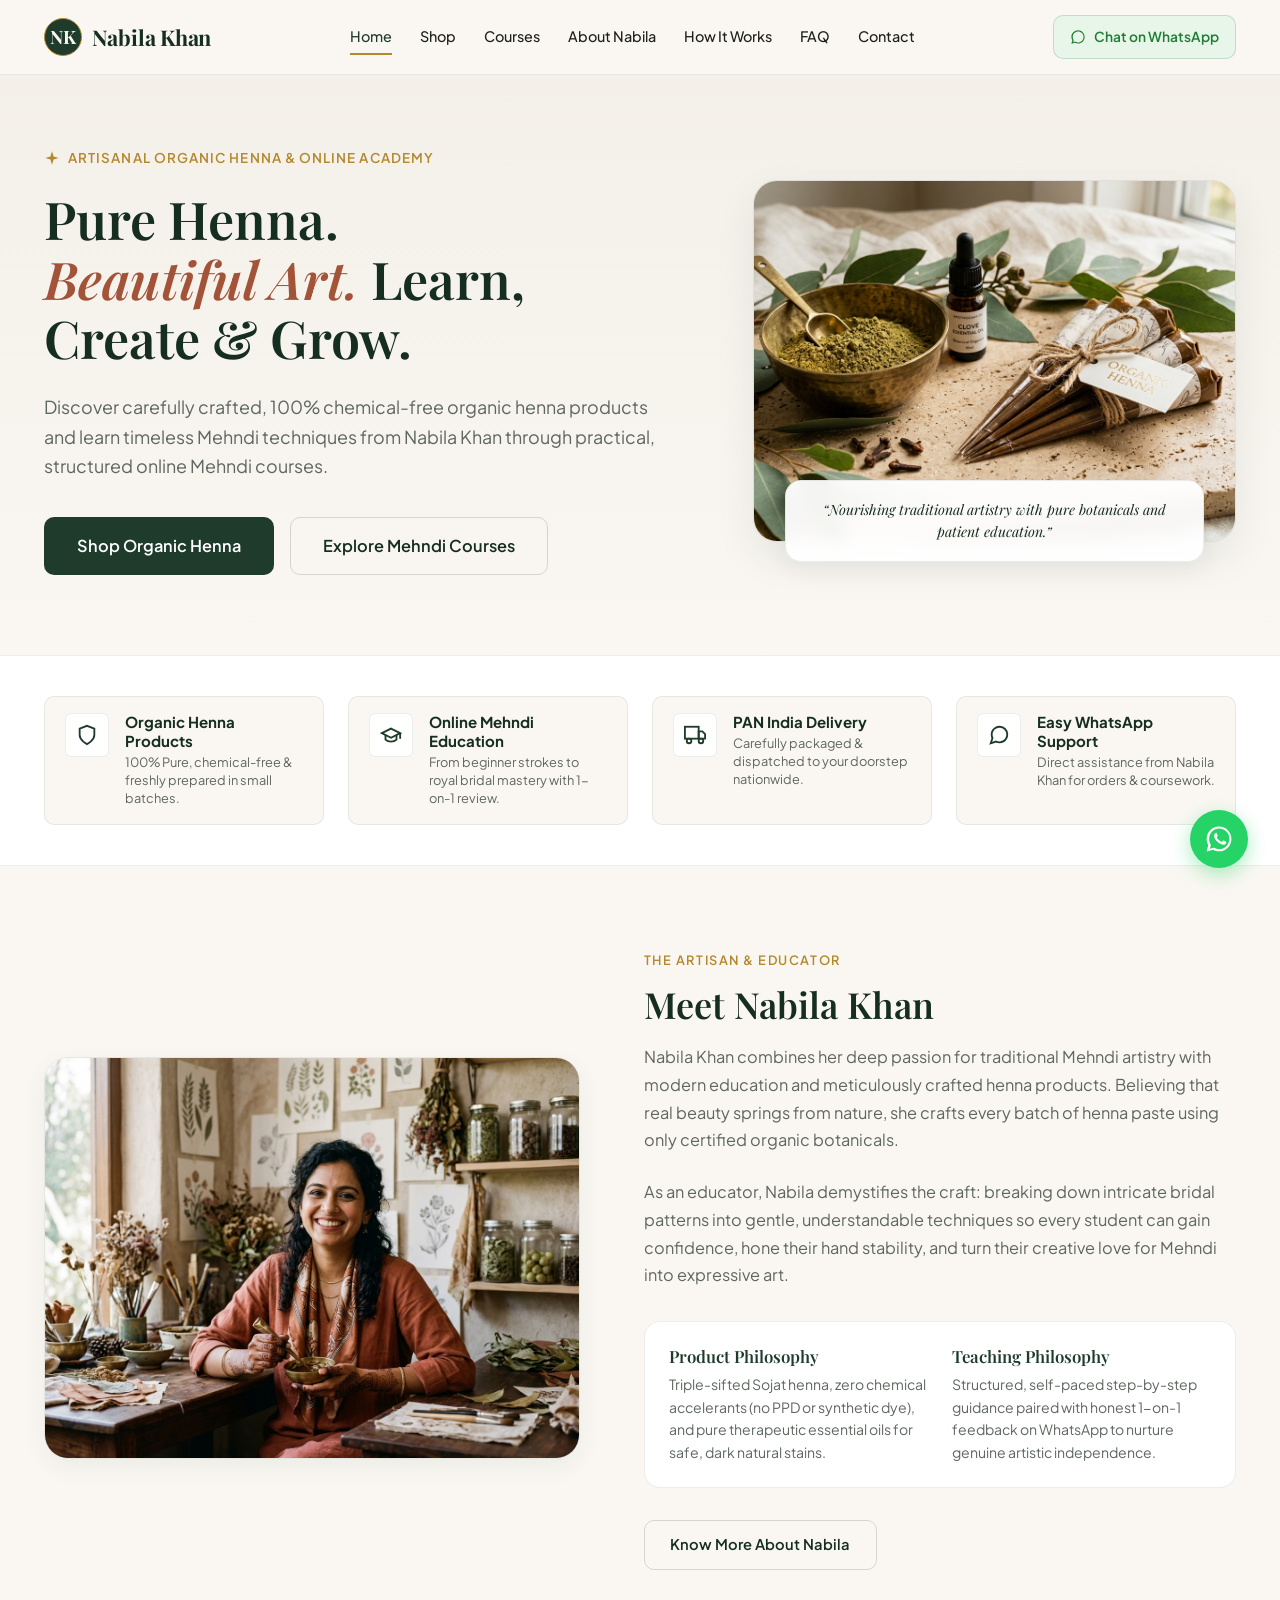
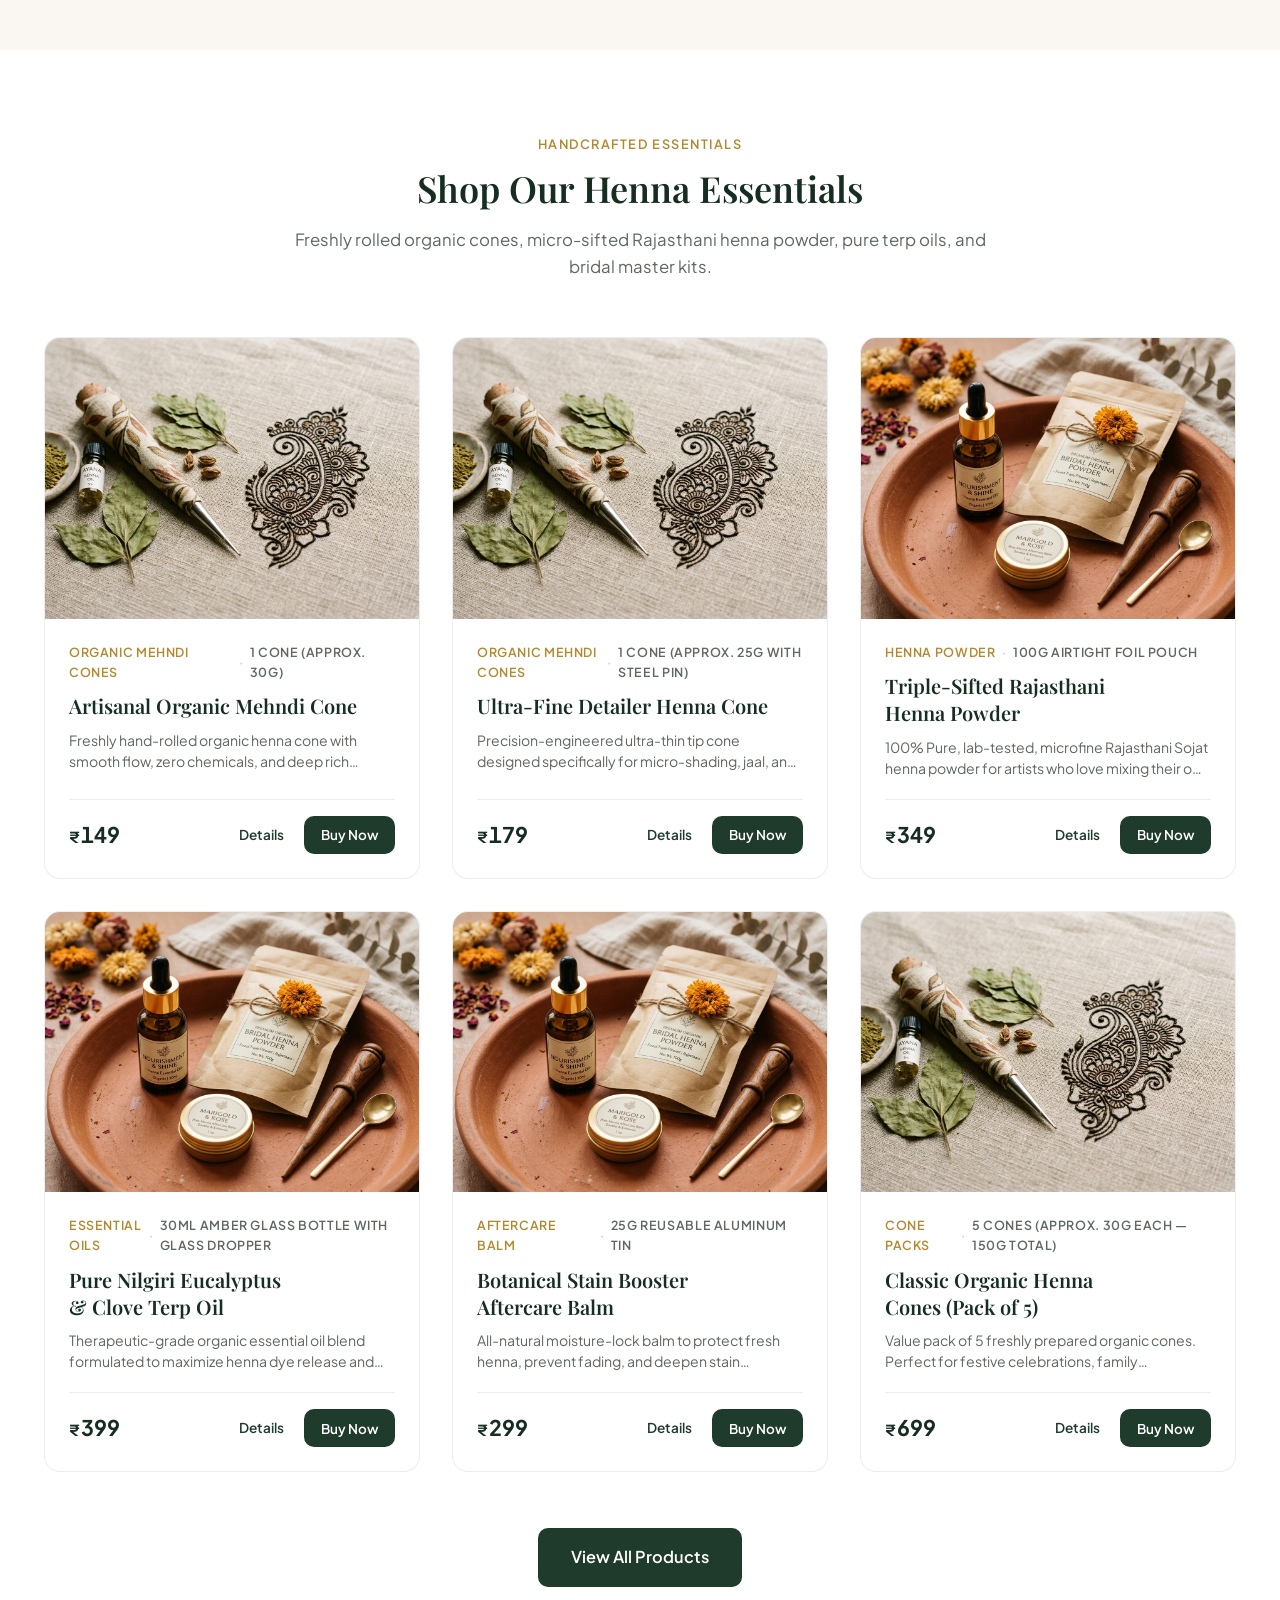
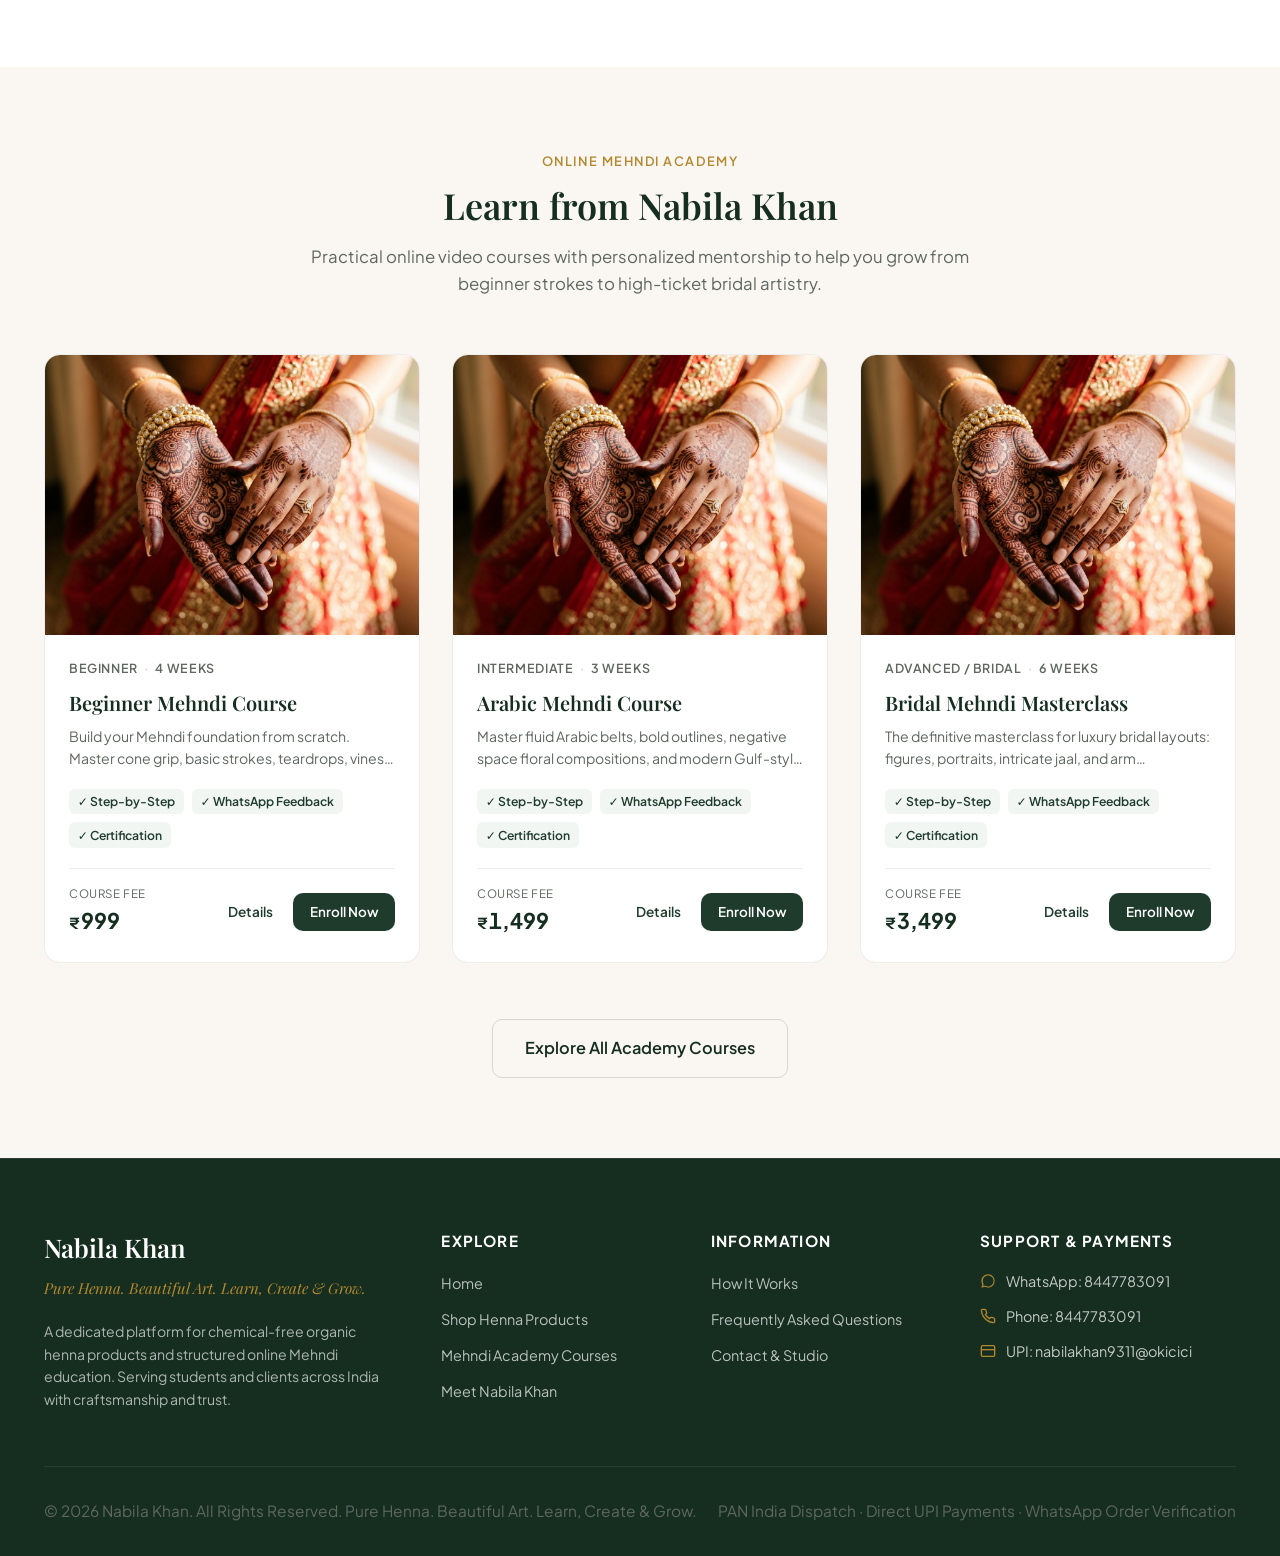
<file: index.html>
<!DOCTYPE html>
<html lang="en">
<head>
    <meta charset="UTF-8">
    <meta name="viewport" content="width=device-width, initial-scale=1.0">
    <title>Nabila Khan | Organic Henna Products & Online Mehndi Academy</title>
    <meta name="description" content="Pure Henna. Beautiful Art. Learn, Create & Grow. Discover handcrafted chemical-free organic henna products and learn master Mehndi techniques with Nabila Khan.">
    
    <!-- Open Graph / Social Sharing -->
    <meta property="og:type" content="website">
    <meta property="og:title" content="Nabila Khan | Organic Henna Products & Online Mehndi Academy">
    <meta property="og:description" content="Pure Henna. Beautiful Art. Learn, Create & Grow. Handcrafted organic henna cones, pure Rajasthani henna powder, and online Mehndi education.">
    <meta property="og:image" content="images/brand/hero.jpg">
    <meta name="twitter:card" content="summary_large_image">
    
    <link rel="stylesheet" href="css/style.css">
</head>
<body>

    <!-- Site Header (Top Bar Contract: 3 Zones) -->
    <header class="site-header">
        <div class="container header-inner">
            <!-- Zone 1: Wordmark Brand -->
            <div class="brand-zone">
                <a href="index.html" class="brand-link" aria-label="Nabila Khan Home">
                    <span class="brand-monogram">NK</span>
                    <span class="brand-name">Nabila Khan</span>
                </a>
            </div>

            <!-- Zone 2: Navigation Links -->
            <nav class="site-nav" aria-label="Primary Navigation">
                <a href="index.html" class="nav-link active">Home</a>
                <a href="shop.html" class="nav-link">Shop</a>
                <a href="courses.html" class="nav-link">Courses</a>
                <a href="about.html" class="nav-link">About Nabila</a>
                <a href="how-it-works.html" class="nav-link">How It Works</a>
                <a href="faq.html" class="nav-link">FAQ</a>
                <a href="contact.html" class="nav-link">Contact</a>
            </nav>

            <!-- Zone 3: Header Actions -->
            <div class="header-actions">
                <a href="https://wa.me/918447783091?text=Hello%20Nabila%20Khan%2C%20I%20would%20like%20to%20chat%20about%20your%20organic%20henna%20products%20and%20courses." class="btn btn-header-wa" target="_blank" rel="noopener">
                    <svg viewBox="0 0 24 24" width="16" height="16" fill="currentColor"><path d="M12.04 2C6.58 2 2.13 6.45 2.13 11.91C2.13 13.66 2.59 15.36 3.45 16.86L2.05 22L7.3 20.62C8.75 21.41 10.38 21.83 12.04 21.83C17.5 21.83 21.95 17.38 21.95 11.92C21.95 9.27 20.92 6.78 19.05 4.91C17.18 3.03 14.69 2 12.04 2M12.05 3.67C14.25 3.67 16.31 4.53 17.87 6.09C19.42 7.65 20.28 9.72 20.28 11.92C20.28 16.46 16.58 20.16 12.04 20.16C10.66 20.16 9.3 19.8 8.1 19.09L7.81 18.92L4.69 19.74L5.52 16.7L5.33 16.39C4.54 15.14 4.12 13.54 4.12 11.91C4.12 7.37 7.82 3.67 12.05 3.67"/></svg>
                    Chat on WhatsApp
                </a>

                <button class="mobile-menu-toggle" aria-label="Toggle navigation menu" aria-expanded="false">
                    <svg viewBox="0 0 24 24" width="24" height="24" fill="none" stroke="currentColor" stroke-width="2"><line x1="3" y1="12" x2="21" y2="12"/><line x1="3" y1="6" x2="21" y2="6"/><line x1="3" y1="18" x2="21" y2="18"/></svg>
                </button>
            </div>
        </div>
    </header>

    <main>
        <!-- Hero Section -->
        <section class="hero-section">
            <div class="container hero-grid">
                <div class="hero-content">
                    <div class="hero-tagline-kicker">
                        <svg class="spark-icon" viewBox="0 0 24 24"><path d="M12 2L14.4 9.6L22 12L14.4 14.4L12 22L9.6 14.4L2 12L9.6 9.6L12 2Z"/></svg>
                        Artisanal Organic Henna & Online Academy
                    </div>
                    <h1 class="hero-headline">
                        Pure Henna. <em>Beautiful Art.</em> Learn, Create &amp; Grow.
                    </h1>
                    <p class="hero-subtext">
                        Discover carefully crafted, 100% chemical-free organic henna products and learn timeless Mehndi techniques from Nabila Khan through practical, structured online Mehndi courses.
                    </p>
                    <div class="hero-cta-group">
                        <a href="shop.html" class="btn btn-primary btn-lg">Shop Organic Henna</a>
                        <a href="courses.html" class="btn btn-secondary btn-lg">Explore Mehndi Courses</a>
                    </div>
                </div>

                <div class="hero-media-wrapper">
                    <div class="hero-image-frame">
                        <img 
                            src="images/brand/hero.jpg" 
                            alt="Luxury still life of organic henna cones, raw Rajasthani henna powder, and botanical oils" 
                            class="hero-image"
                        />
                    </div>
                    <div class="hero-floating-quote">
                        “Nourishing traditional artistry with pure botanicals and patient education.”
                    </div>
                </div>
            </div>
        </section>

        <!-- Trust / Quick Highlights Strip -->
        <section class="trust-strip">
            <div class="container">
                <div class="trust-grid">
                    <div class="trust-card">
                        <div class="trust-icon-box">
                            <svg viewBox="0 0 24 24" width="22" height="22" fill="none" stroke="currentColor" stroke-width="2"><path d="M12 22s8-4 8-10V5l-8-3-8 3v7c0 6 8 10 8 10z"/></svg>
                        </div>
                        <div>
                            <h4 class="trust-card-title">Organic Henna Products</h4>
                            <p class="trust-card-desc">100% Pure, chemical-free &amp; freshly prepared in small batches.</p>
                        </div>
                    </div>

                    <div class="trust-card">
                        <div class="trust-icon-box">
                            <svg viewBox="0 0 24 24" width="22" height="22" fill="none" stroke="currentColor" stroke-width="2"><path d="M22 10v6M2 10l10-5 10 5-10 5z"/><path d="M6 12v5c3 3 9 3 12 0v-5"/></svg>
                        </div>
                        <div>
                            <h4 class="trust-card-title">Online Mehndi Education</h4>
                            <p class="trust-card-desc">From beginner strokes to royal bridal mastery with 1-on-1 review.</p>
                        </div>
                    </div>

                    <div class="trust-card">
                        <div class="trust-icon-box">
                            <svg viewBox="0 0 24 24" width="22" height="22" fill="none" stroke="currentColor" stroke-width="2"><rect x="1" y="3" width="15" height="13"/><polygon points="16 8 20 8 23 11 23 16 16 16 16 8"/><circle cx="5.5" cy="18.5" r="2.5"/><circle cx="18.5" cy="18.5" r="2.5"/></svg>
                        </div>
                        <div>
                            <h4 class="trust-card-title">PAN India Delivery</h4>
                            <p class="trust-card-desc">Carefully packaged &amp; dispatched to your doorstep nationwide.</p>
                        </div>
                    </div>

                    <div class="trust-card">
                        <div class="trust-icon-box">
                            <svg viewBox="0 0 24 24" width="22" height="22" fill="none" stroke="currentColor" stroke-width="2"><path d="M21 11.5a8.38 8.38 0 0 1-.9 3.8 8.5 8.5 0 0 1-7.6 4.7 8.38 8.38 0 0 1-3.8-.9L3 21l1.9-5.7a8.38 8.38 0 0 1-.9-3.8 8.5 8.5 0 0 1 4.7-7.6 8.38 8.38 0 0 1 3.8-.9h.5a8.48 8.48 0 0 1 8 8v.5z"/></svg>
                        </div>
                        <div>
                            <h4 class="trust-card-title">Easy WhatsApp Support</h4>
                            <p class="trust-card-desc">Direct assistance from Nabila Khan for orders &amp; coursework.</p>
                        </div>
                    </div>
                </div>
            </div>
        </section>

        <!-- About Brand Section -->
        <section class="about-brand-section section-padding">
            <div class="container about-split-grid">
                <div class="about-portrait-frame">
                    <img 
                        src="images/brand/nabila.jpg" 
                        alt="Nabila Khan Mehndi Educator and Organic Henna Artisan" 
                        class="about-portrait"
                    />
                </div>

                <div class="about-content">
                    <span class="section-eyebrow">The Artisan &amp; Educator</span>
                    <h2 class="section-title">Meet Nabila Khan</h2>
                    <p class="about-bio-prose">
                        Nabila Khan combines her deep passion for traditional Mehndi artistry with modern education and meticulously crafted henna products. Believing that real beauty springs from nature, she crafts every batch of henna paste using only certified organic botanicals.
                    </p>
                    <p class="about-bio-prose">
                        As an educator, Nabila demystifies the craft: breaking down intricate bridal patterns into gentle, understandable techniques so every student can gain confidence, hone their hand stability, and turn their creative love for Mehndi into expressive art.
                    </p>

                    <div class="about-philosophy-grid">
                        <div class="philosophy-item">
                            <h4>Product Philosophy</h4>
                            <p>Triple-sifted Sojat henna, zero chemical accelerants (no PPD or synthetic dye), and pure therapeutic essential oils for safe, dark natural stains.</p>
                        </div>
                        <div class="philosophy-item">
                            <h4>Teaching Philosophy</h4>
                            <p>Structured, self-paced step-by-step guidance paired with honest 1-on-1 feedback on WhatsApp to nurture genuine artistic independence.</p>
                        </div>
                    </div>

                    <a href="about.html" class="btn btn-secondary">Know More About Nabila</a>
                </div>
            </div>
        </section>

        <!-- Featured Products Section -->
        <section class="section-padding" style="background-color: #FFFFFF;">
            <div class="container">
                <div class="section-header">
                    <span class="section-eyebrow">Handcrafted Essentials</span>
                    <h2 class="section-title">Shop Our Henna Essentials</h2>
                    <p class="section-subtitle">
                        Freshly rolled organic cones, micro-sifted Rajasthani henna powder, pure terp oils, and bridal master kits.
                    </p>
                </div>

                <!-- Dynamic Featured Product Grid from products.js -->
                <div class="products-grid" id="home-featured-products-grid">
                    <!-- Loaded dynamically via JavaScript -->
                </div>

                <div class="text-center" style="text-align: center; margin-top: 3.5rem;">
                    <a href="shop.html" class="btn btn-primary btn-lg">View All Products</a>
                </div>
            </div>
        </section>

        <!-- Featured Courses Section -->
        <section class="section-padding" style="background-color: var(--color-canvas-cream);">
            <div class="container">
                <div class="section-header">
                    <span class="section-eyebrow">Online Mehndi Academy</span>
                    <h2 class="section-title">Learn from Nabila Khan</h2>
                    <p class="section-subtitle">
                        Practical online video courses with personalized mentorship to help you grow from beginner strokes to high-ticket bridal artistry.
                    </p>
                </div>

                <!-- Dynamic Course Grid from courses.js -->
                <div class="courses-grid" id="home-featured-courses-grid">
                    <!-- Loaded dynamically via JavaScript -->
                </div>

                <div class="text-center" style="text-align: center; margin-top: 3.5rem;">
                    <a href="courses.html" class="btn btn-secondary btn-lg">Explore All Academy Courses</a>
                </div>
            </div>
        </section>
    </main>

    <!-- Global Footer -->
    <footer class="site-footer">
        <div class="container">
            <div class="footer-grid">
                <div class="footer-brand">
                    <h3>Nabila Khan</h3>
                    <p class="footer-tagline">Pure Henna. Beautiful Art. Learn, Create &amp; Grow.</p>
                    <p class="footer-desc">
                        A dedicated platform for chemical-free organic henna products and structured online Mehndi education. Serving students and clients across India with craftsmanship and trust.
                    </p>
                </div>

                <div class="footer-column">
                    <h4 class="footer-column-title">Explore</h4>
                    <ul class="footer-links">
                        <li><a href="index.html">Home</a></li>
                        <li><a href="shop.html">Shop Henna Products</a></li>
                        <li><a href="courses.html">Mehndi Academy Courses</a></li>
                        <li><a href="about.html">Meet Nabila Khan</a></li>
                    </ul>
                </div>

                <div class="footer-column">
                    <h4 class="footer-column-title">Information</h4>
                    <ul class="footer-links">
                        <li><a href="how-it-works.html">How It Works</a></li>
                        <li><a href="faq.html">Frequently Asked Questions</a></li>
                        <li><a href="contact.html">Contact &amp; Studio</a></li>
                    </ul>
                </div>

                <div class="footer-column">
                    <h4 class="footer-column-title">Support &amp; Payments</h4>
                    <div class="footer-contact-item">
                        <svg viewBox="0 0 24 24" width="16" height="16" fill="currentColor"><path d="M12.04 2C6.58 2 2.13 6.45 2.13 11.91C2.13 13.66 2.59 15.36 3.45 16.86L2.05 22L7.3 20.62C8.75 21.41 10.38 21.83 12.04 21.83C17.5 21.83 21.95 17.38 21.95 11.92C21.95 9.27 20.92 6.78 19.05 4.91C17.18 3.03 14.69 2 12.04 2M12.05 3.67C14.25 3.67 16.31 4.53 17.87 6.09C19.42 7.65 20.28 9.72 20.28 11.92C20.28 16.46 16.58 20.16 12.04 20.16C10.66 20.16 9.3 19.8 8.1 19.09L7.81 18.92L4.69 19.74L5.52 16.7L5.33 16.39C4.54 15.14 4.12 13.54 4.12 11.91C4.12 7.37 7.82 3.67 12.05 3.67"/></svg>
                        <span>WhatsApp: 8447783091</span>
                    </div>
                    <div class="footer-contact-item">
                        <svg viewBox="0 0 24 24" width="16" height="16" fill="none" stroke="currentColor" stroke-width="2"><path d="M22 16.92v3a2 2 0 0 1-2.18 2 19.79 19.79 0 0 1-8.63-3.07 19.5 19.5 0 0 1-6-6 19.79 19.79 0 0 1-3.07-8.67A2 2 0 0 1 4.11 2h3a2 2 0 0 1 2 1.72 12.84 12.84 0 0 0 .7 2.81 2 2 0 0 1-.45 2.11L8.09 9.91a16 16 0 0 0 6 6l1.27-1.27a2 2 0 0 1 2.11-.45 12.84 12.84 0 0 0 2.81.7A2 2 0 0 1 22 16.92z"/></svg>
                        <span>Phone: 8447783091</span>
                    </div>
                    <div class="footer-contact-item">
                        <svg viewBox="0 0 24 24" width="16" height="16" fill="none" stroke="currentColor" stroke-width="2"><rect x="2" y="4" width="20" height="16" rx="2"/><line x1="2" y1="10" x2="22" y2="10"/></svg>
                        <span>UPI: nabilakhan9311@okicici</span>
                    </div>
                </div>
            </div>

            <div class="footer-bottom-bar">
                <p>&copy; 2026 Nabila Khan. All Rights Reserved. Pure Henna. Beautiful Art. Learn, Create &amp; Grow.</p>
                <p>PAN India Dispatch · Direct UPI Payments · WhatsApp Order Verification</p>
            </div>
        </div>
    </footer>

    <!-- Global Floating WhatsApp Button (Section 29) -->
    <a href="https://wa.me/918447783091?text=Hello%20Nabila%20Khan%2C%20I%20have%20an%20inquiry%20regarding%20your%20organic%20henna%20products%20and%20courses." class="floating-wa-btn" aria-label="Chat on WhatsApp" target="_blank" rel="noopener">
        <svg viewBox="0 0 24 24" width="30" height="30" fill="currentColor"><path d="M12.04 2C6.58 2 2.13 6.45 2.13 11.91C2.13 13.66 2.59 15.36 3.45 16.86L2.05 22L7.3 20.62C8.75 21.41 10.38 21.83 12.04 21.83C17.5 21.83 21.95 17.38 21.95 11.92C21.95 9.27 20.92 6.78 19.05 4.91C17.18 3.03 14.69 2 12.04 2M12.05 3.67C14.25 3.67 16.31 4.53 17.87 6.09C19.42 7.65 20.28 9.72 20.28 11.92C20.28 16.46 16.58 20.16 12.04 20.16C10.66 20.16 9.3 19.8 8.1 19.09L7.81 18.92L4.69 19.74L5.52 16.7L5.33 16.39C4.54 15.14 4.12 13.54 4.12 11.91C4.12 7.37 7.82 3.67 12.05 3.67M9.53 7.33C9.36 7.33 9.09 7.39 8.86 7.64C8.63 7.89 8 8.48 8 9.68C8 10.88 8.88 12.04 9 12.2C9.13 12.37 10.72 14.82 13.16 15.87C13.74 16.12 14.19 16.27 14.54 16.38C15.12 16.57 15.65 16.54 16.07 16.48C16.53 16.41 17.5 15.89 17.7 15.32C17.9 14.75 17.9 14.27 17.84 14.17C17.78 14.07 17.63 14.01 17.4 13.9C17.17 13.79 16.04 13.23 15.83 13.16C15.63 13.08 15.48 13.05 15.33 13.27C15.19 13.5 14.76 14.01 14.63 14.17C14.5 14.32 14.37 14.34 14.14 14.23C13.91 14.11 12.95 13.8 11.82 12.79C10.94 12 10.34 11.03 10.22 10.82C10.1 10.6 10.21 10.47 10.32 10.36C10.43 10.25 10.56 10.07 10.68 9.93C10.79 9.79 10.83 9.68 10.91 9.53C10.98 9.38 10.94 9.25 10.89 9.14C10.83 9.03 10.37 7.9 10.18 7.44C9.99 6.99 9.8 7.05 9.66 7.05L9.53 7.33Z"/></svg>
        <span class="floating-wa-tooltip">Chat with Nabila</span>
    </a>

    <!-- Back to Top -->
    <button class="back-to-top" aria-label="Scroll back to top">
        <svg viewBox="0 0 24 24" width="20" height="20" fill="none" stroke="currentColor" stroke-width="2"><polyline points="18 15 12 9 6 15"/></svg>
    </button>

    <!-- JavaScript Modules (Data-driven Architecture) -->
    <script src="js/products.js"></script>
    <script src="js/courses.js"></script>
    <script src="js/upi.js"></script>
    <script src="js/whatsapp.js"></script>
    <script src="js/main.js"></script>
    <script>
        // Populate featured products on homepage
        document.addEventListener("DOMContentLoaded", () => {
            const productGrid = document.getElementById("home-featured-products-grid");
            if (productGrid && typeof products !== 'undefined') {
                // Show first 6 products
                const featured = products.slice(0, 6);
                productGrid.innerHTML = featured.map(p => `
                    <article class="product-card">
                        <a href="product.html?id=${encodeURIComponent(p.id)}" class="product-card-media">
                            <img src="${p.image}" alt="${escapeHtml(p.name)}" loading="lazy" class="product-image" onerror="this.onerror=null; this.src='images/brand/hero.jpg';" />
                        </a>
                        <div class="product-card-body">
                            <div class="product-meta-row">
                                <span class="product-category-meta">${escapeHtml(p.category)}</span>
                                <span class="product-dot-separator">·</span>
                                <span class="product-pack-meta">${escapeHtml(p.packSize)}</span>
                            </div>
                            <h3 class="product-title">
                                <a href="product.html?id=${encodeURIComponent(p.id)}">${escapeHtml(p.name)}</a>
                            </h3>
                            <p class="product-short-desc">${escapeHtml(p.shortDescription)}</p>
                            <div class="product-footer-row">
                                <div class="product-price-wrapper">
                                    <span class="product-currency">₹</span>
                                    <span class="product-price-val">${p.price.toLocaleString('en-IN')}</span>
                                </div>
                                <div class="product-actions-group">
                                    <a href="product.html?id=${encodeURIComponent(p.id)}" class="btn-card-link">Details</a>
                                    <a href="checkout.html?id=${encodeURIComponent(p.id)}&qty=1" class="btn btn-sm btn-primary">Buy Now</a>
                                </div>
                            </div>
                        </div>
                    </article>
                `).join("");
            }

            // Populate featured courses on homepage
            const courseGrid = document.getElementById("home-featured-courses-grid");
            if (courseGrid && typeof courses !== 'undefined') {
                // Show first 3 courses
                const featuredCourses = courses.slice(0, 3);
                courseGrid.innerHTML = featuredCourses.map(c => `
                    <article class="course-card">
                        <a href="course.html?id=${encodeURIComponent(c.id)}" class="course-card-media">
                            <img src="${c.image}" alt="${escapeHtml(c.title)}" loading="lazy" class="course-image" onerror="this.onerror=null; this.src='images/brand/hero.jpg';" />
                        </a>
                        <div class="course-card-body">
                            <div class="course-meta-row">
                                <span class="course-level-meta">${escapeHtml(c.level)}</span>
                                <span class="meta-dot">·</span>
                                <span class="course-duration-meta">${escapeHtml(c.duration)}</span>
                            </div>
                            <h3 class="course-title">
                                <a href="course.html?id=${encodeURIComponent(c.id)}">${escapeHtml(c.title)}</a>
                            </h3>
                            <p class="course-short-desc">${escapeHtml(c.shortDescription)}</p>
                            <div class="course-highlights-mini">
                                <span class="highlight-tag">✓ Step-by-Step</span>
                                <span class="highlight-tag">✓ WhatsApp Feedback</span>
                                <span class="highlight-tag">✓ Certification</span>
                            </div>
                            <div class="course-footer-row">
                                <div class="course-fee-wrapper">
                                    <span class="fee-label">Course Fee</span>
                                    <div class="fee-amount">
                                        <span class="currency">₹</span>
                                        <span class="digits">${c.price.toLocaleString('en-IN')}</span>
                                    </div>
                                </div>
                                <div class="course-actions-group">
                                    <a href="course.html?id=${encodeURIComponent(c.id)}" class="btn-card-link">Details</a>
                                    <a href="course-checkout.html?id=${encodeURIComponent(c.id)}" class="btn btn-sm btn-primary">Enroll Now</a>
                                </div>
                            </div>
                        </div>
                    </article>
                `).join("");
            }
        });
    </script>
</body>
</html>
</file>
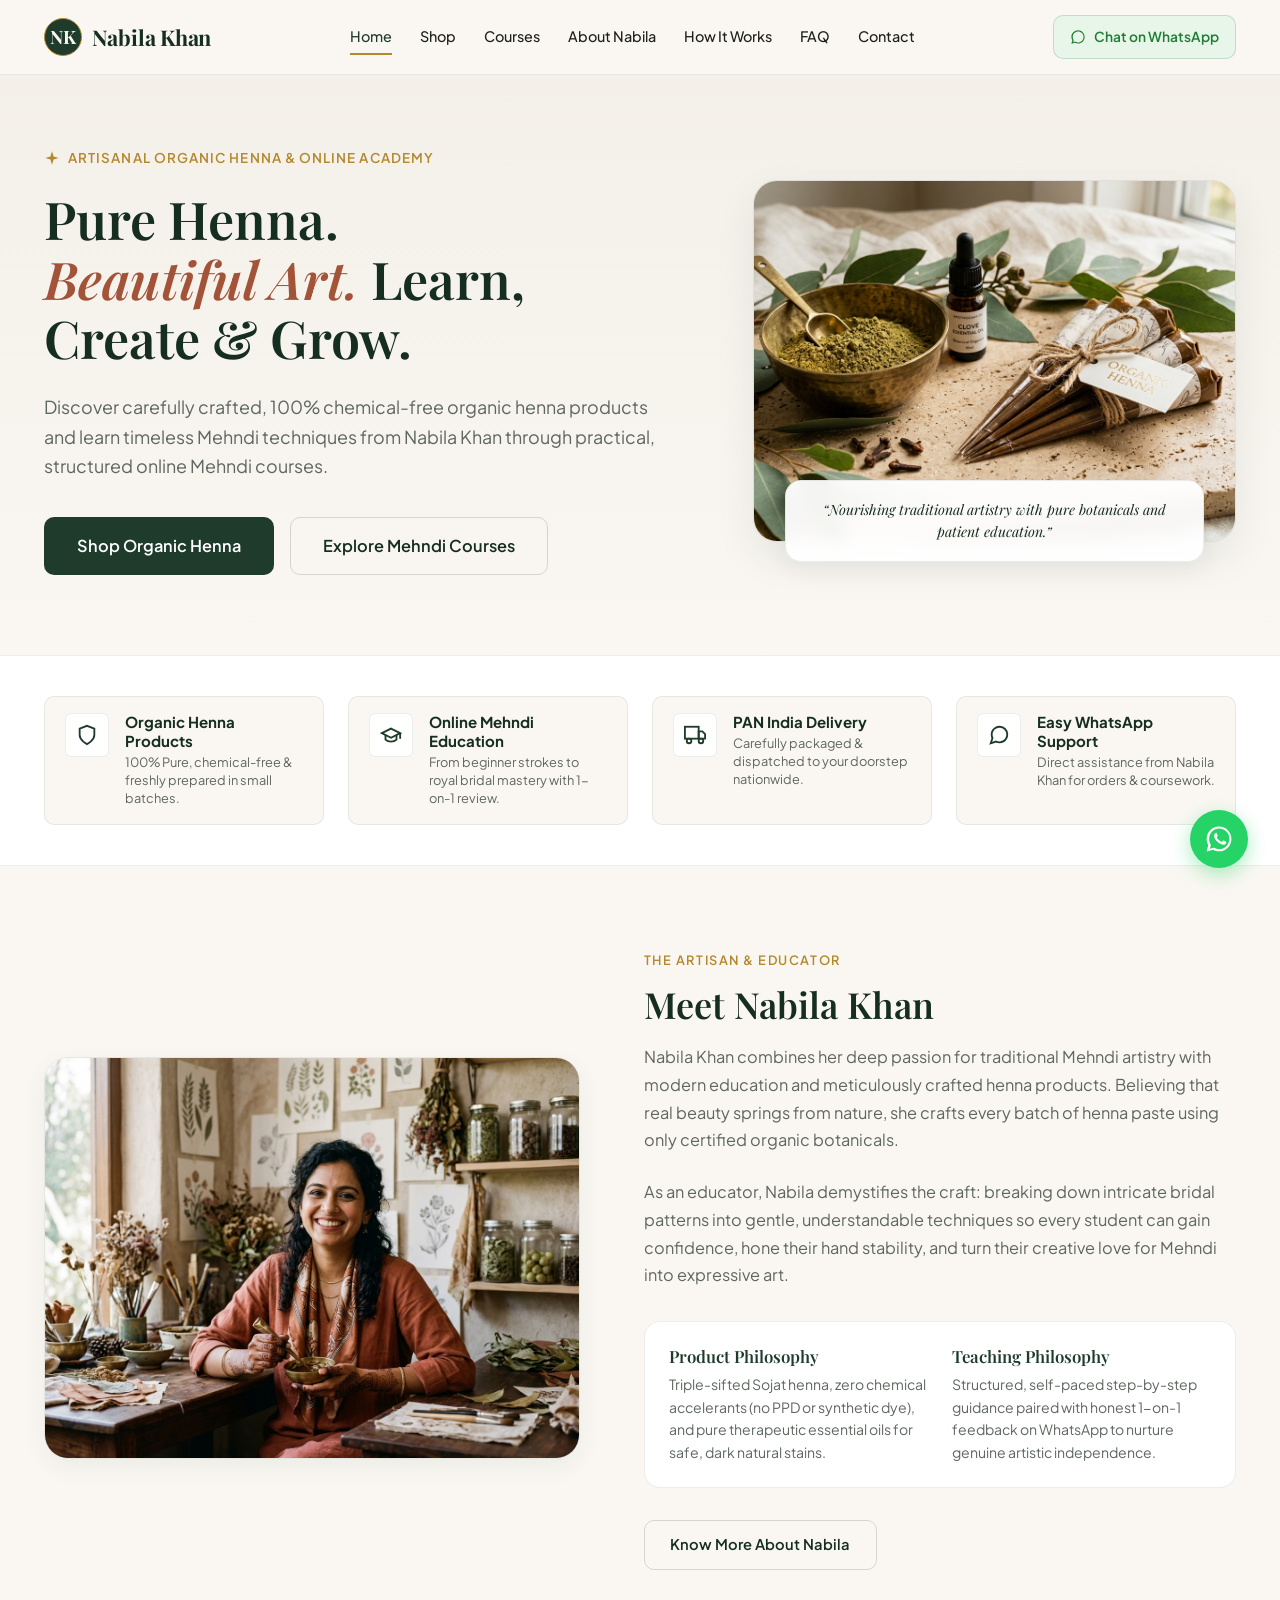
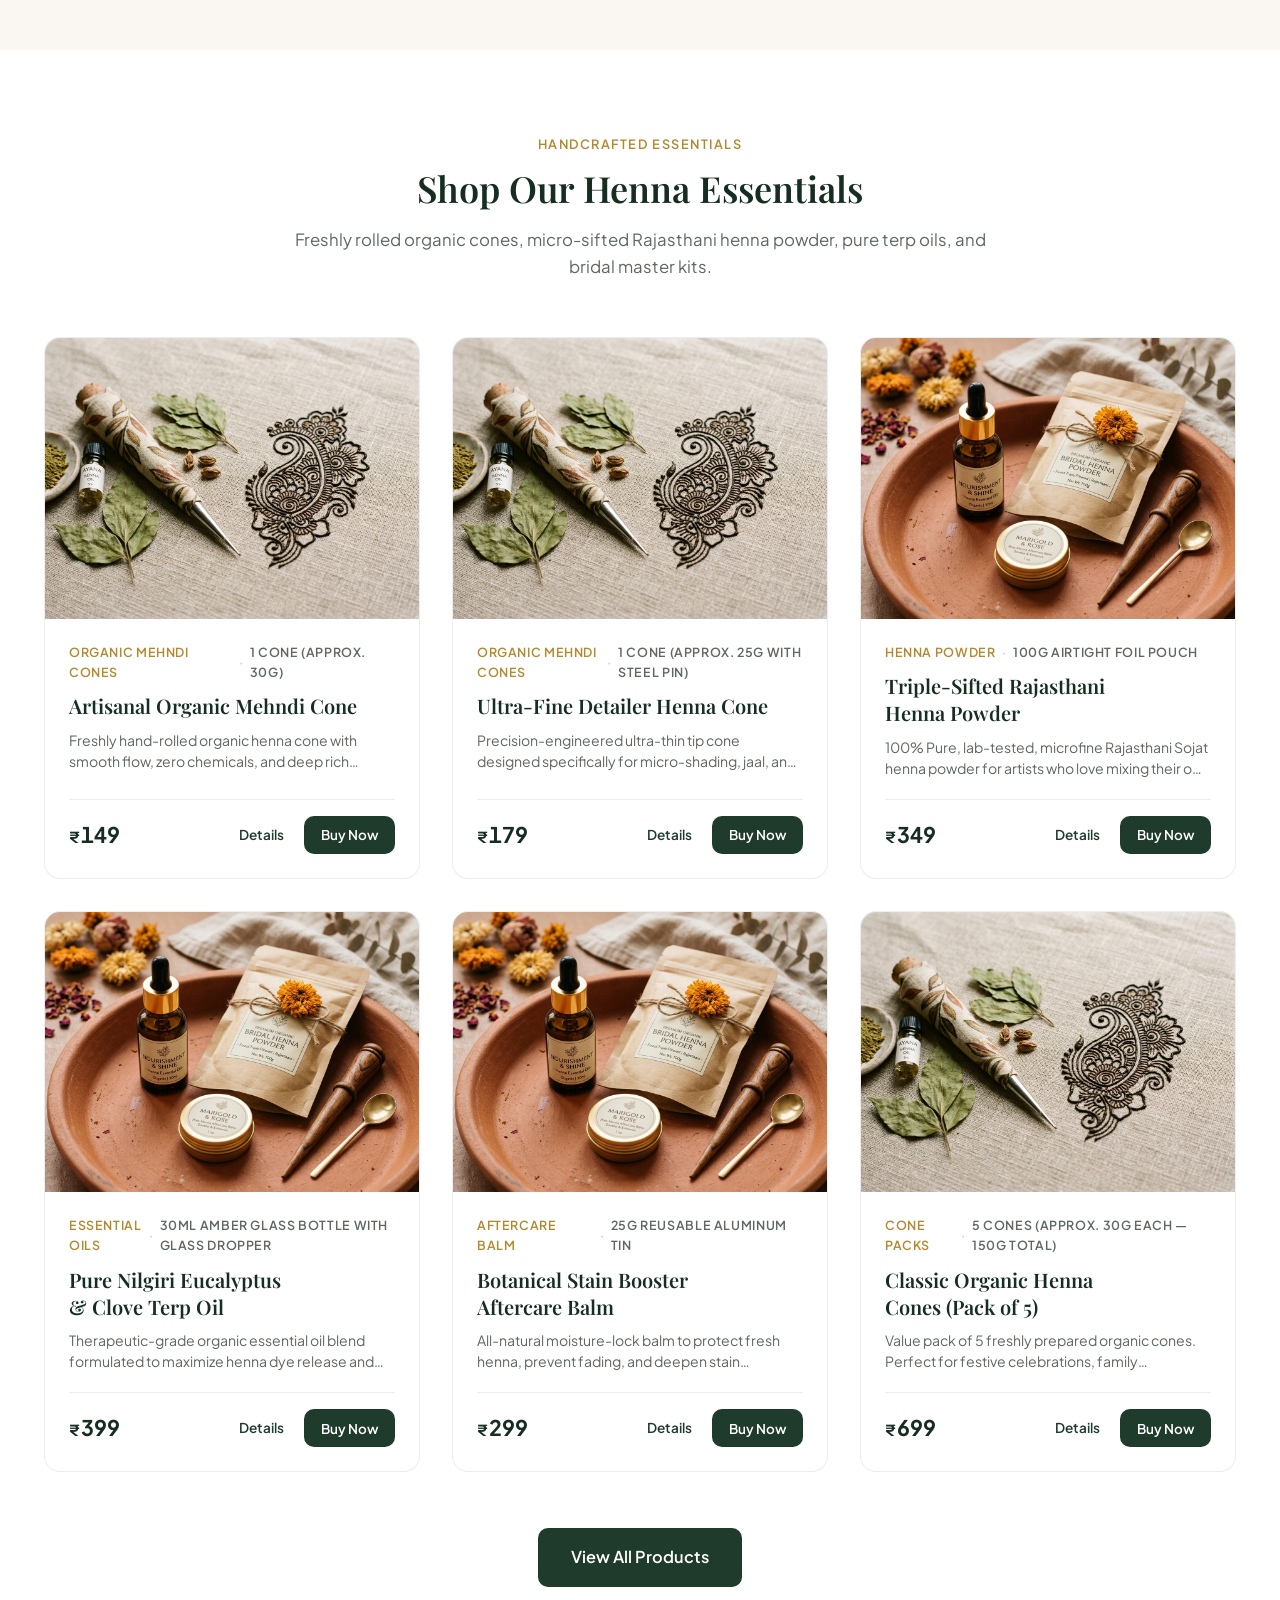
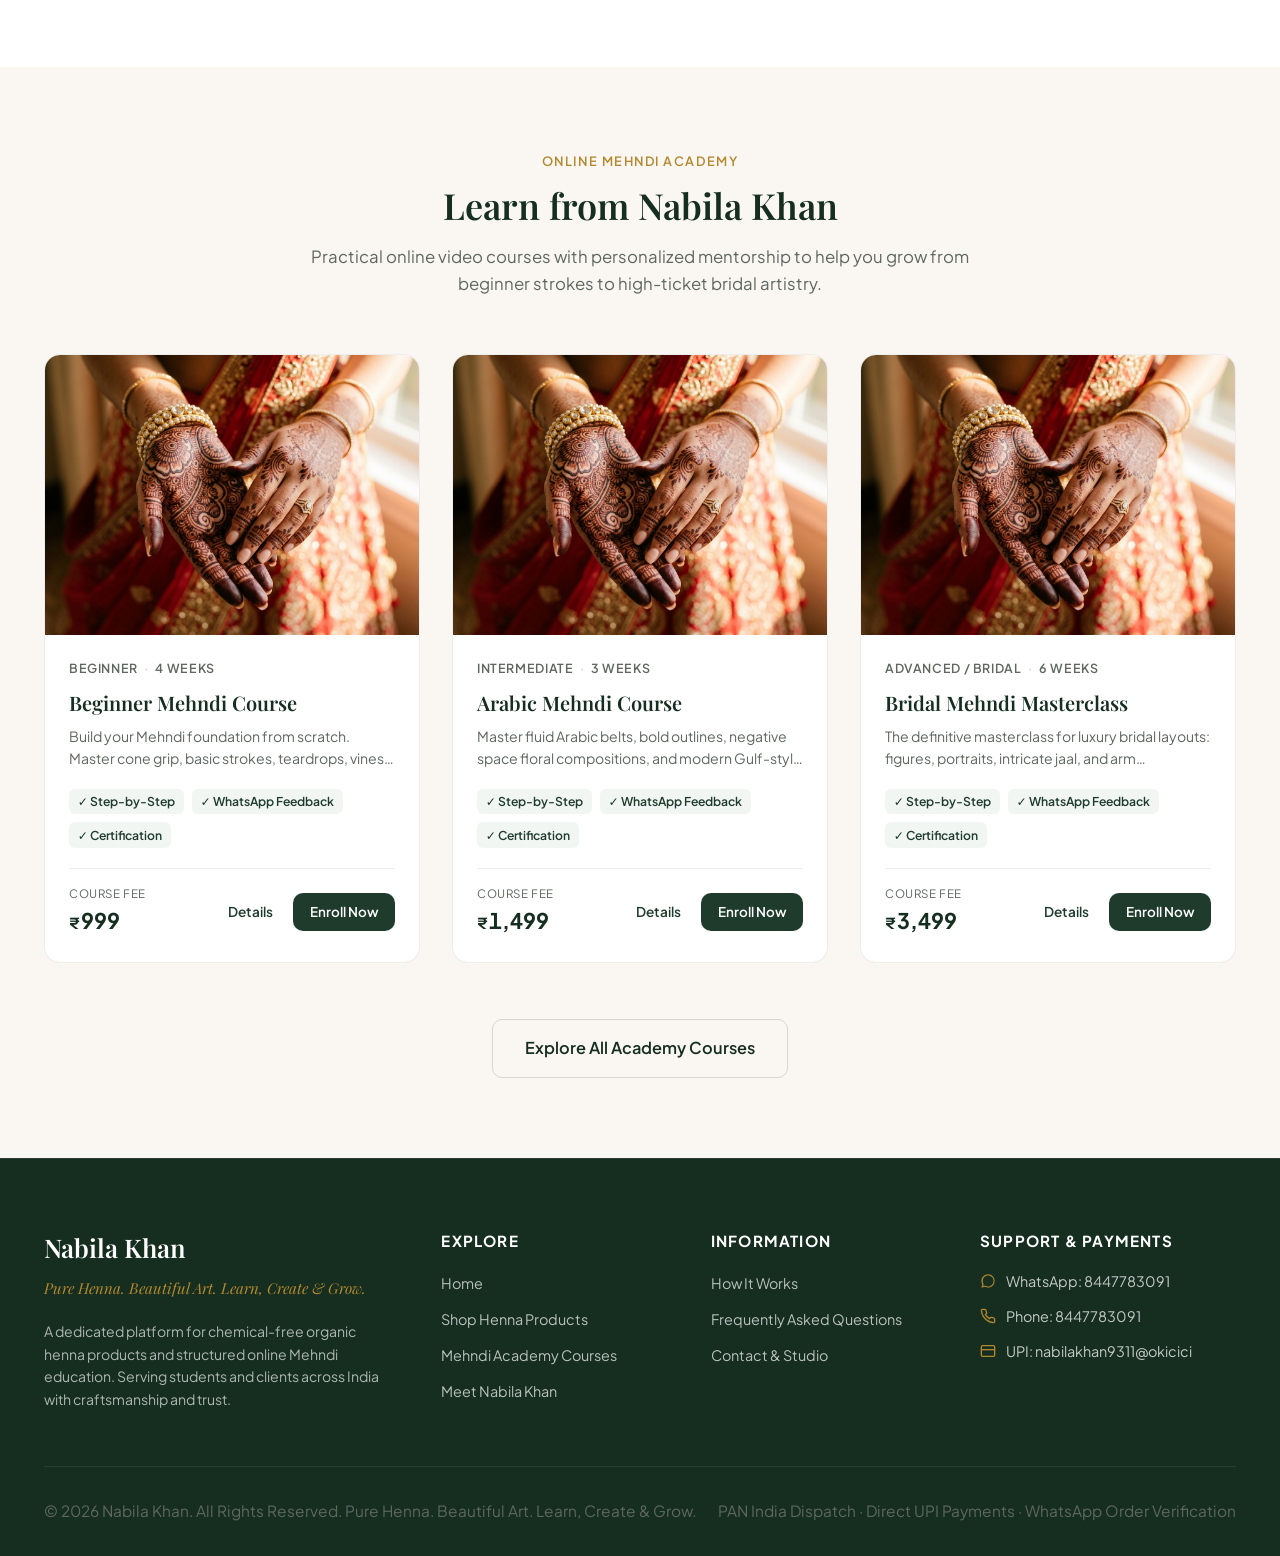
<file: public/index.html>
<!DOCTYPE html>
<html lang="en">
<head>
    <meta charset="UTF-8">
    <meta name="viewport" content="width=device-width, initial-scale=1.0">
    <title>Nabila Khan | Organic Henna Products & Online Mehndi Academy</title>
    <meta name="description" content="Pure Henna. Beautiful Art. Learn, Create & Grow. Discover handcrafted chemical-free organic henna products and learn master Mehndi techniques with Nabila Khan.">
    
    <!-- Open Graph / Social Sharing -->
    <meta property="og:type" content="website">
    <meta property="og:title" content="Nabila Khan | Organic Henna Products & Online Mehndi Academy">
    <meta property="og:description" content="Pure Henna. Beautiful Art. Learn, Create & Grow. Handcrafted organic henna cones, pure Rajasthani henna powder, and online Mehndi education.">
    <meta property="og:image" content="images/brand/hero.jpg">
    <meta name="twitter:card" content="summary_large_image">
    
    <link rel="stylesheet" href="css/style.css">
</head>
<body>

    <!-- Site Header (Top Bar Contract: 3 Zones) -->
    <header class="site-header">
        <div class="container header-inner">
            <!-- Zone 1: Wordmark Brand -->
            <div class="brand-zone">
                <a href="index.html" class="brand-link" aria-label="Nabila Khan Home">
                    <span class="brand-monogram">NK</span>
                    <span class="brand-name">Nabila Khan</span>
                </a>
            </div>

            <!-- Zone 2: Navigation Links -->
            <nav class="site-nav" aria-label="Primary Navigation">
                <a href="index.html" class="nav-link active">Home</a>
                <a href="shop.html" class="nav-link">Shop</a>
                <a href="courses.html" class="nav-link">Courses</a>
                <a href="about.html" class="nav-link">About Nabila</a>
                <a href="how-it-works.html" class="nav-link">How It Works</a>
                <a href="faq.html" class="nav-link">FAQ</a>
                <a href="contact.html" class="nav-link">Contact</a>
                <div class="mobile-nav-cta">
                    <a href="https://wa.me/918447783091?text=Hello%20Nabila%20Khan%2C%20I%20would%20like%20to%20chat%20about%20your%20organic%20henna%20products%20and%20courses." class="btn btn-whatsapp btn-block" target="_blank" rel="noopener">
                        <svg viewBox="0 0 24 24" width="18" height="18" fill="currentColor"><path d="M12.04 2C6.58 2 2.13 6.45 2.13 11.91C2.13 13.66 2.59 15.36 3.45 16.86L2.05 22L7.3 20.62C8.75 21.41 10.38 21.83 12.04 21.83C17.5 21.83 21.95 17.38 21.95 11.92C21.95 9.27 20.92 6.78 19.05 4.91C17.18 3.03 14.69 2 12.04 2M12.05 3.67C14.25 3.67 16.31 4.53 17.87 6.09C19.42 7.65 20.28 9.72 20.28 11.92C20.28 16.46 16.58 20.16 12.04 20.16C10.66 20.16 9.3 19.8 8.1 19.09L7.81 18.92L4.69 19.74L5.52 16.7L5.33 16.39C4.54 15.14 4.12 13.54 4.12 11.91C4.12 7.37 7.82 3.67 12.05 3.67M9.53 7.33C9.36 7.33 9.09 7.39 8.86 7.64C8.63 7.89 8 8.48 8 9.68C8 10.88 8.88 12.04 9 12.2C9.13 12.37 10.72 14.82 13.16 15.87C13.74 16.12 14.19 16.27 14.54 16.38C15.12 16.57 15.65 16.54 16.07 16.48C16.53 16.41 17.5 15.89 17.7 15.32C17.9 14.75 17.9 14.27 17.84 14.17C17.78 14.07 17.63 14.01 17.4 13.9C17.17 13.79 16.04 13.23 15.83 13.16C15.63 13.08 15.48 13.05 15.33 13.27C15.19 13.5 14.76 14.01 14.63 14.17C14.5 14.32 14.37 14.34 14.14 14.23C13.91 14.11 12.95 13.8 11.82 12.79C10.94 12 10.34 11.03 10.22 10.82C10.1 10.6 10.21 10.47 10.32 10.36C10.43 10.25 10.56 10.07 10.68 9.93C10.79 9.79 10.83 9.68 10.91 9.53C10.98 9.38 10.94 9.25 10.89 9.14C10.83 9.03 10.37 7.9 10.18 7.44C9.99 6.99 9.8 7.05 9.66 7.05L9.53 7.33Z"/></svg>
                        Chat on WhatsApp
                    </a>
                </div>
            </nav>

            <!-- Zone 3: Header Actions -->
            <div class="header-actions">
                <a href="https://wa.me/918447783091?text=Hello%20Nabila%20Khan%2C%20I%20would%20like%20to%20chat%20about%20your%20organic%20henna%20products%20and%20courses." class="btn btn-header-wa" target="_blank" rel="noopener">
                    <svg viewBox="0 0 24 24" width="16" height="16" fill="currentColor"><path d="M12.04 2C6.58 2 2.13 6.45 2.13 11.91C2.13 13.66 2.59 15.36 3.45 16.86L2.05 22L7.3 20.62C8.75 21.41 10.38 21.83 12.04 21.83C17.5 21.83 21.95 17.38 21.95 11.92C21.95 9.27 20.92 6.78 19.05 4.91C17.18 3.03 14.69 2 12.04 2M12.05 3.67C14.25 3.67 16.31 4.53 17.87 6.09C19.42 7.65 20.28 9.72 20.28 11.92C20.28 16.46 16.58 20.16 12.04 20.16C10.66 20.16 9.3 19.8 8.1 19.09L7.81 18.92L4.69 19.74L5.52 16.7L5.33 16.39C4.54 15.14 4.12 13.54 4.12 11.91C4.12 7.37 7.82 3.67 12.05 3.67"/></svg>
                    Chat on WhatsApp
                </a>

                <button class="mobile-menu-toggle" aria-label="Toggle navigation menu" aria-expanded="false">
                    <svg viewBox="0 0 24 24" width="24" height="24" fill="none" stroke="currentColor" stroke-width="2"><line x1="3" y1="12" x2="21" y2="12"/><line x1="3" y1="6" x2="21" y2="6"/><line x1="3" y1="18" x2="21" y2="18"/></svg>
                </button>
            </div>
        </div>
    </header>

    <main>
        <!-- Hero Section -->
        <section class="hero-section">
            <div class="container hero-grid">
                <div class="hero-content">
                    <div class="hero-tagline-kicker">
                        <svg class="spark-icon" viewBox="0 0 24 24"><path d="M12 2L14.4 9.6L22 12L14.4 14.4L12 22L9.6 14.4L2 12L9.6 9.6L12 2Z"/></svg>
                        Artisanal Organic Henna & Online Academy
                    </div>
                    <h1 class="hero-headline">
                        Pure Henna. <em>Beautiful Art.</em> Learn, Create &amp; Grow.
                    </h1>
                    <p class="hero-subtext">
                        Discover carefully crafted, 100% chemical-free organic henna products and learn timeless Mehndi techniques from Nabila Khan through practical, structured online Mehndi courses.
                    </p>
                    <div class="hero-cta-group">
                        <a href="shop.html" class="btn btn-primary btn-lg">Shop Organic Henna</a>
                        <a href="courses.html" class="btn btn-secondary btn-lg">Explore Mehndi Courses</a>
                    </div>
                </div>

                <div class="hero-media-wrapper">
                    <div class="hero-image-frame">
                        <img 
                            src="images/brand/hero.jpg" 
                            alt="Luxury still life of organic henna cones, raw Rajasthani henna powder, and botanical oils" 
                            class="hero-image"
                        />
                    </div>
                    <div class="hero-floating-quote">
                        “Nourishing traditional artistry with pure botanicals and patient education.”
                    </div>
                </div>
            </div>
        </section>

        <!-- Trust / Quick Highlights Strip -->
        <section class="trust-strip">
            <div class="container">
                <div class="trust-grid">
                    <div class="trust-card">
                        <div class="trust-icon-box">
                            <svg viewBox="0 0 24 24" width="22" height="22" fill="none" stroke="currentColor" stroke-width="2"><path d="M12 22s8-4 8-10V5l-8-3-8 3v7c0 6 8 10 8 10z"/></svg>
                        </div>
                        <div>
                            <h4 class="trust-card-title">Organic Henna Products</h4>
                            <p class="trust-card-desc">100% Pure, chemical-free &amp; freshly prepared in small batches.</p>
                        </div>
                    </div>

                    <div class="trust-card">
                        <div class="trust-icon-box">
                            <svg viewBox="0 0 24 24" width="22" height="22" fill="none" stroke="currentColor" stroke-width="2"><path d="M22 10v6M2 10l10-5 10 5-10 5z"/><path d="M6 12v5c3 3 9 3 12 0v-5"/></svg>
                        </div>
                        <div>
                            <h4 class="trust-card-title">Online Mehndi Education</h4>
                            <p class="trust-card-desc">From beginner strokes to royal bridal mastery with 1-on-1 review.</p>
                        </div>
                    </div>

                    <div class="trust-card">
                        <div class="trust-icon-box">
                            <svg viewBox="0 0 24 24" width="22" height="22" fill="none" stroke="currentColor" stroke-width="2"><rect x="1" y="3" width="15" height="13"/><polygon points="16 8 20 8 23 11 23 16 16 16 16 8"/><circle cx="5.5" cy="18.5" r="2.5"/><circle cx="18.5" cy="18.5" r="2.5"/></svg>
                        </div>
                        <div>
                            <h4 class="trust-card-title">PAN India Delivery</h4>
                            <p class="trust-card-desc">Carefully packaged &amp; dispatched to your doorstep nationwide.</p>
                        </div>
                    </div>

                    <div class="trust-card">
                        <div class="trust-icon-box">
                            <svg viewBox="0 0 24 24" width="22" height="22" fill="none" stroke="currentColor" stroke-width="2"><path d="M21 11.5a8.38 8.38 0 0 1-.9 3.8 8.5 8.5 0 0 1-7.6 4.7 8.38 8.38 0 0 1-3.8-.9L3 21l1.9-5.7a8.38 8.38 0 0 1-.9-3.8 8.5 8.5 0 0 1 4.7-7.6 8.38 8.38 0 0 1 3.8-.9h.5a8.48 8.48 0 0 1 8 8v.5z"/></svg>
                        </div>
                        <div>
                            <h4 class="trust-card-title">Easy WhatsApp Support</h4>
                            <p class="trust-card-desc">Direct assistance from Nabila Khan for orders &amp; coursework.</p>
                        </div>
                    </div>
                </div>
            </div>
        </section>

        <!-- About Brand Section -->
        <section class="about-brand-section section-padding">
            <div class="container about-split-grid">
                <div class="about-portrait-frame">
                    <img 
                        src="images/brand/nabila.jpg" 
                        alt="Nabila Khan Mehndi Educator and Organic Henna Artisan" 
                        class="about-portrait"
                    />
                </div>

                <div class="about-content">
                    <span class="section-eyebrow">The Artisan &amp; Educator</span>
                    <h2 class="section-title">Meet Nabila Khan</h2>
                    <p class="about-bio-prose">
                        Nabila Khan combines her deep passion for traditional Mehndi artistry with modern education and meticulously crafted henna products. Believing that real beauty springs from nature, she crafts every batch of henna paste using only certified organic botanicals.
                    </p>
                    <p class="about-bio-prose">
                        As an educator, Nabila demystifies the craft: breaking down intricate bridal patterns into gentle, understandable techniques so every student can gain confidence, hone their hand stability, and turn their creative love for Mehndi into expressive art.
                    </p>

                    <div class="about-philosophy-grid">
                        <div class="philosophy-item">
                            <h4>Product Philosophy</h4>
                            <p>Triple-sifted Sojat henna, zero chemical accelerants (no PPD or synthetic dye), and pure therapeutic essential oils for safe, dark natural stains.</p>
                        </div>
                        <div class="philosophy-item">
                            <h4>Teaching Philosophy</h4>
                            <p>Structured, self-paced step-by-step guidance paired with honest 1-on-1 feedback on WhatsApp to nurture genuine artistic independence.</p>
                        </div>
                    </div>

                    <a href="about.html" class="btn btn-secondary">Know More About Nabila</a>
                </div>
            </div>
        </section>

        <!-- Featured Products Section -->
        <section class="section-padding" style="background-color: #FFFFFF;">
            <div class="container">
                <div class="section-header">
                    <span class="section-eyebrow">Handcrafted Essentials</span>
                    <h2 class="section-title">Shop Our Henna Essentials</h2>
                    <p class="section-subtitle">
                        Freshly rolled organic cones, micro-sifted Rajasthani henna powder, pure terp oils, and bridal master kits.
                    </p>
                </div>

                <!-- Dynamic Featured Product Grid from products.js -->
                <div class="products-grid" id="home-featured-products-grid">
                    <!-- Loaded dynamically via JavaScript -->
                </div>

                <div class="text-center" style="text-align: center; margin-top: 3.5rem;">
                    <a href="shop.html" class="btn btn-primary btn-lg">View All Products</a>
                </div>
            </div>
        </section>

        <!-- Featured Courses Section -->
        <section class="section-padding" style="background-color: var(--color-canvas-cream);">
            <div class="container">
                <div class="section-header">
                    <span class="section-eyebrow">Online Mehndi Academy</span>
                    <h2 class="section-title">Learn from Nabila Khan</h2>
                    <p class="section-subtitle">
                        Practical online video courses with personalized mentorship to help you grow from beginner strokes to high-ticket bridal artistry.
                    </p>
                </div>

                <!-- Dynamic Course Grid from courses.js -->
                <div class="courses-grid" id="home-featured-courses-grid">
                    <!-- Loaded dynamically via JavaScript -->
                </div>

                <div class="text-center" style="text-align: center; margin-top: 3.5rem;">
                    <a href="courses.html" class="btn btn-secondary btn-lg">Explore All Academy Courses</a>
                </div>
            </div>
        </section>
    </main>

    <!-- Global Footer -->
    <footer class="site-footer">
        <div class="container">
            <div class="footer-grid">
                <div class="footer-brand">
                    <h3>Nabila Khan</h3>
                    <p class="footer-tagline">Pure Henna. Beautiful Art. Learn, Create &amp; Grow.</p>
                    <p class="footer-desc">
                        A dedicated platform for chemical-free organic henna products and structured online Mehndi education. Serving students and clients across India with craftsmanship and trust.
                    </p>
                </div>

                <div class="footer-column">
                    <h4 class="footer-column-title">Explore</h4>
                    <ul class="footer-links">
                        <li><a href="index.html">Home</a></li>
                        <li><a href="shop.html">Shop Henna Products</a></li>
                        <li><a href="courses.html">Mehndi Academy Courses</a></li>
                        <li><a href="about.html">Meet Nabila Khan</a></li>
                    </ul>
                </div>

                <div class="footer-column">
                    <h4 class="footer-column-title">Information</h4>
                    <ul class="footer-links">
                        <li><a href="how-it-works.html">How It Works</a></li>
                        <li><a href="faq.html">Frequently Asked Questions</a></li>
                        <li><a href="contact.html">Contact &amp; Studio</a></li>
                    </ul>
                </div>

                <div class="footer-column">
                    <h4 class="footer-column-title">Support &amp; Payments</h4>
                    <div class="footer-contact-item">
                        <svg viewBox="0 0 24 24" width="16" height="16" fill="currentColor"><path d="M12.04 2C6.58 2 2.13 6.45 2.13 11.91C2.13 13.66 2.59 15.36 3.45 16.86L2.05 22L7.3 20.62C8.75 21.41 10.38 21.83 12.04 21.83C17.5 21.83 21.95 17.38 21.95 11.92C21.95 9.27 20.92 6.78 19.05 4.91C17.18 3.03 14.69 2 12.04 2M12.05 3.67C14.25 3.67 16.31 4.53 17.87 6.09C19.42 7.65 20.28 9.72 20.28 11.92C20.28 16.46 16.58 20.16 12.04 20.16C10.66 20.16 9.3 19.8 8.1 19.09L7.81 18.92L4.69 19.74L5.52 16.7L5.33 16.39C4.54 15.14 4.12 13.54 4.12 11.91C4.12 7.37 7.82 3.67 12.05 3.67"/></svg>
                        <span>WhatsApp: 8447783091</span>
                    </div>
                    <div class="footer-contact-item">
                        <svg viewBox="0 0 24 24" width="16" height="16" fill="none" stroke="currentColor" stroke-width="2"><path d="M22 16.92v3a2 2 0 0 1-2.18 2 19.79 19.79 0 0 1-8.63-3.07 19.5 19.5 0 0 1-6-6 19.79 19.79 0 0 1-3.07-8.67A2 2 0 0 1 4.11 2h3a2 2 0 0 1 2 1.72 12.84 12.84 0 0 0 .7 2.81 2 2 0 0 1-.45 2.11L8.09 9.91a16 16 0 0 0 6 6l1.27-1.27a2 2 0 0 1 2.11-.45 12.84 12.84 0 0 0 2.81.7A2 2 0 0 1 22 16.92z"/></svg>
                        <span>Phone: 8447783091</span>
                    </div>
                    <div class="footer-contact-item">
                        <svg viewBox="0 0 24 24" width="16" height="16" fill="none" stroke="currentColor" stroke-width="2"><rect x="2" y="4" width="20" height="16" rx="2"/><line x1="2" y1="10" x2="22" y2="10"/></svg>
                        <span>UPI: nabilakhan9311@okicici</span>
                    </div>
                </div>
            </div>

            <div class="footer-bottom-bar">
                <p>&copy; 2026 Nabila Khan. All Rights Reserved. Pure Henna. Beautiful Art. Learn, Create &amp; Grow.</p>
                <p>PAN India Dispatch · Direct UPI Payments · WhatsApp Order Verification</p>
            </div>
        </div>
    </footer>

    <!-- Global Floating WhatsApp Button (Section 29) -->
    <a href="https://wa.me/918447783091?text=Hello%20Nabila%20Khan%2C%20I%20have%20an%20inquiry%20regarding%20your%20organic%20henna%20products%20and%20courses." class="floating-wa-btn" aria-label="Chat on WhatsApp" target="_blank" rel="noopener">
        <svg viewBox="0 0 24 24" width="30" height="30" fill="currentColor"><path d="M12.04 2C6.58 2 2.13 6.45 2.13 11.91C2.13 13.66 2.59 15.36 3.45 16.86L2.05 22L7.3 20.62C8.75 21.41 10.38 21.83 12.04 21.83C17.5 21.83 21.95 17.38 21.95 11.92C21.95 9.27 20.92 6.78 19.05 4.91C17.18 3.03 14.69 2 12.04 2M12.05 3.67C14.25 3.67 16.31 4.53 17.87 6.09C19.42 7.65 20.28 9.72 20.28 11.92C20.28 16.46 16.58 20.16 12.04 20.16C10.66 20.16 9.3 19.8 8.1 19.09L7.81 18.92L4.69 19.74L5.52 16.7L5.33 16.39C4.54 15.14 4.12 13.54 4.12 11.91C4.12 7.37 7.82 3.67 12.05 3.67M9.53 7.33C9.36 7.33 9.09 7.39 8.86 7.64C8.63 7.89 8 8.48 8 9.68C8 10.88 8.88 12.04 9 12.2C9.13 12.37 10.72 14.82 13.16 15.87C13.74 16.12 14.19 16.27 14.54 16.38C15.12 16.57 15.65 16.54 16.07 16.48C16.53 16.41 17.5 15.89 17.7 15.32C17.9 14.75 17.9 14.27 17.84 14.17C17.78 14.07 17.63 14.01 17.4 13.9C17.17 13.79 16.04 13.23 15.83 13.16C15.63 13.08 15.48 13.05 15.33 13.27C15.19 13.5 14.76 14.01 14.63 14.17C14.5 14.32 14.37 14.34 14.14 14.23C13.91 14.11 12.95 13.8 11.82 12.79C10.94 12 10.34 11.03 10.22 10.82C10.1 10.6 10.21 10.47 10.32 10.36C10.43 10.25 10.56 10.07 10.68 9.93C10.79 9.79 10.83 9.68 10.91 9.53C10.98 9.38 10.94 9.25 10.89 9.14C10.83 9.03 10.37 7.9 10.18 7.44C9.99 6.99 9.8 7.05 9.66 7.05L9.53 7.33Z"/></svg>
        <span class="floating-wa-tooltip">Chat with Nabila</span>
    </a>

    <!-- Back to Top -->
    <button class="back-to-top" aria-label="Scroll back to top">
        <svg viewBox="0 0 24 24" width="20" height="20" fill="none" stroke="currentColor" stroke-width="2"><polyline points="18 15 12 9 6 15"/></svg>
    </button>

    <!-- JavaScript Modules (Data-driven Architecture) -->
    <script src="js/products.js"></script>
    <script src="js/courses.js"></script>
    <script src="js/upi.js"></script>
    <script src="js/whatsapp.js"></script>
    <script src="js/main.js"></script>
    <script>
        // Populate featured products on homepage
        document.addEventListener("DOMContentLoaded", () => {
            const productGrid = document.getElementById("home-featured-products-grid");
            if (productGrid && typeof products !== 'undefined') {
                // Show first 6 products
                const featured = products.slice(0, 6);
                productGrid.innerHTML = featured.map(p => `
                    <article class="product-card">
                        <a href="product.html?id=${encodeURIComponent(p.id)}" class="product-card-media">
                            <img src="${p.image}" alt="${escapeHtml(p.name)}" loading="lazy" class="product-image" onerror="this.onerror=null; this.src='images/brand/hero.jpg';" />
                        </a>
                        <div class="product-card-body">
                            <div class="product-meta-row">
                                <span class="product-category-meta">${escapeHtml(p.category)}</span>
                                <span class="product-dot-separator">·</span>
                                <span class="product-pack-meta">${escapeHtml(p.packSize)}</span>
                            </div>
                            <h3 class="product-title">
                                <a href="product.html?id=${encodeURIComponent(p.id)}">${escapeHtml(p.name)}</a>
                            </h3>
                            <p class="product-short-desc">${escapeHtml(p.shortDescription)}</p>
                            <div class="product-footer-row">
                                <div class="product-price-wrapper">
                                    <span class="product-currency">₹</span>
                                    <span class="product-price-val">${p.price.toLocaleString('en-IN')}</span>
                                </div>
                                <div class="product-actions-group">
                                    <a href="product.html?id=${encodeURIComponent(p.id)}" class="btn-card-link">Details</a>
                                    <a href="checkout.html?id=${encodeURIComponent(p.id)}&qty=1" class="btn btn-sm btn-primary">Buy Now</a>
                                </div>
                            </div>
                        </div>
                    </article>
                `).join("");
            }

            // Populate featured courses on homepage
            const courseGrid = document.getElementById("home-featured-courses-grid");
            if (courseGrid && typeof courses !== 'undefined') {
                // Show first 3 courses
                const featuredCourses = courses.slice(0, 3);
                courseGrid.innerHTML = featuredCourses.map(c => `
                    <article class="course-card">
                        <a href="course.html?id=${encodeURIComponent(c.id)}" class="course-card-media">
                            <img src="${c.image}" alt="${escapeHtml(c.title)}" loading="lazy" class="course-image" onerror="this.onerror=null; this.src='images/brand/hero.jpg';" />
                        </a>
                        <div class="course-card-body">
                            <div class="course-meta-row">
                                <span class="course-level-meta">${escapeHtml(c.level)}</span>
                                <span class="meta-dot">·</span>
                                <span class="course-duration-meta">${escapeHtml(c.duration)}</span>
                            </div>
                            <h3 class="course-title">
                                <a href="course.html?id=${encodeURIComponent(c.id)}">${escapeHtml(c.title)}</a>
                            </h3>
                            <p class="course-short-desc">${escapeHtml(c.shortDescription)}</p>
                            <div class="course-highlights-mini">
                                <span class="highlight-tag">✓ Step-by-Step</span>
                                <span class="highlight-tag">✓ WhatsApp Feedback</span>
                                <span class="highlight-tag">✓ Certification</span>
                            </div>
                            <div class="course-footer-row">
                                <div class="course-fee-wrapper">
                                    <span class="fee-label">Course Fee</span>
                                    <div class="fee-amount">
                                        <span class="currency">₹</span>
                                        <span class="digits">${c.price.toLocaleString('en-IN')}</span>
                                    </div>
                                </div>
                                <div class="course-actions-group">
                                    <a href="course.html?id=${encodeURIComponent(c.id)}" class="btn-card-link">Details</a>
                                    <a href="course-checkout.html?id=${encodeURIComponent(c.id)}" class="btn btn-sm btn-primary">Enroll Now</a>
                                </div>
                            </div>
                        </div>
                    </article>
                `).join("");
            }
        });
    </script>
</body>
</html>
</file>
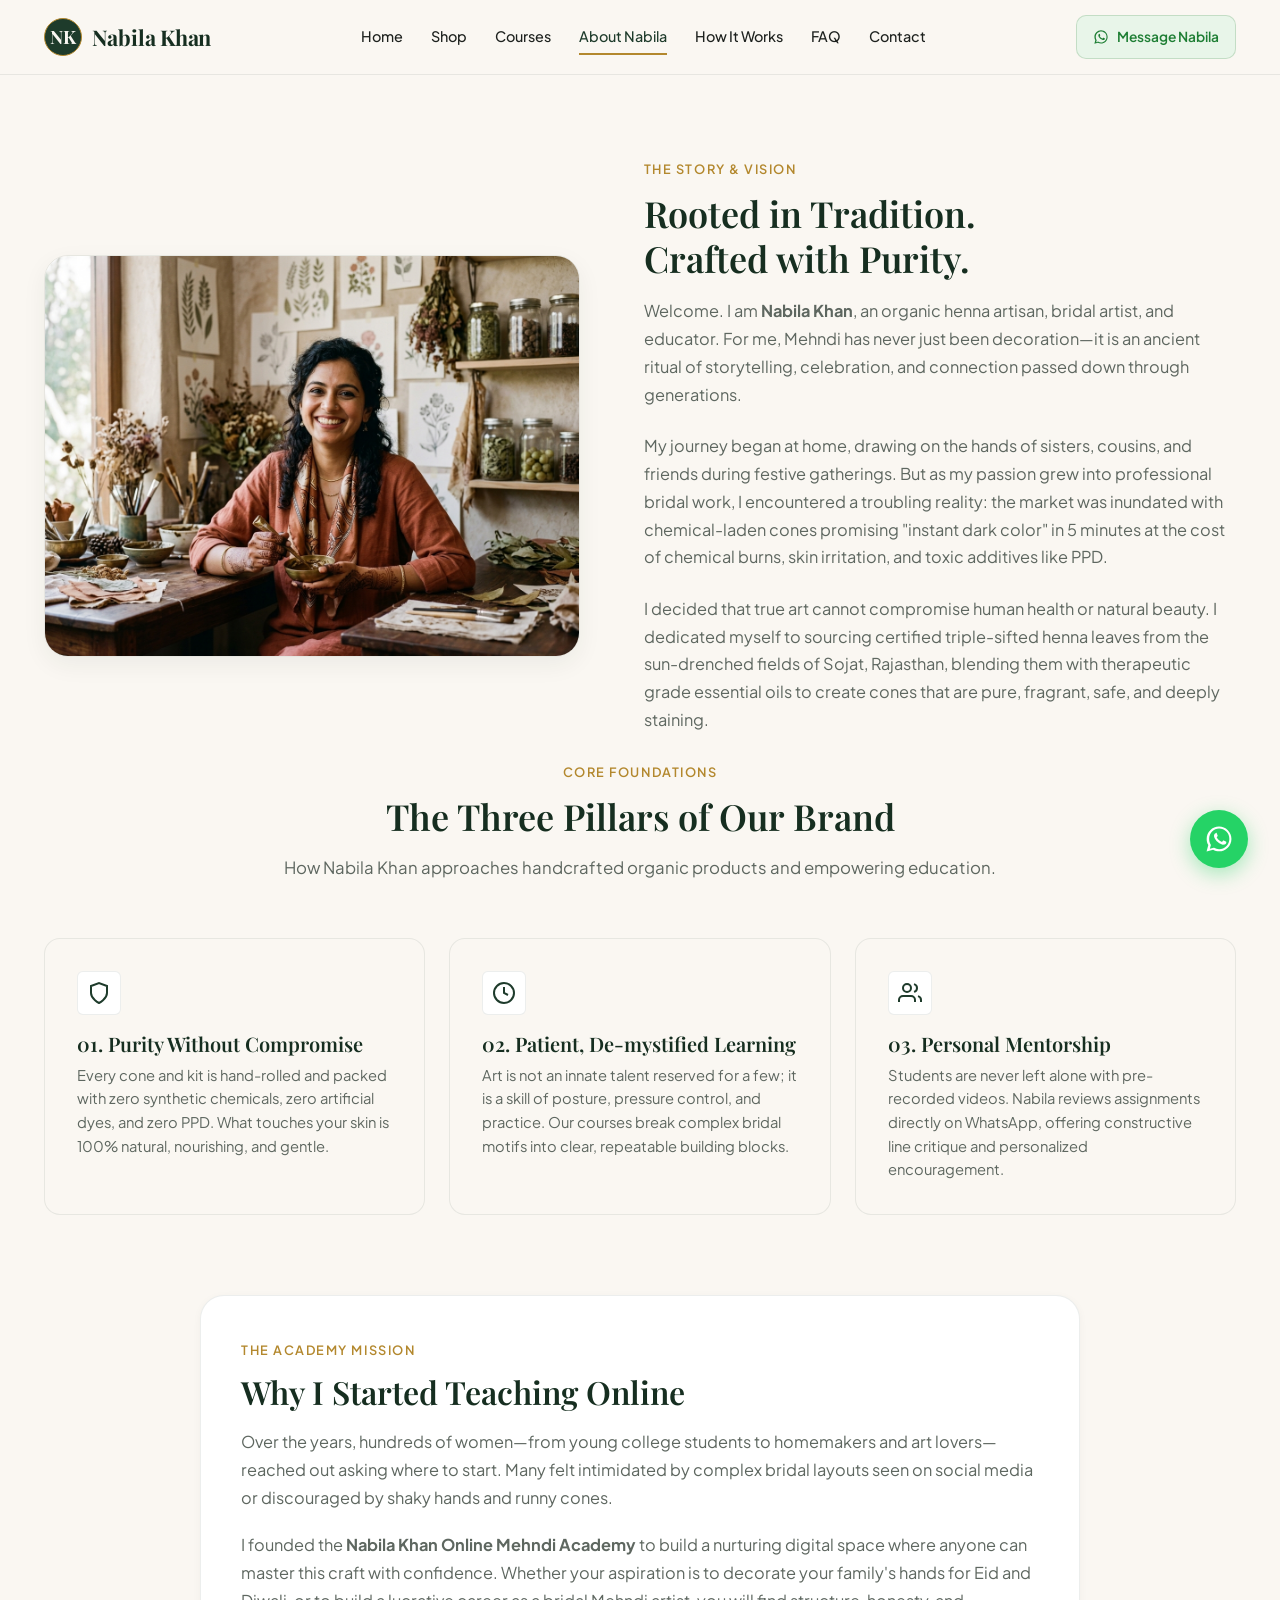
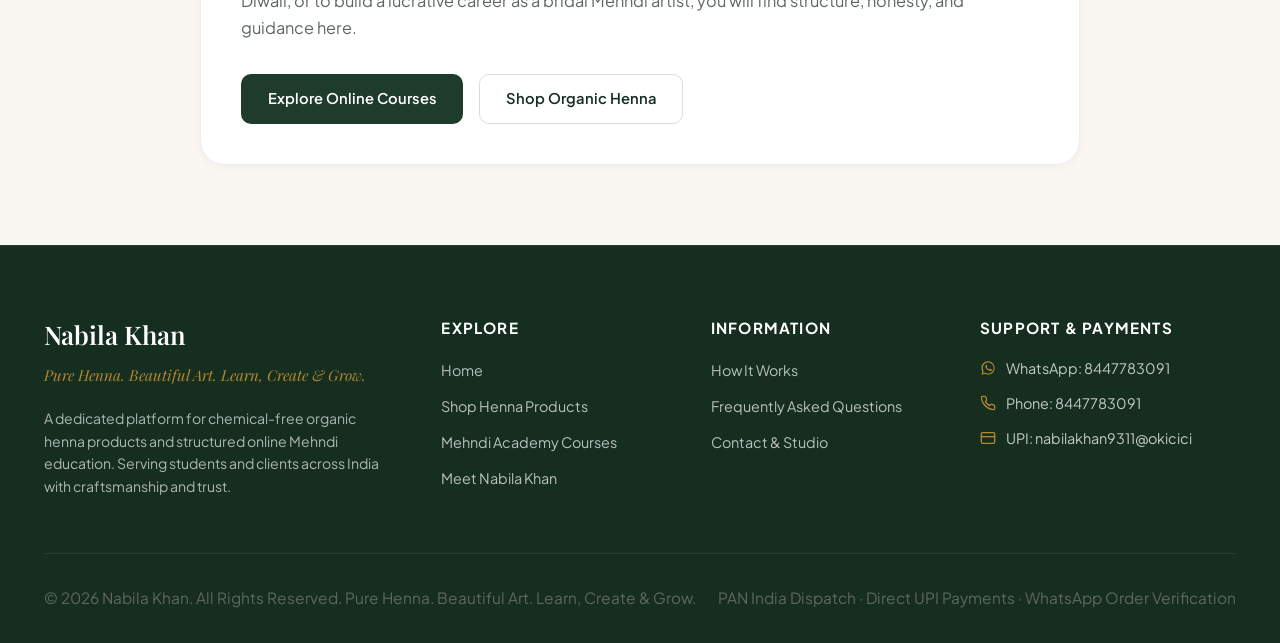
<file: about.html>
<!DOCTYPE html>
<html lang="en">
<head>
    <meta charset="UTF-8">
    <meta name="viewport" content="width=device-width, initial-scale=1.0">
    <title>About Nabila Khan | Henna Artisan &amp; Mehndi Educator</title>
    <meta name="description" content="Learn about Nabila Khan's journey as an organic henna artisan and passionate Mehndi educator. Pure botanicals, respectful craftsmanship, and structured student mentorship.">
    <link rel="stylesheet" href="css/style.css">
</head>
<body>

    <!-- Header -->
    <header class="site-header">
        <div class="container header-inner">
            <div class="brand-zone">
                <a href="index.html" class="brand-link" aria-label="Nabila Khan Home">
                    <span class="brand-monogram">NK</span>
                    <span class="brand-name">Nabila Khan</span>
                </a>
            </div>

            <nav class="site-nav" aria-label="Primary Navigation">
                <a href="index.html" class="nav-link">Home</a>
                <a href="shop.html" class="nav-link">Shop</a>
                <a href="courses.html" class="nav-link">Courses</a>
                <a href="about.html" class="nav-link active">About Nabila</a>
                <a href="how-it-works.html" class="nav-link">How It Works</a>
                <a href="faq.html" class="nav-link">FAQ</a>
                <a href="contact.html" class="nav-link">Contact</a>
                <div class="mobile-nav-cta">
                    <a href="https://wa.me/918447783091?text=Hello%20Nabila%20Khan%2C%20I%20would%20like%20to%20chat%20about%20your%20organic%20henna%20products%20and%20courses." class="btn btn-whatsapp btn-block" target="_blank" rel="noopener">
                        <svg viewBox="0 0 24 24" width="18" height="18" fill="currentColor"><path d="M12.04 2C6.58 2 2.13 6.45 2.13 11.91C2.13 13.66 2.59 15.36 3.45 16.86L2.05 22L7.3 20.62C8.75 21.41 10.38 21.83 12.04 21.83C17.5 21.83 21.95 17.38 21.95 11.92C21.95 9.27 20.92 6.78 19.05 4.91C17.18 3.03 14.69 2 12.04 2M12.05 3.67C14.25 3.67 16.31 4.53 17.87 6.09C19.42 7.65 20.28 9.72 20.28 11.92C20.28 16.46 16.58 20.16 12.04 20.16C10.66 20.16 9.3 19.8 8.1 19.09L7.81 18.92L4.69 19.74L5.52 16.7L5.33 16.39C4.54 15.14 4.12 13.54 4.12 11.91C4.12 7.37 7.82 3.67 12.05 3.67M9.53 7.33C9.36 7.33 9.09 7.39 8.86 7.64C8.63 7.89 8 8.48 8 9.68C8 10.88 8.88 12.04 9 12.2C9.13 12.37 10.72 14.82 13.16 15.87C13.74 16.12 14.19 16.27 14.54 16.38C15.12 16.57 15.65 16.54 16.07 16.48C16.53 16.41 17.5 15.89 17.7 15.32C17.9 14.75 17.9 14.27 17.84 14.17C17.78 14.07 17.63 14.01 17.4 13.9C17.17 13.79 16.04 13.23 15.83 13.16C15.63 13.08 15.48 13.05 15.33 13.27C15.19 13.5 14.76 14.01 14.63 14.17C14.5 14.32 14.37 14.34 14.14 14.23C13.91 14.11 12.95 13.8 11.82 12.79C10.94 12 10.34 11.03 10.22 10.82C10.1 10.6 10.21 10.47 10.32 10.36C10.43 10.25 10.56 10.07 10.68 9.93C10.79 9.79 10.83 9.68 10.91 9.53C10.98 9.38 10.94 9.25 10.89 9.14C10.83 9.03 10.37 7.9 10.18 7.44C9.99 6.99 9.8 7.05 9.66 7.05L9.53 7.33Z"/></svg>
                        Chat on WhatsApp
                    </a>
                </div>
            </nav>

            <div class="header-actions">
                <a href="https://wa.me/918447783091?text=Hello%20Nabila%20Khan%2C%20I%20wanted%20to%20reach%20out%20after%20reading%20about%20your%20journey." class="btn btn-header-wa" target="_blank" rel="noopener">
                    <svg viewBox="0 0 24 24" width="16" height="16" fill="currentColor"><path d="M12.04 2C6.58 2 2.13 6.45 2.13 11.91C2.13 13.66 2.59 15.36 3.45 16.86L2.05 22L7.3 20.62C8.75 21.41 10.38 21.83 12.04 21.83C17.5 21.83 21.95 17.38 21.95 11.92C21.95 9.27 20.92 6.78 19.05 4.91C17.18 3.03 14.69 2 12.04 2M12.05 3.67C14.25 3.67 16.31 4.53 17.87 6.09C19.42 7.65 20.28 9.72 20.28 11.92C20.28 16.46 16.58 20.16 12.04 20.16C10.66 20.16 9.3 19.8 8.1 19.09L7.81 18.92L4.69 19.74L5.52 16.7L5.33 16.39C4.54 15.14 4.12 13.54 4.12 11.91C4.12 7.37 7.82 3.67 12.05 3.67M9.53 7.33C9.36 7.33 9.09 7.39 8.86 7.64C8.63 7.89 8 8.48 8 9.68C8 10.88 8.88 12.04 9 12.2C9.13 12.37 10.72 14.82 13.16 15.87C13.74 16.12 14.19 16.27 14.54 16.38C15.12 16.57 15.65 16.54 16.07 16.48C16.53 16.41 17.5 15.89 17.7 15.32C17.9 14.75 17.9 14.27 17.84 14.17C17.78 14.07 17.63 14.01 17.4 13.9C17.17 13.79 16.04 13.23 15.83 13.16C15.63 13.08 15.48 13.05 15.33 13.27C15.19 13.5 14.76 14.01 14.63 14.17C14.5 14.32 14.37 14.34 14.14 14.23C13.91 14.11 12.95 13.8 11.82 12.79C10.94 12 10.34 11.03 10.22 10.82C10.1 10.6 10.21 10.47 10.32 10.36C10.43 10.25 10.56 10.07 10.68 9.93C10.79 9.79 10.83 9.68 10.91 9.53C10.98 9.38 10.94 9.25 10.89 9.14C10.83 9.03 10.37 7.9 10.18 7.44C9.99 6.99 9.8 7.05 9.66 7.05L9.53 7.33Z"/></svg>
                    Message Nabila
                </a>
                <button class="mobile-menu-toggle" aria-label="Toggle navigation menu" aria-expanded="false">
                    <svg viewBox="0 0 24 24" width="24" height="24" fill="none" stroke="currentColor" stroke-width="2"><line x1="3" y1="12" x2="21" y2="12"/><line x1="3" y1="6" x2="21" y2="6"/><line x1="3" y1="18" x2="21" y2="18"/></svg>
                </button>
            </div>
        </div>
    </header>

    <main class="section-padding">
        <div class="container">
            <!-- Hero Grid -->
            <div class="about-split-grid">
                <div class="about-portrait-frame">
                    <img 
                        src="images/brand/nabila.jpg" 
                        alt="Nabila Khan in her organic henna atelier" 
                        class="about-portrait"
                    />
                </div>

                <div class="about-content-column">
                    <span class="section-eyebrow">The Story &amp; Vision</span>
                    <h1 class="section-title">Rooted in Tradition. Crafted with Purity.</h1>
                    <p class="about-bio-prose">
                        Welcome. I am <strong>Nabila Khan</strong>, an organic henna artisan, bridal artist, and educator. For me, Mehndi has never just been decoration—it is an ancient ritual of storytelling, celebration, and connection passed down through generations.
                    </p>
                    <p class="about-bio-prose">
                        My journey began at home, drawing on the hands of sisters, cousins, and friends during festive gatherings. But as my passion grew into professional bridal work, I encountered a troubling reality: the market was inundated with chemical-laden cones promising "instant dark color" in 5 minutes at the cost of chemical burns, skin irritation, and toxic additives like PPD.
                    </p>
                    <p class="about-bio-prose">
                        I decided that true art cannot compromise human health or natural beauty. I dedicated myself to sourcing certified triple-sifted henna leaves from the sun-drenched fields of Sojat, Rajasthan, blending them with therapeutic grade essential oils to create cones that are pure, fragrant, safe, and deeply staining.
                    </p>
                </div>
            </div>

            <!-- Philosophy Triad -->
            <div class="section-header">
                <span class="section-eyebrow">Core Foundations</span>
                <h2 class="section-title">The Three Pillars of Our Brand</h2>
                <p class="section-subtitle">
                    How Nabila Khan approaches handcrafted organic products and empowering education.
                </p>
            </div>

            <div class="about-pillars-grid">
                <div class="about-pillar-card">
                    <div class="trust-icon-box" style="margin-bottom: 1rem;">
                        <svg viewBox="0 0 24 24" width="24" height="24" fill="none" stroke="currentColor" stroke-width="2"><path d="M12 22s8-4 8-10V5l-8-3-8 3v7c0 6 8 10 8 10z"/></svg>
                    </div>
                    <h3 style="font-size: 1.25rem; margin-bottom: 0.5rem; color: var(--color-henna-dark);">01. Purity Without Compromise</h3>
                    <p style="font-size: 0.92rem; line-height: 1.6;">
                        Every cone and kit is hand-rolled and packed with zero synthetic chemicals, zero artificial dyes, and zero PPD. What touches your skin is 100% natural, nourishing, and gentle.
                    </p>
                </div>

                <div class="about-pillar-card">
                    <div class="trust-icon-box" style="margin-bottom: 1rem;">
                        <svg viewBox="0 0 24 24" width="24" height="24" fill="none" stroke="currentColor" stroke-width="2"><circle cx="12" cy="12" r="10"/><path d="M12 6v6l4 2"/></svg>
                    </div>
                    <h3 style="font-size: 1.25rem; margin-bottom: 0.5rem; color: var(--color-henna-dark);">02. Patient, De-mystified Learning</h3>
                    <p style="font-size: 0.92rem; line-height: 1.6;">
                        Art is not an innate talent reserved for a few; it is a skill of posture, pressure control, and practice. Our courses break complex bridal motifs into clear, repeatable building blocks.
                    </p>
                </div>

                <div class="about-pillar-card">
                    <div class="trust-icon-box" style="margin-bottom: 1rem;">
                        <svg viewBox="0 0 24 24" width="24" height="24" fill="none" stroke="currentColor" stroke-width="2"><path d="M17 21v-2a4 4 0 0 0-4-4H5a4 4 0 0 0-4 4v2"/><circle cx="9" cy="7" r="4"/><path d="M23 21v-2a4 4 0 0 0-3-3.87"/><path d="M16 3.13a4 4 0 0 1 0 7.75"/></svg>
                    </div>
                    <h3 style="font-size: 1.25rem; margin-bottom: 0.5rem; color: var(--color-henna-dark);">03. Personal Mentorship</h3>
                    <p style="font-size: 0.92rem; line-height: 1.6;">
                        Students are never left alone with pre-recorded videos. Nabila reviews assignments directly on WhatsApp, offering constructive line critique and personalized encouragement.
                    </p>
                </div>
            </div>

            <!-- Why She Started Teaching -->
            <div class="timeline-column" style="max-width: 880px; margin: 0 auto;">
                <span class="section-eyebrow">The Academy Mission</span>
                <h2 style="font-size: 2rem; margin-bottom: 1rem; color: var(--color-henna-dark);">Why I Started Teaching Online</h2>
                <div class="course-prose">
                    <p style="font-size: 1.02rem; line-height: 1.7; margin-bottom: 1.25rem;">
                        Over the years, hundreds of women—from young college students to homemakers and art lovers—reached out asking where to start. Many felt intimidated by complex bridal layouts seen on social media or discouraged by shaky hands and runny cones.
                    </p>
                    <p style="font-size: 1.02rem; line-height: 1.7; margin-bottom: 1.25rem;">
                        I founded the <strong>Nabila Khan Online Mehndi Academy</strong> to build a nurturing digital space where anyone can master this craft with confidence. Whether your aspiration is to decorate your family's hands for Eid and Diwali, or to build a lucrative career as a bridal Mehndi artist, you will find structure, honesty, and guidance here.
                    </p>
                </div>
                <div class="mt-6 flex gap-4" style="margin-top: 2rem; display: flex; gap: 1rem; flex-wrap: wrap;">
                    <a href="courses.html" class="btn btn-primary">Explore Online Courses</a>
                    <a href="shop.html" class="btn btn-secondary">Shop Organic Henna</a>
                </div>
            </div>
        </div>
    </main>

    <!-- Footer -->
    <footer class="site-footer">
        <div class="container">
            <div class="footer-grid">
                <div class="footer-brand">
                    <h3>Nabila Khan</h3>
                    <p class="footer-tagline">Pure Henna. Beautiful Art. Learn, Create &amp; Grow.</p>
                    <p class="footer-desc">
                        A dedicated platform for chemical-free organic henna products and structured online Mehndi education. Serving students and clients across India with craftsmanship and trust.
                    </p>
                </div>

                <div class="footer-column">
                    <h4 class="footer-column-title">Explore</h4>
                    <ul class="footer-links">
                        <li><a href="index.html">Home</a></li>
                        <li><a href="shop.html">Shop Henna Products</a></li>
                        <li><a href="courses.html">Mehndi Academy Courses</a></li>
                        <li><a href="about.html">Meet Nabila Khan</a></li>
                    </ul>
                </div>

                <div class="footer-column">
                    <h4 class="footer-column-title">Information</h4>
                    <ul class="footer-links">
                        <li><a href="how-it-works.html">How It Works</a></li>
                        <li><a href="faq.html">Frequently Asked Questions</a></li>
                        <li><a href="contact.html">Contact &amp; Studio</a></li>
                    </ul>
                </div>

                <div class="footer-column">
                    <h4 class="footer-column-title">Support &amp; Payments</h4>
                    <div class="footer-contact-item">
                        <svg viewBox="0 0 24 24" width="16" height="16" fill="currentColor"><path d="M12.04 2C6.58 2 2.13 6.45 2.13 11.91C2.13 13.66 2.59 15.36 3.45 16.86L2.05 22L7.3 20.62C8.75 21.41 10.38 21.83 12.04 21.83C17.5 21.83 21.95 17.38 21.95 11.92C21.95 9.27 20.92 6.78 19.05 4.91C17.18 3.03 14.69 2 12.04 2M12.05 3.67C14.25 3.67 16.31 4.53 17.87 6.09C19.42 7.65 20.28 9.72 20.28 11.92C20.28 16.46 16.58 20.16 12.04 20.16C10.66 20.16 9.3 19.8 8.1 19.09L7.81 18.92L4.69 19.74L5.52 16.7L5.33 16.39C4.54 15.14 4.12 13.54 4.12 11.91C4.12 7.37 7.82 3.67 12.05 3.67M9.53 7.33C9.36 7.33 9.09 7.39 8.86 7.64C8.63 7.89 8 8.48 8 9.68C8 10.88 8.88 12.04 9 12.2C9.13 12.37 10.72 14.82 13.16 15.87C13.74 16.12 14.19 16.27 14.54 16.38C15.12 16.57 15.65 16.54 16.07 16.48C16.53 16.41 17.5 15.89 17.7 15.32C17.9 14.75 17.9 14.27 17.84 14.17C17.78 14.07 17.63 14.01 17.4 13.9C17.17 13.79 16.04 13.23 15.83 13.16C15.63 13.08 15.48 13.05 15.33 13.27C15.19 13.5 14.76 14.01 14.63 14.17C14.5 14.32 14.37 14.34 14.14 14.23C13.91 14.11 12.95 13.8 11.82 12.79C10.94 12 10.34 11.03 10.22 10.82C10.1 10.6 10.21 10.47 10.32 10.36C10.43 10.25 10.56 10.07 10.68 9.93C10.79 9.79 10.83 9.68 10.91 9.53C10.98 9.38 10.94 9.25 10.89 9.14C10.83 9.03 10.37 7.9 10.18 7.44C9.99 6.99 9.8 7.05 9.66 7.05L9.53 7.33Z"/></svg>
                        <span>WhatsApp: 8447783091</span>
                    </div>
                    <div class="footer-contact-item">
                        <svg viewBox="0 0 24 24" width="16" height="16" fill="none" stroke="currentColor" stroke-width="2"><path d="M22 16.92v3a2 2 0 0 1-2.18 2 19.79 19.79 0 0 1-8.63-3.07 19.5 19.5 0 0 1-6-6 19.79 19.79 0 0 1-3.07-8.67A2 2 0 0 1 4.11 2h3a2 2 0 0 1 2 1.72 12.84 12.84 0 0 0 .7 2.81 2 2 0 0 1-.45 2.11L8.09 9.91a16 16 0 0 0 6 6l1.27-1.27a2 2 0 0 1 2.11-.45 12.84 12.84 0 0 0 2.81.7A2 2 0 0 1 22 16.92z"/></svg>
                        <span>Phone: 8447783091</span>
                    </div>
                    <div class="footer-contact-item">
                        <svg viewBox="0 0 24 24" width="16" height="16" fill="none" stroke="currentColor" stroke-width="2"><rect x="2" y="4" width="20" height="16" rx="2"/><line x1="2" y1="10" x2="22" y2="10"/></svg>
                        <span>UPI: nabilakhan9311@okicici</span>
                    </div>
                </div>
            </div>

            <div class="footer-bottom-bar">
                <p>&copy; 2026 Nabila Khan. All Rights Reserved. Pure Henna. Beautiful Art. Learn, Create &amp; Grow.</p>
                <p>PAN India Dispatch · Direct UPI Payments · WhatsApp Order Verification</p>
            </div>
        </div>
    </footer>

    <!-- Floating WhatsApp -->
    <a href="https://wa.me/918447783091?text=Hello%20Nabila%20Khan%2C%20I%20visited%20your%20About%20page%20and%20would%20love%20to%20connect." class="floating-wa-btn" aria-label="Chat on WhatsApp" target="_blank" rel="noopener">
        <svg viewBox="0 0 24 24" width="30" height="30" fill="currentColor"><path d="M12.04 2C6.58 2 2.13 6.45 2.13 11.91C2.13 13.66 2.59 15.36 3.45 16.86L2.05 22L7.3 20.62C8.75 21.41 10.38 21.83 12.04 21.83C17.5 21.83 21.95 17.38 21.95 11.92C21.95 9.27 20.92 6.78 19.05 4.91C17.18 3.03 14.69 2 12.04 2M12.05 3.67C14.25 3.67 16.31 4.53 17.87 6.09C19.42 7.65 20.28 9.72 20.28 11.92C20.28 16.46 16.58 20.16 12.04 20.16C10.66 20.16 9.3 19.8 8.1 19.09L7.81 18.92L4.69 19.74L5.52 16.7L5.33 16.39C4.54 15.14 4.12 13.54 4.12 11.91C4.12 7.37 7.82 3.67 12.05 3.67M9.53 7.33C9.36 7.33 9.09 7.39 8.86 7.64C8.63 7.89 8 8.48 8 9.68C8 10.88 8.88 12.04 9 12.2C9.13 12.37 10.72 14.82 13.16 15.87C13.74 16.12 14.19 16.27 14.54 16.38C15.12 16.57 15.65 16.54 16.07 16.48C16.53 16.41 17.5 15.89 17.7 15.32C17.9 14.75 17.9 14.27 17.84 14.17C17.78 14.07 17.63 14.01 17.4 13.9C17.17 13.79 16.04 13.23 15.83 13.16C15.63 13.08 15.48 13.05 15.33 13.27C15.19 13.5 14.76 14.01 14.63 14.17C14.5 14.32 14.37 14.34 14.14 14.23C13.91 14.11 12.95 13.8 11.82 12.79C10.94 12 10.34 11.03 10.22 10.82C10.1 10.6 10.21 10.47 10.32 10.36C10.43 10.25 10.56 10.07 10.68 9.93C10.79 9.79 10.83 9.68 10.91 9.53C10.98 9.38 10.94 9.25 10.89 9.14C10.83 9.03 10.37 7.9 10.18 7.44C9.99 6.99 9.8 7.05 9.66 7.05L9.53 7.33Z"/></svg>
        <span class="floating-wa-tooltip">Chat with Nabila</span>
    </a>

    <!-- Scripts -->
    <script src="js/main.js"></script>
</body>
</html>
</file>
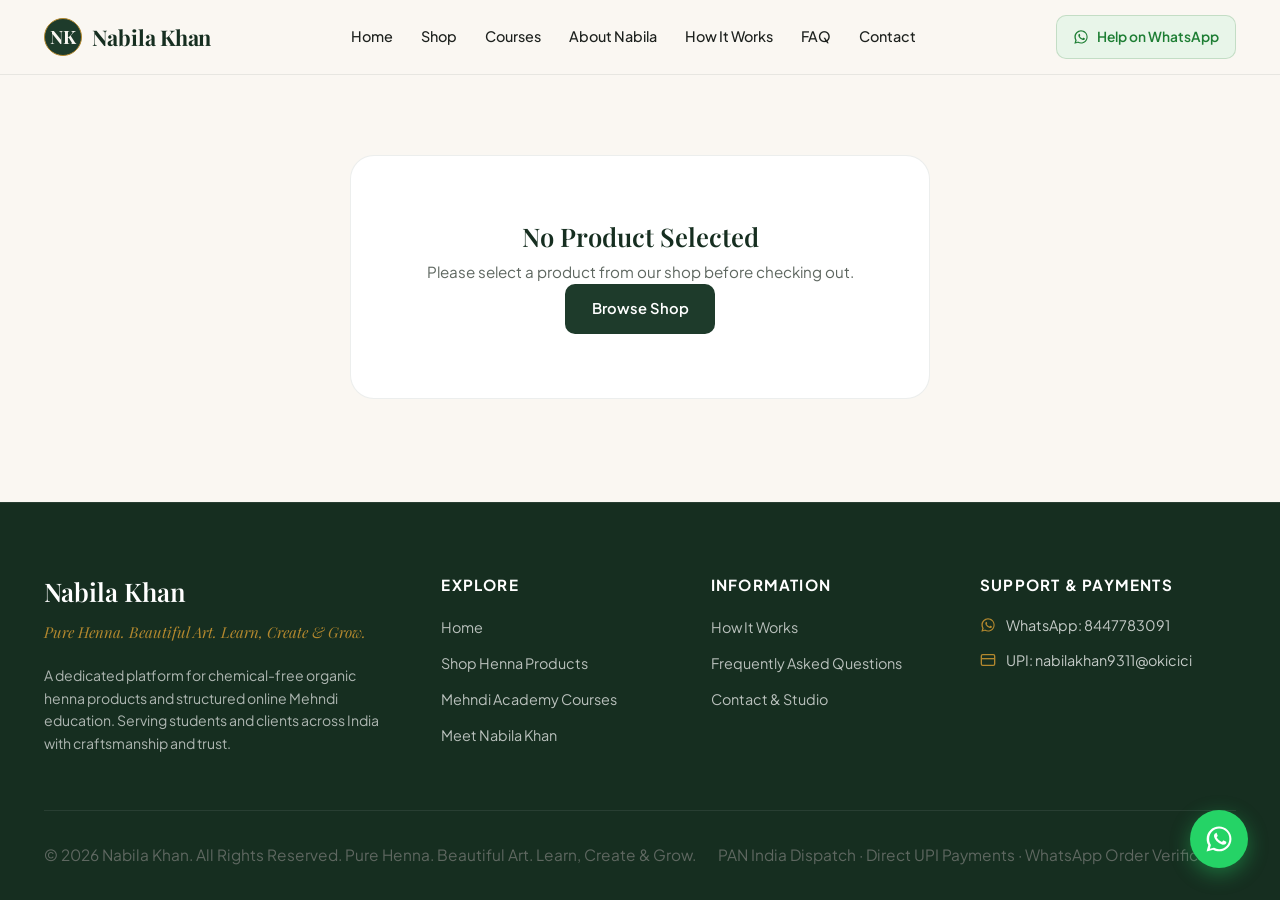
<file: checkout.html>
<!DOCTYPE html>
<html lang="en">
<head>
    <meta charset="UTF-8">
    <meta name="viewport" content="width=device-width, initial-scale=1.0">
    <title>Secure Checkout &amp; Order | Nabila Khan Organic Henna</title>
    <meta name="description" content="Complete your organic henna order with express PAN India delivery. Direct UPI payment and instant WhatsApp confirmation with Nabila Khan.">
    <link rel="stylesheet" href="css/style.css">
</head>
<body>

    <!-- Header -->
    <header class="site-header">
        <div class="container header-inner">
            <div class="brand-zone">
                <a href="index.html" class="brand-link" aria-label="Nabila Khan Home">
                    <span class="brand-monogram">NK</span>
                    <span class="brand-name">Nabila Khan</span>
                </a>
            </div>

            <nav class="site-nav" aria-label="Primary Navigation">
                <a href="index.html" class="nav-link">Home</a>
                <a href="shop.html" class="nav-link">Shop</a>
                <a href="courses.html" class="nav-link">Courses</a>
                <a href="about.html" class="nav-link">About Nabila</a>
                <a href="how-it-works.html" class="nav-link">How It Works</a>
                <a href="faq.html" class="nav-link">FAQ</a>
                <a href="contact.html" class="nav-link">Contact</a>
                <div class="mobile-nav-cta">
                    <a href="https://wa.me/918447783091?text=Hello%20Nabila%20Khan%2C%20I%20need%20help%20with%20my%20checkout." class="btn btn-whatsapp btn-block" target="_blank" rel="noopener">
                        <svg viewBox="0 0 24 24" width="18" height="18" fill="currentColor"><path d="M12.04 2C6.58 2 2.13 6.45 2.13 11.91C2.13 13.66 2.59 15.36 3.45 16.86L2.05 22L7.3 20.62C8.75 21.41 10.38 21.83 12.04 21.83C17.5 21.83 21.95 17.38 21.95 11.92C21.95 9.27 20.92 6.78 19.05 4.91C17.18 3.03 14.69 2 12.04 2M12.05 3.67C14.25 3.67 16.31 4.53 17.87 6.09C19.42 7.65 20.28 9.72 20.28 11.92C20.28 16.46 16.58 20.16 12.04 20.16C10.66 20.16 9.3 19.8 8.1 19.09L7.81 18.92L4.69 19.74L5.52 16.7L5.33 16.39C4.54 15.14 4.12 13.54 4.12 11.91C4.12 7.37 7.82 3.67 12.05 3.67M9.53 7.33C9.36 7.33 9.09 7.39 8.86 7.64C8.63 7.89 8 8.48 8 9.68C8 10.88 8.88 12.04 9 12.2C9.13 12.37 10.72 14.82 13.16 15.87C13.74 16.12 14.19 16.27 14.54 16.38C15.12 16.57 15.65 16.54 16.07 16.48C16.53 16.41 17.5 15.89 17.7 15.32C17.9 14.75 17.9 14.27 17.84 14.17C17.78 14.07 17.63 14.01 17.4 13.9C17.17 13.79 16.04 13.23 15.83 13.16C15.63 13.08 15.48 13.05 15.33 13.27C15.19 13.5 14.76 14.01 14.63 14.17C14.5 14.32 14.37 14.34 14.14 14.23C13.91 14.11 12.95 13.8 11.82 12.79C10.94 12 10.34 11.03 10.22 10.82C10.1 10.6 10.21 10.47 10.32 10.36C10.43 10.25 10.56 10.07 10.68 9.93C10.79 9.79 10.83 9.68 10.91 9.53C10.98 9.38 10.94 9.25 10.89 9.14C10.83 9.03 10.37 7.9 10.18 7.44C9.99 6.99 9.8 7.05 9.66 7.05L9.53 7.33Z"/></svg>
                        Chat on WhatsApp
                    </a>
                </div>
            </nav>

            <div class="header-actions">
                <a href="https://wa.me/918447783091?text=Hello%20Nabila%20Khan%2C%20I%20need%20help%20with%20my%20checkout." class="btn btn-header-wa" target="_blank" rel="noopener">
                    <svg viewBox="0 0 24 24" width="16" height="16" fill="currentColor"><path d="M12.04 2C6.58 2 2.13 6.45 2.13 11.91C2.13 13.66 2.59 15.36 3.45 16.86L2.05 22L7.3 20.62C8.75 21.41 10.38 21.83 12.04 21.83C17.5 21.83 21.95 17.38 21.95 11.92C21.95 9.27 20.92 6.78 19.05 4.91C17.18 3.03 14.69 2 12.04 2M12.05 3.67C14.25 3.67 16.31 4.53 17.87 6.09C19.42 7.65 20.28 9.72 20.28 11.92C20.28 16.46 16.58 20.16 12.04 20.16C10.66 20.16 9.3 19.8 8.1 19.09L7.81 18.92L4.69 19.74L5.52 16.7L5.33 16.39C4.54 15.14 4.12 13.54 4.12 11.91C4.12 7.37 7.82 3.67 12.05 3.67M9.53 7.33C9.36 7.33 9.09 7.39 8.86 7.64C8.63 7.89 8 8.48 8 9.68C8 10.88 8.88 12.04 9 12.2C9.13 12.37 10.72 14.82 13.16 15.87C13.74 16.12 14.19 16.27 14.54 16.38C15.12 16.57 15.65 16.54 16.07 16.48C16.53 16.41 17.5 15.89 17.7 15.32C17.9 14.75 17.9 14.27 17.84 14.17C17.78 14.07 17.63 14.01 17.4 13.9C17.17 13.79 16.04 13.23 15.83 13.16C15.63 13.08 15.48 13.05 15.33 13.27C15.19 13.5 14.76 14.01 14.63 14.17C14.5 14.32 14.37 14.34 14.14 14.23C13.91 14.11 12.95 13.8 11.82 12.79C10.94 12 10.34 11.03 10.22 10.82C10.1 10.6 10.21 10.47 10.32 10.36C10.43 10.25 10.56 10.07 10.68 9.93C10.79 9.79 10.83 9.68 10.91 9.53C10.98 9.38 10.94 9.25 10.89 9.14C10.83 9.03 10.37 7.9 10.18 7.44C9.99 6.99 9.8 7.05 9.66 7.05L9.53 7.33Z"/></svg>
                    Help on WhatsApp
                </a>
                <button class="mobile-menu-toggle" aria-label="Toggle navigation menu" aria-expanded="false">
                    <svg viewBox="0 0 24 24" width="24" height="24" fill="none" stroke="currentColor" stroke-width="2"><line x1="3" y1="12" x2="21" y2="12"/><line x1="3" y1="6" x2="21" y2="6"/><line x1="3" y1="18" x2="21" y2="18"/></svg>
                </button>
            </div>
        </div>
    </header>

    <main class="section-padding">
        <div class="container" id="checkout-flow-container">
            <!-- Dynamically populated by js/checkout.js -->
        </div>
    </main>

    <!-- Footer -->
    <footer class="site-footer">
        <div class="container">
            <div class="footer-grid">
                <div class="footer-brand">
                    <h3>Nabila Khan</h3>
                    <p class="footer-tagline">Pure Henna. Beautiful Art. Learn, Create &amp; Grow.</p>
                    <p class="footer-desc">
                        A dedicated platform for chemical-free organic henna products and structured online Mehndi education. Serving students and clients across India with craftsmanship and trust.
                    </p>
                </div>

                <div class="footer-column">
                    <h4 class="footer-column-title">Explore</h4>
                    <ul class="footer-links">
                        <li><a href="index.html">Home</a></li>
                        <li><a href="shop.html">Shop Henna Products</a></li>
                        <li><a href="courses.html">Mehndi Academy Courses</a></li>
                        <li><a href="about.html">Meet Nabila Khan</a></li>
                    </ul>
                </div>

                <div class="footer-column">
                    <h4 class="footer-column-title">Information</h4>
                    <ul class="footer-links">
                        <li><a href="how-it-works.html">How It Works</a></li>
                        <li><a href="faq.html">Frequently Asked Questions</a></li>
                        <li><a href="contact.html">Contact &amp; Studio</a></li>
                    </ul>
                </div>

                <div class="footer-column">
                    <h4 class="footer-column-title">Support &amp; Payments</h4>
                    <div class="footer-contact-item">
                        <svg viewBox="0 0 24 24" width="16" height="16" fill="currentColor"><path d="M12.04 2C6.58 2 2.13 6.45 2.13 11.91C2.13 13.66 2.59 15.36 3.45 16.86L2.05 22L7.3 20.62C8.75 21.41 10.38 21.83 12.04 21.83C17.5 21.83 21.95 17.38 21.95 11.92C21.95 9.27 20.92 6.78 19.05 4.91C17.18 3.03 14.69 2 12.04 2M12.05 3.67C14.25 3.67 16.31 4.53 17.87 6.09C19.42 7.65 20.28 9.72 20.28 11.92C20.28 16.46 16.58 20.16 12.04 20.16C10.66 20.16 9.3 19.8 8.1 19.09L7.81 18.92L4.69 19.74L5.52 16.7L5.33 16.39C4.54 15.14 4.12 13.54 4.12 11.91C4.12 7.37 7.82 3.67 12.05 3.67M9.53 7.33C9.36 7.33 9.09 7.39 8.86 7.64C8.63 7.89 8 8.48 8 9.68C8 10.88 8.88 12.04 9 12.2C9.13 12.37 10.72 14.82 13.16 15.87C13.74 16.12 14.19 16.27 14.54 16.38C15.12 16.57 15.65 16.54 16.07 16.48C16.53 16.41 17.5 15.89 17.7 15.32C17.9 14.75 17.9 14.27 17.84 14.17C17.78 14.07 17.63 14.01 17.4 13.9C17.17 13.79 16.04 13.23 15.83 13.16C15.63 13.08 15.48 13.05 15.33 13.27C15.19 13.5 14.76 14.01 14.63 14.17C14.5 14.32 14.37 14.34 14.14 14.23C13.91 14.11 12.95 13.8 11.82 12.79C10.94 12 10.34 11.03 10.22 10.82C10.1 10.6 10.21 10.47 10.32 10.36C10.43 10.25 10.56 10.07 10.68 9.93C10.79 9.79 10.83 9.68 10.91 9.53C10.98 9.38 10.94 9.25 10.89 9.14C10.83 9.03 10.37 7.9 10.18 7.44C9.99 6.99 9.8 7.05 9.66 7.05L9.53 7.33Z"/></svg>
                        <span>WhatsApp: 8447783091</span>
                    </div>
                    <div class="footer-contact-item">
                        <svg viewBox="0 0 24 24" width="16" height="16" fill="none" stroke="currentColor" stroke-width="2"><rect x="2" y="4" width="20" height="16" rx="2"/><line x1="2" y1="10" x2="22" y2="10"/></svg>
                        <span>UPI: nabilakhan9311@okicici</span>
                    </div>
                </div>
            </div>

            <div class="footer-bottom-bar">
                <p>&copy; 2026 Nabila Khan. All Rights Reserved. Pure Henna. Beautiful Art. Learn, Create &amp; Grow.</p>
                <p>PAN India Dispatch · Direct UPI Payments · WhatsApp Order Verification</p>
            </div>
        </div>
    </footer>

    <!-- Floating WhatsApp -->
    <a href="https://wa.me/918447783091?text=Hello%20Nabila%20Khan%2C%20I%20have%20an%20order%20checkout%20question." class="floating-wa-btn" aria-label="Chat on WhatsApp" target="_blank" rel="noopener">
        <svg viewBox="0 0 24 24" width="30" height="30" fill="currentColor"><path d="M12.04 2C6.58 2 2.13 6.45 2.13 11.91C2.13 13.66 2.59 15.36 3.45 16.86L2.05 22L7.3 20.62C8.75 21.41 10.38 21.83 12.04 21.83C17.5 21.83 21.95 17.38 21.95 11.92C21.95 9.27 20.92 6.78 19.05 4.91C17.18 3.03 14.69 2 12.04 2M12.05 3.67C14.25 3.67 16.31 4.53 17.87 6.09C19.42 7.65 20.28 9.72 20.28 11.92C20.28 16.46 16.58 20.16 12.04 20.16C10.66 20.16 9.3 19.8 8.1 19.09L7.81 18.92L4.69 19.74L5.52 16.7L5.33 16.39C4.54 15.14 4.12 13.54 4.12 11.91C4.12 7.37 7.82 3.67 12.05 3.67M9.53 7.33C9.36 7.33 9.09 7.39 8.86 7.64C8.63 7.89 8 8.48 8 9.68C8 10.88 8.88 12.04 9 12.2C9.13 12.37 10.72 14.82 13.16 15.87C13.74 16.12 14.19 16.27 14.54 16.38C15.12 16.57 15.65 16.54 16.07 16.48C16.53 16.41 17.5 15.89 17.7 15.32C17.9 14.75 17.9 14.27 17.84 14.17C17.78 14.07 17.63 14.01 17.4 13.9C17.17 13.79 16.04 13.23 15.83 13.16C15.63 13.08 15.48 13.05 15.33 13.27C15.19 13.5 14.76 14.01 14.63 14.17C14.5 14.32 14.37 14.34 14.14 14.23C13.91 14.11 12.95 13.8 11.82 12.79C10.94 12 10.34 11.03 10.22 10.82C10.1 10.6 10.21 10.47 10.32 10.36C10.43 10.25 10.56 10.07 10.68 9.93C10.79 9.79 10.83 9.68 10.91 9.53C10.98 9.38 10.94 9.25 10.89 9.14C10.83 9.03 10.37 7.9 10.18 7.44C9.99 6.99 9.8 7.05 9.66 7.05L9.53 7.33Z"/></svg>
        <span class="floating-wa-tooltip">Chat with Nabila</span>
    </a>

    <!-- Scripts -->
    <script src="js/products.js"></script>
    <script src="js/upi.js"></script>
    <script src="js/whatsapp.js"></script>
    <script src="js/main.js"></script>
    <script src="js/checkout.js"></script>
</body>
</html>
</file>
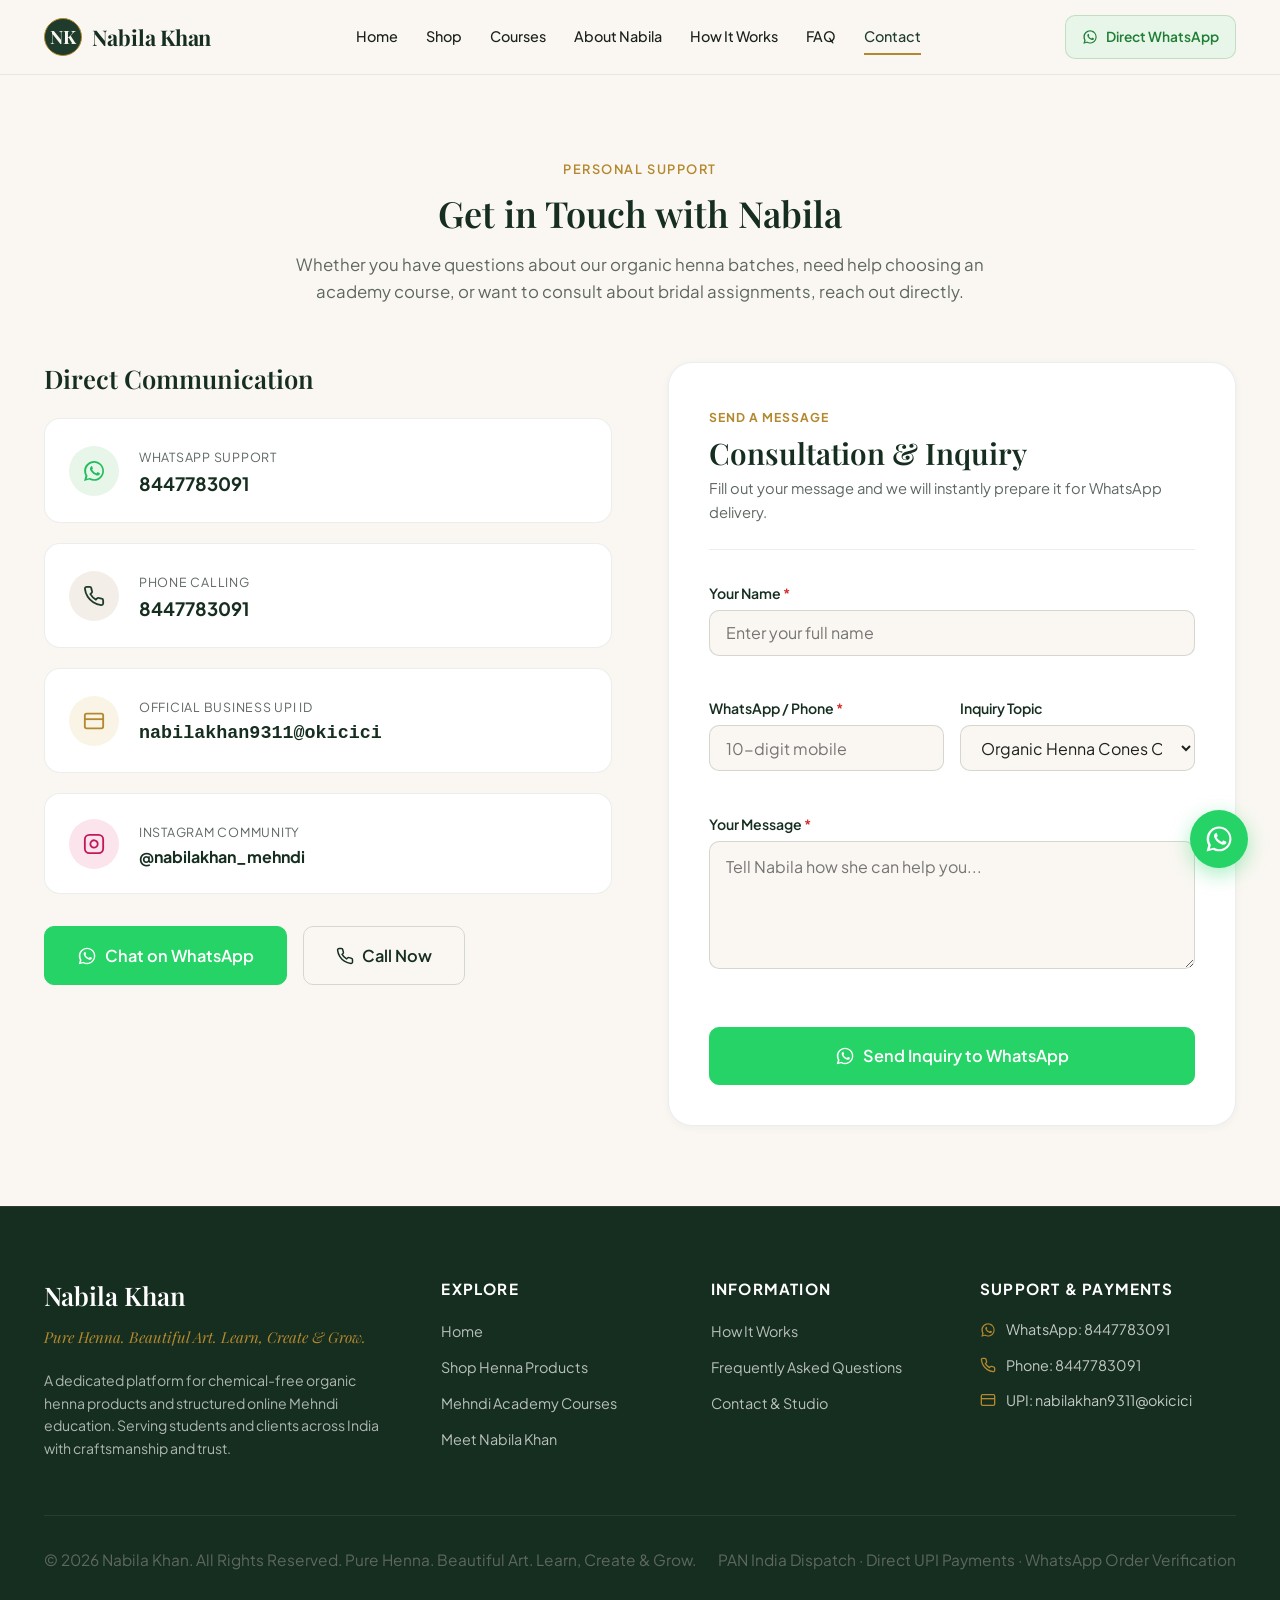
<file: contact.html>
<!DOCTYPE html>
<html lang="en">
<head>
    <meta charset="UTF-8">
    <meta name="viewport" content="width=device-width, initial-scale=1.0">
    <title>Contact &amp; Studio | Nabila Khan Organic Henna &amp; Academy</title>
    <meta name="description" content="Get in direct touch with Nabila Khan for bridal bookings, organic henna bulk orders, and Mehndi academy inquiries via WhatsApp or phone.">
    <link rel="stylesheet" href="css/style.css">
</head>
<body>

    <!-- Header -->
    <header class="site-header">
        <div class="container header-inner">
            <div class="brand-zone">
                <a href="index.html" class="brand-link" aria-label="Nabila Khan Home">
                    <span class="brand-monogram">NK</span>
                    <span class="brand-name">Nabila Khan</span>
                </a>
            </div>

            <nav class="site-nav" aria-label="Primary Navigation">
                <a href="index.html" class="nav-link">Home</a>
                <a href="shop.html" class="nav-link">Shop</a>
                <a href="courses.html" class="nav-link">Courses</a>
                <a href="about.html" class="nav-link">About Nabila</a>
                <a href="how-it-works.html" class="nav-link">How It Works</a>
                <a href="faq.html" class="nav-link">FAQ</a>
                <a href="contact.html" class="nav-link active">Contact</a>
                <div class="mobile-nav-cta">
                    <a href="https://wa.me/918447783091?text=Hello%20Nabila%20Khan%2C%20I%20am%20reaching%20out%20via%20your%20contact%20page." class="btn btn-whatsapp btn-block" target="_blank" rel="noopener">
                        <svg viewBox="0 0 24 24" width="18" height="18" fill="currentColor"><path d="M12.04 2C6.58 2 2.13 6.45 2.13 11.91C2.13 13.66 2.59 15.36 3.45 16.86L2.05 22L7.3 20.62C8.75 21.41 10.38 21.83 12.04 21.83C17.5 21.83 21.95 17.38 21.95 11.92C21.95 9.27 20.92 6.78 19.05 4.91C17.18 3.03 14.69 2 12.04 2M12.05 3.67C14.25 3.67 16.31 4.53 17.87 6.09C19.42 7.65 20.28 9.72 20.28 11.92C20.28 16.46 16.58 20.16 12.04 20.16C10.66 20.16 9.3 19.8 8.1 19.09L7.81 18.92L4.69 19.74L5.52 16.7L5.33 16.39C4.54 15.14 4.12 13.54 4.12 11.91C4.12 7.37 7.82 3.67 12.05 3.67M9.53 7.33C9.36 7.33 9.09 7.39 8.86 7.64C8.63 7.89 8 8.48 8 9.68C8 10.88 8.88 12.04 9 12.2C9.13 12.37 10.72 14.82 13.16 15.87C13.74 16.12 14.19 16.27 14.54 16.38C15.12 16.57 15.65 16.54 16.07 16.48C16.53 16.41 17.5 15.89 17.7 15.32C17.9 14.75 17.9 14.27 17.84 14.17C17.78 14.07 17.63 14.01 17.4 13.9C17.17 13.79 16.04 13.23 15.83 13.16C15.63 13.08 15.48 13.05 15.33 13.27C15.19 13.5 14.76 14.01 14.63 14.17C14.5 14.32 14.37 14.34 14.14 14.23C13.91 14.11 12.95 13.8 11.82 12.79C10.94 12 10.34 11.03 10.22 10.82C10.1 10.6 10.21 10.47 10.32 10.36C10.43 10.25 10.56 10.07 10.68 9.93C10.79 9.79 10.83 9.68 10.91 9.53C10.98 9.38 10.94 9.25 10.89 9.14C10.83 9.03 10.37 7.9 10.18 7.44C9.99 6.99 9.8 7.05 9.66 7.05L9.53 7.33Z"/></svg>
                        Chat on WhatsApp
                    </a>
                </div>
            </nav>

            <div class="header-actions">
                <a href="https://wa.me/918447783091?text=Hello%20Nabila%20Khan%2C%20I%20am%20reaching%20out%20via%20your%20contact%20page." class="btn btn-header-wa" target="_blank" rel="noopener">
                    <svg viewBox="0 0 24 24" width="16" height="16" fill="currentColor"><path d="M12.04 2C6.58 2 2.13 6.45 2.13 11.91C2.13 13.66 2.59 15.36 3.45 16.86L2.05 22L7.3 20.62C8.75 21.41 10.38 21.83 12.04 21.83C17.5 21.83 21.95 17.38 21.95 11.92C21.95 9.27 20.92 6.78 19.05 4.91C17.18 3.03 14.69 2 12.04 2M12.05 3.67C14.25 3.67 16.31 4.53 17.87 6.09C19.42 7.65 20.28 9.72 20.28 11.92C20.28 16.46 16.58 20.16 12.04 20.16C10.66 20.16 9.3 19.8 8.1 19.09L7.81 18.92L4.69 19.74L5.52 16.7L5.33 16.39C4.54 15.14 4.12 13.54 4.12 11.91C4.12 7.37 7.82 3.67 12.05 3.67M9.53 7.33C9.36 7.33 9.09 7.39 8.86 7.64C8.63 7.89 8 8.48 8 9.68C8 10.88 8.88 12.04 9 12.2C9.13 12.37 10.72 14.82 13.16 15.87C13.74 16.12 14.19 16.27 14.54 16.38C15.12 16.57 15.65 16.54 16.07 16.48C16.53 16.41 17.5 15.89 17.7 15.32C17.9 14.75 17.9 14.27 17.84 14.17C17.78 14.07 17.63 14.01 17.4 13.9C17.17 13.79 16.04 13.23 15.83 13.16C15.63 13.08 15.48 13.05 15.33 13.27C15.19 13.5 14.76 14.01 14.63 14.17C14.5 14.32 14.37 14.34 14.14 14.23C13.91 14.11 12.95 13.8 11.82 12.79C10.94 12 10.34 11.03 10.22 10.82C10.1 10.6 10.21 10.47 10.32 10.36C10.43 10.25 10.56 10.07 10.68 9.93C10.79 9.79 10.83 9.68 10.91 9.53C10.98 9.38 10.94 9.25 10.89 9.14C10.83 9.03 10.37 7.9 10.18 7.44C9.99 6.99 9.8 7.05 9.66 7.05L9.53 7.33Z"/></svg>
                    Direct WhatsApp
                </a>
                <button class="mobile-menu-toggle" aria-label="Toggle navigation menu" aria-expanded="false">
                    <svg viewBox="0 0 24 24" width="24" height="24" fill="none" stroke="currentColor" stroke-width="2"><line x1="3" y1="12" x2="21" y2="12"/><line x1="3" y1="6" x2="21" y2="6"/><line x1="3" y1="18" x2="21" y2="18"/></svg>
                </button>
            </div>
        </div>
    </header>

    <main class="section-padding">
        <div class="container">
            <div class="section-header">
                <span class="section-eyebrow">Personal Support</span>
                <h1 class="section-title">Get in Touch with Nabila</h1>
                <p class="section-subtitle">
                    Whether you have questions about our organic henna batches, need help choosing an academy course, or want to consult about bridal assignments, reach out directly.
                </p>
            </div>

            <div class="contact-grid">
                <!-- Left: Official Contact Details (Section 27) -->
                <div>
                    <h2 style="font-size: 1.6rem; margin-bottom: 1.5rem; color: var(--color-henna-dark);">Direct Communication</h2>

                    <div class="contact-card-list">
                        <!-- WhatsApp -->
                        <div class="contact-info-card">
                            <div class="contact-icon-box" style="background-color: #E8F5E9; color: var(--color-whatsapp-dark);">
                                <svg viewBox="0 0 24 24" width="24" height="24" fill="currentColor"><path d="M12.04 2C6.58 2 2.13 6.45 2.13 11.91C2.13 13.66 2.59 15.36 3.45 16.86L2.05 22L7.3 20.62C8.75 21.41 10.38 21.83 12.04 21.83C17.5 21.83 21.95 17.38 21.95 11.92C21.95 9.27 20.92 6.78 19.05 4.91C17.18 3.03 14.69 2 12.04 2M12.05 3.67C14.25 3.67 16.31 4.53 17.87 6.09C19.42 7.65 20.28 9.72 20.28 11.92C20.28 16.46 16.58 20.16 12.04 20.16C10.66 20.16 9.3 19.8 8.1 19.09L7.81 18.92L4.69 19.74L5.52 16.7L5.33 16.39C4.54 15.14 4.12 13.54 4.12 11.91C4.12 7.37 7.82 3.67 12.05 3.67M9.53 7.33C9.36 7.33 9.09 7.39 8.86 7.64C8.63 7.89 8 8.48 8 9.68C8 10.88 8.88 12.04 9 12.2C9.13 12.37 10.72 14.82 13.16 15.87C13.74 16.12 14.19 16.27 14.54 16.38C15.12 16.57 15.65 16.54 16.07 16.48C16.53 16.41 17.5 15.89 17.7 15.32C17.9 14.75 17.9 14.27 17.84 14.17C17.78 14.07 17.63 14.01 17.4 13.9C17.17 13.79 16.04 13.23 15.83 13.16C15.63 13.08 15.48 13.05 15.33 13.27C15.19 13.5 14.76 14.01 14.63 14.17C14.5 14.32 14.37 14.34 14.14 14.23C13.91 14.11 12.95 13.8 11.82 12.79C10.94 12 10.34 11.03 10.22 10.82C10.1 10.6 10.21 10.47 10.32 10.36C10.43 10.25 10.56 10.07 10.68 9.93C10.79 9.79 10.83 9.68 10.91 9.53C10.98 9.38 10.94 9.25 10.89 9.14C10.83 9.03 10.37 7.9 10.18 7.44C9.99 6.99 9.8 7.05 9.66 7.05L9.53 7.33Z"/></svg>
                            </div>
                            <div>
                                <span class="contact-info-label">WhatsApp Support</span>
                                <div class="contact-info-val">8447783091</div>
                            </div>
                        </div>

                        <!-- Phone -->
                        <div class="contact-info-card">
                            <div class="contact-icon-box" style="background-color: var(--color-surface-sand); color: var(--color-henna-primary);">
                                <svg viewBox="0 0 24 24" width="22" height="22" fill="none" stroke="currentColor" stroke-width="2"><path d="M22 16.92v3a2 2 0 0 1-2.18 2 19.79 19.79 0 0 1-8.63-3.07 19.5 19.5 0 0 1-6-6 19.79 19.79 0 0 1-3.07-8.67A2 2 0 0 1 4.11 2h3a2 2 0 0 1 2 1.72 12.84 12.84 0 0 0 .7 2.81 2 2 0 0 1-.45 2.11L8.09 9.91a16 16 0 0 0 6 6l1.27-1.27a2 2 0 0 1 2.11-.45 12.84 12.84 0 0 0 2.81.7A2 2 0 0 1 22 16.92z"/></svg>
                            </div>
                            <div>
                                <span class="contact-info-label">Phone Calling</span>
                                <div class="contact-info-val">8447783091</div>
                            </div>
                        </div>

                        <!-- Official UPI -->
                        <div class="contact-info-card">
                            <div class="contact-icon-box" style="background-color: #FAF4E6; color: var(--color-gold);">
                                <svg viewBox="0 0 24 24" width="22" height="22" fill="none" stroke="currentColor" stroke-width="2"><rect x="2" y="4" width="20" height="16" rx="2"/><line x1="2" y1="10" x2="22" y2="10"/></svg>
                            </div>
                            <div>
                                <span class="contact-info-label">Official Business UPI ID</span>
                                <div class="contact-info-val" style="font-family: monospace;">nabilakhan9311@okicici</div>
                            </div>
                        </div>

                        <!-- Social Media Placeholder -->
                        <div class="contact-info-card">
                            <div class="contact-icon-box" style="background-color: #FCE4EC; color: #C2185B;">
                                <svg viewBox="0 0 24 24" width="22" height="22" fill="none" stroke="currentColor" stroke-width="2"><rect x="2" y="2" width="20" height="20" rx="5" ry="5"/><path d="M16 11.37A4 4 0 1 1 12.63 8 4 4 0 0 1 16 11.37z"/><line x1="17.5" y1="6.5" x2="17.51" y2="6.5"/></svg>
                            </div>
                            <div>
                                <span class="contact-info-label">Instagram Community</span>
                                <div class="contact-info-val" style="font-size: 1rem;">@nabilakhan_mehndi</div>
                            </div>
                        </div>
                    </div>

                    <div class="contact-actions-row">
                        <a href="https://wa.me/918447783091?text=Hello%20Nabila%20Khan%2C%20I%20would%20like%20to%20connect%20with%20you." class="btn btn-whatsapp btn-lg" target="_blank" rel="noopener">
                            <svg viewBox="0 0 24 24" width="20" height="20" fill="currentColor"><path d="M12.04 2C6.58 2 2.13 6.45 2.13 11.91C2.13 13.66 2.59 15.36 3.45 16.86L2.05 22L7.3 20.62C8.75 21.41 10.38 21.83 12.04 21.83C17.5 21.83 21.95 17.38 21.95 11.92C21.95 9.27 20.92 6.78 19.05 4.91C17.18 3.03 14.69 2 12.04 2M12.05 3.67C14.25 3.67 16.31 4.53 17.87 6.09C19.42 7.65 20.28 9.72 20.28 11.92C20.28 16.46 16.58 20.16 12.04 20.16C10.66 20.16 9.3 19.8 8.1 19.09L7.81 18.92L4.69 19.74L5.52 16.7L5.33 16.39C4.54 15.14 4.12 13.54 4.12 11.91C4.12 7.37 7.82 3.67 12.05 3.67M9.53 7.33C9.36 7.33 9.09 7.39 8.86 7.64C8.63 7.89 8 8.48 8 9.68C8 10.88 8.88 12.04 9 12.2C9.13 12.37 10.72 14.82 13.16 15.87C13.74 16.12 14.19 16.27 14.54 16.38C15.12 16.57 15.65 16.54 16.07 16.48C16.53 16.41 17.5 15.89 17.7 15.32C17.9 14.75 17.9 14.27 17.84 14.17C17.78 14.07 17.63 14.01 17.4 13.9C17.17 13.79 16.04 13.23 15.83 13.16C15.63 13.08 15.48 13.05 15.33 13.27C15.19 13.5 14.76 14.01 14.63 14.17C14.5 14.32 14.37 14.34 14.14 14.23C13.91 14.11 12.95 13.8 11.82 12.79C10.94 12 10.34 11.03 10.22 10.82C10.1 10.6 10.21 10.47 10.32 10.36C10.43 10.25 10.56 10.07 10.68 9.93C10.79 9.79 10.83 9.68 10.91 9.53C10.98 9.38 10.94 9.25 10.89 9.14C10.83 9.03 10.37 7.9 10.18 7.44C9.99 6.99 9.8 7.05 9.66 7.05L9.53 7.33Z"/></svg>
                            Chat on WhatsApp
                        </a>

                        <a href="tel:8447783091" class="btn btn-secondary btn-lg">
                            <svg viewBox="0 0 24 24" width="18" height="18" fill="none" stroke="currentColor" stroke-width="2"><path d="M22 16.92v3a2 2 0 0 1-2.18 2 19.79 19.79 0 0 1-8.63-3.07 19.5 19.5 0 0 1-6-6 19.79 19.79 0 0 1-3.07-8.67A2 2 0 0 1 4.11 2h3a2 2 0 0 1 2 1.72 12.84 12.84 0 0 0 .7 2.81 2 2 0 0 1-.45 2.11L8.09 9.91a16 16 0 0 0 6 6l1.27-1.27a2 2 0 0 1 2.11-.45 12.84 12.84 0 0 0 2.81.7A2 2 0 0 1 22 16.92z"/></svg>
                            Call Now
                        </a>
                    </div>
                </div>

                <!-- Right: Quick Inquiry Form -->
                <div class="checkout-form-column">
                    <div class="form-header-bar">
                        <span class="step-badge">Send a Message</span>
                        <h2 class="form-title">Consultation &amp; Inquiry</h2>
                        <p class="form-subtitle">Fill out your message and we will instantly prepare it for WhatsApp delivery.</p>
                    </div>

                    <form id="contact-inquiry-form" class="checkout-form" novalidate>
                        <div class="form-group">
                            <label for="contact-name" class="form-label">Your Name <span class="req">*</span></label>
                            <input type="text" id="contact-name" class="form-control" placeholder="Enter your full name" required />
                            <span class="field-error" id="err-c-name"></span>
                        </div>

                        <div class="form-row-2">
                            <div class="form-group">
                                <label for="contact-phone" class="form-label">WhatsApp / Phone <span class="req">*</span></label>
                                <input type="tel" id="contact-phone" class="form-control" placeholder="10-digit mobile" maxlength="10" required />
                                <span class="field-error" id="err-c-phone"></span>
                            </div>

                            <div class="form-group">
                                <label for="contact-topic" class="form-label">Inquiry Topic</label>
                                <select id="contact-topic" class="form-control">
                                    <option value="Organic Henna Cones Order">Organic Henna Cones Order</option>
                                    <option value="Online Mehndi Courses">Online Mehndi Courses</option>
                                    <option value="Bridal Henna Kit Inquiry">Bridal Henna Kit Inquiry</option>
                                    <option value="Bridal Artist Services">Bridal Artist Services</option>
                                    <option value="General Question">General Question</option>
                                </select>
                            </div>
                        </div>

                        <div class="form-group">
                            <label for="contact-message" class="form-label">Your Message <span class="req">*</span></label>
                            <textarea id="contact-message" class="form-control" rows="4" style="height: auto; padding: 0.75rem 1rem;" placeholder="Tell Nabila how she can help you..." required></textarea>
                            <span class="field-error" id="err-c-msg"></span>
                        </div>

                        <div class="form-submit-row">
                            <button type="submit" class="btn btn-whatsapp btn-lg btn-block">
                                <svg viewBox="0 0 24 24" width="20" height="20" fill="currentColor"><path d="M12.04 2C6.58 2 2.13 6.45 2.13 11.91C2.13 13.66 2.59 15.36 3.45 16.86L2.05 22L7.3 20.62C8.75 21.41 10.38 21.83 12.04 21.83C17.5 21.83 21.95 17.38 21.95 11.92C21.95 9.27 20.92 6.78 19.05 4.91C17.18 3.03 14.69 2 12.04 2M12.05 3.67C14.25 3.67 16.31 4.53 17.87 6.09C19.42 7.65 20.28 9.72 20.28 11.92C20.28 16.46 16.58 20.16 12.04 20.16C10.66 20.16 9.3 19.8 8.1 19.09L7.81 18.92L4.69 19.74L5.52 16.7L5.33 16.39C4.54 15.14 4.12 13.54 4.12 11.91C4.12 7.37 7.82 3.67 12.05 3.67M9.53 7.33C9.36 7.33 9.09 7.39 8.86 7.64C8.63 7.89 8 8.48 8 9.68C8 10.88 8.88 12.04 9 12.2C9.13 12.37 10.72 14.82 13.16 15.87C13.74 16.12 14.19 16.27 14.54 16.38C15.12 16.57 15.65 16.54 16.07 16.48C16.53 16.41 17.5 15.89 17.7 15.32C17.9 14.75 17.9 14.27 17.84 14.17C17.78 14.07 17.63 14.01 17.4 13.9C17.17 13.79 16.04 13.23 15.83 13.16C15.63 13.08 15.48 13.05 15.33 13.27C15.19 13.5 14.76 14.01 14.63 14.17C14.5 14.32 14.37 14.34 14.14 14.23C13.91 14.11 12.95 13.8 11.82 12.79C10.94 12 10.34 11.03 10.22 10.82C10.1 10.6 10.21 10.47 10.32 10.36C10.43 10.25 10.56 10.07 10.68 9.93C10.79 9.79 10.83 9.68 10.91 9.53C10.98 9.38 10.94 9.25 10.89 9.14C10.83 9.03 10.37 7.9 10.18 7.44C9.99 6.99 9.8 7.05 9.66 7.05L9.53 7.33Z"/></svg>
                                Send Inquiry to WhatsApp
                            </button>
                        </div>
                    </form>
                </div>
            </div>
        </div>
    </main>

    <!-- Footer -->
    <footer class="site-footer">
        <div class="container">
            <div class="footer-grid">
                <div class="footer-brand">
                    <h3>Nabila Khan</h3>
                    <p class="footer-tagline">Pure Henna. Beautiful Art. Learn, Create &amp; Grow.</p>
                    <p class="footer-desc">
                        A dedicated platform for chemical-free organic henna products and structured online Mehndi education. Serving students and clients across India with craftsmanship and trust.
                    </p>
                </div>

                <div class="footer-column">
                    <h4 class="footer-column-title">Explore</h4>
                    <ul class="footer-links">
                        <li><a href="index.html">Home</a></li>
                        <li><a href="shop.html">Shop Henna Products</a></li>
                        <li><a href="courses.html">Mehndi Academy Courses</a></li>
                        <li><a href="about.html">Meet Nabila Khan</a></li>
                    </ul>
                </div>

                <div class="footer-column">
                    <h4 class="footer-column-title">Information</h4>
                    <ul class="footer-links">
                        <li><a href="how-it-works.html">How It Works</a></li>
                        <li><a href="faq.html">Frequently Asked Questions</a></li>
                        <li><a href="contact.html">Contact &amp; Studio</a></li>
                    </ul>
                </div>

                <div class="footer-column">
                    <h4 class="footer-column-title">Support &amp; Payments</h4>
                    <div class="footer-contact-item">
                        <svg viewBox="0 0 24 24" width="16" height="16" fill="currentColor"><path d="M12.04 2C6.58 2 2.13 6.45 2.13 11.91C2.13 13.66 2.59 15.36 3.45 16.86L2.05 22L7.3 20.62C8.75 21.41 10.38 21.83 12.04 21.83C17.5 21.83 21.95 17.38 21.95 11.92C21.95 9.27 20.92 6.78 19.05 4.91C17.18 3.03 14.69 2 12.04 2M12.05 3.67C14.25 3.67 16.31 4.53 17.87 6.09C19.42 7.65 20.28 9.72 20.28 11.92C20.28 16.46 16.58 20.16 12.04 20.16C10.66 20.16 9.3 19.8 8.1 19.09L7.81 18.92L4.69 19.74L5.52 16.7L5.33 16.39C4.54 15.14 4.12 13.54 4.12 11.91C4.12 7.37 7.82 3.67 12.05 3.67M9.53 7.33C9.36 7.33 9.09 7.39 8.86 7.64C8.63 7.89 8 8.48 8 9.68C8 10.88 8.88 12.04 9 12.2C9.13 12.37 10.72 14.82 13.16 15.87C13.74 16.12 14.19 16.27 14.54 16.38C15.12 16.57 15.65 16.54 16.07 16.48C16.53 16.41 17.5 15.89 17.7 15.32C17.9 14.75 17.9 14.27 17.84 14.17C17.78 14.07 17.63 14.01 17.4 13.9C17.17 13.79 16.04 13.23 15.83 13.16C15.63 13.08 15.48 13.05 15.33 13.27C15.19 13.5 14.76 14.01 14.63 14.17C14.5 14.32 14.37 14.34 14.14 14.23C13.91 14.11 12.95 13.8 11.82 12.79C10.94 12 10.34 11.03 10.22 10.82C10.1 10.6 10.21 10.47 10.32 10.36C10.43 10.25 10.56 10.07 10.68 9.93C10.79 9.79 10.83 9.68 10.91 9.53C10.98 9.38 10.94 9.25 10.89 9.14C10.83 9.03 10.37 7.9 10.18 7.44C9.99 6.99 9.8 7.05 9.66 7.05L9.53 7.33Z"/></svg>
                        <span>WhatsApp: 8447783091</span>
                    </div>
                    <div class="footer-contact-item">
                        <svg viewBox="0 0 24 24" width="16" height="16" fill="none" stroke="currentColor" stroke-width="2"><path d="M22 16.92v3a2 2 0 0 1-2.18 2 19.79 19.79 0 0 1-8.63-3.07 19.5 19.5 0 0 1-6-6 19.79 19.79 0 0 1-3.07-8.67A2 2 0 0 1 4.11 2h3a2 2 0 0 1 2 1.72 12.84 12.84 0 0 0 .7 2.81 2 2 0 0 1-.45 2.11L8.09 9.91a16 16 0 0 0 6 6l1.27-1.27a2 2 0 0 1 2.11-.45 12.84 12.84 0 0 0 2.81.7A2 2 0 0 1 22 16.92z"/></svg>
                        <span>Phone: 8447783091</span>
                    </div>
                    <div class="footer-contact-item">
                        <svg viewBox="0 0 24 24" width="16" height="16" fill="none" stroke="currentColor" stroke-width="2"><rect x="2" y="4" width="20" height="16" rx="2"/><line x1="2" y1="10" x2="22" y2="10"/></svg>
                        <span>UPI: nabilakhan9311@okicici</span>
                    </div>
                </div>
            </div>

            <div class="footer-bottom-bar">
                <p>&copy; 2026 Nabila Khan. All Rights Reserved. Pure Henna. Beautiful Art. Learn, Create &amp; Grow.</p>
                <p>PAN India Dispatch · Direct UPI Payments · WhatsApp Order Verification</p>
            </div>
        </div>
    </footer>

    <!-- Floating WhatsApp -->
    <a href="https://wa.me/918447783091?text=Hello%20Nabila%20Khan%2C%20I%20have%20an%20inquiry." class="floating-wa-btn" aria-label="Chat on WhatsApp" target="_blank" rel="noopener">
        <svg viewBox="0 0 24 24" width="30" height="30" fill="currentColor"><path d="M12.04 2C6.58 2 2.13 6.45 2.13 11.91C2.13 13.66 2.59 15.36 3.45 16.86L2.05 22L7.3 20.62C8.75 21.41 10.38 21.83 12.04 21.83C17.5 21.83 21.95 17.38 21.95 11.92C21.95 9.27 20.92 6.78 19.05 4.91C17.18 3.03 14.69 2 12.04 2M12.05 3.67C14.25 3.67 16.31 4.53 17.87 6.09C19.42 7.65 20.28 9.72 20.28 11.92C20.28 16.46 16.58 20.16 12.04 20.16C10.66 20.16 9.3 19.8 8.1 19.09L7.81 18.92L4.69 19.74L5.52 16.7L5.33 16.39C4.54 15.14 4.12 13.54 4.12 11.91C4.12 7.37 7.82 3.67 12.05 3.67M9.53 7.33C9.36 7.33 9.09 7.39 8.86 7.64C8.63 7.89 8 8.48 8 9.68C8 10.88 8.88 12.04 9 12.2C9.13 12.37 10.72 14.82 13.16 15.87C13.74 16.12 14.19 16.27 14.54 16.38C15.12 16.57 15.65 16.54 16.07 16.48C16.53 16.41 17.5 15.89 17.7 15.32C17.9 14.75 17.9 14.27 17.84 14.17C17.78 14.07 17.63 14.01 17.4 13.9C17.17 13.79 16.04 13.23 15.83 13.16C15.63 13.08 15.48 13.05 15.33 13.27C15.19 13.5 14.76 14.01 14.63 14.17C14.5 14.32 14.37 14.34 14.14 14.23C13.91 14.11 12.95 13.8 11.82 12.79C10.94 12 10.34 11.03 10.22 10.82C10.1 10.6 10.21 10.47 10.32 10.36C10.43 10.25 10.56 10.07 10.68 9.93C10.79 9.79 10.83 9.68 10.91 9.53C10.98 9.38 10.94 9.25 10.89 9.14C10.83 9.03 10.37 7.9 10.18 7.44C9.99 6.99 9.8 7.05 9.66 7.05L9.53 7.33Z"/></svg>
        <span class="floating-wa-tooltip">Chat with Nabila</span>
    </a>

    <!-- Scripts -->
    <script src="js/whatsapp.js"></script>
    <script src="js/main.js"></script>
    <script>
        document.addEventListener("DOMContentLoaded", () => {
            const form = document.getElementById("contact-inquiry-form");
            if (!form) return;

            form.addEventListener("submit", (e) => {
                e.preventDefault();

                const name = document.getElementById("contact-name").value.trim();
                const phone = document.getElementById("contact-phone").value.trim();
                const topic = document.getElementById("contact-topic").value;
                const message = document.getElementById("contact-message").value.trim();

                let isValid = true;
                document.querySelectorAll(".field-error").forEach(el => el.textContent = "");

                if (!name) {
                    document.getElementById("err-c-name").textContent = "Please enter your name.";
                    isValid = false;
                }

                if (!phone || !/^\d{10}$/.test(phone)) {
                    document.getElementById("err-c-phone").textContent = "Please enter a valid 10-digit mobile number.";
                    isValid = false;
                }

                if (!message) {
                    document.getElementById("err-c-msg").textContent = "Please enter your message.";
                    isValid = false;
                }

                if (!isValid) return;

                const fullMsg = `Hello Nabila Khan,\n\nMy Name: ${name}\nPhone: ${phone}\nTopic: ${topic}\n\nMessage:\n${message}\n\nLooking forward to your guidance!`;
                const waUrl = generateWhatsAppLink(fullMsg);

                window.location.href = waUrl;
            });
        });
    </script>
</body>
</html>
</file>
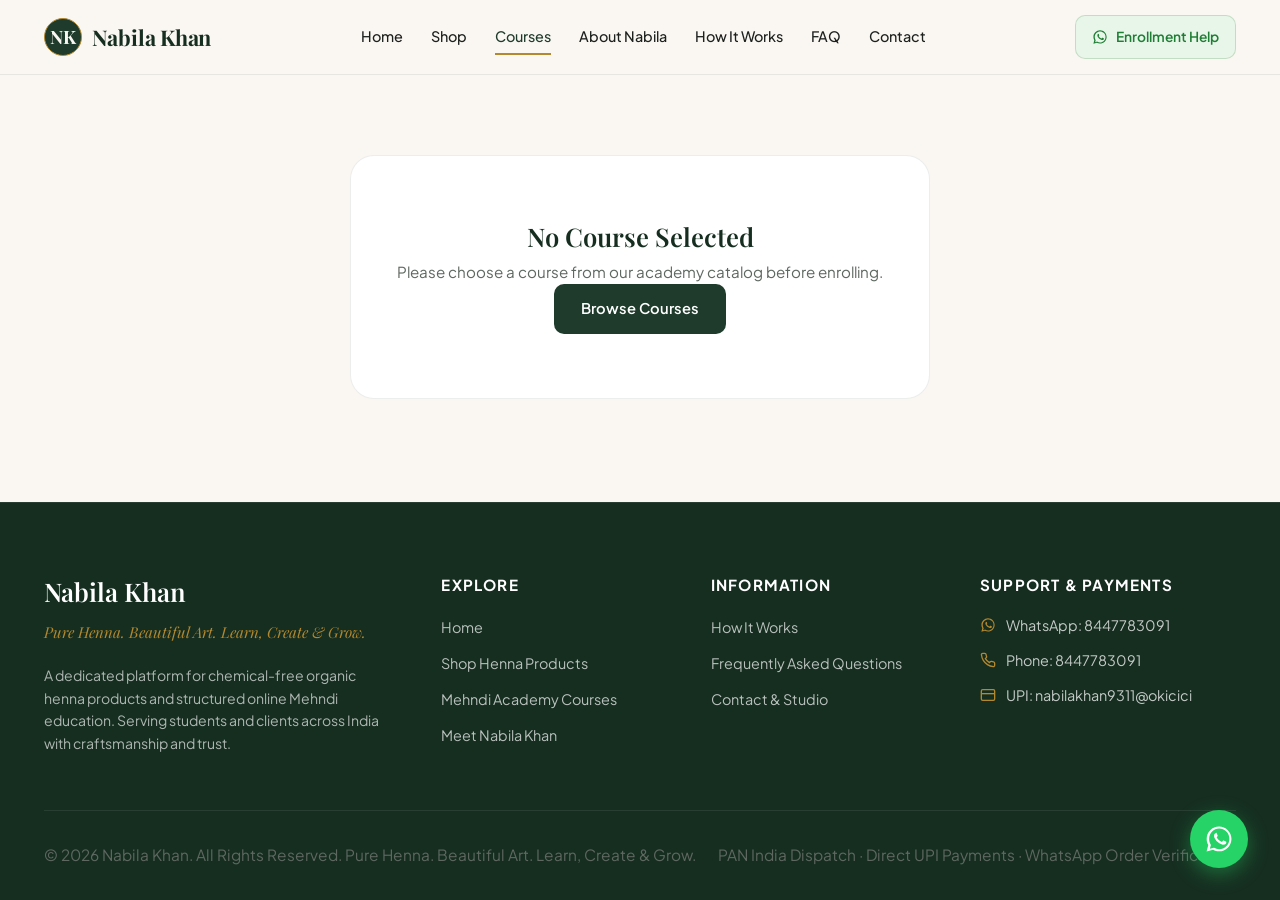
<file: course-checkout.html>
<!DOCTYPE html>
<html lang="en">
<head>
    <meta charset="UTF-8">
    <meta name="viewport" content="width=device-width, initial-scale=1.0">
    <title>Course Enrollment Checkout | Nabila Khan Mehndi Academy</title>
    <meta name="description" content="Enroll securely in Nabila Khan's Online Mehndi Courses. Direct UPI fee payment and instant enrollment confirmation with Nabila Khan on WhatsApp.">
    <link rel="stylesheet" href="css/style.css">
</head>
<body>

    <!-- Header -->
    <header class="site-header">
        <div class="container header-inner">
            <div class="brand-zone">
                <a href="index.html" class="brand-link" aria-label="Nabila Khan Home">
                    <span class="brand-monogram">NK</span>
                    <span class="brand-name">Nabila Khan</span>
                </a>
            </div>

            <nav class="site-nav" aria-label="Primary Navigation">
                <a href="index.html" class="nav-link">Home</a>
                <a href="shop.html" class="nav-link">Shop</a>
                <a href="courses.html" class="nav-link active">Courses</a>
                <a href="about.html" class="nav-link">About Nabila</a>
                <a href="how-it-works.html" class="nav-link">How It Works</a>
                <a href="faq.html" class="nav-link">FAQ</a>
                <a href="contact.html" class="nav-link">Contact</a>
                <div class="mobile-nav-cta">
                    <a href="https://wa.me/918447783091?text=Hello%20Nabila%20Khan%2C%20I%20need%20help%20with%20my%20course%20enrollment." class="btn btn-whatsapp btn-block" target="_blank" rel="noopener">
                        <svg viewBox="0 0 24 24" width="18" height="18" fill="currentColor"><path d="M12.04 2C6.58 2 2.13 6.45 2.13 11.91C2.13 13.66 2.59 15.36 3.45 16.86L2.05 22L7.3 20.62C8.75 21.41 10.38 21.83 12.04 21.83C17.5 21.83 21.95 17.38 21.95 11.92C21.95 9.27 20.92 6.78 19.05 4.91C17.18 3.03 14.69 2 12.04 2M12.05 3.67C14.25 3.67 16.31 4.53 17.87 6.09C19.42 7.65 20.28 9.72 20.28 11.92C20.28 16.46 16.58 20.16 12.04 20.16C10.66 20.16 9.3 19.8 8.1 19.09L7.81 18.92L4.69 19.74L5.52 16.7L5.33 16.39C4.54 15.14 4.12 13.54 4.12 11.91C4.12 7.37 7.82 3.67 12.05 3.67M9.53 7.33C9.36 7.33 9.09 7.39 8.86 7.64C8.63 7.89 8 8.48 8 9.68C8 10.88 8.88 12.04 9 12.2C9.13 12.37 10.72 14.82 13.16 15.87C13.74 16.12 14.19 16.27 14.54 16.38C15.12 16.57 15.65 16.54 16.07 16.48C16.53 16.41 17.5 15.89 17.7 15.32C17.9 14.75 17.9 14.27 17.84 14.17C17.78 14.07 17.63 14.01 17.4 13.9C17.17 13.79 16.04 13.23 15.83 13.16C15.63 13.08 15.48 13.05 15.33 13.27C15.19 13.5 14.76 14.01 14.63 14.17C14.5 14.32 14.37 14.34 14.14 14.23C13.91 14.11 12.95 13.8 11.82 12.79C10.94 12 10.34 11.03 10.22 10.82C10.1 10.6 10.21 10.47 10.32 10.36C10.43 10.25 10.56 10.07 10.68 9.93C10.79 9.79 10.83 9.68 10.91 9.53C10.98 9.38 10.94 9.25 10.89 9.14C10.83 9.03 10.37 7.9 10.18 7.44C9.99 6.99 9.8 7.05 9.66 7.05L9.53 7.33Z"/></svg>
                        Chat on WhatsApp
                    </a>
                </div>
            </nav>

            <div class="header-actions">
                <a href="https://wa.me/918447783091?text=Hello%20Nabila%20Khan%2C%20I%20need%20help%20with%20my%20course%20enrollment." class="btn btn-header-wa" target="_blank" rel="noopener">
                    <svg viewBox="0 0 24 24" width="16" height="16" fill="currentColor"><path d="M12.04 2C6.58 2 2.13 6.45 2.13 11.91C2.13 13.66 2.59 15.36 3.45 16.86L2.05 22L7.3 20.62C8.75 21.41 10.38 21.83 12.04 21.83C17.5 21.83 21.95 17.38 21.95 11.92C21.95 9.27 20.92 6.78 19.05 4.91C17.18 3.03 14.69 2 12.04 2M12.05 3.67C14.25 3.67 16.31 4.53 17.87 6.09C19.42 7.65 20.28 9.72 20.28 11.92C20.28 16.46 16.58 20.16 12.04 20.16C10.66 20.16 9.3 19.8 8.1 19.09L7.81 18.92L4.69 19.74L5.52 16.7L5.33 16.39C4.54 15.14 4.12 13.54 4.12 11.91C4.12 7.37 7.82 3.67 12.05 3.67M9.53 7.33C9.36 7.33 9.09 7.39 8.86 7.64C8.63 7.89 8 8.48 8 9.68C8 10.88 8.88 12.04 9 12.2C9.13 12.37 10.72 14.82 13.16 15.87C13.74 16.12 14.19 16.27 14.54 16.38C15.12 16.57 15.65 16.54 16.07 16.48C16.53 16.41 17.5 15.89 17.7 15.32C17.9 14.75 17.9 14.27 17.84 14.17C17.78 14.07 17.63 14.01 17.4 13.9C17.17 13.79 16.04 13.23 15.83 13.16C15.63 13.08 15.48 13.05 15.33 13.27C15.19 13.5 14.76 14.01 14.63 14.17C14.5 14.32 14.37 14.34 14.14 14.23C13.91 14.11 12.95 13.8 11.82 12.79C10.94 12 10.34 11.03 10.22 10.82C10.1 10.6 10.21 10.47 10.32 10.36C10.43 10.25 10.56 10.07 10.68 9.93C10.79 9.79 10.83 9.68 10.91 9.53C10.98 9.38 10.94 9.25 10.89 9.14C10.83 9.03 10.37 7.9 10.18 7.44C9.99 6.99 9.8 7.05 9.66 7.05L9.53 7.33Z"/></svg>
                    Enrollment Help
                </a>
                <button class="mobile-menu-toggle" aria-label="Toggle navigation menu" aria-expanded="false">
                    <svg viewBox="0 0 24 24" width="24" height="24" fill="none" stroke="currentColor" stroke-width="2"><line x1="3" y1="12" x2="21" y2="12"/><line x1="3" y1="6" x2="21" y2="6"/><line x1="3" y1="18" x2="21" y2="18"/></svg>
                </button>
            </div>
        </div>
    </header>

    <main class="section-padding">
        <div class="container" id="course-checkout-container">
            <!-- Dynamically populated by js/course-checkout.js -->
        </div>
    </main>

    <!-- Footer -->
    <footer class="site-footer">
        <div class="container">
            <div class="footer-grid">
                <div class="footer-brand">
                    <h3>Nabila Khan</h3>
                    <p class="footer-tagline">Pure Henna. Beautiful Art. Learn, Create &amp; Grow.</p>
                    <p class="footer-desc">
                        A dedicated platform for chemical-free organic henna products and structured online Mehndi education. Serving students and clients across India with craftsmanship and trust.
                    </p>
                </div>

                <div class="footer-column">
                    <h4 class="footer-column-title">Explore</h4>
                    <ul class="footer-links">
                        <li><a href="index.html">Home</a></li>
                        <li><a href="shop.html">Shop Henna Products</a></li>
                        <li><a href="courses.html">Mehndi Academy Courses</a></li>
                        <li><a href="about.html">Meet Nabila Khan</a></li>
                    </ul>
                </div>

                <div class="footer-column">
                    <h4 class="footer-column-title">Information</h4>
                    <ul class="footer-links">
                        <li><a href="how-it-works.html">How It Works</a></li>
                        <li><a href="faq.html">Frequently Asked Questions</a></li>
                        <li><a href="contact.html">Contact &amp; Studio</a></li>
                    </ul>
                </div>

                <div class="footer-column">
                    <h4 class="footer-column-title">Support &amp; Payments</h4>
                    <div class="footer-contact-item">
                        <svg viewBox="0 0 24 24" width="16" height="16" fill="currentColor"><path d="M12.04 2C6.58 2 2.13 6.45 2.13 11.91C2.13 13.66 2.59 15.36 3.45 16.86L2.05 22L7.3 20.62C8.75 21.41 10.38 21.83 12.04 21.83C17.5 21.83 21.95 17.38 21.95 11.92C21.95 9.27 20.92 6.78 19.05 4.91C17.18 3.03 14.69 2 12.04 2M12.05 3.67C14.25 3.67 16.31 4.53 17.87 6.09C19.42 7.65 20.28 9.72 20.28 11.92C20.28 16.46 16.58 20.16 12.04 20.16C10.66 20.16 9.3 19.8 8.1 19.09L7.81 18.92L4.69 19.74L5.52 16.7L5.33 16.39C4.54 15.14 4.12 13.54 4.12 11.91C4.12 7.37 7.82 3.67 12.05 3.67M9.53 7.33C9.36 7.33 9.09 7.39 8.86 7.64C8.63 7.89 8 8.48 8 9.68C8 10.88 8.88 12.04 9 12.2C9.13 12.37 10.72 14.82 13.16 15.87C13.74 16.12 14.19 16.27 14.54 16.38C15.12 16.57 15.65 16.54 16.07 16.48C16.53 16.41 17.5 15.89 17.7 15.32C17.9 14.75 17.9 14.27 17.84 14.17C17.78 14.07 17.63 14.01 17.4 13.9C17.17 13.79 16.04 13.23 15.83 13.16C15.63 13.08 15.48 13.05 15.33 13.27C15.19 13.5 14.76 14.01 14.63 14.17C14.5 14.32 14.37 14.34 14.14 14.23C13.91 14.11 12.95 13.8 11.82 12.79C10.94 12 10.34 11.03 10.22 10.82C10.1 10.6 10.21 10.47 10.32 10.36C10.43 10.25 10.56 10.07 10.68 9.93C10.79 9.79 10.83 9.68 10.91 9.53C10.98 9.38 10.94 9.25 10.89 9.14C10.83 9.03 10.37 7.9 10.18 7.44C9.99 6.99 9.8 7.05 9.66 7.05L9.53 7.33Z"/></svg>
                        <span>WhatsApp: 8447783091</span>
                    </div>
                    <div class="footer-contact-item">
                        <svg viewBox="0 0 24 24" width="16" height="16" fill="none" stroke="currentColor" stroke-width="2"><path d="M22 16.92v3a2 2 0 0 1-2.18 2 19.79 19.79 0 0 1-8.63-3.07 19.5 19.5 0 0 1-6-6 19.79 19.79 0 0 1-3.07-8.67A2 2 0 0 1 4.11 2h3a2 2 0 0 1 2 1.72 12.84 12.84 0 0 0 .7 2.81 2 2 0 0 1-.45 2.11L8.09 9.91a16 16 0 0 0 6 6l1.27-1.27a2 2 0 0 1 2.11-.45 12.84 12.84 0 0 0 2.81.7A2 2 0 0 1 22 16.92z"/></svg>
                        <span>Phone: 8447783091</span>
                    </div>
                    <div class="footer-contact-item">
                        <svg viewBox="0 0 24 24" width="16" height="16" fill="none" stroke="currentColor" stroke-width="2"><rect x="2" y="4" width="20" height="16" rx="2"/><line x1="2" y1="10" x2="22" y2="10"/></svg>
                        <span>UPI: nabilakhan9311@okicici</span>
                    </div>
                </div>
            </div>

            <div class="footer-bottom-bar">
                <p>&copy; 2026 Nabila Khan. All Rights Reserved. Pure Henna. Beautiful Art. Learn, Create &amp; Grow.</p>
                <p>PAN India Dispatch · Direct UPI Payments · WhatsApp Order Verification</p>
            </div>
        </div>
    </footer>

    <!-- Floating WhatsApp -->
    <a href="https://wa.me/918447783091?text=Hello%20Nabila%20Khan%2C%20I%20have%20an%20enrollment%20inquiry." class="floating-wa-btn" aria-label="Chat on WhatsApp" target="_blank" rel="noopener">
        <svg viewBox="0 0 24 24" width="30" height="30" fill="currentColor"><path d="M12.04 2C6.58 2 2.13 6.45 2.13 11.91C2.13 13.66 2.59 15.36 3.45 16.86L2.05 22L7.3 20.62C8.75 21.41 10.38 21.83 12.04 21.83C17.5 21.83 21.95 17.38 21.95 11.92C21.95 9.27 20.92 6.78 19.05 4.91C17.18 3.03 14.69 2 12.04 2M12.05 3.67C14.25 3.67 16.31 4.53 17.87 6.09C19.42 7.65 20.28 9.72 20.28 11.92C20.28 16.46 16.58 20.16 12.04 20.16C10.66 20.16 9.3 19.8 8.1 19.09L7.81 18.92L4.69 19.74L5.52 16.7L5.33 16.39C4.54 15.14 4.12 13.54 4.12 11.91C4.12 7.37 7.82 3.67 12.05 3.67M9.53 7.33C9.36 7.33 9.09 7.39 8.86 7.64C8.63 7.89 8 8.48 8 9.68C8 10.88 8.88 12.04 9 12.2C9.13 12.37 10.72 14.82 13.16 15.87C13.74 16.12 14.19 16.27 14.54 16.38C15.12 16.57 15.65 16.54 16.07 16.48C16.53 16.41 17.5 15.89 17.7 15.32C17.9 14.75 17.9 14.27 17.84 14.17C17.78 14.07 17.63 14.01 17.4 13.9C17.17 13.79 16.04 13.23 15.83 13.16C15.63 13.08 15.48 13.05 15.33 13.27C15.19 13.5 14.76 14.01 14.63 14.17C14.5 14.32 14.37 14.34 14.14 14.23C13.91 14.11 12.95 13.8 11.82 12.79C10.94 12 10.34 11.03 10.22 10.82C10.1 10.6 10.21 10.47 10.32 10.36C10.43 10.25 10.56 10.07 10.68 9.93C10.79 9.79 10.83 9.68 10.91 9.53C10.98 9.38 10.94 9.25 10.89 9.14C10.83 9.03 10.37 7.9 10.18 7.44C9.99 6.99 9.8 7.05 9.66 7.05L9.53 7.33Z"/></svg>
        <span class="floating-wa-tooltip">Chat with Nabila</span>
    </a>

    <!-- Scripts -->
    <script src="js/courses.js"></script>
    <script src="js/upi.js"></script>
    <script src="js/whatsapp.js"></script>
    <script src="js/main.js"></script>
    <script src="js/course-checkout.js"></script>
</body>
</html>
</file>
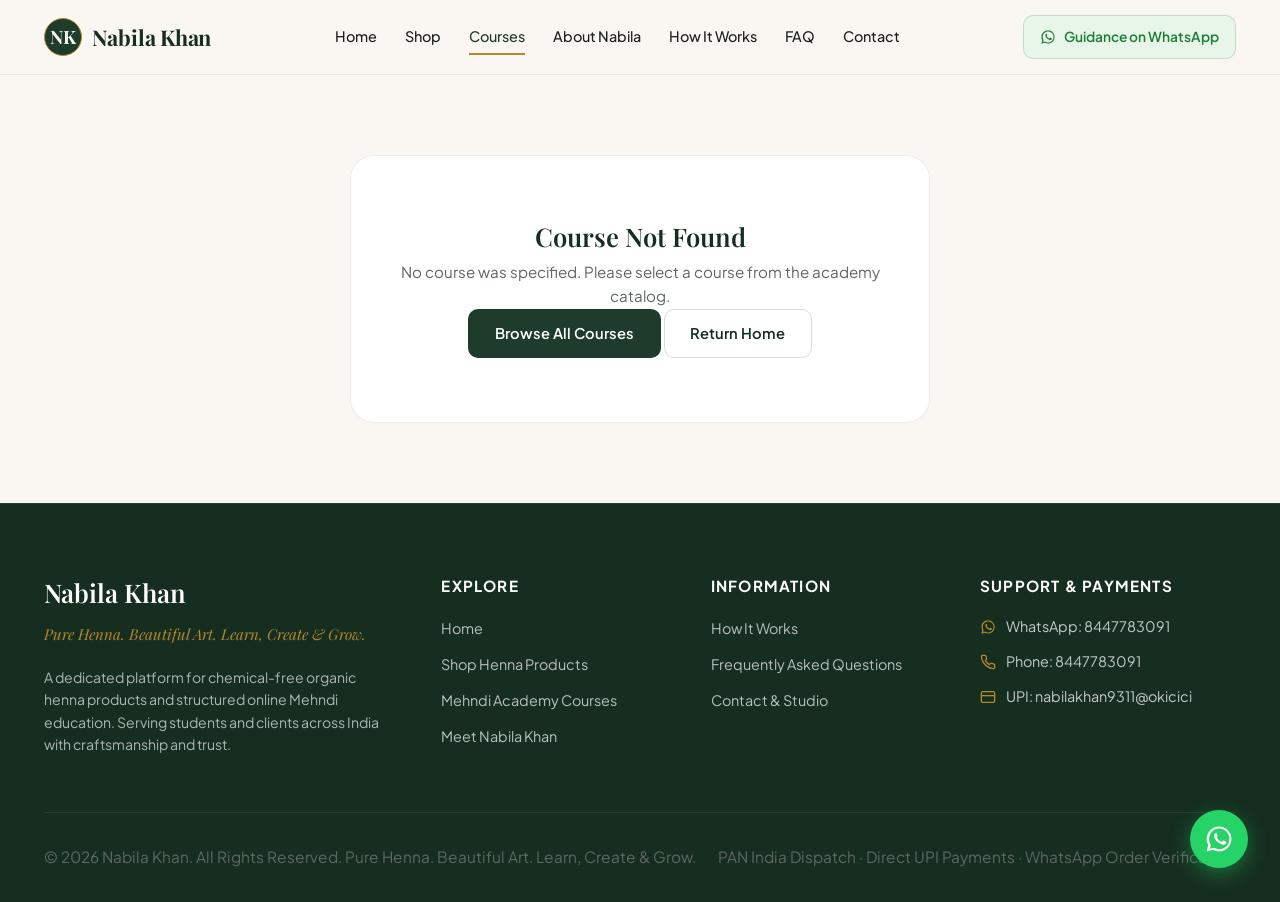
<file: course.html>
<!DOCTYPE html>
<html lang="en">
<head>
    <meta charset="UTF-8">
    <meta name="viewport" content="width=device-width, initial-scale=1.0">
    <title>Course Details | Nabila Khan Mehndi Academy</title>
    <meta name="description" content="View comprehensive course curriculum, video lesson modules, student benefits, and enroll directly with 1-on-1 mentorship from Nabila Khan.">
    <link rel="stylesheet" href="css/style.css">
</head>
<body>

    <!-- Header -->
    <header class="site-header">
        <div class="container header-inner">
            <div class="brand-zone">
                <a href="index.html" class="brand-link" aria-label="Nabila Khan Home">
                    <span class="brand-monogram">NK</span>
                    <span class="brand-name">Nabila Khan</span>
                </a>
            </div>

            <nav class="site-nav" aria-label="Primary Navigation">
                <a href="index.html" class="nav-link">Home</a>
                <a href="shop.html" class="nav-link">Shop</a>
                <a href="courses.html" class="nav-link active">Courses</a>
                <a href="about.html" class="nav-link">About Nabila</a>
                <a href="how-it-works.html" class="nav-link">How It Works</a>
                <a href="faq.html" class="nav-link">FAQ</a>
                <a href="contact.html" class="nav-link">Contact</a>
                <div class="mobile-nav-cta">
                    <a href="https://wa.me/918447783091?text=Hello%20Nabila%20Khan%2C%20I%20have%20a%20question%20about%20your%20Mehndi%20course." class="btn btn-whatsapp btn-block" target="_blank" rel="noopener">
                        <svg viewBox="0 0 24 24" width="18" height="18" fill="currentColor"><path d="M12.04 2C6.58 2 2.13 6.45 2.13 11.91C2.13 13.66 2.59 15.36 3.45 16.86L2.05 22L7.3 20.62C8.75 21.41 10.38 21.83 12.04 21.83C17.5 21.83 21.95 17.38 21.95 11.92C21.95 9.27 20.92 6.78 19.05 4.91C17.18 3.03 14.69 2 12.04 2M12.05 3.67C14.25 3.67 16.31 4.53 17.87 6.09C19.42 7.65 20.28 9.72 20.28 11.92C20.28 16.46 16.58 20.16 12.04 20.16C10.66 20.16 9.3 19.8 8.1 19.09L7.81 18.92L4.69 19.74L5.52 16.7L5.33 16.39C4.54 15.14 4.12 13.54 4.12 11.91C4.12 7.37 7.82 3.67 12.05 3.67M9.53 7.33C9.36 7.33 9.09 7.39 8.86 7.64C8.63 7.89 8 8.48 8 9.68C8 10.88 8.88 12.04 9 12.2C9.13 12.37 10.72 14.82 13.16 15.87C13.74 16.12 14.19 16.27 14.54 16.38C15.12 16.57 15.65 16.54 16.07 16.48C16.53 16.41 17.5 15.89 17.7 15.32C17.9 14.75 17.9 14.27 17.84 14.17C17.78 14.07 17.63 14.01 17.4 13.9C17.17 13.79 16.04 13.23 15.83 13.16C15.63 13.08 15.48 13.05 15.33 13.27C15.19 13.5 14.76 14.01 14.63 14.17C14.5 14.32 14.37 14.34 14.14 14.23C13.91 14.11 12.95 13.8 11.82 12.79C10.94 12 10.34 11.03 10.22 10.82C10.1 10.6 10.21 10.47 10.32 10.36C10.43 10.25 10.56 10.07 10.68 9.93C10.79 9.79 10.83 9.68 10.91 9.53C10.98 9.38 10.94 9.25 10.89 9.14C10.83 9.03 10.37 7.9 10.18 7.44C9.99 6.99 9.8 7.05 9.66 7.05L9.53 7.33Z"/></svg>
                        Chat on WhatsApp
                    </a>
                </div>
            </nav>

            <div class="header-actions">
                <a href="https://wa.me/918447783091?text=Hello%20Nabila%20Khan%2C%20I%20have%20a%20question%20about%20your%20Mehndi%20course." class="btn btn-header-wa" target="_blank" rel="noopener">
                    <svg viewBox="0 0 24 24" width="16" height="16" fill="currentColor"><path d="M12.04 2C6.58 2 2.13 6.45 2.13 11.91C2.13 13.66 2.59 15.36 3.45 16.86L2.05 22L7.3 20.62C8.75 21.41 10.38 21.83 12.04 21.83C17.5 21.83 21.95 17.38 21.95 11.92C21.95 9.27 20.92 6.78 19.05 4.91C17.18 3.03 14.69 2 12.04 2M12.05 3.67C14.25 3.67 16.31 4.53 17.87 6.09C19.42 7.65 20.28 9.72 20.28 11.92C20.28 16.46 16.58 20.16 12.04 20.16C10.66 20.16 9.3 19.8 8.1 19.09L7.81 18.92L4.69 19.74L5.52 16.7L5.33 16.39C4.54 15.14 4.12 13.54 4.12 11.91C4.12 7.37 7.82 3.67 12.05 3.67M9.53 7.33C9.36 7.33 9.09 7.39 8.86 7.64C8.63 7.89 8 8.48 8 9.68C8 10.88 8.88 12.04 9 12.2C9.13 12.37 10.72 14.82 13.16 15.87C13.74 16.12 14.19 16.27 14.54 16.38C15.12 16.57 15.65 16.54 16.07 16.48C16.53 16.41 17.5 15.89 17.7 15.32C17.9 14.75 17.9 14.27 17.84 14.17C17.78 14.07 17.63 14.01 17.4 13.9C17.17 13.79 16.04 13.23 15.83 13.16C15.63 13.08 15.48 13.05 15.33 13.27C15.19 13.5 14.76 14.01 14.63 14.17C14.5 14.32 14.37 14.34 14.14 14.23C13.91 14.11 12.95 13.8 11.82 12.79C10.94 12 10.34 11.03 10.22 10.82C10.1 10.6 10.21 10.47 10.32 10.36C10.43 10.25 10.56 10.07 10.68 9.93C10.79 9.79 10.83 9.68 10.91 9.53C10.98 9.38 10.94 9.25 10.89 9.14C10.83 9.03 10.37 7.9 10.18 7.44C9.99 6.99 9.8 7.05 9.66 7.05L9.53 7.33Z"/></svg>
                    Guidance on WhatsApp
                </a>
                <button class="mobile-menu-toggle" aria-label="Toggle navigation menu" aria-expanded="false">
                    <svg viewBox="0 0 24 24" width="24" height="24" fill="none" stroke="currentColor" stroke-width="2"><line x1="3" y1="12" x2="21" y2="12"/><line x1="3" y1="6" x2="21" y2="6"/><line x1="3" y1="18" x2="21" y2="18"/></svg>
                </button>
            </div>
        </div>
    </header>

    <main class="section-padding">
        <div class="container" id="course-detail-container">
            <!-- Dynamically populated by js/course.js -->
        </div>
    </main>

    <!-- Footer -->
    <footer class="site-footer">
        <div class="container">
            <div class="footer-grid">
                <div class="footer-brand">
                    <h3>Nabila Khan</h3>
                    <p class="footer-tagline">Pure Henna. Beautiful Art. Learn, Create &amp; Grow.</p>
                    <p class="footer-desc">
                        A dedicated platform for chemical-free organic henna products and structured online Mehndi education. Serving students and clients across India with craftsmanship and trust.
                    </p>
                </div>

                <div class="footer-column">
                    <h4 class="footer-column-title">Explore</h4>
                    <ul class="footer-links">
                        <li><a href="index.html">Home</a></li>
                        <li><a href="shop.html">Shop Henna Products</a></li>
                        <li><a href="courses.html">Mehndi Academy Courses</a></li>
                        <li><a href="about.html">Meet Nabila Khan</a></li>
                    </ul>
                </div>

                <div class="footer-column">
                    <h4 class="footer-column-title">Information</h4>
                    <ul class="footer-links">
                        <li><a href="how-it-works.html">How It Works</a></li>
                        <li><a href="faq.html">Frequently Asked Questions</a></li>
                        <li><a href="contact.html">Contact &amp; Studio</a></li>
                    </ul>
                </div>

                <div class="footer-column">
                    <h4 class="footer-column-title">Support &amp; Payments</h4>
                    <div class="footer-contact-item">
                        <svg viewBox="0 0 24 24" width="16" height="16" fill="currentColor"><path d="M12.04 2C6.58 2 2.13 6.45 2.13 11.91C2.13 13.66 2.59 15.36 3.45 16.86L2.05 22L7.3 20.62C8.75 21.41 10.38 21.83 12.04 21.83C17.5 21.83 21.95 17.38 21.95 11.92C21.95 9.27 20.92 6.78 19.05 4.91C17.18 3.03 14.69 2 12.04 2M12.05 3.67C14.25 3.67 16.31 4.53 17.87 6.09C19.42 7.65 20.28 9.72 20.28 11.92C20.28 16.46 16.58 20.16 12.04 20.16C10.66 20.16 9.3 19.8 8.1 19.09L7.81 18.92L4.69 19.74L5.52 16.7L5.33 16.39C4.54 15.14 4.12 13.54 4.12 11.91C4.12 7.37 7.82 3.67 12.05 3.67M9.53 7.33C9.36 7.33 9.09 7.39 8.86 7.64C8.63 7.89 8 8.48 8 9.68C8 10.88 8.88 12.04 9 12.2C9.13 12.37 10.72 14.82 13.16 15.87C13.74 16.12 14.19 16.27 14.54 16.38C15.12 16.57 15.65 16.54 16.07 16.48C16.53 16.41 17.5 15.89 17.7 15.32C17.9 14.75 17.9 14.27 17.84 14.17C17.78 14.07 17.63 14.01 17.4 13.9C17.17 13.79 16.04 13.23 15.83 13.16C15.63 13.08 15.48 13.05 15.33 13.27C15.19 13.5 14.76 14.01 14.63 14.17C14.5 14.32 14.37 14.34 14.14 14.23C13.91 14.11 12.95 13.8 11.82 12.79C10.94 12 10.34 11.03 10.22 10.82C10.1 10.6 10.21 10.47 10.32 10.36C10.43 10.25 10.56 10.07 10.68 9.93C10.79 9.79 10.83 9.68 10.91 9.53C10.98 9.38 10.94 9.25 10.89 9.14C10.83 9.03 10.37 7.9 10.18 7.44C9.99 6.99 9.8 7.05 9.66 7.05L9.53 7.33Z"/></svg>
                        <span>WhatsApp: 8447783091</span>
                    </div>
                    <div class="footer-contact-item">
                        <svg viewBox="0 0 24 24" width="16" height="16" fill="none" stroke="currentColor" stroke-width="2"><path d="M22 16.92v3a2 2 0 0 1-2.18 2 19.79 19.79 0 0 1-8.63-3.07 19.5 19.5 0 0 1-6-6 19.79 19.79 0 0 1-3.07-8.67A2 2 0 0 1 4.11 2h3a2 2 0 0 1 2 1.72 12.84 12.84 0 0 0 .7 2.81 2 2 0 0 1-.45 2.11L8.09 9.91a16 16 0 0 0 6 6l1.27-1.27a2 2 0 0 1 2.11-.45 12.84 12.84 0 0 0 2.81.7A2 2 0 0 1 22 16.92z"/></svg>
                        <span>Phone: 8447783091</span>
                    </div>
                    <div class="footer-contact-item">
                        <svg viewBox="0 0 24 24" width="16" height="16" fill="none" stroke="currentColor" stroke-width="2"><rect x="2" y="4" width="20" height="16" rx="2"/><line x1="2" y1="10" x2="22" y2="10"/></svg>
                        <span>UPI: nabilakhan9311@okicici</span>
                    </div>
                </div>
            </div>

            <div class="footer-bottom-bar">
                <p>&copy; 2026 Nabila Khan. All Rights Reserved. Pure Henna. Beautiful Art. Learn, Create &amp; Grow.</p>
                <p>PAN India Dispatch · Direct UPI Payments · WhatsApp Order Verification</p>
            </div>
        </div>
    </footer>

    <!-- Floating WhatsApp -->
    <a href="https://wa.me/918447783091?text=Hello%20Nabila%20Khan%2C%20I%20have%20a%20question%20regarding%20this%20Mehndi%20course." class="floating-wa-btn" aria-label="Chat on WhatsApp" target="_blank" rel="noopener">
        <svg viewBox="0 0 24 24" width="30" height="30" fill="currentColor"><path d="M12.04 2C6.58 2 2.13 6.45 2.13 11.91C2.13 13.66 2.59 15.36 3.45 16.86L2.05 22L7.3 20.62C8.75 21.41 10.38 21.83 12.04 21.83C17.5 21.83 21.95 17.38 21.95 11.92C21.95 9.27 20.92 6.78 19.05 4.91C17.18 3.03 14.69 2 12.04 2M12.05 3.67C14.25 3.67 16.31 4.53 17.87 6.09C19.42 7.65 20.28 9.72 20.28 11.92C20.28 16.46 16.58 20.16 12.04 20.16C10.66 20.16 9.3 19.8 8.1 19.09L7.81 18.92L4.69 19.74L5.52 16.7L5.33 16.39C4.54 15.14 4.12 13.54 4.12 11.91C4.12 7.37 7.82 3.67 12.05 3.67M9.53 7.33C9.36 7.33 9.09 7.39 8.86 7.64C8.63 7.89 8 8.48 8 9.68C8 10.88 8.88 12.04 9 12.2C9.13 12.37 10.72 14.82 13.16 15.87C13.74 16.12 14.19 16.27 14.54 16.38C15.12 16.57 15.65 16.54 16.07 16.48C16.53 16.41 17.5 15.89 17.7 15.32C17.9 14.75 17.9 14.27 17.84 14.17C17.78 14.07 17.63 14.01 17.4 13.9C17.17 13.79 16.04 13.23 15.83 13.16C15.63 13.08 15.48 13.05 15.33 13.27C15.19 13.5 14.76 14.01 14.63 14.17C14.5 14.32 14.37 14.34 14.14 14.23C13.91 14.11 12.95 13.8 11.82 12.79C10.94 12 10.34 11.03 10.22 10.82C10.1 10.6 10.21 10.47 10.32 10.36C10.43 10.25 10.56 10.07 10.68 9.93C10.79 9.79 10.83 9.68 10.91 9.53C10.98 9.38 10.94 9.25 10.89 9.14C10.83 9.03 10.37 7.9 10.18 7.44C9.99 6.99 9.8 7.05 9.66 7.05L9.53 7.33Z"/></svg>
        <span class="floating-wa-tooltip">Chat with Nabila</span>
    </a>

    <!-- Scripts -->
    <script src="js/courses.js"></script>
    <script src="js/main.js"></script>
    <script src="js/course.js"></script>
</body>
</html>
</file>
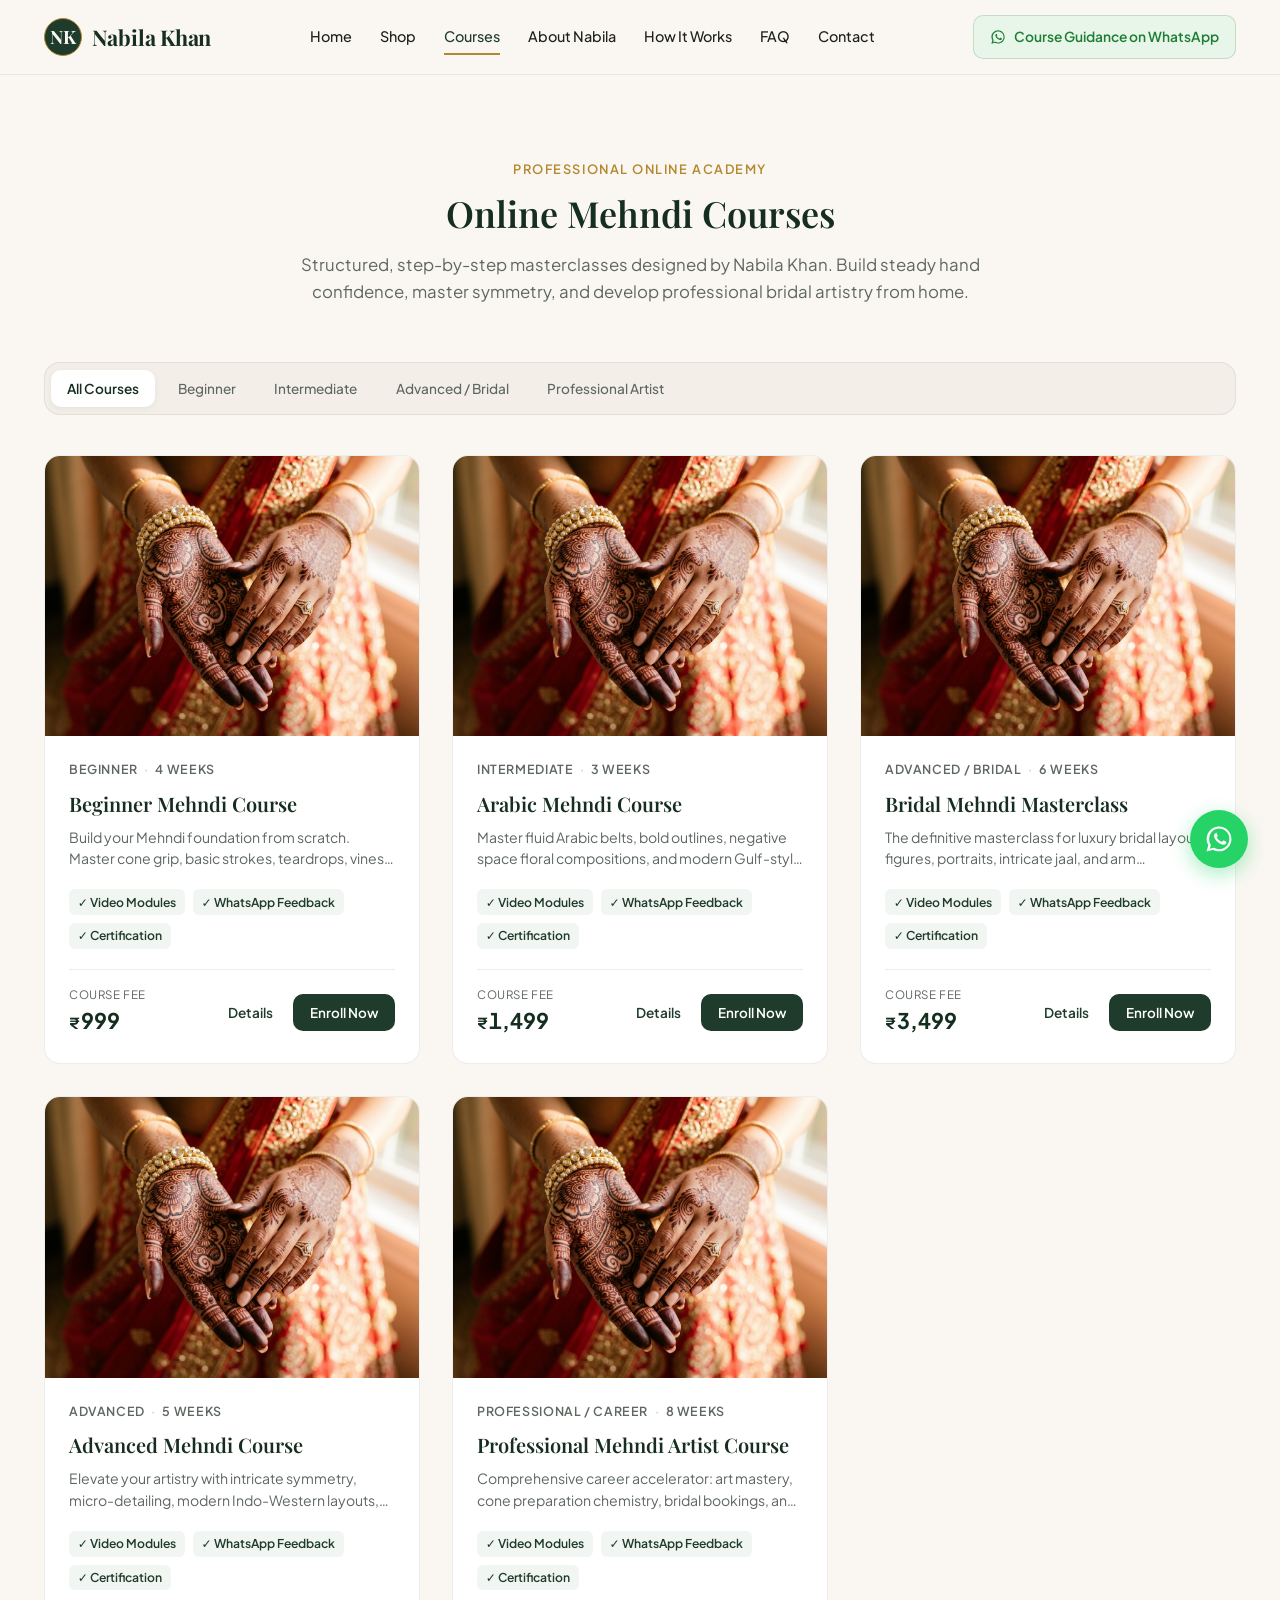
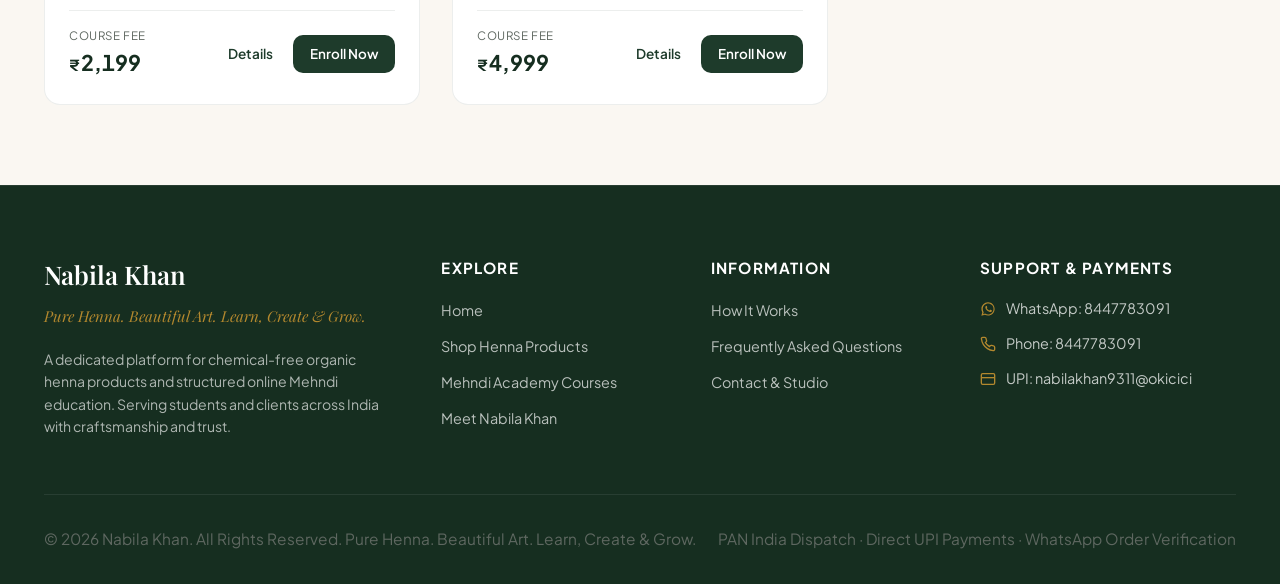
<file: courses.html>
<!DOCTYPE html>
<html lang="en">
<head>
    <meta charset="UTF-8">
    <meta name="viewport" content="width=device-width, initial-scale=1.0">
    <title>Online Mehndi Academy Courses | Nabila Khan</title>
    <meta name="description" content="Structured online Mehndi courses taught by Nabila Khan. Master basic cone grip, floral Arabic patterns, intricate bridal masterclasses, and professional artist business.">
    
    <meta property="og:type" content="website">
    <meta property="og:title" content="Online Mehndi Academy Courses | Nabila Khan">
    <meta property="og:description" content="Learn practical Mehndi techniques from beginner foundations to luxury bridal figures. Structured video modules and 1-on-1 mentorship.">
    <meta property="og:image" content="images/courses/bridal.jpg">
    <meta name="twitter:card" content="summary_large_image">

    <link rel="stylesheet" href="css/style.css">
</head>
<body>

    <!-- Header -->
    <header class="site-header">
        <div class="container header-inner">
            <div class="brand-zone">
                <a href="index.html" class="brand-link" aria-label="Nabila Khan Home">
                    <span class="brand-monogram">NK</span>
                    <span class="brand-name">Nabila Khan</span>
                </a>
            </div>

            <nav class="site-nav" aria-label="Primary Navigation">
                <a href="index.html" class="nav-link">Home</a>
                <a href="shop.html" class="nav-link">Shop</a>
                <a href="courses.html" class="nav-link active">Courses</a>
                <a href="about.html" class="nav-link">About Nabila</a>
                <a href="how-it-works.html" class="nav-link">How It Works</a>
                <a href="faq.html" class="nav-link">FAQ</a>
                <a href="contact.html" class="nav-link">Contact</a>
                <div class="mobile-nav-cta">
                    <a href="https://wa.me/918447783091?text=Hello%20Nabila%20Khan%2C%20I%20want%20to%20learn%20more%20about%20your%20Mehndi%20courses." class="btn btn-whatsapp btn-block" target="_blank" rel="noopener">
                        <svg viewBox="0 0 24 24" width="18" height="18" fill="currentColor"><path d="M12.04 2C6.58 2 2.13 6.45 2.13 11.91C2.13 13.66 2.59 15.36 3.45 16.86L2.05 22L7.3 20.62C8.75 21.41 10.38 21.83 12.04 21.83C17.5 21.83 21.95 17.38 21.95 11.92C21.95 9.27 20.92 6.78 19.05 4.91C17.18 3.03 14.69 2 12.04 2M12.05 3.67C14.25 3.67 16.31 4.53 17.87 6.09C19.42 7.65 20.28 9.72 20.28 11.92C20.28 16.46 16.58 20.16 12.04 20.16C10.66 20.16 9.3 19.8 8.1 19.09L7.81 18.92L4.69 19.74L5.52 16.7L5.33 16.39C4.54 15.14 4.12 13.54 4.12 11.91C4.12 7.37 7.82 3.67 12.05 3.67M9.53 7.33C9.36 7.33 9.09 7.39 8.86 7.64C8.63 7.89 8 8.48 8 9.68C8 10.88 8.88 12.04 9 12.2C9.13 12.37 10.72 14.82 13.16 15.87C13.74 16.12 14.19 16.27 14.54 16.38C15.12 16.57 15.65 16.54 16.07 16.48C16.53 16.41 17.5 15.89 17.7 15.32C17.9 14.75 17.9 14.27 17.84 14.17C17.78 14.07 17.63 14.01 17.4 13.9C17.17 13.79 16.04 13.23 15.83 13.16C15.63 13.08 15.48 13.05 15.33 13.27C15.19 13.5 14.76 14.01 14.63 14.17C14.5 14.32 14.37 14.34 14.14 14.23C13.91 14.11 12.95 13.8 11.82 12.79C10.94 12 10.34 11.03 10.22 10.82C10.1 10.6 10.21 10.47 10.32 10.36C10.43 10.25 10.56 10.07 10.68 9.93C10.79 9.79 10.83 9.68 10.91 9.53C10.98 9.38 10.94 9.25 10.89 9.14C10.83 9.03 10.37 7.9 10.18 7.44C9.99 6.99 9.8 7.05 9.66 7.05L9.53 7.33Z"/></svg>
                        Chat on WhatsApp
                    </a>
                </div>
            </nav>

            <div class="header-actions">
                <a href="https://wa.me/918447783091?text=Hello%20Nabila%20Khan%2C%20I%20want%20to%20learn%20more%20about%20your%20Mehndi%20courses." class="btn btn-header-wa" target="_blank" rel="noopener">
                    <svg viewBox="0 0 24 24" width="16" height="16" fill="currentColor"><path d="M12.04 2C6.58 2 2.13 6.45 2.13 11.91C2.13 13.66 2.59 15.36 3.45 16.86L2.05 22L7.3 20.62C8.75 21.41 10.38 21.83 12.04 21.83C17.5 21.83 21.95 17.38 21.95 11.92C21.95 9.27 20.92 6.78 19.05 4.91C17.18 3.03 14.69 2 12.04 2M12.05 3.67C14.25 3.67 16.31 4.53 17.87 6.09C19.42 7.65 20.28 9.72 20.28 11.92C20.28 16.46 16.58 20.16 12.04 20.16C10.66 20.16 9.3 19.8 8.1 19.09L7.81 18.92L4.69 19.74L5.52 16.7L5.33 16.39C4.54 15.14 4.12 13.54 4.12 11.91C4.12 7.37 7.82 3.67 12.05 3.67M9.53 7.33C9.36 7.33 9.09 7.39 8.86 7.64C8.63 7.89 8 8.48 8 9.68C8 10.88 8.88 12.04 9 12.2C9.13 12.37 10.72 14.82 13.16 15.87C13.74 16.12 14.19 16.27 14.54 16.38C15.12 16.57 15.65 16.54 16.07 16.48C16.53 16.41 17.5 15.89 17.7 15.32C17.9 14.75 17.9 14.27 17.84 14.17C17.78 14.07 17.63 14.01 17.4 13.9C17.17 13.79 16.04 13.23 15.83 13.16C15.63 13.08 15.48 13.05 15.33 13.27C15.19 13.5 14.76 14.01 14.63 14.17C14.5 14.32 14.37 14.34 14.14 14.23C13.91 14.11 12.95 13.8 11.82 12.79C10.94 12 10.34 11.03 10.22 10.82C10.1 10.6 10.21 10.47 10.32 10.36C10.43 10.25 10.56 10.07 10.68 9.93C10.79 9.79 10.83 9.68 10.91 9.53C10.98 9.38 10.94 9.25 10.89 9.14C10.83 9.03 10.37 7.9 10.18 7.44C9.99 6.99 9.8 7.05 9.66 7.05L9.53 7.33Z"/></svg>
                    Course Guidance on WhatsApp
                </a>
                <button class="mobile-menu-toggle" aria-label="Toggle navigation menu" aria-expanded="false">
                    <svg viewBox="0 0 24 24" width="24" height="24" fill="none" stroke="currentColor" stroke-width="2"><line x1="3" y1="12" x2="21" y2="12"/><line x1="3" y1="6" x2="21" y2="6"/><line x1="3" y1="18" x2="21" y2="18"/></svg>
                </button>
            </div>
        </div>
    </header>

    <main class="section-padding">
        <div class="container">
            <div class="section-header">
                <span class="section-eyebrow">Professional Online Academy</span>
                <h1 class="section-title">Online Mehndi Courses</h1>
                <p class="section-subtitle">
                    Structured, step-by-step masterclasses designed by Nabila Khan. Build steady hand confidence, master symmetry, and develop professional bridal artistry from home.
                </p>
            </div>

            <!-- Level Filter Bar -->
            <div class="catalog-toolbar">
                <div class="category-filter-bar" role="tablist" aria-label="Filter courses by level">
                    <button type="button" class="course-filter-btn active" data-level="All">All Courses</button>
                    <button type="button" class="course-filter-btn" data-level="Beginner">Beginner</button>
                    <button type="button" class="course-filter-btn" data-level="Intermediate">Intermediate</button>
                    <button type="button" class="course-filter-btn" data-level="Advanced">Advanced / Bridal</button>
                    <button type="button" class="course-filter-btn" data-level="Professional">Professional Artist</button>
                </div>
            </div>

            <!-- Dynamic Courses Grid -->
            <div class="courses-grid" id="courses-grid">
                <!-- Rendered dynamically from courses.js via courses-page.js -->
            </div>
        </div>
    </main>

    <!-- Footer -->
    <footer class="site-footer">
        <div class="container">
            <div class="footer-grid">
                <div class="footer-brand">
                    <h3>Nabila Khan</h3>
                    <p class="footer-tagline">Pure Henna. Beautiful Art. Learn, Create &amp; Grow.</p>
                    <p class="footer-desc">
                        A dedicated platform for chemical-free organic henna products and structured online Mehndi education. Serving students and clients across India with craftsmanship and trust.
                    </p>
                </div>

                <div class="footer-column">
                    <h4 class="footer-column-title">Explore</h4>
                    <ul class="footer-links">
                        <li><a href="index.html">Home</a></li>
                        <li><a href="shop.html">Shop Henna Products</a></li>
                        <li><a href="courses.html">Mehndi Academy Courses</a></li>
                        <li><a href="about.html">Meet Nabila Khan</a></li>
                    </ul>
                </div>

                <div class="footer-column">
                    <h4 class="footer-column-title">Information</h4>
                    <ul class="footer-links">
                        <li><a href="how-it-works.html">How It Works</a></li>
                        <li><a href="faq.html">Frequently Asked Questions</a></li>
                        <li><a href="contact.html">Contact &amp; Studio</a></li>
                    </ul>
                </div>

                <div class="footer-column">
                    <h4 class="footer-column-title">Support &amp; Payments</h4>
                    <div class="footer-contact-item">
                        <svg viewBox="0 0 24 24" width="16" height="16" fill="currentColor"><path d="M12.04 2C6.58 2 2.13 6.45 2.13 11.91C2.13 13.66 2.59 15.36 3.45 16.86L2.05 22L7.3 20.62C8.75 21.41 10.38 21.83 12.04 21.83C17.5 21.83 21.95 17.38 21.95 11.92C21.95 9.27 20.92 6.78 19.05 4.91C17.18 3.03 14.69 2 12.04 2M12.05 3.67C14.25 3.67 16.31 4.53 17.87 6.09C19.42 7.65 20.28 9.72 20.28 11.92C20.28 16.46 16.58 20.16 12.04 20.16C10.66 20.16 9.3 19.8 8.1 19.09L7.81 18.92L4.69 19.74L5.52 16.7L5.33 16.39C4.54 15.14 4.12 13.54 4.12 11.91C4.12 7.37 7.82 3.67 12.05 3.67M9.53 7.33C9.36 7.33 9.09 7.39 8.86 7.64C8.63 7.89 8 8.48 8 9.68C8 10.88 8.88 12.04 9 12.2C9.13 12.37 10.72 14.82 13.16 15.87C13.74 16.12 14.19 16.27 14.54 16.38C15.12 16.57 15.65 16.54 16.07 16.48C16.53 16.41 17.5 15.89 17.7 15.32C17.9 14.75 17.9 14.27 17.84 14.17C17.78 14.07 17.63 14.01 17.4 13.9C17.17 13.79 16.04 13.23 15.83 13.16C15.63 13.08 15.48 13.05 15.33 13.27C15.19 13.5 14.76 14.01 14.63 14.17C14.5 14.32 14.37 14.34 14.14 14.23C13.91 14.11 12.95 13.8 11.82 12.79C10.94 12 10.34 11.03 10.22 10.82C10.1 10.6 10.21 10.47 10.32 10.36C10.43 10.25 10.56 10.07 10.68 9.93C10.79 9.79 10.83 9.68 10.91 9.53C10.98 9.38 10.94 9.25 10.89 9.14C10.83 9.03 10.37 7.9 10.18 7.44C9.99 6.99 9.8 7.05 9.66 7.05L9.53 7.33Z"/></svg>
                        <span>WhatsApp: 8447783091</span>
                    </div>
                    <div class="footer-contact-item">
                        <svg viewBox="0 0 24 24" width="16" height="16" fill="none" stroke="currentColor" stroke-width="2"><path d="M22 16.92v3a2 2 0 0 1-2.18 2 19.79 19.79 0 0 1-8.63-3.07 19.5 19.5 0 0 1-6-6 19.79 19.79 0 0 1-3.07-8.67A2 2 0 0 1 4.11 2h3a2 2 0 0 1 2 1.72 12.84 12.84 0 0 0 .7 2.81 2 2 0 0 1-.45 2.11L8.09 9.91a16 16 0 0 0 6 6l1.27-1.27a2 2 0 0 1 2.11-.45 12.84 12.84 0 0 0 2.81.7A2 2 0 0 1 22 16.92z"/></svg>
                        <span>Phone: 8447783091</span>
                    </div>
                    <div class="footer-contact-item">
                        <svg viewBox="0 0 24 24" width="16" height="16" fill="none" stroke="currentColor" stroke-width="2"><rect x="2" y="4" width="20" height="16" rx="2"/><line x1="2" y1="10" x2="22" y2="10"/></svg>
                        <span>UPI: nabilakhan9311@okicici</span>
                    </div>
                </div>
            </div>

            <div class="footer-bottom-bar">
                <p>&copy; 2026 Nabila Khan. All Rights Reserved. Pure Henna. Beautiful Art. Learn, Create &amp; Grow.</p>
                <p>PAN India Dispatch · Direct UPI Payments · WhatsApp Order Verification</p>
            </div>
        </div>
    </footer>

    <!-- Floating WhatsApp -->
    <a href="https://wa.me/918447783091?text=Hello%20Nabila%20Khan%2C%20I%20have%20an%20inquiry%20regarding%20your%20Mehndi%20courses." class="floating-wa-btn" aria-label="Chat on WhatsApp" target="_blank" rel="noopener">
        <svg viewBox="0 0 24 24" width="30" height="30" fill="currentColor"><path d="M12.04 2C6.58 2 2.13 6.45 2.13 11.91C2.13 13.66 2.59 15.36 3.45 16.86L2.05 22L7.3 20.62C8.75 21.41 10.38 21.83 12.04 21.83C17.5 21.83 21.95 17.38 21.95 11.92C21.95 9.27 20.92 6.78 19.05 4.91C17.18 3.03 14.69 2 12.04 2M12.05 3.67C14.25 3.67 16.31 4.53 17.87 6.09C19.42 7.65 20.28 9.72 20.28 11.92C20.28 16.46 16.58 20.16 12.04 20.16C10.66 20.16 9.3 19.8 8.1 19.09L7.81 18.92L4.69 19.74L5.52 16.7L5.33 16.39C4.54 15.14 4.12 13.54 4.12 11.91C4.12 7.37 7.82 3.67 12.05 3.67M9.53 7.33C9.36 7.33 9.09 7.39 8.86 7.64C8.63 7.89 8 8.48 8 9.68C8 10.88 8.88 12.04 9 12.2C9.13 12.37 10.72 14.82 13.16 15.87C13.74 16.12 14.19 16.27 14.54 16.38C15.12 16.57 15.65 16.54 16.07 16.48C16.53 16.41 17.5 15.89 17.7 15.32C17.9 14.75 17.9 14.27 17.84 14.17C17.78 14.07 17.63 14.01 17.4 13.9C17.17 13.79 16.04 13.23 15.83 13.16C15.63 13.08 15.48 13.05 15.33 13.27C15.19 13.5 14.76 14.01 14.63 14.17C14.5 14.32 14.37 14.34 14.14 14.23C13.91 14.11 12.95 13.8 11.82 12.79C10.94 12 10.34 11.03 10.22 10.82C10.1 10.6 10.21 10.47 10.32 10.36C10.43 10.25 10.56 10.07 10.68 9.93C10.79 9.79 10.83 9.68 10.91 9.53C10.98 9.38 10.94 9.25 10.89 9.14C10.83 9.03 10.37 7.9 10.18 7.44C9.99 6.99 9.8 7.05 9.66 7.05L9.53 7.33Z"/></svg>
        <span class="floating-wa-tooltip">Chat with Nabila</span>
    </a>

    <!-- Scripts -->
    <script src="js/courses.js"></script>
    <script src="js/main.js"></script>
    <script src="js/courses-page.js"></script>
</body>
</html>
</file>
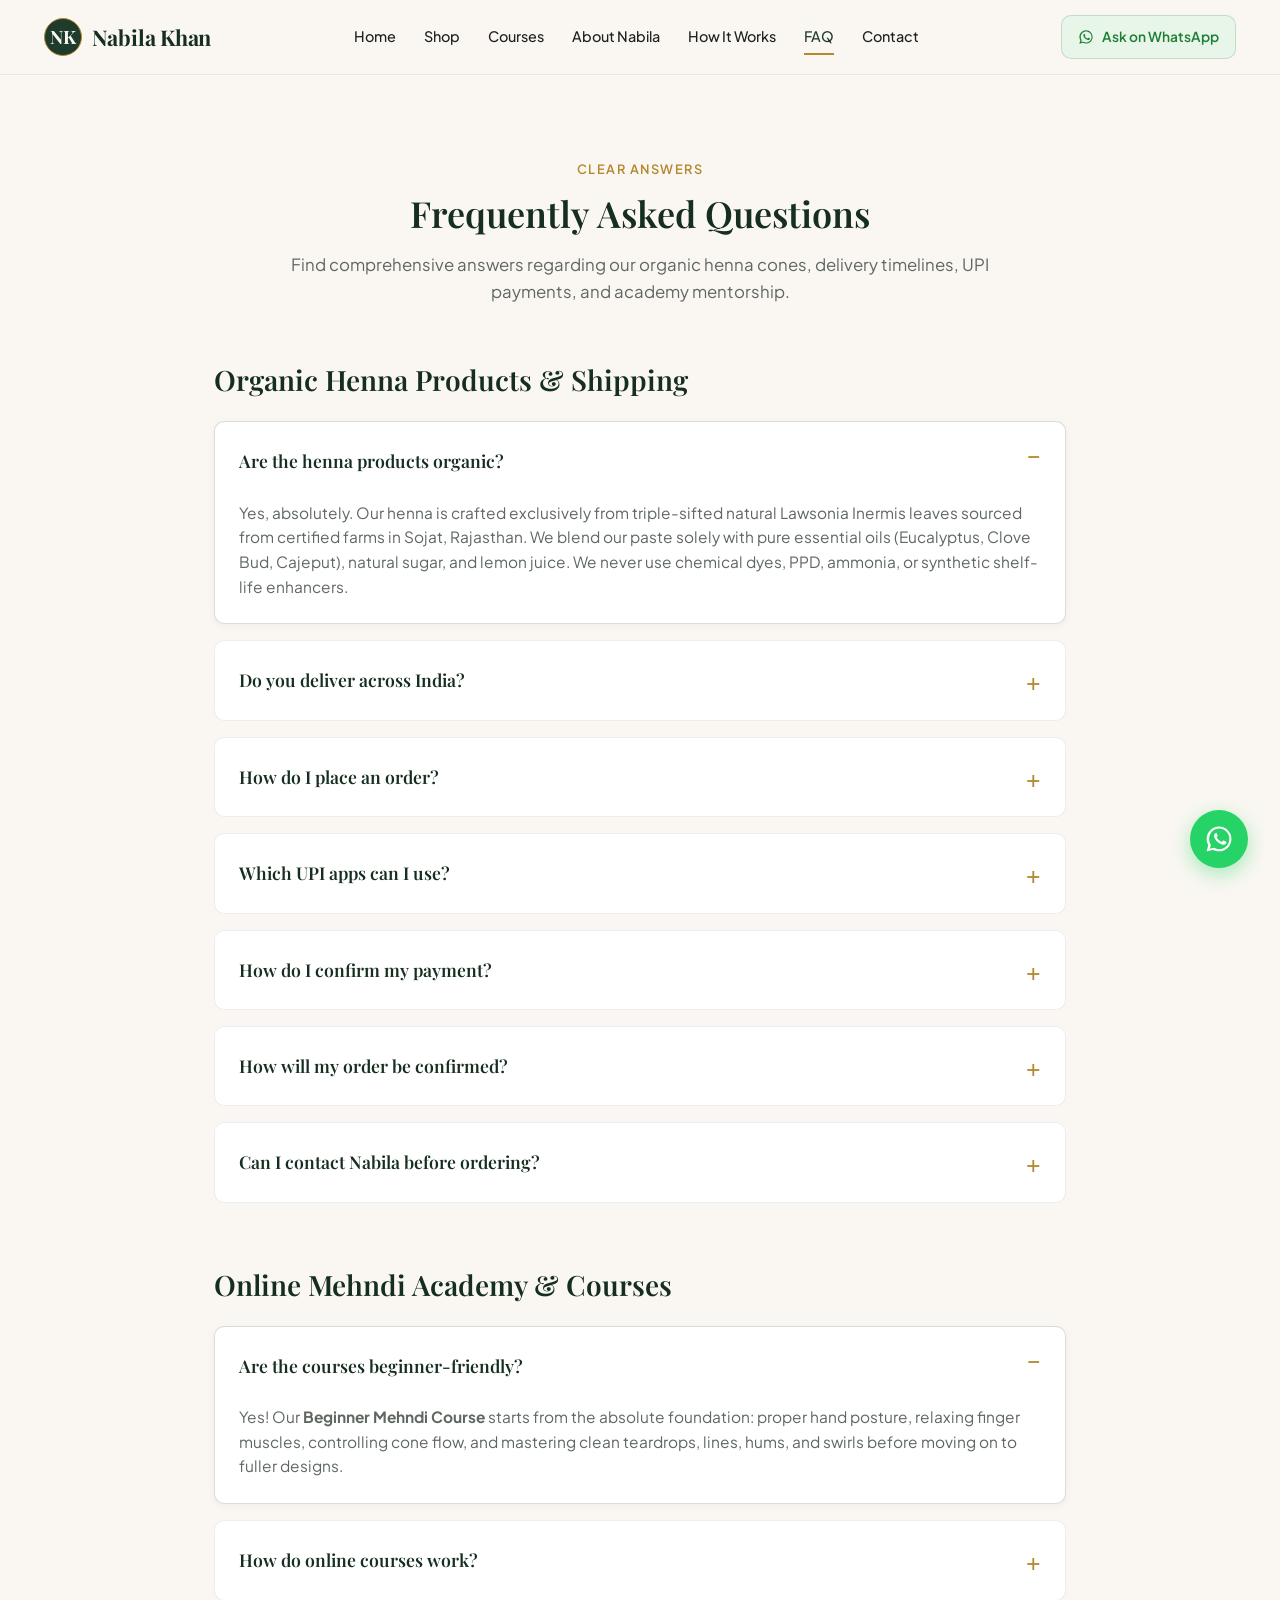
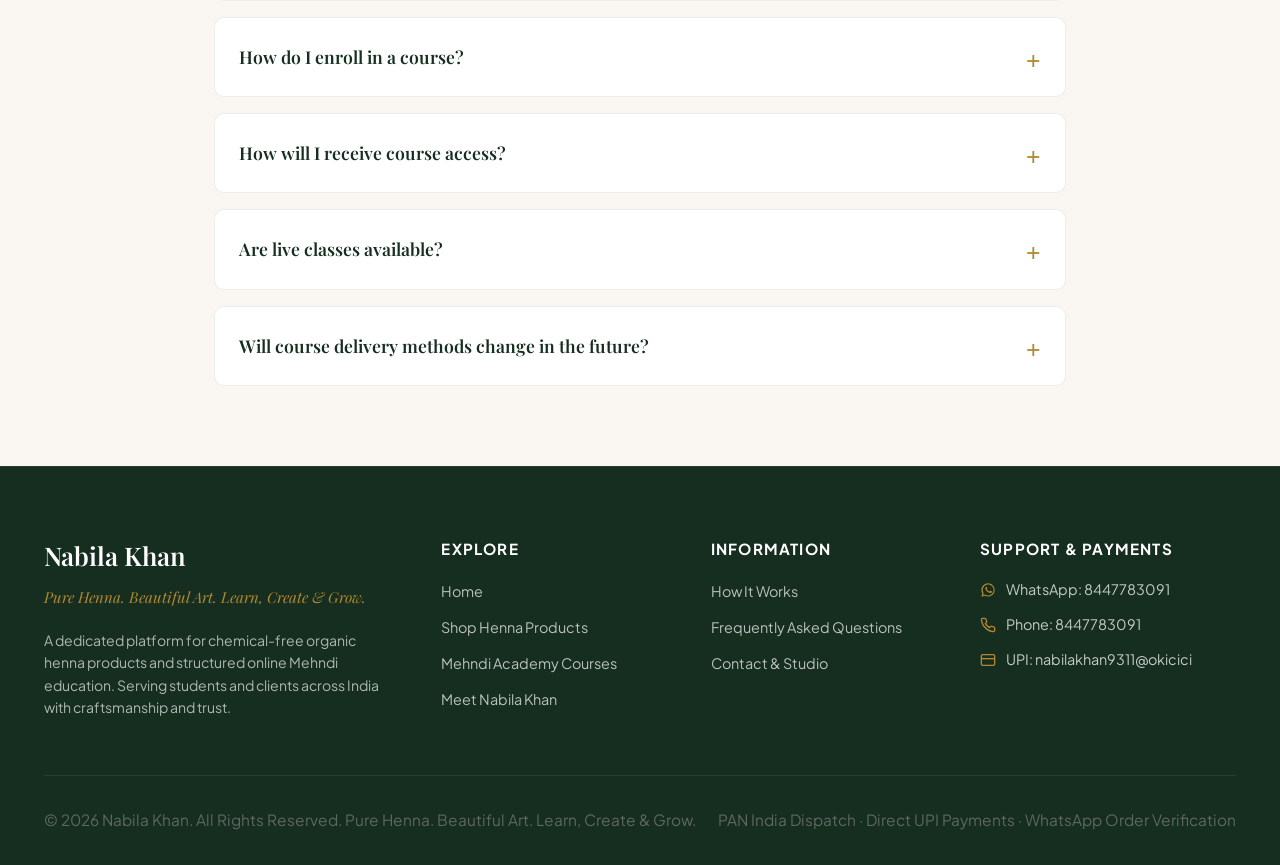
<file: faq.html>
<!DOCTYPE html>
<html lang="en">
<head>
    <meta charset="UTF-8">
    <meta name="viewport" content="width=device-width, initial-scale=1.0">
    <title>Frequently Asked Questions | Nabila Khan Henna &amp; Academy</title>
    <meta name="description" content="Get clear answers regarding our chemical-free organic henna cones, PAN India shipping, UPI payments, WhatsApp order verification, and online course structure.">
    <link rel="stylesheet" href="css/style.css">
</head>
<body>

    <!-- Header -->
    <header class="site-header">
        <div class="container header-inner">
            <div class="brand-zone">
                <a href="index.html" class="brand-link" aria-label="Nabila Khan Home">
                    <span class="brand-monogram">NK</span>
                    <span class="brand-name">Nabila Khan</span>
                </a>
            </div>

            <nav class="site-nav" aria-label="Primary Navigation">
                <a href="index.html" class="nav-link">Home</a>
                <a href="shop.html" class="nav-link">Shop</a>
                <a href="courses.html" class="nav-link">Courses</a>
                <a href="about.html" class="nav-link">About Nabila</a>
                <a href="how-it-works.html" class="nav-link">How It Works</a>
                <a href="faq.html" class="nav-link active">FAQ</a>
                <a href="contact.html" class="nav-link">Contact</a>
                <div class="mobile-nav-cta">
                    <a href="https://wa.me/918447783091?text=Hello%20Nabila%20Khan%2C%20I%20have%20a%20question%20not%20covered%20in%20the%20FAQ." class="btn btn-whatsapp btn-block" target="_blank" rel="noopener">
                        <svg viewBox="0 0 24 24" width="18" height="18" fill="currentColor"><path d="M12.04 2C6.58 2 2.13 6.45 2.13 11.91C2.13 13.66 2.59 15.36 3.45 16.86L2.05 22L7.3 20.62C8.75 21.41 10.38 21.83 12.04 21.83C17.5 21.83 21.95 17.38 21.95 11.92C21.95 9.27 20.92 6.78 19.05 4.91C17.18 3.03 14.69 2 12.04 2M12.05 3.67C14.25 3.67 16.31 4.53 17.87 6.09C19.42 7.65 20.28 9.72 20.28 11.92C20.28 16.46 16.58 20.16 12.04 20.16C10.66 20.16 9.3 19.8 8.1 19.09L7.81 18.92L4.69 19.74L5.52 16.7L5.33 16.39C4.54 15.14 4.12 13.54 4.12 11.91C4.12 7.37 7.82 3.67 12.05 3.67M9.53 7.33C9.36 7.33 9.09 7.39 8.86 7.64C8.63 7.89 8 8.48 8 9.68C8 10.88 8.88 12.04 9 12.2C9.13 12.37 10.72 14.82 13.16 15.87C13.74 16.12 14.19 16.27 14.54 16.38C15.12 16.57 15.65 16.54 16.07 16.48C16.53 16.41 17.5 15.89 17.7 15.32C17.9 14.75 17.9 14.27 17.84 14.17C17.78 14.07 17.63 14.01 17.4 13.9C17.17 13.79 16.04 13.23 15.83 13.16C15.63 13.08 15.48 13.05 15.33 13.27C15.19 13.5 14.76 14.01 14.63 14.17C14.5 14.32 14.37 14.34 14.14 14.23C13.91 14.11 12.95 13.8 11.82 12.79C10.94 12 10.34 11.03 10.22 10.82C10.1 10.6 10.21 10.47 10.32 10.36C10.43 10.25 10.56 10.07 10.68 9.93C10.79 9.79 10.83 9.68 10.91 9.53C10.98 9.38 10.94 9.25 10.89 9.14C10.83 9.03 10.37 7.9 10.18 7.44C9.99 6.99 9.8 7.05 9.66 7.05L9.53 7.33Z"/></svg>
                        Chat on WhatsApp
                    </a>
                </div>
            </nav>

            <div class="header-actions">
                <a href="https://wa.me/918447783091?text=Hello%20Nabila%20Khan%2C%20I%20have%20a%20question%20not%20covered%20in%20the%20FAQ." class="btn btn-header-wa" target="_blank" rel="noopener">
                    <svg viewBox="0 0 24 24" width="16" height="16" fill="currentColor"><path d="M12.04 2C6.58 2 2.13 6.45 2.13 11.91C2.13 13.66 2.59 15.36 3.45 16.86L2.05 22L7.3 20.62C8.75 21.41 10.38 21.83 12.04 21.83C17.5 21.83 21.95 17.38 21.95 11.92C21.95 9.27 20.92 6.78 19.05 4.91C17.18 3.03 14.69 2 12.04 2M12.05 3.67C14.25 3.67 16.31 4.53 17.87 6.09C19.42 7.65 20.28 9.72 20.28 11.92C20.28 16.46 16.58 20.16 12.04 20.16C10.66 20.16 9.3 19.8 8.1 19.09L7.81 18.92L4.69 19.74L5.52 16.7L5.33 16.39C4.54 15.14 4.12 13.54 4.12 11.91C4.12 7.37 7.82 3.67 12.05 3.67M9.53 7.33C9.36 7.33 9.09 7.39 8.86 7.64C8.63 7.89 8 8.48 8 9.68C8 10.88 8.88 12.04 9 12.2C9.13 12.37 10.72 14.82 13.16 15.87C13.74 16.12 14.19 16.27 14.54 16.38C15.12 16.57 15.65 16.54 16.07 16.48C16.53 16.41 17.5 15.89 17.7 15.32C17.9 14.75 17.9 14.27 17.84 14.17C17.78 14.07 17.63 14.01 17.4 13.9C17.17 13.79 16.04 13.23 15.83 13.16C15.63 13.08 15.48 13.05 15.33 13.27C15.19 13.5 14.76 14.01 14.63 14.17C14.5 14.32 14.37 14.34 14.14 14.23C13.91 14.11 12.95 13.8 11.82 12.79C10.94 12 10.34 11.03 10.22 10.82C10.1 10.6 10.21 10.47 10.32 10.36C10.43 10.25 10.56 10.07 10.68 9.93C10.79 9.79 10.83 9.68 10.91 9.53C10.98 9.38 10.94 9.25 10.89 9.14C10.83 9.03 10.37 7.9 10.18 7.44C9.99 6.99 9.8 7.05 9.66 7.05L9.53 7.33Z"/></svg>
                    Ask on WhatsApp
                </a>
                <button class="mobile-menu-toggle" aria-label="Toggle navigation menu" aria-expanded="false">
                    <svg viewBox="0 0 24 24" width="24" height="24" fill="none" stroke="currentColor" stroke-width="2"><line x1="3" y1="12" x2="21" y2="12"/><line x1="3" y1="6" x2="21" y2="6"/><line x1="3" y1="18" x2="21" y2="18"/></svg>
                </button>
            </div>
        </div>
    </header>

    <main class="section-padding">
        <div class="container" style="max-width: 900px;">
            <div class="section-header">
                <span class="section-eyebrow">Clear Answers</span>
                <h1 class="section-title">Frequently Asked Questions</h1>
                <p class="section-subtitle">
                    Find comprehensive answers regarding our organic henna cones, delivery timelines, UPI payments, and academy mentorship.
                </p>
            </div>

            <!-- Products Section FAQ -->
            <div class="mb-12" style="margin-bottom: 4rem;">
                <h2 style="font-size: 1.75rem; margin-bottom: 1.5rem; color: var(--color-henna-dark);">Organic Henna Products &amp; Shipping</h2>
                <div class="faq-accordion-group">
                    <details class="faq-accordion-item" open>
                        <summary class="faq-question">Are the henna products organic?</summary>
                        <div class="faq-answer">
                            <p>Yes, absolutely. Our henna is crafted exclusively from triple-sifted natural Lawsonia Inermis leaves sourced from certified farms in Sojat, Rajasthan. We blend our paste solely with pure essential oils (Eucalyptus, Clove Bud, Cajeput), natural sugar, and lemon juice. We never use chemical dyes, PPD, ammonia, or synthetic shelf-life enhancers.</p>
                        </div>
                    </details>

                    <details class="faq-accordion-item">
                        <summary class="faq-question">Do you deliver across India?</summary>
                        <div class="faq-answer">
                            <p>Yes, we provide PAN India delivery to all pin codes serviced by reliable express courier partners. Cones are securely packed with tip seals and insulated wrapping to maintain peak dye release and freshness during transit.</p>
                        </div>
                    </details>

                    <details class="faq-accordion-item">
                        <summary class="faq-question">How do I place an order?</summary>
                        <div class="faq-answer">
                            <p>Select your desired products in the Shop, choose your quantity, and click "Buy Now". Enter your shipping address, complete your direct UPI payment, and click "Confirm on WhatsApp" to send your details directly to Nabila Khan.</p>
                        </div>
                    </details>

                    <details class="faq-accordion-item">
                        <summary class="faq-question">Which UPI apps can I use?</summary>
                        <div class="faq-answer">
                            <p>You can pay using any standard Indian UPI application including Google Pay, PhonePe, Paytm, BHIM, CRED, or mobile banking apps. On smartphones, clicking the "Pay via UPI" button automatically opens your installed app with the exact amount and Order ID pre-filled.</p>
                        </div>
                    </details>

                    <details class="faq-accordion-item">
                        <summary class="faq-question">How do I confirm my payment?</summary>
                        <div class="faq-answer">
                            <p>After completing your transaction in your UPI app, return to our website and click the green button titled <strong>"Payment Completed — Confirm on WhatsApp"</strong>. This generates an encoded WhatsApp message with your Order ID, product details, and address for Nabila Khan to confirm.</p>
                        </div>
                    </details>

                    <details class="faq-accordion-item">
                        <summary class="faq-question">How will my order be confirmed?</summary>
                        <div class="faq-answer">
                            <p>Nabila Khan manually cross-references your transaction against her UPI merchant account upon receiving your WhatsApp message. Once verified, she sends an immediate acknowledgment and later dispatches your tracking link as soon as the courier parcel is handed over.</p>
                        </div>
                    </details>

                    <details class="faq-accordion-item">
                        <summary class="faq-question">Can I contact Nabila before ordering?</summary>
                        <div class="faq-answer">
                            <p>Certainly! You can click the floating WhatsApp button on any page or call <strong>8447783091</strong> if you have questions regarding batch dates, bulk requirements, or ingredient sensitivity.</p>
                        </div>
                    </details>
                </div>
            </div>

            <!-- Courses Section FAQ -->
            <div>
                <h2 style="font-size: 1.75rem; margin-bottom: 1.5rem; color: var(--color-henna-dark);">Online Mehndi Academy &amp; Courses</h2>
                <div class="faq-accordion-group">
                    <details class="faq-accordion-item" open>
                        <summary class="faq-question">Are the courses beginner-friendly?</summary>
                        <div class="faq-answer">
                            <p>Yes! Our <strong>Beginner Mehndi Course</strong> starts from the absolute foundation: proper hand posture, relaxing finger muscles, controlling cone flow, and mastering clean teardrops, lines, hums, and swirls before moving on to fuller designs.</p>
                        </div>
                    </details>

                    <details class="faq-accordion-item">
                        <summary class="faq-question">How do online courses work?</summary>
                        <div class="faq-answer">
                            <p>Our courses consist of structured, step-by-step video demonstrations accompanied by printable practice grid sheets. You can practice at your own pace from home. As you finish each module, you submit photos of your work to Nabila on WhatsApp for direct feedback.</p>
                        </div>
                    </details>

                    <details class="faq-accordion-item">
                        <summary class="faq-question">How do I enroll in a course?</summary>
                        <div class="faq-answer">
                            <p>Visit the Courses page, choose the curriculum fitting your current skill level, and click "Enroll Now". Enter your student details, complete the course fee payment via UPI, and click "Confirm Enrollment on WhatsApp" to receive your onboarding kit.</p>
                        </div>
                    </details>

                    <details class="faq-accordion-item">
                        <summary class="faq-question">How will I receive course access?</summary>
                        <div class="faq-answer">
                            <p>Once you confirm your payment on WhatsApp, Nabila Khan verifies your enrollment and provides direct links to your video modules, syllabus guide, and practice materials on WhatsApp.</p>
                        </div>
                    </details>

                    <details class="faq-accordion-item">
                        <summary class="faq-question">Are live classes available?</summary>
                        <div class="faq-answer">
                            <p>The primary core modules are pre-recorded in crisp high definition so you can zoom in, pause, rewind, and practice whenever convenient. Nabila conducts periodic live Q&amp;A sessions and review check-ins for active batches.</p>
                        </div>
                    </details>

                    <details class="faq-accordion-item">
                        <summary class="faq-question">Will course delivery methods change in the future?</summary>
                        <div class="faq-answer">
                            <p>Yes. While WhatsApp is currently our primary personalized channel for direct mentorship and module access, our architecture is designed to expand into student portals, dedicated YouTube unlisted playlists, and Zoom workshop integrations in future updates.</p>
                        </div>
                    </details>
                </div>
            </div>
        </div>
    </main>

    <!-- Footer -->
    <footer class="site-footer">
        <div class="container">
            <div class="footer-grid">
                <div class="footer-brand">
                    <h3>Nabila Khan</h3>
                    <p class="footer-tagline">Pure Henna. Beautiful Art. Learn, Create &amp; Grow.</p>
                    <p class="footer-desc">
                        A dedicated platform for chemical-free organic henna products and structured online Mehndi education. Serving students and clients across India with craftsmanship and trust.
                    </p>
                </div>

                <div class="footer-column">
                    <h4 class="footer-column-title">Explore</h4>
                    <ul class="footer-links">
                        <li><a href="index.html">Home</a></li>
                        <li><a href="shop.html">Shop Henna Products</a></li>
                        <li><a href="courses.html">Mehndi Academy Courses</a></li>
                        <li><a href="about.html">Meet Nabila Khan</a></li>
                    </ul>
                </div>

                <div class="footer-column">
                    <h4 class="footer-column-title">Information</h4>
                    <ul class="footer-links">
                        <li><a href="how-it-works.html">How It Works</a></li>
                        <li><a href="faq.html">Frequently Asked Questions</a></li>
                        <li><a href="contact.html">Contact &amp; Studio</a></li>
                    </ul>
                </div>

                <div class="footer-column">
                    <h4 class="footer-column-title">Support &amp; Payments</h4>
                    <div class="footer-contact-item">
                        <svg viewBox="0 0 24 24" width="16" height="16" fill="currentColor"><path d="M12.04 2C6.58 2 2.13 6.45 2.13 11.91C2.13 13.66 2.59 15.36 3.45 16.86L2.05 22L7.3 20.62C8.75 21.41 10.38 21.83 12.04 21.83C17.5 21.83 21.95 17.38 21.95 11.92C21.95 9.27 20.92 6.78 19.05 4.91C17.18 3.03 14.69 2 12.04 2M12.05 3.67C14.25 3.67 16.31 4.53 17.87 6.09C19.42 7.65 20.28 9.72 20.28 11.92C20.28 16.46 16.58 20.16 12.04 20.16C10.66 20.16 9.3 19.8 8.1 19.09L7.81 18.92L4.69 19.74L5.52 16.7L5.33 16.39C4.54 15.14 4.12 13.54 4.12 11.91C4.12 7.37 7.82 3.67 12.05 3.67M9.53 7.33C9.36 7.33 9.09 7.39 8.86 7.64C8.63 7.89 8 8.48 8 9.68C8 10.88 8.88 12.04 9 12.2C9.13 12.37 10.72 14.82 13.16 15.87C13.74 16.12 14.19 16.27 14.54 16.38C15.12 16.57 15.65 16.54 16.07 16.48C16.53 16.41 17.5 15.89 17.7 15.32C17.9 14.75 17.9 14.27 17.84 14.17C17.78 14.07 17.63 14.01 17.4 13.9C17.17 13.79 16.04 13.23 15.83 13.16C15.63 13.08 15.48 13.05 15.33 13.27C15.19 13.5 14.76 14.01 14.63 14.17C14.5 14.32 14.37 14.34 14.14 14.23C13.91 14.11 12.95 13.8 11.82 12.79C10.94 12 10.34 11.03 10.22 10.82C10.1 10.6 10.21 10.47 10.32 10.36C10.43 10.25 10.56 10.07 10.68 9.93C10.79 9.79 10.83 9.68 10.91 9.53C10.98 9.38 10.94 9.25 10.89 9.14C10.83 9.03 10.37 7.9 10.18 7.44C9.99 6.99 9.8 7.05 9.66 7.05L9.53 7.33Z"/></svg>
                        <span>WhatsApp: 8447783091</span>
                    </div>
                    <div class="footer-contact-item">
                        <svg viewBox="0 0 24 24" width="16" height="16" fill="none" stroke="currentColor" stroke-width="2"><path d="M22 16.92v3a2 2 0 0 1-2.18 2 19.79 19.79 0 0 1-8.63-3.07 19.5 19.5 0 0 1-6-6 19.79 19.79 0 0 1-3.07-8.67A2 2 0 0 1 4.11 2h3a2 2 0 0 1 2 1.72 12.84 12.84 0 0 0 .7 2.81 2 2 0 0 1-.45 2.11L8.09 9.91a16 16 0 0 0 6 6l1.27-1.27a2 2 0 0 1 2.11-.45 12.84 12.84 0 0 0 2.81.7A2 2 0 0 1 22 16.92z"/></svg>
                        <span>Phone: 8447783091</span>
                    </div>
                    <div class="footer-contact-item">
                        <svg viewBox="0 0 24 24" width="16" height="16" fill="none" stroke="currentColor" stroke-width="2"><rect x="2" y="4" width="20" height="16" rx="2"/><line x1="2" y1="10" x2="22" y2="10"/></svg>
                        <span>UPI: nabilakhan9311@okicici</span>
                    </div>
                </div>
            </div>

            <div class="footer-bottom-bar">
                <p>&copy; 2026 Nabila Khan. All Rights Reserved. Pure Henna. Beautiful Art. Learn, Create &amp; Grow.</p>
                <p>PAN India Dispatch · Direct UPI Payments · WhatsApp Order Verification</p>
            </div>
        </div>
    </footer>

    <!-- Floating WhatsApp -->
    <a href="https://wa.me/918447783091?text=Hello%20Nabila%20Khan%2C%20I%20have%20an%20inquiry%20regarding%20your%20products%20or%20courses." class="floating-wa-btn" aria-label="Chat on WhatsApp" target="_blank" rel="noopener">
        <svg viewBox="0 0 24 24" width="30" height="30" fill="currentColor"><path d="M12.04 2C6.58 2 2.13 6.45 2.13 11.91C2.13 13.66 2.59 15.36 3.45 16.86L2.05 22L7.3 20.62C8.75 21.41 10.38 21.83 12.04 21.83C17.5 21.83 21.95 17.38 21.95 11.92C21.95 9.27 20.92 6.78 19.05 4.91C17.18 3.03 14.69 2 12.04 2M12.05 3.67C14.25 3.67 16.31 4.53 17.87 6.09C19.42 7.65 20.28 9.72 20.28 11.92C20.28 16.46 16.58 20.16 12.04 20.16C10.66 20.16 9.3 19.8 8.1 19.09L7.81 18.92L4.69 19.74L5.52 16.7L5.33 16.39C4.54 15.14 4.12 13.54 4.12 11.91C4.12 7.37 7.82 3.67 12.05 3.67M9.53 7.33C9.36 7.33 9.09 7.39 8.86 7.64C8.63 7.89 8 8.48 8 9.68C8 10.88 8.88 12.04 9 12.2C9.13 12.37 10.72 14.82 13.16 15.87C13.74 16.12 14.19 16.27 14.54 16.38C15.12 16.57 15.65 16.54 16.07 16.48C16.53 16.41 17.5 15.89 17.7 15.32C17.9 14.75 17.9 14.27 17.84 14.17C17.78 14.07 17.63 14.01 17.4 13.9C17.17 13.79 16.04 13.23 15.83 13.16C15.63 13.08 15.48 13.05 15.33 13.27C15.19 13.5 14.76 14.01 14.63 14.17C14.5 14.32 14.37 14.34 14.14 14.23C13.91 14.11 12.95 13.8 11.82 12.79C10.94 12 10.34 11.03 10.22 10.82C10.1 10.6 10.21 10.47 10.32 10.36C10.43 10.25 10.56 10.07 10.68 9.93C10.79 9.79 10.83 9.68 10.91 9.53C10.98 9.38 10.94 9.25 10.89 9.14C10.83 9.03 10.37 7.9 10.18 7.44C9.99 6.99 9.8 7.05 9.66 7.05L9.53 7.33Z"/></svg>
        <span class="floating-wa-tooltip">Chat with Nabila</span>
    </a>

    <!-- Scripts -->
    <script src="js/main.js"></script>
</body>
</html>
</file>
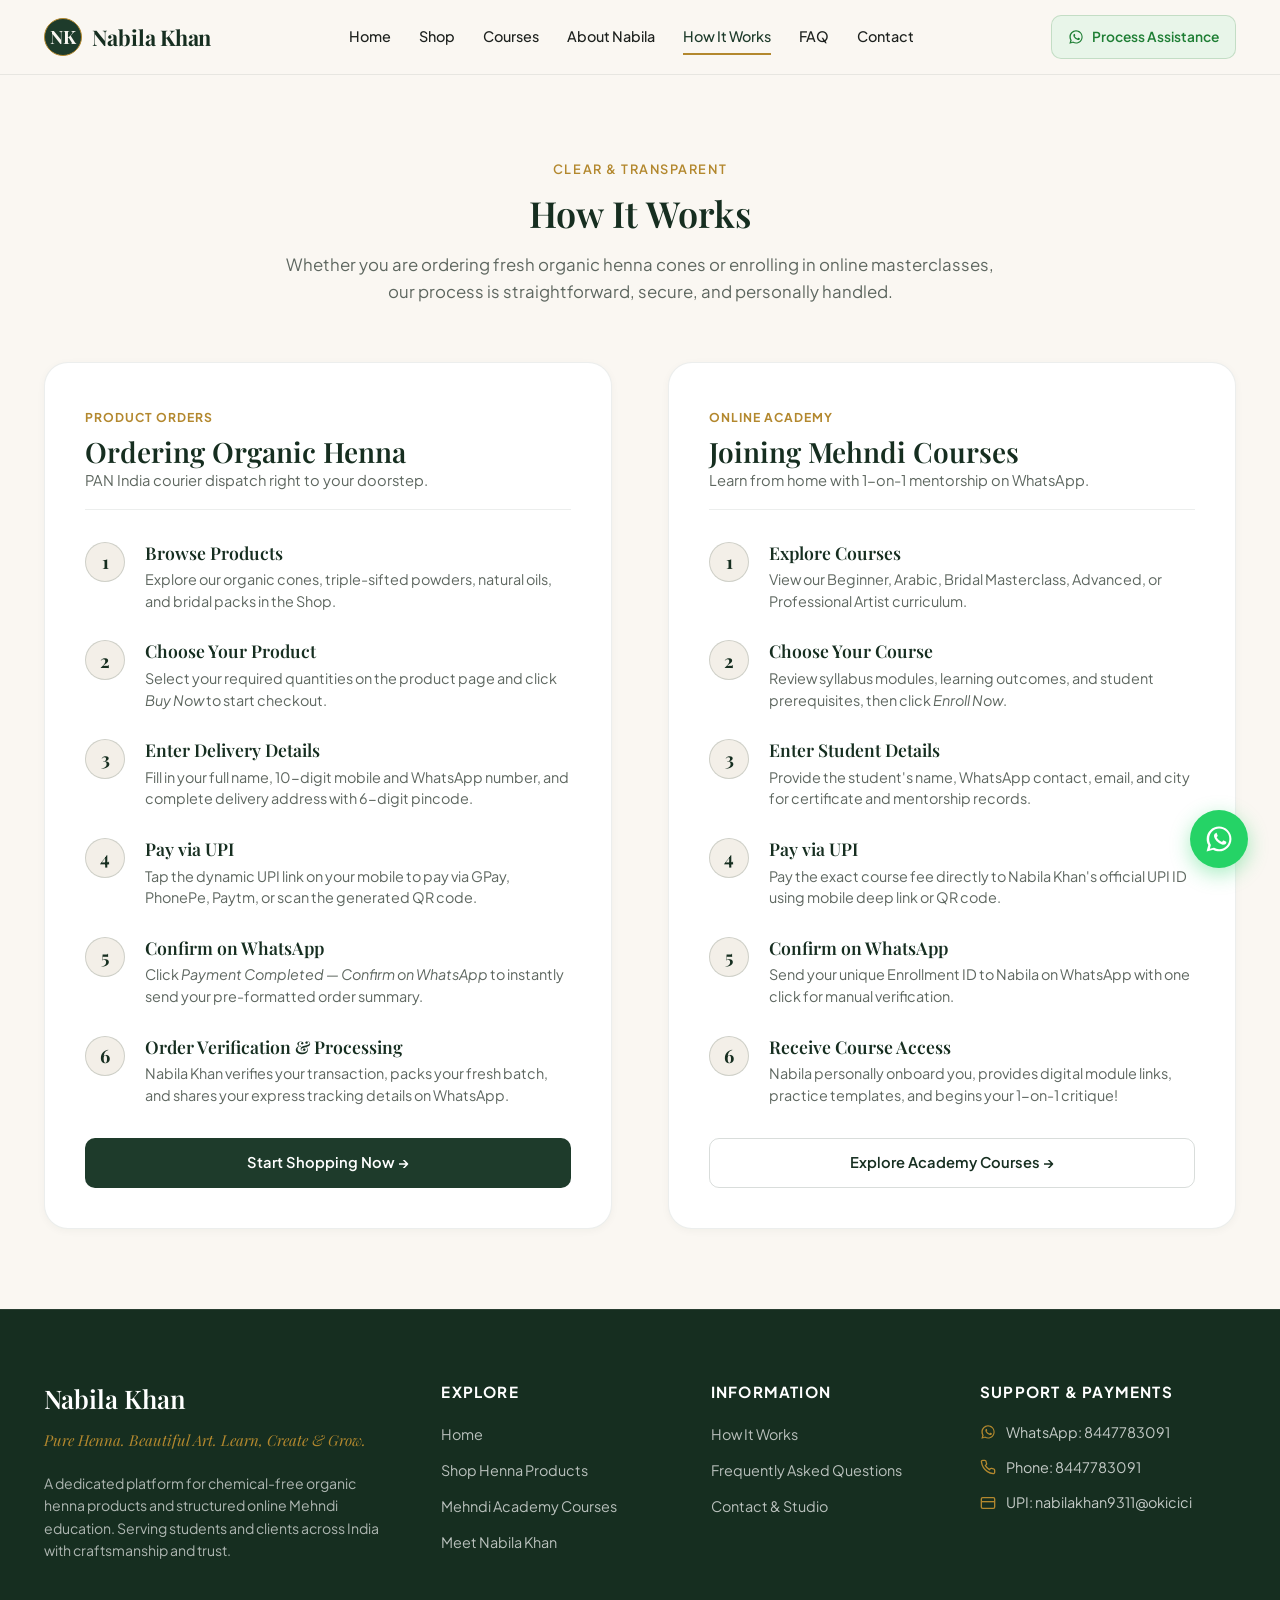
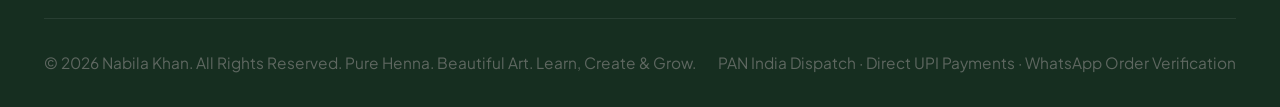
<file: how-it-works.html>
<!DOCTYPE html>
<html lang="en">
<head>
    <meta charset="UTF-8">
    <meta name="viewport" content="width=device-width, initial-scale=1.0">
    <title>How It Works | Nabila Khan Henna &amp; Academy</title>
    <meta name="description" content="A clear step-by-step guide on how to order organic henna products and how to enroll in online Mehndi courses with direct UPI payment and WhatsApp verification.">
    <link rel="stylesheet" href="css/style.css">
</head>
<body>

    <!-- Header -->
    <header class="site-header">
        <div class="container header-inner">
            <div class="brand-zone">
                <a href="index.html" class="brand-link" aria-label="Nabila Khan Home">
                    <span class="brand-monogram">NK</span>
                    <span class="brand-name">Nabila Khan</span>
                </a>
            </div>

            <nav class="site-nav" aria-label="Primary Navigation">
                <a href="index.html" class="nav-link">Home</a>
                <a href="shop.html" class="nav-link">Shop</a>
                <a href="courses.html" class="nav-link">Courses</a>
                <a href="about.html" class="nav-link">About Nabila</a>
                <a href="how-it-works.html" class="nav-link active">How It Works</a>
                <a href="faq.html" class="nav-link">FAQ</a>
                <a href="contact.html" class="nav-link">Contact</a>
                <div class="mobile-nav-cta">
                    <a href="https://wa.me/918447783091?text=Hello%20Nabila%20Khan%2C%20I%20have%20a%20question%20about%20the%20ordering%20or%20enrollment%20process." class="btn btn-whatsapp btn-block" target="_blank" rel="noopener">
                        <svg viewBox="0 0 24 24" width="18" height="18" fill="currentColor"><path d="M12.04 2C6.58 2 2.13 6.45 2.13 11.91C2.13 13.66 2.59 15.36 3.45 16.86L2.05 22L7.3 20.62C8.75 21.41 10.38 21.83 12.04 21.83C17.5 21.83 21.95 17.38 21.95 11.92C21.95 9.27 20.92 6.78 19.05 4.91C17.18 3.03 14.69 2 12.04 2M12.05 3.67C14.25 3.67 16.31 4.53 17.87 6.09C19.42 7.65 20.28 9.72 20.28 11.92C20.28 16.46 16.58 20.16 12.04 20.16C10.66 20.16 9.3 19.8 8.1 19.09L7.81 18.92L4.69 19.74L5.52 16.7L5.33 16.39C4.54 15.14 4.12 13.54 4.12 11.91C4.12 7.37 7.82 3.67 12.05 3.67M9.53 7.33C9.36 7.33 9.09 7.39 8.86 7.64C8.63 7.89 8 8.48 8 9.68C8 10.88 8.88 12.04 9 12.2C9.13 12.37 10.72 14.82 13.16 15.87C13.74 16.12 14.19 16.27 14.54 16.38C15.12 16.57 15.65 16.54 16.07 16.48C16.53 16.41 17.5 15.89 17.7 15.32C17.9 14.75 17.9 14.27 17.84 14.17C17.78 14.07 17.63 14.01 17.4 13.9C17.17 13.79 16.04 13.23 15.83 13.16C15.63 13.08 15.48 13.05 15.33 13.27C15.19 13.5 14.76 14.01 14.63 14.17C14.5 14.32 14.37 14.34 14.14 14.23C13.91 14.11 12.95 13.8 11.82 12.79C10.94 12 10.34 11.03 10.22 10.82C10.1 10.6 10.21 10.47 10.32 10.36C10.43 10.25 10.56 10.07 10.68 9.93C10.79 9.79 10.83 9.68 10.91 9.53C10.98 9.38 10.94 9.25 10.89 9.14C10.83 9.03 10.37 7.9 10.18 7.44C9.99 6.99 9.8 7.05 9.66 7.05L9.53 7.33Z"/></svg>
                        Chat on WhatsApp
                    </a>
                </div>
            </nav>

            <div class="header-actions">
                <a href="https://wa.me/918447783091?text=Hello%20Nabila%20Khan%2C%20I%20have%20a%20question%20about%20the%20ordering%20or%20enrollment%20process." class="btn btn-header-wa" target="_blank" rel="noopener">
                    <svg viewBox="0 0 24 24" width="16" height="16" fill="currentColor"><path d="M12.04 2C6.58 2 2.13 6.45 2.13 11.91C2.13 13.66 2.59 15.36 3.45 16.86L2.05 22L7.3 20.62C8.75 21.41 10.38 21.83 12.04 21.83C17.5 21.83 21.95 17.38 21.95 11.92C21.95 9.27 20.92 6.78 19.05 4.91C17.18 3.03 14.69 2 12.04 2M12.05 3.67C14.25 3.67 16.31 4.53 17.87 6.09C19.42 7.65 20.28 9.72 20.28 11.92C20.28 16.46 16.58 20.16 12.04 20.16C10.66 20.16 9.3 19.8 8.1 19.09L7.81 18.92L4.69 19.74L5.52 16.7L5.33 16.39C4.54 15.14 4.12 13.54 4.12 11.91C4.12 7.37 7.82 3.67 12.05 3.67M9.53 7.33C9.36 7.33 9.09 7.39 8.86 7.64C8.63 7.89 8 8.48 8 9.68C8 10.88 8.88 12.04 9 12.2C9.13 12.37 10.72 14.82 13.16 15.87C13.74 16.12 14.19 16.27 14.54 16.38C15.12 16.57 15.65 16.54 16.07 16.48C16.53 16.41 17.5 15.89 17.7 15.32C17.9 14.75 17.9 14.27 17.84 14.17C17.78 14.07 17.63 14.01 17.4 13.9C17.17 13.79 16.04 13.23 15.83 13.16C15.63 13.08 15.48 13.05 15.33 13.27C15.19 13.5 14.76 14.01 14.63 14.17C14.5 14.32 14.37 14.34 14.14 14.23C13.91 14.11 12.95 13.8 11.82 12.79C10.94 12 10.34 11.03 10.22 10.82C10.1 10.6 10.21 10.47 10.32 10.36C10.43 10.25 10.56 10.07 10.68 9.93C10.79 9.79 10.83 9.68 10.91 9.53C10.98 9.38 10.94 9.25 10.89 9.14C10.83 9.03 10.37 7.9 10.18 7.44C9.99 6.99 9.8 7.05 9.66 7.05L9.53 7.33Z"/></svg>
                    Process Assistance
                </a>
                <button class="mobile-menu-toggle" aria-label="Toggle navigation menu" aria-expanded="false">
                    <svg viewBox="0 0 24 24" width="24" height="24" fill="none" stroke="currentColor" stroke-width="2"><line x1="3" y1="12" x2="21" y2="12"/><line x1="3" y1="6" x2="21" y2="6"/><line x1="3" y1="18" x2="21" y2="18"/></svg>
                </button>
            </div>
        </div>
    </header>

    <main class="section-padding">
        <div class="container">
            <div class="section-header">
                <span class="section-eyebrow">Clear &amp; Transparent</span>
                <h1 class="section-title">How It Works</h1>
                <p class="section-subtitle">
                    Whether you are ordering fresh organic henna cones or enrolling in online masterclasses, our process is straightforward, secure, and personally handled.
                </p>
            </div>

            <!-- Two-Column Process Breakdown -->
            <div class="steps-timeline-grid">
                <!-- Column 1: Ordering Products (Section 25) -->
                <div class="timeline-column">
                    <div class="timeline-header">
                        <span class="step-badge">Product Orders</span>
                        <h2 class="timeline-title">Ordering Organic Henna</h2>
                        <p class="form-subtitle">PAN India courier dispatch right to your doorstep.</p>
                    </div>

                    <div class="timeline-steps-list">
                        <div class="step-card-item">
                            <div class="step-index-badge">1</div>
                            <div class="step-content">
                                <h4>Browse Products</h4>
                                <p>Explore our organic cones, triple-sifted powders, natural oils, and bridal packs in the Shop.</p>
                            </div>
                        </div>

                        <div class="step-card-item">
                            <div class="step-index-badge">2</div>
                            <div class="step-content">
                                <h4>Choose Your Product</h4>
                                <p>Select your required quantities on the product page and click <em>Buy Now</em> to start checkout.</p>
                            </div>
                        </div>

                        <div class="step-card-item">
                            <div class="step-index-badge">3</div>
                            <div class="step-content">
                                <h4>Enter Delivery Details</h4>
                                <p>Fill in your full name, 10-digit mobile and WhatsApp number, and complete delivery address with 6-digit pincode.</p>
                            </div>
                        </div>

                        <div class="step-card-item">
                            <div class="step-index-badge">4</div>
                            <div class="step-content">
                                <h4>Pay via UPI</h4>
                                <p>Tap the dynamic UPI link on your mobile to pay via GPay, PhonePe, Paytm, or scan the generated QR code.</p>
                            </div>
                        </div>

                        <div class="step-card-item">
                            <div class="step-index-badge">5</div>
                            <div class="step-content">
                                <h4>Confirm on WhatsApp</h4>
                                <p>Click <em>Payment Completed — Confirm on WhatsApp</em> to instantly send your pre-formatted order summary.</p>
                            </div>
                        </div>

                        <div class="step-card-item">
                            <div class="step-index-badge">6</div>
                            <div class="step-content">
                                <h4>Order Verification &amp; Processing</h4>
                                <p>Nabila Khan verifies your transaction, packs your fresh batch, and shares your express tracking details on WhatsApp.</p>
                            </div>
                        </div>
                    </div>

                    <div class="mt-6" style="margin-top: 2rem;">
                        <a href="shop.html" class="btn btn-primary btn-block">Start Shopping Now →</a>
                    </div>
                </div>

                <!-- Column 2: Joining Courses (Section 25) -->
                <div class="timeline-column">
                    <div class="timeline-header">
                        <span class="step-badge">Online Academy</span>
                        <h2 class="timeline-title">Joining Mehndi Courses</h2>
                        <p class="form-subtitle">Learn from home with 1-on-1 mentorship on WhatsApp.</p>
                    </div>

                    <div class="timeline-steps-list">
                        <div class="step-card-item">
                            <div class="step-index-badge">1</div>
                            <div class="step-content">
                                <h4>Explore Courses</h4>
                                <p>View our Beginner, Arabic, Bridal Masterclass, Advanced, or Professional Artist curriculum.</p>
                            </div>
                        </div>

                        <div class="step-card-item">
                            <div class="step-index-badge">2</div>
                            <div class="step-content">
                                <h4>Choose Your Course</h4>
                                <p>Review syllabus modules, learning outcomes, and student prerequisites, then click <em>Enroll Now</em>.</p>
                            </div>
                        </div>

                        <div class="step-card-item">
                            <div class="step-index-badge">3</div>
                            <div class="step-content">
                                <h4>Enter Student Details</h4>
                                <p>Provide the student's name, WhatsApp contact, email, and city for certificate and mentorship records.</p>
                            </div>
                        </div>

                        <div class="step-card-item">
                            <div class="step-index-badge">4</div>
                            <div class="step-content">
                                <h4>Pay via UPI</h4>
                                <p>Pay the exact course fee directly to Nabila Khan's official UPI ID using mobile deep link or QR code.</p>
                            </div>
                        </div>

                        <div class="step-card-item">
                            <div class="step-index-badge">5</div>
                            <div class="step-content">
                                <h4>Confirm on WhatsApp</h4>
                                <p>Send your unique Enrollment ID to Nabila on WhatsApp with one click for manual verification.</p>
                            </div>
                        </div>

                        <div class="step-card-item">
                            <div class="step-index-badge">6</div>
                            <div class="step-content">
                                <h4>Receive Course Access</h4>
                                <p>Nabila personally onboard you, provides digital module links, practice templates, and begins your 1-on-1 critique!</p>
                            </div>
                        </div>
                    </div>

                    <div class="mt-6" style="margin-top: 2rem;">
                        <a href="courses.html" class="btn btn-secondary btn-block">Explore Academy Courses →</a>
                    </div>
                </div>
            </div>
        </div>
    </main>

    <!-- Footer -->
    <footer class="site-footer">
        <div class="container">
            <div class="footer-grid">
                <div class="footer-brand">
                    <h3>Nabila Khan</h3>
                    <p class="footer-tagline">Pure Henna. Beautiful Art. Learn, Create &amp; Grow.</p>
                    <p class="footer-desc">
                        A dedicated platform for chemical-free organic henna products and structured online Mehndi education. Serving students and clients across India with craftsmanship and trust.
                    </p>
                </div>

                <div class="footer-column">
                    <h4 class="footer-column-title">Explore</h4>
                    <ul class="footer-links">
                        <li><a href="index.html">Home</a></li>
                        <li><a href="shop.html">Shop Henna Products</a></li>
                        <li><a href="courses.html">Mehndi Academy Courses</a></li>
                        <li><a href="about.html">Meet Nabila Khan</a></li>
                    </ul>
                </div>

                <div class="footer-column">
                    <h4 class="footer-column-title">Information</h4>
                    <ul class="footer-links">
                        <li><a href="how-it-works.html">How It Works</a></li>
                        <li><a href="faq.html">Frequently Asked Questions</a></li>
                        <li><a href="contact.html">Contact &amp; Studio</a></li>
                    </ul>
                </div>

                <div class="footer-column">
                    <h4 class="footer-column-title">Support &amp; Payments</h4>
                    <div class="footer-contact-item">
                        <svg viewBox="0 0 24 24" width="16" height="16" fill="currentColor"><path d="M12.04 2C6.58 2 2.13 6.45 2.13 11.91C2.13 13.66 2.59 15.36 3.45 16.86L2.05 22L7.3 20.62C8.75 21.41 10.38 21.83 12.04 21.83C17.5 21.83 21.95 17.38 21.95 11.92C21.95 9.27 20.92 6.78 19.05 4.91C17.18 3.03 14.69 2 12.04 2M12.05 3.67C14.25 3.67 16.31 4.53 17.87 6.09C19.42 7.65 20.28 9.72 20.28 11.92C20.28 16.46 16.58 20.16 12.04 20.16C10.66 20.16 9.3 19.8 8.1 19.09L7.81 18.92L4.69 19.74L5.52 16.7L5.33 16.39C4.54 15.14 4.12 13.54 4.12 11.91C4.12 7.37 7.82 3.67 12.05 3.67M9.53 7.33C9.36 7.33 9.09 7.39 8.86 7.64C8.63 7.89 8 8.48 8 9.68C8 10.88 8.88 12.04 9 12.2C9.13 12.37 10.72 14.82 13.16 15.87C13.74 16.12 14.19 16.27 14.54 16.38C15.12 16.57 15.65 16.54 16.07 16.48C16.53 16.41 17.5 15.89 17.7 15.32C17.9 14.75 17.9 14.27 17.84 14.17C17.78 14.07 17.63 14.01 17.4 13.9C17.17 13.79 16.04 13.23 15.83 13.16C15.63 13.08 15.48 13.05 15.33 13.27C15.19 13.5 14.76 14.01 14.63 14.17C14.5 14.32 14.37 14.34 14.14 14.23C13.91 14.11 12.95 13.8 11.82 12.79C10.94 12 10.34 11.03 10.22 10.82C10.1 10.6 10.21 10.47 10.32 10.36C10.43 10.25 10.56 10.07 10.68 9.93C10.79 9.79 10.83 9.68 10.91 9.53C10.98 9.38 10.94 9.25 10.89 9.14C10.83 9.03 10.37 7.9 10.18 7.44C9.99 6.99 9.8 7.05 9.66 7.05L9.53 7.33Z"/></svg>
                        <span>WhatsApp: 8447783091</span>
                    </div>
                    <div class="footer-contact-item">
                        <svg viewBox="0 0 24 24" width="16" height="16" fill="none" stroke="currentColor" stroke-width="2"><path d="M22 16.92v3a2 2 0 0 1-2.18 2 19.79 19.79 0 0 1-8.63-3.07 19.5 19.5 0 0 1-6-6 19.79 19.79 0 0 1-3.07-8.67A2 2 0 0 1 4.11 2h3a2 2 0 0 1 2 1.72 12.84 12.84 0 0 0 .7 2.81 2 2 0 0 1-.45 2.11L8.09 9.91a16 16 0 0 0 6 6l1.27-1.27a2 2 0 0 1 2.11-.45 12.84 12.84 0 0 0 2.81.7A2 2 0 0 1 22 16.92z"/></svg>
                        <span>Phone: 8447783091</span>
                    </div>
                    <div class="footer-contact-item">
                        <svg viewBox="0 0 24 24" width="16" height="16" fill="none" stroke="currentColor" stroke-width="2"><rect x="2" y="4" width="20" height="16" rx="2"/><line x1="2" y1="10" x2="22" y2="10"/></svg>
                        <span>UPI: nabilakhan9311@okicici</span>
                    </div>
                </div>
            </div>

            <div class="footer-bottom-bar">
                <p>&copy; 2026 Nabila Khan. All Rights Reserved. Pure Henna. Beautiful Art. Learn, Create &amp; Grow.</p>
                <p>PAN India Dispatch · Direct UPI Payments · WhatsApp Order Verification</p>
            </div>
        </div>
    </footer>

    <!-- Floating WhatsApp -->
    <a href="https://wa.me/918447783091?text=Hello%20Nabila%20Khan%2C%20I%20have%20a%20process%20question." class="floating-wa-btn" aria-label="Chat on WhatsApp" target="_blank" rel="noopener">
        <svg viewBox="0 0 24 24" width="30" height="30" fill="currentColor"><path d="M12.04 2C6.58 2 2.13 6.45 2.13 11.91C2.13 13.66 2.59 15.36 3.45 16.86L2.05 22L7.3 20.62C8.75 21.41 10.38 21.83 12.04 21.83C17.5 21.83 21.95 17.38 21.95 11.92C21.95 9.27 20.92 6.78 19.05 4.91C17.18 3.03 14.69 2 12.04 2M12.05 3.67C14.25 3.67 16.31 4.53 17.87 6.09C19.42 7.65 20.28 9.72 20.28 11.92C20.28 16.46 16.58 20.16 12.04 20.16C10.66 20.16 9.3 19.8 8.1 19.09L7.81 18.92L4.69 19.74L5.52 16.7L5.33 16.39C4.54 15.14 4.12 13.54 4.12 11.91C4.12 7.37 7.82 3.67 12.05 3.67M9.53 7.33C9.36 7.33 9.09 7.39 8.86 7.64C8.63 7.89 8 8.48 8 9.68C8 10.88 8.88 12.04 9 12.2C9.13 12.37 10.72 14.82 13.16 15.87C13.74 16.12 14.19 16.27 14.54 16.38C15.12 16.57 15.65 16.54 16.07 16.48C16.53 16.41 17.5 15.89 17.7 15.32C17.9 14.75 17.9 14.27 17.84 14.17C17.78 14.07 17.63 14.01 17.4 13.9C17.17 13.79 16.04 13.23 15.83 13.16C15.63 13.08 15.48 13.05 15.33 13.27C15.19 13.5 14.76 14.01 14.63 14.17C14.5 14.32 14.37 14.34 14.14 14.23C13.91 14.11 12.95 13.8 11.82 12.79C10.94 12 10.34 11.03 10.22 10.82C10.1 10.6 10.21 10.47 10.32 10.36C10.43 10.25 10.56 10.07 10.68 9.93C10.79 9.79 10.83 9.68 10.91 9.53C10.98 9.38 10.94 9.25 10.89 9.14C10.83 9.03 10.37 7.9 10.18 7.44C9.99 6.99 9.8 7.05 9.66 7.05L9.53 7.33Z"/></svg>
        <span class="floating-wa-tooltip">Chat with Nabila</span>
    </a>

    <!-- Scripts -->
    <script src="js/main.js"></script>
</body>
</html>
</file>
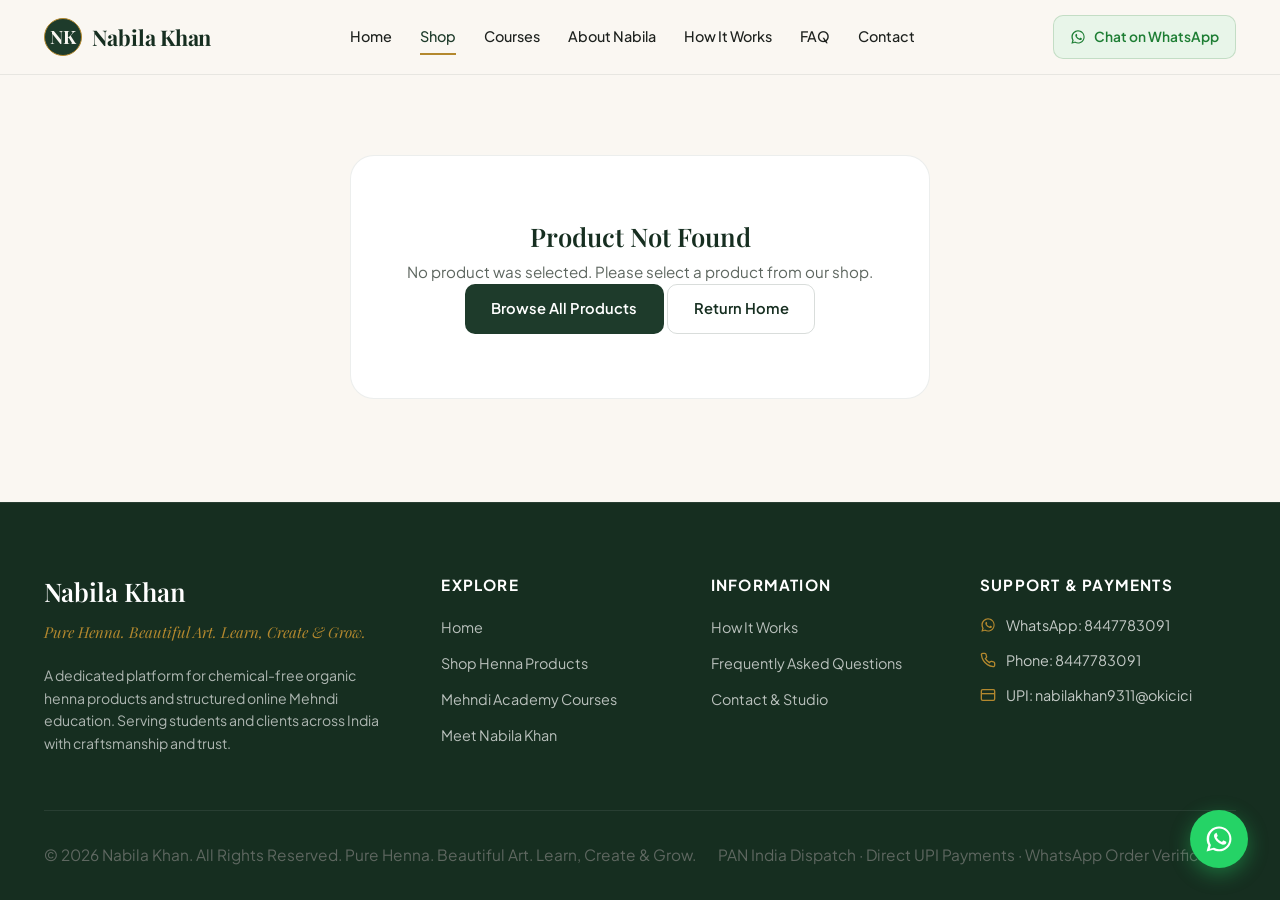
<file: product.html>
<!DOCTYPE html>
<html lang="en">
<head>
    <meta charset="UTF-8">
    <meta name="viewport" content="width=device-width, initial-scale=1.0">
    <title>Product Details | Nabila Khan Organic Henna</title>
    <meta name="description" content="View handcrafted organic henna cone details, pure ingredients, stain benefits, pack sizes and order directly with PAN India delivery.">
    <link rel="stylesheet" href="css/style.css">
</head>
<body>

    <!-- Header -->
    <header class="site-header">
        <div class="container header-inner">
            <div class="brand-zone">
                <a href="index.html" class="brand-link" aria-label="Nabila Khan Home">
                    <span class="brand-monogram">NK</span>
                    <span class="brand-name">Nabila Khan</span>
                </a>
            </div>

            <nav class="site-nav" aria-label="Primary Navigation">
                <a href="index.html" class="nav-link">Home</a>
                <a href="shop.html" class="nav-link active">Shop</a>
                <a href="courses.html" class="nav-link">Courses</a>
                <a href="about.html" class="nav-link">About Nabila</a>
                <a href="how-it-works.html" class="nav-link">How It Works</a>
                <a href="faq.html" class="nav-link">FAQ</a>
                <a href="contact.html" class="nav-link">Contact</a>
                <div class="mobile-nav-cta">
                    <a href="https://wa.me/918447783091?text=Hello%20Nabila%20Khan%2C%20I%20have%20a%20query%20about%20your%20organic%20henna%20products." class="btn btn-whatsapp btn-block" target="_blank" rel="noopener">
                        <svg viewBox="0 0 24 24" width="18" height="18" fill="currentColor"><path d="M12.04 2C6.58 2 2.13 6.45 2.13 11.91C2.13 13.66 2.59 15.36 3.45 16.86L2.05 22L7.3 20.62C8.75 21.41 10.38 21.83 12.04 21.83C17.5 21.83 21.95 17.38 21.95 11.92C21.95 9.27 20.92 6.78 19.05 4.91C17.18 3.03 14.69 2 12.04 2M12.05 3.67C14.25 3.67 16.31 4.53 17.87 6.09C19.42 7.65 20.28 9.72 20.28 11.92C20.28 16.46 16.58 20.16 12.04 20.16C10.66 20.16 9.3 19.8 8.1 19.09L7.81 18.92L4.69 19.74L5.52 16.7L5.33 16.39C4.54 15.14 4.12 13.54 4.12 11.91C4.12 7.37 7.82 3.67 12.05 3.67M9.53 7.33C9.36 7.33 9.09 7.39 8.86 7.64C8.63 7.89 8 8.48 8 9.68C8 10.88 8.88 12.04 9 12.2C9.13 12.37 10.72 14.82 13.16 15.87C13.74 16.12 14.19 16.27 14.54 16.38C15.12 16.57 15.65 16.54 16.07 16.48C16.53 16.41 17.5 15.89 17.7 15.32C17.9 14.75 17.9 14.27 17.84 14.17C17.78 14.07 17.63 14.01 17.4 13.9C17.17 13.79 16.04 13.23 15.83 13.16C15.63 13.08 15.48 13.05 15.33 13.27C15.19 13.5 14.76 14.01 14.63 14.17C14.5 14.32 14.37 14.34 14.14 14.23C13.91 14.11 12.95 13.8 11.82 12.79C10.94 12 10.34 11.03 10.22 10.82C10.1 10.6 10.21 10.47 10.32 10.36C10.43 10.25 10.56 10.07 10.68 9.93C10.79 9.79 10.83 9.68 10.91 9.53C10.98 9.38 10.94 9.25 10.89 9.14C10.83 9.03 10.37 7.9 10.18 7.44C9.99 6.99 9.8 7.05 9.66 7.05L9.53 7.33Z"/></svg>
                        Chat on WhatsApp
                    </a>
                </div>
            </nav>

            <div class="header-actions">
                <a href="https://wa.me/918447783091?text=Hello%20Nabila%20Khan%2C%20I%20have%20a%20query%20about%20your%20organic%20henna%20products." class="btn btn-header-wa" target="_blank" rel="noopener">
                    <svg viewBox="0 0 24 24" width="16" height="16" fill="currentColor"><path d="M12.04 2C6.58 2 2.13 6.45 2.13 11.91C2.13 13.66 2.59 15.36 3.45 16.86L2.05 22L7.3 20.62C8.75 21.41 10.38 21.83 12.04 21.83C17.5 21.83 21.95 17.38 21.95 11.92C21.95 9.27 20.92 6.78 19.05 4.91C17.18 3.03 14.69 2 12.04 2M12.05 3.67C14.25 3.67 16.31 4.53 17.87 6.09C19.42 7.65 20.28 9.72 20.28 11.92C20.28 16.46 16.58 20.16 12.04 20.16C10.66 20.16 9.3 19.8 8.1 19.09L7.81 18.92L4.69 19.74L5.52 16.7L5.33 16.39C4.54 15.14 4.12 13.54 4.12 11.91C4.12 7.37 7.82 3.67 12.05 3.67M9.53 7.33C9.36 7.33 9.09 7.39 8.86 7.64C8.63 7.89 8 8.48 8 9.68C8 10.88 8.88 12.04 9 12.2C9.13 12.37 10.72 14.82 13.16 15.87C13.74 16.12 14.19 16.27 14.54 16.38C15.12 16.57 15.65 16.54 16.07 16.48C16.53 16.41 17.5 15.89 17.7 15.32C17.9 14.75 17.9 14.27 17.84 14.17C17.78 14.07 17.63 14.01 17.4 13.9C17.17 13.79 16.04 13.23 15.83 13.16C15.63 13.08 15.48 13.05 15.33 13.27C15.19 13.5 14.76 14.01 14.63 14.17C14.5 14.32 14.37 14.34 14.14 14.23C13.91 14.11 12.95 13.8 11.82 12.79C10.94 12 10.34 11.03 10.22 10.82C10.1 10.6 10.21 10.47 10.32 10.36C10.43 10.25 10.56 10.07 10.68 9.93C10.79 9.79 10.83 9.68 10.91 9.53C10.98 9.38 10.94 9.25 10.89 9.14C10.83 9.03 10.37 7.9 10.18 7.44C9.99 6.99 9.8 7.05 9.66 7.05L9.53 7.33Z"/></svg>
                    Chat on WhatsApp
                </a>
                <button class="mobile-menu-toggle" aria-label="Toggle navigation menu" aria-expanded="false">
                    <svg viewBox="0 0 24 24" width="24" height="24" fill="none" stroke="currentColor" stroke-width="2"><line x1="3" y1="12" x2="21" y2="12"/><line x1="3" y1="6" x2="21" y2="6"/><line x1="3" y1="18" x2="21" y2="18"/></svg>
                </button>
            </div>
        </div>
    </header>

    <main class="section-padding">
        <div class="container" id="product-detail-container">
            <!-- Dynamically populated by js/product.js -->
        </div>
    </main>

    <!-- Footer -->
    <footer class="site-footer">
        <div class="container">
            <div class="footer-grid">
                <div class="footer-brand">
                    <h3>Nabila Khan</h3>
                    <p class="footer-tagline">Pure Henna. Beautiful Art. Learn, Create &amp; Grow.</p>
                    <p class="footer-desc">
                        A dedicated platform for chemical-free organic henna products and structured online Mehndi education. Serving students and clients across India with craftsmanship and trust.
                    </p>
                </div>

                <div class="footer-column">
                    <h4 class="footer-column-title">Explore</h4>
                    <ul class="footer-links">
                        <li><a href="index.html">Home</a></li>
                        <li><a href="shop.html">Shop Henna Products</a></li>
                        <li><a href="courses.html">Mehndi Academy Courses</a></li>
                        <li><a href="about.html">Meet Nabila Khan</a></li>
                    </ul>
                </div>

                <div class="footer-column">
                    <h4 class="footer-column-title">Information</h4>
                    <ul class="footer-links">
                        <li><a href="how-it-works.html">How It Works</a></li>
                        <li><a href="faq.html">Frequently Asked Questions</a></li>
                        <li><a href="contact.html">Contact &amp; Studio</a></li>
                    </ul>
                </div>

                <div class="footer-column">
                    <h4 class="footer-column-title">Support &amp; Payments</h4>
                    <div class="footer-contact-item">
                        <svg viewBox="0 0 24 24" width="16" height="16" fill="currentColor"><path d="M12.04 2C6.58 2 2.13 6.45 2.13 11.91C2.13 13.66 2.59 15.36 3.45 16.86L2.05 22L7.3 20.62C8.75 21.41 10.38 21.83 12.04 21.83C17.5 21.83 21.95 17.38 21.95 11.92C21.95 9.27 20.92 6.78 19.05 4.91C17.18 3.03 14.69 2 12.04 2M12.05 3.67C14.25 3.67 16.31 4.53 17.87 6.09C19.42 7.65 20.28 9.72 20.28 11.92C20.28 16.46 16.58 20.16 12.04 20.16C10.66 20.16 9.3 19.8 8.1 19.09L7.81 18.92L4.69 19.74L5.52 16.7L5.33 16.39C4.54 15.14 4.12 13.54 4.12 11.91C4.12 7.37 7.82 3.67 12.05 3.67M9.53 7.33C9.36 7.33 9.09 7.39 8.86 7.64C8.63 7.89 8 8.48 8 9.68C8 10.88 8.88 12.04 9 12.2C9.13 12.37 10.72 14.82 13.16 15.87C13.74 16.12 14.19 16.27 14.54 16.38C15.12 16.57 15.65 16.54 16.07 16.48C16.53 16.41 17.5 15.89 17.7 15.32C17.9 14.75 17.9 14.27 17.84 14.17C17.78 14.07 17.63 14.01 17.4 13.9C17.17 13.79 16.04 13.23 15.83 13.16C15.63 13.08 15.48 13.05 15.33 13.27C15.19 13.5 14.76 14.01 14.63 14.17C14.5 14.32 14.37 14.34 14.14 14.23C13.91 14.11 12.95 13.8 11.82 12.79C10.94 12 10.34 11.03 10.22 10.82C10.1 10.6 10.21 10.47 10.32 10.36C10.43 10.25 10.56 10.07 10.68 9.93C10.79 9.79 10.83 9.68 10.91 9.53C10.98 9.38 10.94 9.25 10.89 9.14C10.83 9.03 10.37 7.9 10.18 7.44C9.99 6.99 9.8 7.05 9.66 7.05L9.53 7.33Z"/></svg>
                        <span>WhatsApp: 8447783091</span>
                    </div>
                    <div class="footer-contact-item">
                        <svg viewBox="0 0 24 24" width="16" height="16" fill="none" stroke="currentColor" stroke-width="2"><path d="M22 16.92v3a2 2 0 0 1-2.18 2 19.79 19.79 0 0 1-8.63-3.07 19.5 19.5 0 0 1-6-6 19.79 19.79 0 0 1-3.07-8.67A2 2 0 0 1 4.11 2h3a2 2 0 0 1 2 1.72 12.84 12.84 0 0 0 .7 2.81 2 2 0 0 1-.45 2.11L8.09 9.91a16 16 0 0 0 6 6l1.27-1.27a2 2 0 0 1 2.11-.45 12.84 12.84 0 0 0 2.81.7A2 2 0 0 1 22 16.92z"/></svg>
                        <span>Phone: 8447783091</span>
                    </div>
                    <div class="footer-contact-item">
                        <svg viewBox="0 0 24 24" width="16" height="16" fill="none" stroke="currentColor" stroke-width="2"><rect x="2" y="4" width="20" height="16" rx="2"/><line x1="2" y1="10" x2="22" y2="10"/></svg>
                        <span>UPI: nabilakhan9311@okicici</span>
                    </div>
                </div>
            </div>

            <div class="footer-bottom-bar">
                <p>&copy; 2026 Nabila Khan. All Rights Reserved. Pure Henna. Beautiful Art. Learn, Create &amp; Grow.</p>
                <p>PAN India Dispatch · Direct UPI Payments · WhatsApp Order Verification</p>
            </div>
        </div>
    </footer>

    <!-- Floating WhatsApp -->
    <a href="https://wa.me/918447783091?text=Hello%20Nabila%20Khan%2C%20I%20have%20an%20inquiry%20regarding%20this%20henna%20product." class="floating-wa-btn" aria-label="Chat on WhatsApp" target="_blank" rel="noopener">
        <svg viewBox="0 0 24 24" width="30" height="30" fill="currentColor"><path d="M12.04 2C6.58 2 2.13 6.45 2.13 11.91C2.13 13.66 2.59 15.36 3.45 16.86L2.05 22L7.3 20.62C8.75 21.41 10.38 21.83 12.04 21.83C17.5 21.83 21.95 17.38 21.95 11.92C21.95 9.27 20.92 6.78 19.05 4.91C17.18 3.03 14.69 2 12.04 2M12.05 3.67C14.25 3.67 16.31 4.53 17.87 6.09C19.42 7.65 20.28 9.72 20.28 11.92C20.28 16.46 16.58 20.16 12.04 20.16C10.66 20.16 9.3 19.8 8.1 19.09L7.81 18.92L4.69 19.74L5.52 16.7L5.33 16.39C4.54 15.14 4.12 13.54 4.12 11.91C4.12 7.37 7.82 3.67 12.05 3.67M9.53 7.33C9.36 7.33 9.09 7.39 8.86 7.64C8.63 7.89 8 8.48 8 9.68C8 10.88 8.88 12.04 9 12.2C9.13 12.37 10.72 14.82 13.16 15.87C13.74 16.12 14.19 16.27 14.54 16.38C15.12 16.57 15.65 16.54 16.07 16.48C16.53 16.41 17.5 15.89 17.7 15.32C17.9 14.75 17.9 14.27 17.84 14.17C17.78 14.07 17.63 14.01 17.4 13.9C17.17 13.79 16.04 13.23 15.83 13.16C15.63 13.08 15.48 13.05 15.33 13.27C15.19 13.5 14.76 14.01 14.63 14.17C14.5 14.32 14.37 14.34 14.14 14.23C13.91 14.11 12.95 13.8 11.82 12.79C10.94 12 10.34 11.03 10.22 10.82C10.1 10.6 10.21 10.47 10.32 10.36C10.43 10.25 10.56 10.07 10.68 9.93C10.79 9.79 10.83 9.68 10.91 9.53C10.98 9.38 10.94 9.25 10.89 9.14C10.83 9.03 10.37 7.9 10.18 7.44C9.99 6.99 9.8 7.05 9.66 7.05L9.53 7.33Z"/></svg>
        <span class="floating-wa-tooltip">Chat with Nabila</span>
    </a>

    <!-- Back to top -->
    <button class="back-to-top" aria-label="Scroll back to top">
        <svg viewBox="0 0 24 24" width="20" height="20" fill="none" stroke="currentColor" stroke-width="2"><polyline points="18 15 12 9 6 15"/></svg>
    </button>

    <!-- Scripts -->
    <script src="js/products.js"></script>
    <script src="js/main.js"></script>
    <script src="js/product.js"></script>
</body>
</html>
</file>
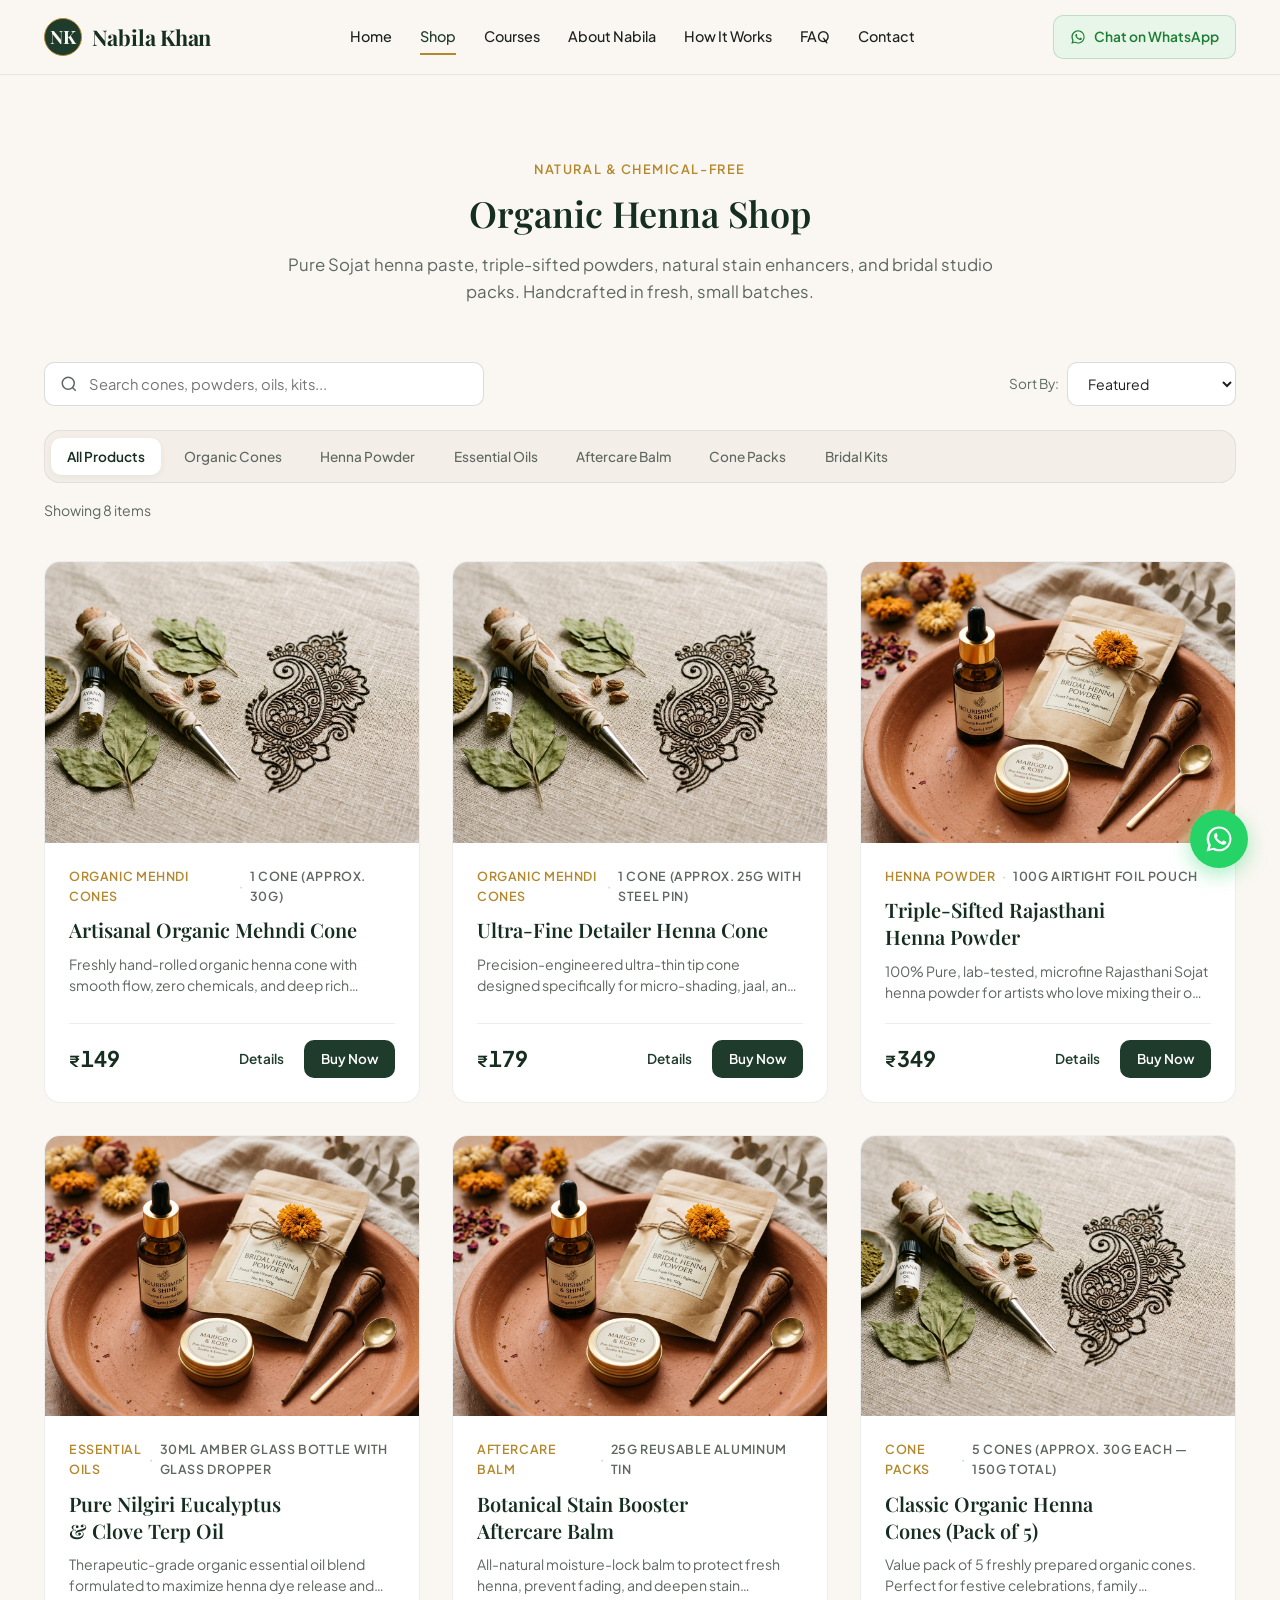
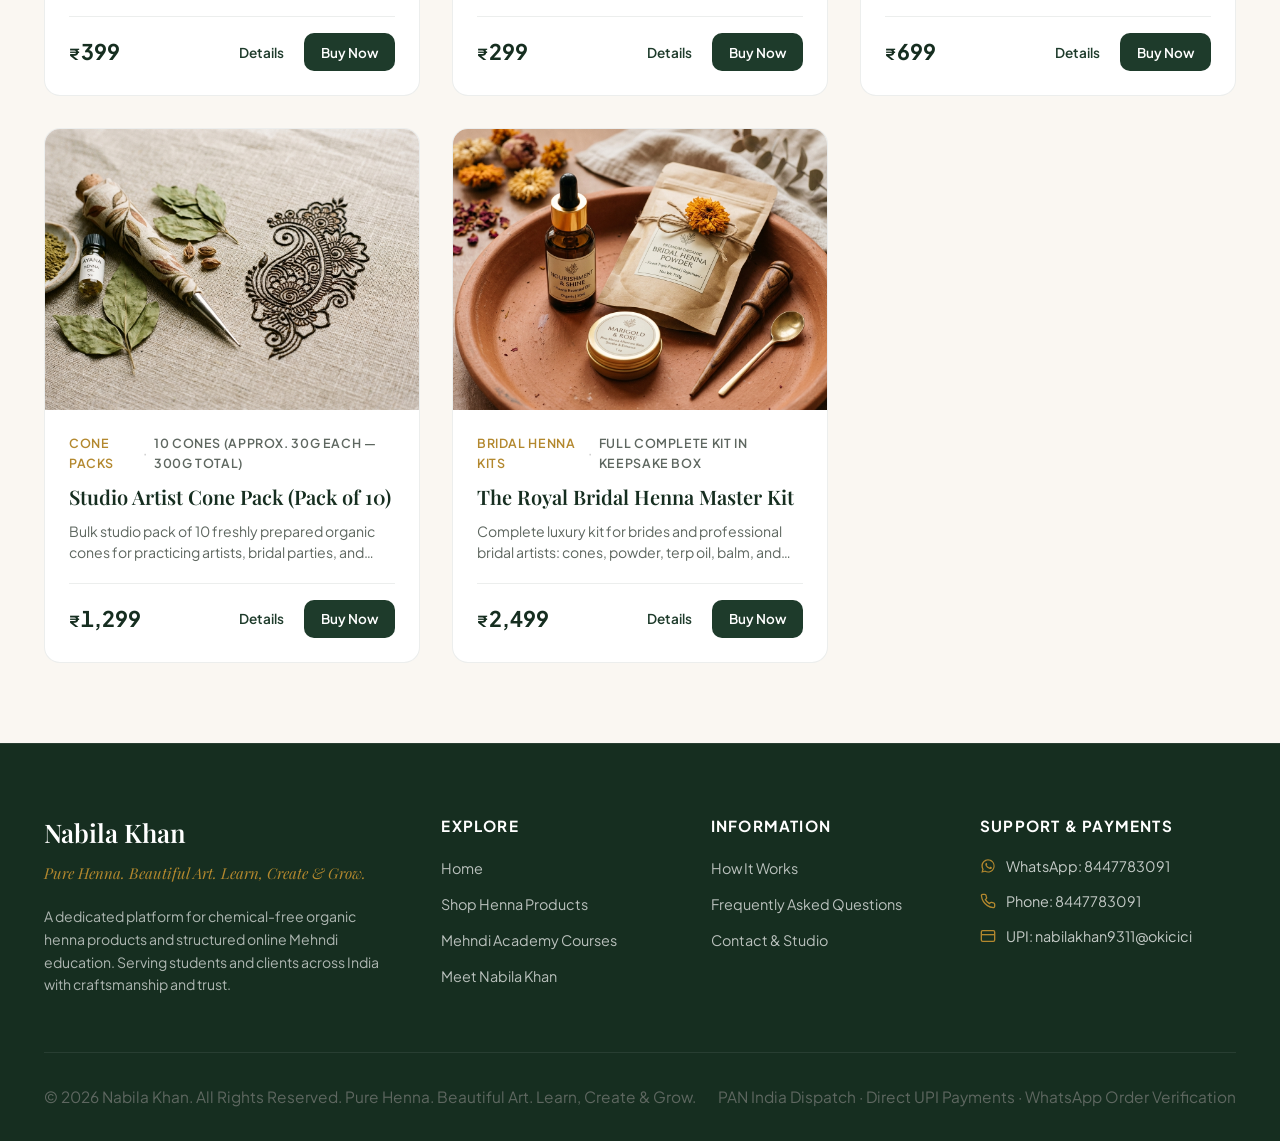
<file: shop.html>
<!DOCTYPE html>
<html lang="en">
<head>
    <meta charset="UTF-8">
    <meta name="viewport" content="width=device-width, initial-scale=1.0">
    <title>Shop Organic Henna Products | Nabila Khan</title>
    <meta name="description" content="Browse our complete collection of chemical-free organic henna cones, triple-sifted Sojat henna powder, pure essential terp oils, and bridal master kits. PAN India delivery.">
    
    <meta property="og:type" content="website">
    <meta property="og:title" content="Shop Organic Henna Products | Nabila Khan">
    <meta property="og:description" content="Handcrafted organic henna cones, pure Rajasthani henna powder, aftercare balm and bridal kits. PAN India express delivery.">
    <meta property="og:image" content="images/brand/hero.jpg">
    <meta name="twitter:card" content="summary_large_image">

    <link rel="stylesheet" href="css/style.css">
</head>
<body>

    <!-- Header -->
    <header class="site-header">
        <div class="container header-inner">
            <div class="brand-zone">
                <a href="index.html" class="brand-link" aria-label="Nabila Khan Home">
                    <span class="brand-monogram">NK</span>
                    <span class="brand-name">Nabila Khan</span>
                </a>
            </div>

            <nav class="site-nav" aria-label="Primary Navigation">
                <a href="index.html" class="nav-link">Home</a>
                <a href="shop.html" class="nav-link active">Shop</a>
                <a href="courses.html" class="nav-link">Courses</a>
                <a href="about.html" class="nav-link">About Nabila</a>
                <a href="how-it-works.html" class="nav-link">How It Works</a>
                <a href="faq.html" class="nav-link">FAQ</a>
                <a href="contact.html" class="nav-link">Contact</a>
                <div class="mobile-nav-cta">
                    <a href="https://wa.me/918447783091?text=Hello%20Nabila%20Khan%2C%20I%20have%20a%20question%20about%20ordering%20your%20henna%20products." class="btn btn-whatsapp btn-block" target="_blank" rel="noopener">
                        <svg viewBox="0 0 24 24" width="18" height="18" fill="currentColor"><path d="M12.04 2C6.58 2 2.13 6.45 2.13 11.91C2.13 13.66 2.59 15.36 3.45 16.86L2.05 22L7.3 20.62C8.75 21.41 10.38 21.83 12.04 21.83C17.5 21.83 21.95 17.38 21.95 11.92C21.95 9.27 20.92 6.78 19.05 4.91C17.18 3.03 14.69 2 12.04 2M12.05 3.67C14.25 3.67 16.31 4.53 17.87 6.09C19.42 7.65 20.28 9.72 20.28 11.92C20.28 16.46 16.58 20.16 12.04 20.16C10.66 20.16 9.3 19.8 8.1 19.09L7.81 18.92L4.69 19.74L5.52 16.7L5.33 16.39C4.54 15.14 4.12 13.54 4.12 11.91C4.12 7.37 7.82 3.67 12.05 3.67M9.53 7.33C9.36 7.33 9.09 7.39 8.86 7.64C8.63 7.89 8 8.48 8 9.68C8 10.88 8.88 12.04 9 12.2C9.13 12.37 10.72 14.82 13.16 15.87C13.74 16.12 14.19 16.27 14.54 16.38C15.12 16.57 15.65 16.54 16.07 16.48C16.53 16.41 17.5 15.89 17.7 15.32C17.9 14.75 17.9 14.27 17.84 14.17C17.78 14.07 17.63 14.01 17.4 13.9C17.17 13.79 16.04 13.23 15.83 13.16C15.63 13.08 15.48 13.05 15.33 13.27C15.19 13.5 14.76 14.01 14.63 14.17C14.5 14.32 14.37 14.34 14.14 14.23C13.91 14.11 12.95 13.8 11.82 12.79C10.94 12 10.34 11.03 10.22 10.82C10.1 10.6 10.21 10.47 10.32 10.36C10.43 10.25 10.56 10.07 10.68 9.93C10.79 9.79 10.83 9.68 10.91 9.53C10.98 9.38 10.94 9.25 10.89 9.14C10.83 9.03 10.37 7.9 10.18 7.44C9.99 6.99 9.8 7.05 9.66 7.05L9.53 7.33Z"/></svg>
                        Chat on WhatsApp
                    </a>
                </div>
            </nav>

            <div class="header-actions">
                <a href="https://wa.me/918447783091?text=Hello%20Nabila%20Khan%2C%20I%20have%20a%20question%20about%20ordering%20your%20henna%20products." class="btn btn-header-wa" target="_blank" rel="noopener">
                    <svg viewBox="0 0 24 24" width="16" height="16" fill="currentColor"><path d="M12.04 2C6.58 2 2.13 6.45 2.13 11.91C2.13 13.66 2.59 15.36 3.45 16.86L2.05 22L7.3 20.62C8.75 21.41 10.38 21.83 12.04 21.83C17.5 21.83 21.95 17.38 21.95 11.92C21.95 9.27 20.92 6.78 19.05 4.91C17.18 3.03 14.69 2 12.04 2M12.05 3.67C14.25 3.67 16.31 4.53 17.87 6.09C19.42 7.65 20.28 9.72 20.28 11.92C20.28 16.46 16.58 20.16 12.04 20.16C10.66 20.16 9.3 19.8 8.1 19.09L7.81 18.92L4.69 19.74L5.52 16.7L5.33 16.39C4.54 15.14 4.12 13.54 4.12 11.91C4.12 7.37 7.82 3.67 12.05 3.67M9.53 7.33C9.36 7.33 9.09 7.39 8.86 7.64C8.63 7.89 8 8.48 8 9.68C8 10.88 8.88 12.04 9 12.2C9.13 12.37 10.72 14.82 13.16 15.87C13.74 16.12 14.19 16.27 14.54 16.38C15.12 16.57 15.65 16.54 16.07 16.48C16.53 16.41 17.5 15.89 17.7 15.32C17.9 14.75 17.9 14.27 17.84 14.17C17.78 14.07 17.63 14.01 17.4 13.9C17.17 13.79 16.04 13.23 15.83 13.16C15.63 13.08 15.48 13.05 15.33 13.27C15.19 13.5 14.76 14.01 14.63 14.17C14.5 14.32 14.37 14.34 14.14 14.23C13.91 14.11 12.95 13.8 11.82 12.79C10.94 12 10.34 11.03 10.22 10.82C10.1 10.6 10.21 10.47 10.32 10.36C10.43 10.25 10.56 10.07 10.68 9.93C10.79 9.79 10.83 9.68 10.91 9.53C10.98 9.38 10.94 9.25 10.89 9.14C10.83 9.03 10.37 7.9 10.18 7.44C9.99 6.99 9.8 7.05 9.66 7.05L9.53 7.33Z"/></svg>
                    Chat on WhatsApp
                </a>
                <button class="mobile-menu-toggle" aria-label="Toggle navigation menu" aria-expanded="false">
                    <svg viewBox="0 0 24 24" width="24" height="24" fill="none" stroke="currentColor" stroke-width="2"><line x1="3" y1="12" x2="21" y2="12"/><line x1="3" y1="6" x2="21" y2="6"/><line x1="3" y1="18" x2="21" y2="18"/></svg>
                </button>
            </div>
        </div>
    </header>

    <main class="section-padding">
        <div class="container">
            <!-- Page Header -->
            <div class="section-header">
                <span class="section-eyebrow">Natural &amp; Chemical-Free</span>
                <h1 class="section-title">Organic Henna Shop</h1>
                <p class="section-subtitle">
                    Pure Sojat henna paste, triple-sifted powders, natural stain enhancers, and bridal studio packs. Handcrafted in fresh, small batches.
                </p>
            </div>

            <!-- Shop Toolbar: Search, Sort & Categories -->
            <div class="catalog-toolbar">
                <div class="search-and-sort-bar">
                    <div class="search-input-wrapper">
                        <svg viewBox="0 0 24 24" width="18" height="18" fill="none" stroke="currentColor" stroke-width="2"><circle cx="11" cy="11" r="8"/><line x1="21" y1="21" x2="16.65" y2="16.65"/></svg>
                        <input type="text" id="shop-search-input" class="search-input" placeholder="Search cones, powders, oils, kits..." aria-label="Search products" />
                    </div>

                    <div class="sort-select-wrapper">
                        <label for="shop-sort-select" class="sort-label">Sort By:</label>
                        <select id="shop-sort-select" class="sort-select" aria-label="Sort products">
                            <option value="default">Featured</option>
                            <option value="price-low">Price: Low to High</option>
                            <option value="price-high">Price: High to Low</option>
                        </select>
                    </div>
                </div>

                <!-- Category Filters (Section 9: All | Organic Cones | Henna Powder | Essential Oils | Aftercare | Cone Packs | Bridal Kits) -->
                <div class="category-filter-bar" role="tablist" aria-label="Filter products by category">
                    <button type="button" class="category-filter-btn active" data-category="All">All Products</button>
                    <button type="button" class="category-filter-btn" data-category="Organic Mehndi Cones">Organic Cones</button>
                    <button type="button" class="category-filter-btn" data-category="Henna Powder">Henna Powder</button>
                    <button type="button" class="category-filter-btn" data-category="Essential Oils">Essential Oils</button>
                    <button type="button" class="category-filter-btn" data-category="Aftercare Balm">Aftercare Balm</button>
                    <button type="button" class="category-filter-btn" data-category="Cone Packs">Cone Packs</button>
                    <button type="button" class="category-filter-btn" data-category="Bridal Henna Kits">Bridal Kits</button>
                </div>

                <div class="product-count-meta" id="shop-product-count">
                    Showing products...
                </div>
            </div>

            <!-- Dynamic Product Grid -->
            <div class="products-grid" id="shop-product-grid">
                <!-- Rendered dynamically from products.js via shop.js -->
            </div>
        </div>
    </main>

    <!-- Footer -->
    <footer class="site-footer">
        <div class="container">
            <div class="footer-grid">
                <div class="footer-brand">
                    <h3>Nabila Khan</h3>
                    <p class="footer-tagline">Pure Henna. Beautiful Art. Learn, Create &amp; Grow.</p>
                    <p class="footer-desc">
                        A dedicated platform for chemical-free organic henna products and structured online Mehndi education. Serving students and clients across India with craftsmanship and trust.
                    </p>
                </div>

                <div class="footer-column">
                    <h4 class="footer-column-title">Explore</h4>
                    <ul class="footer-links">
                        <li><a href="index.html">Home</a></li>
                        <li><a href="shop.html">Shop Henna Products</a></li>
                        <li><a href="courses.html">Mehndi Academy Courses</a></li>
                        <li><a href="about.html">Meet Nabila Khan</a></li>
                    </ul>
                </div>

                <div class="footer-column">
                    <h4 class="footer-column-title">Information</h4>
                    <ul class="footer-links">
                        <li><a href="how-it-works.html">How It Works</a></li>
                        <li><a href="faq.html">Frequently Asked Questions</a></li>
                        <li><a href="contact.html">Contact &amp; Studio</a></li>
                    </ul>
                </div>

                <div class="footer-column">
                    <h4 class="footer-column-title">Support &amp; Payments</h4>
                    <div class="footer-contact-item">
                        <svg viewBox="0 0 24 24" width="16" height="16" fill="currentColor"><path d="M12.04 2C6.58 2 2.13 6.45 2.13 11.91C2.13 13.66 2.59 15.36 3.45 16.86L2.05 22L7.3 20.62C8.75 21.41 10.38 21.83 12.04 21.83C17.5 21.83 21.95 17.38 21.95 11.92C21.95 9.27 20.92 6.78 19.05 4.91C17.18 3.03 14.69 2 12.04 2M12.05 3.67C14.25 3.67 16.31 4.53 17.87 6.09C19.42 7.65 20.28 9.72 20.28 11.92C20.28 16.46 16.58 20.16 12.04 20.16C10.66 20.16 9.3 19.8 8.1 19.09L7.81 18.92L4.69 19.74L5.52 16.7L5.33 16.39C4.54 15.14 4.12 13.54 4.12 11.91C4.12 7.37 7.82 3.67 12.05 3.67M9.53 7.33C9.36 7.33 9.09 7.39 8.86 7.64C8.63 7.89 8 8.48 8 9.68C8 10.88 8.88 12.04 9 12.2C9.13 12.37 10.72 14.82 13.16 15.87C13.74 16.12 14.19 16.27 14.54 16.38C15.12 16.57 15.65 16.54 16.07 16.48C16.53 16.41 17.5 15.89 17.7 15.32C17.9 14.75 17.9 14.27 17.84 14.17C17.78 14.07 17.63 14.01 17.4 13.9C17.17 13.79 16.04 13.23 15.83 13.16C15.63 13.08 15.48 13.05 15.33 13.27C15.19 13.5 14.76 14.01 14.63 14.17C14.5 14.32 14.37 14.34 14.14 14.23C13.91 14.11 12.95 13.8 11.82 12.79C10.94 12 10.34 11.03 10.22 10.82C10.1 10.6 10.21 10.47 10.32 10.36C10.43 10.25 10.56 10.07 10.68 9.93C10.79 9.79 10.83 9.68 10.91 9.53C10.98 9.38 10.94 9.25 10.89 9.14C10.83 9.03 10.37 7.9 10.18 7.44C9.99 6.99 9.8 7.05 9.66 7.05L9.53 7.33Z"/></svg>
                        <span>WhatsApp: 8447783091</span>
                    </div>
                    <div class="footer-contact-item">
                        <svg viewBox="0 0 24 24" width="16" height="16" fill="none" stroke="currentColor" stroke-width="2"><path d="M22 16.92v3a2 2 0 0 1-2.18 2 19.79 19.79 0 0 1-8.63-3.07 19.5 19.5 0 0 1-6-6 19.79 19.79 0 0 1-3.07-8.67A2 2 0 0 1 4.11 2h3a2 2 0 0 1 2 1.72 12.84 12.84 0 0 0 .7 2.81 2 2 0 0 1-.45 2.11L8.09 9.91a16 16 0 0 0 6 6l1.27-1.27a2 2 0 0 1 2.11-.45 12.84 12.84 0 0 0 2.81.7A2 2 0 0 1 22 16.92z"/></svg>
                        <span>Phone: 8447783091</span>
                    </div>
                    <div class="footer-contact-item">
                        <svg viewBox="0 0 24 24" width="16" height="16" fill="none" stroke="currentColor" stroke-width="2"><rect x="2" y="4" width="20" height="16" rx="2"/><line x1="2" y1="10" x2="22" y2="10"/></svg>
                        <span>UPI: nabilakhan9311@okicici</span>
                    </div>
                </div>
            </div>

            <div class="footer-bottom-bar">
                <p>&copy; 2026 Nabila Khan. All Rights Reserved. Pure Henna. Beautiful Art. Learn, Create &amp; Grow.</p>
                <p>PAN India Dispatch · Direct UPI Payments · WhatsApp Order Verification</p>
            </div>
        </div>
    </footer>

    <!-- Floating WhatsApp -->
    <a href="https://wa.me/918447783091?text=Hello%20Nabila%20Khan%2C%20I%20have%20an%20inquiry%20regarding%20your%20organic%20henna%20products." class="floating-wa-btn" aria-label="Chat on WhatsApp" target="_blank" rel="noopener">
        <svg viewBox="0 0 24 24" width="30" height="30" fill="currentColor"><path d="M12.04 2C6.58 2 2.13 6.45 2.13 11.91C2.13 13.66 2.59 15.36 3.45 16.86L2.05 22L7.3 20.62C8.75 21.41 10.38 21.83 12.04 21.83C17.5 21.83 21.95 17.38 21.95 11.92C21.95 9.27 20.92 6.78 19.05 4.91C17.18 3.03 14.69 2 12.04 2M12.05 3.67C14.25 3.67 16.31 4.53 17.87 6.09C19.42 7.65 20.28 9.72 20.28 11.92C20.28 16.46 16.58 20.16 12.04 20.16C10.66 20.16 9.3 19.8 8.1 19.09L7.81 18.92L4.69 19.74L5.52 16.7L5.33 16.39C4.54 15.14 4.12 13.54 4.12 11.91C4.12 7.37 7.82 3.67 12.05 3.67M9.53 7.33C9.36 7.33 9.09 7.39 8.86 7.64C8.63 7.89 8 8.48 8 9.68C8 10.88 8.88 12.04 9 12.2C9.13 12.37 10.72 14.82 13.16 15.87C13.74 16.12 14.19 16.27 14.54 16.38C15.12 16.57 15.65 16.54 16.07 16.48C16.53 16.41 17.5 15.89 17.7 15.32C17.9 14.75 17.9 14.27 17.84 14.17C17.78 14.07 17.63 14.01 17.4 13.9C17.17 13.79 16.04 13.23 15.83 13.16C15.63 13.08 15.48 13.05 15.33 13.27C15.19 13.5 14.76 14.01 14.63 14.17C14.5 14.32 14.37 14.34 14.14 14.23C13.91 14.11 12.95 13.8 11.82 12.79C10.94 12 10.34 11.03 10.22 10.82C10.1 10.6 10.21 10.47 10.32 10.36C10.43 10.25 10.56 10.07 10.68 9.93C10.79 9.79 10.83 9.68 10.91 9.53C10.98 9.38 10.94 9.25 10.89 9.14C10.83 9.03 10.37 7.9 10.18 7.44C9.99 6.99 9.8 7.05 9.66 7.05L9.53 7.33Z"/></svg>
        <span class="floating-wa-tooltip">Chat with Nabila</span>
    </a>

    <!-- Back to top -->
    <button class="back-to-top" aria-label="Scroll back to top">
        <svg viewBox="0 0 24 24" width="20" height="20" fill="none" stroke="currentColor" stroke-width="2"><polyline points="18 15 12 9 6 15"/></svg>
    </button>

    <!-- Scripts -->
    <script src="js/products.js"></script>
    <script src="js/main.js"></script>
    <script src="js/shop.js"></script>
</body>
</html>
</file>
<file: css/style.css>
/* ==========================================================================
   NABILA KHAN — LUXURY ORGANIC HENNA & ONLINE MEHNDI ACADEMY
   Master Stylesheet (HTML5 / Pure CSS3 / Vanilla Architecture)
   ========================================================================== */

/* --- Fonts & Base Reset --- */
@import url('https://fonts.googleapis.com/css2?family=Playfair+Display:ital,wght@0,400;0,500;0,600;0,700;1,400&family=Plus+Jakarta+Sans:wght@300;400;500;600;700&display=swap');

:root {
  /* Color Palette */
  --color-henna-dark: #162E20;        /* Deep Henna Green */
  --color-henna-primary: #1E3B2B;     /* Forest Green */
  --color-henna-light: #2D543F;      /* Muted Forest */
  --color-canvas-cream: #FAF7F2;      /* 60% Warm Cream Canvas */
  --color-surface-sand: #F3EFE8;      /* 30% Structural Sand / Beige */
  --color-surface-card: #FFFFFF;      /* Clean crisp card surface */
  --color-terracotta: #A35338;        /* Natural Henna Stain Terracotta */
  --color-terracotta-dark: #8C422A;
  --color-gold: #B3882E;              /* 10% Muted Gold Accent */
  --color-gold-hover: #9E7422;
  --color-text-main: #1D211E;         /* Deep Charcoal ink */
  --color-text-muted: #5E6760;        /* Refined herbal gray */
  --color-border-subtle: rgba(22, 46, 32, 0.08);
  --color-border-strong: rgba(22, 46, 32, 0.16);
  --color-whatsapp: #25D366;
  --color-whatsapp-dark: #1EBE5D;

  /* Typography */
  --font-serif: 'Playfair Display', Georgia, 'Times New Roman', serif;
  --font-sans: 'Plus Jakarta Sans', system-ui, -apple-system, BlinkMacSystemFont, 'Segoe UI', Roboto, sans-serif;

  /* Spacing & Radii */
  --radius-sm: 6px;
  --radius-md: 10px;
  --radius-lg: 16px;
  --radius-xl: 24px;
  --shadow-sm: 0 2px 8px rgba(22, 46, 32, 0.04);
  --shadow-md: 0 8px 24px rgba(22, 46, 32, 0.06);
  --shadow-lg: 0 16px 40px rgba(22, 46, 32, 0.08);

  /* Layout Container */
  --container-max: 1240px;
  --transition-fast: 0.18s cubic-bezier(0.16, 1, 0.3, 1);
}

*, *::before, *::after {
  box-sizing: border-box;
  margin: 0;
  padding: 0;
}

html {
  font-size: 16px;
  scroll-behavior: smooth;
  text-rendering: optimizeLegibility;
  -webkit-font-smoothing: antialiased;
  overflow-x: hidden;
  max-width: 100%;
}

body {
  font-family: var(--font-sans);
  background-color: var(--color-canvas-cream);
  color: var(--color-text-main);
  line-height: 1.6;
  min-height: 100vh;
  display: flex;
  flex-direction: column;
  overflow-x: hidden;
  max-width: 100%;
  width: 100%;
}

/* Typography Hierarchy */
h1, h2, h3, h4, h5, h6 {
  font-family: var(--font-serif);
  color: var(--color-henna-dark);
  font-weight: 600;
  line-height: 1.25;
  text-wrap: balance;
}

p {
  color: var(--color-text-muted);
  font-size: 0.965rem;
}

a {
  color: inherit;
  text-decoration: none;
  transition: color var(--transition-fast);
}

img {
  max-width: 100%;
  height: auto;
  display: block;
}

button, input, select, textarea {
  font: inherit;
}

.tabular-num {
  font-variant-numeric: tabular-nums;
}

/* Layout Utilities */
.container {
  width: 100%;
  max-width: var(--container-max);
  margin-left: auto;
  margin-right: auto;
  padding-left: 1.5rem;
  padding-right: 1.5rem;
}

.section-padding {
  padding-top: 5rem;
  padding-bottom: 5rem;
}

.section-padding-sm {
  padding-top: 3rem;
  padding-bottom: 3rem;
}

/* --- Section Headings --- */
.section-header {
  text-align: center;
  max-width: 720px;
  margin: 0 auto 3.5rem auto;
}

.section-eyebrow {
  display: inline-block;
  font-size: 0.8rem;
  font-weight: 600;
  text-transform: uppercase;
  letter-spacing: 0.12em;
  color: var(--color-gold);
  margin-bottom: 0.75rem;
}

.section-title {
  font-size: 2.25rem;
  color: var(--color-henna-dark);
  margin-bottom: 1rem;
}

.section-subtitle {
  font-size: 1.05rem;
  color: var(--color-text-muted);
  line-height: 1.6;
}

/* --- Buttons --- */
.btn {
  display: inline-flex;
  align-items: center;
  justify-content: center;
  gap: 0.5rem;
  padding: 0.75rem 1.6rem;
  border-radius: var(--radius-md);
  font-weight: 600;
  font-size: 0.92rem;
  cursor: pointer;
  transition: all var(--transition-fast);
  white-space: normal;
  text-align: center;
  word-break: normal;
  overflow-wrap: break-word;
  max-width: 100%;
  border: 1px solid transparent;
  min-height: 44px;
}

.btn-primary {
  background-color: var(--color-henna-primary);
  color: #FFFFFF;
}

.btn-primary:hover {
  background-color: var(--color-henna-dark);
  transform: translateY(-1px);
  box-shadow: 0 4px 14px rgba(22, 46, 32, 0.15);
}

.btn-secondary {
  background-color: transparent;
  color: var(--color-henna-dark);
  border-color: var(--color-border-strong);
}

.btn-secondary:hover {
  background-color: var(--color-surface-sand);
  border-color: var(--color-henna-primary);
  color: var(--color-henna-primary);
}

.btn-gold {
  background-color: var(--color-gold);
  color: #FFFFFF;
}

.btn-gold:hover {
  background-color: var(--color-gold-hover);
  transform: translateY(-1px);
}

.btn-whatsapp {
  background-color: var(--color-whatsapp);
  color: #FFFFFF;
  border-color: var(--color-whatsapp);
}

.btn-whatsapp:hover {
  background-color: var(--color-whatsapp-dark);
  box-shadow: 0 4px 14px rgba(37, 211, 102, 0.25);
}

.btn-sm {
  padding: 0.45rem 1rem;
  font-size: 0.84rem;
  min-height: 36px;
}

.btn-lg {
  padding: 0.95rem 2rem;
  font-size: 1.02rem;
  min-height: 48px;
}

.btn-block {
  width: 100%;
}

.btn-card-link {
  font-size: 0.85rem;
  font-weight: 600;
  color: var(--color-henna-primary);
  padding: 0.45rem 0.75rem;
  border-radius: var(--radius-sm);
  transition: background-color var(--transition-fast);
}

.btn-card-link:hover {
  background-color: var(--color-surface-sand);
}

/* ==========================================================================
   GLOBAL HEADER & NAVIGATION (Top Bar Contract: 3 Zones)
   ========================================================================== */
.site-header {
  position: sticky;
  top: 0;
  left: 0;
  width: 100%;
  z-index: 100;
  background-color: rgba(250, 247, 242, 0.96);
  backdrop-filter: blur(10px);
  border-bottom: 1px solid var(--color-border-subtle);
  transition: all var(--transition-fast);
}

.site-header.scrolled {
  background-color: rgba(250, 247, 242, 0.98);
  box-shadow: 0 4px 20px rgba(22, 46, 32, 0.05);
  border-bottom-color: var(--color-border-strong);
}

.header-inner {
  display: flex;
  align-items: center;
  justify-content: space-between;
  height: 74px;
  transition: height var(--transition-fast);
}

.site-header.scrolled .header-inner {
  height: 62px;
}

/* Zone 1: Wordmark Brand */
.brand-zone {
  display: flex;
  align-items: center;
  gap: 0.6rem;
}

.brand-link {
  display: flex;
  align-items: center;
  gap: 0.6rem;
  text-decoration: none;
}

.brand-monogram {
  width: 38px;
  height: 38px;
  background-color: var(--color-henna-primary);
  color: var(--color-canvas-cream);
  border-radius: 50%;
  display: flex;
  align-items: center;
  justify-content: center;
  font-family: var(--font-serif);
  font-size: 1.15rem;
  font-weight: 700;
  border: 1px solid var(--color-gold);
}

.brand-name {
  font-family: var(--font-serif);
  font-size: 1.35rem;
  font-weight: 700;
  color: var(--color-henna-dark);
  letter-spacing: -0.01em;
}

/* Zone 2: Primary Nav Links */
.site-nav {
  display: flex;
  align-items: center;
  gap: 1.75rem;
}

.mobile-nav-cta {
  display: none;
}

.nav-link {
  font-size: 0.9rem;
  font-weight: 500;
  color: var(--color-text-main);
  position: relative;
  padding: 0.4rem 0;
}

.nav-link::after {
  content: '';
  position: absolute;
  bottom: 0;
  left: 0;
  width: 0;
  height: 2px;
  background-color: var(--color-gold);
  transition: width var(--transition-fast);
}

.nav-link:hover,
.nav-link.active {
  color: var(--color-henna-primary);
}

.nav-link:hover::after,
.nav-link.active::after {
  width: 100%;
}

/* Zone 3: Header Actions */
.header-actions {
  display: flex;
  align-items: center;
  gap: 0.75rem;
}

.btn-header-wa {
  background-color: #E8F5E9;
  color: #1E7E34;
  border: 1px solid rgba(46, 125, 50, 0.2);
  padding: 0.5rem 1rem;
  font-size: 0.86rem;
  border-radius: var(--radius-md);
  font-weight: 600;
}

.btn-header-wa:hover {
  background-color: var(--color-whatsapp);
  color: #FFFFFF;
  border-color: var(--color-whatsapp);
}

.mobile-menu-toggle {
  display: none;
  background: none;
  border: none;
  cursor: pointer;
  padding: 0.5rem;
  color: var(--color-henna-dark);
}

/* ==========================================================================
   HERO SECTION
   ========================================================================== */
.hero-section {
  position: relative;
  padding: 4.5rem 0 5rem 0;
  background: linear-gradient(180deg, rgba(239, 235, 227, 0.6) 0%, var(--color-canvas-cream) 100%);
  overflow: hidden;
}

.hero-grid {
  display: grid;
  grid-template-columns: 1.15fr 0.85fr;
  gap: 3.5rem;
  align-items: center;
}

.hero-content {
  max-width: 620px;
}

.hero-tagline-kicker {
  display: inline-flex;
  align-items: center;
  gap: 0.5rem;
  font-size: 0.84rem;
  font-weight: 600;
  color: var(--color-gold);
  letter-spacing: 0.08em;
  text-transform: uppercase;
  margin-bottom: 1.25rem;
}

.hero-tagline-kicker .spark-icon {
  width: 16px;
  height: 16px;
  fill: var(--color-gold);
}

.hero-headline {
  font-size: 3.25rem;
  line-height: 1.15;
  color: var(--color-henna-dark);
  margin-bottom: 1.5rem;
}

.hero-headline em {
  font-style: italic;
  color: var(--color-terracotta);
}

.hero-subtext {
  font-size: 1.12rem;
  color: var(--color-text-muted);
  line-height: 1.65;
  margin-bottom: 2.25rem;
}

.hero-cta-group {
  display: flex;
  align-items: center;
  gap: 1rem;
  flex-wrap: wrap;
}

.hero-media-wrapper {
  position: relative;
}

.hero-image-frame {
  position: relative;
  border-radius: var(--radius-xl);
  overflow: hidden;
  box-shadow: var(--shadow-lg);
  border: 1px solid var(--color-border-subtle);
  background-color: var(--color-surface-sand);
}

.hero-image {
  width: 100%;
  aspect-ratio: 4 / 3;
  object-fit: cover;
  transition: transform 0.6s cubic-bezier(0.16, 1, 0.3, 1);
}

.hero-image-frame:hover .hero-image {
  transform: scale(1.02);
}

.hero-floating-quote {
  position: absolute;
  bottom: -1.25rem;
  left: 2rem;
  right: 2rem;
  background: rgba(255, 255, 255, 0.95);
  backdrop-filter: blur(8px);
  border: 1px solid var(--color-border-subtle);
  padding: 1.1rem 1.4rem;
  border-radius: var(--radius-lg);
  box-shadow: var(--shadow-md);
  font-size: 0.88rem;
  font-family: var(--font-serif);
  font-style: italic;
  color: var(--color-henna-dark);
  text-align: center;
}

/* ==========================================================================
   SECTION 5: TRUST / QUICK HIGHLIGHTS
   ========================================================================== */
.trust-strip {
  padding: 2.5rem 0;
  background-color: #FFFFFF;
  border-top: 1px solid var(--color-border-subtle);
  border-bottom: 1px solid var(--color-border-subtle);
}

.trust-grid {
  display: grid;
  grid-template-columns: repeat(4, 1fr);
  gap: 1.5rem;
}

.trust-card {
  display: flex;
  align-items: flex-start;
  gap: 1rem;
  padding: 1rem 1.25rem;
  background-color: var(--color-canvas-cream);
  border-radius: var(--radius-md);
  border: 1px solid var(--color-border-subtle);
}

.trust-icon-box {
  width: 44px;
  height: 44px;
  background-color: #FFFFFF;
  border-radius: var(--radius-sm);
  display: flex;
  align-items: center;
  justify-content: center;
  flex-shrink: 0;
  border: 1px solid var(--color-border-subtle);
  color: var(--color-henna-primary);
}

.trust-card-title {
  font-family: var(--font-sans);
  font-size: 0.94rem;
  font-weight: 700;
  color: var(--color-henna-dark);
  margin-bottom: 0.2rem;
}

.trust-card-desc {
  font-size: 0.8rem;
  color: var(--color-text-muted);
  line-height: 1.4;
}

/* ==========================================================================
   SECTION 6: ABOUT BRAND SECTION
   ========================================================================== */
.about-brand-section {
  background-color: var(--color-canvas-cream);
}

.about-split-grid {
  display: grid;
  grid-template-columns: 0.95fr 1.05fr;
  gap: 4rem;
  align-items: center;
}

.about-portrait-frame {
  border-radius: var(--radius-xl);
  overflow: hidden;
  box-shadow: var(--shadow-md);
  border: 1px solid var(--color-border-subtle);
}

.about-portrait {
  width: 100%;
  aspect-ratio: 4 / 3;
  object-fit: cover;
}

.about-bio-prose {
  font-size: 1.02rem;
  line-height: 1.7;
  color: var(--color-text-muted);
  margin-bottom: 1.5rem;
}

.about-philosophy-grid {
  display: grid;
  grid-template-columns: 1fr 1fr;
  gap: 1.5rem;
  margin: 2rem 0;
  padding: 1.5rem;
  background-color: #FFFFFF;
  border-radius: var(--radius-lg);
  border: 1px solid var(--color-border-subtle);
}

.philosophy-item h4 {
  font-size: 1.05rem;
  margin-bottom: 0.4rem;
  color: var(--color-henna-primary);
}

.philosophy-item p {
  font-size: 0.88rem;
}

/* ==========================================================================
   PRODUCT & COURSE CARDS (Clean Anti-Slop Unboxed Discipline)
   ========================================================================== */
.products-grid,
.courses-grid {
  display: grid;
  grid-template-columns: repeat(3, 1fr);
  gap: 2rem;
}

.product-card,
.course-card {
  background-color: #FFFFFF;
  border-radius: var(--radius-lg);
  border: 1px solid var(--color-border-subtle);
  overflow: hidden;
  display: flex;
  flex-direction: column;
  transition: transform var(--transition-fast), box-shadow var(--transition-fast);
}

.product-card:hover,
.course-card:hover {
  transform: translateY(-3px);
  box-shadow: var(--shadow-md);
  border-color: var(--color-border-strong);
}

.product-card-media,
.course-card-media {
  position: relative;
  width: 100%;
  aspect-ratio: 4 / 3;
  background-color: var(--color-surface-sand);
  overflow: hidden;
  display: block;
}

.product-image,
.course-image {
  width: 100%;
  height: 100%;
  object-fit: cover;
  transition: transform 0.4s ease;
}

.product-card:hover .product-image,
.course-card:hover .course-image {
  transform: scale(1.03);
}

.product-badge {
  position: absolute;
  top: 1rem;
  left: 1rem;
  background: rgba(22, 46, 32, 0.85);
  color: #FFFFFF;
  font-size: 0.72rem;
  font-weight: 600;
  padding: 0.25rem 0.6rem;
  border-radius: var(--radius-sm);
  letter-spacing: 0.04em;
  text-transform: uppercase;
}

.product-badge.out-of-stock {
  background-color: #8C422A;
}

.product-card-body,
.course-card-body {
  padding: 1.5rem;
  display: flex;
  flex-direction: column;
  flex-grow: 1;
}

/* Unboxed Quiet Metadata */
.product-meta-row,
.course-meta-row {
  display: flex;
  align-items: center;
  gap: 0.4rem;
  font-size: 0.78rem;
  color: var(--color-text-muted);
  margin-bottom: 0.6rem;
  text-transform: uppercase;
  letter-spacing: 0.05em;
  font-weight: 600;
}

.product-category-meta {
  color: var(--color-gold);
}

.product-dot-separator,
.meta-dot {
  color: #CCC;
}

.product-title,
.course-title {
  font-size: 1.25rem;
  margin-bottom: 0.65rem;
  line-height: 1.35;
}

.product-title a,
.course-title a {
  color: var(--color-henna-dark);
}

.product-title a:hover,
.course-title a:hover {
  color: var(--color-terracotta);
}

.product-short-desc,
.course-short-desc {
  font-size: 0.88rem;
  line-height: 1.5;
  color: var(--color-text-muted);
  margin-bottom: 1.25rem;
  display: -webkit-box;
  -webkit-line-clamp: 2;
  -webkit-box-orient: vertical;
  overflow: hidden;
}

.course-highlights-mini {
  display: flex;
  gap: 0.5rem;
  flex-wrap: wrap;
  margin-bottom: 1.25rem;
}

.highlight-tag {
  font-size: 0.76rem;
  color: var(--color-henna-primary);
  font-weight: 600;
  background-color: #F1F6F3;
  padding: 0.2rem 0.55rem;
  border-radius: var(--radius-sm);
}

.product-footer-row,
.course-footer-row {
  margin-top: auto;
  padding-top: 1rem;
  border-top: 1px solid var(--color-border-subtle);
  display: flex;
  align-items: center;
  justify-content: space-between;
}

.product-price-wrapper,
.fee-amount {
  display: flex;
  align-items: baseline;
  color: var(--color-henna-dark);
  font-weight: 700;
}

.product-currency,
.fee-amount .currency {
  font-size: 0.95rem;
  margin-right: 2px;
}

.product-price-val,
.fee-amount .digits {
  font-size: 1.35rem;
  font-family: var(--font-sans);
  font-variant-numeric: tabular-nums;
}

.fee-label {
  display: block;
  font-size: 0.72rem;
  text-transform: uppercase;
  color: var(--color-text-muted);
  letter-spacing: 0.05em;
}

.product-actions-group,
.course-actions-group {
  display: flex;
  align-items: center;
  gap: 0.5rem;
}

/* ==========================================================================
   FILTER & SEARCH CONTROLS (SHOP & COURSES)
   ========================================================================== */
.catalog-toolbar {
  margin-bottom: 2.5rem;
  display: flex;
  flex-direction: column;
  gap: 1.5rem;
}

.search-and-sort-bar {
  display: flex;
  align-items: center;
  justify-content: space-between;
  gap: 1rem;
  flex-wrap: wrap;
}

.search-input-wrapper {
  position: relative;
  flex: 1;
  min-width: 280px;
  max-width: 440px;
}

.search-input-wrapper svg {
  position: absolute;
  left: 1rem;
  top: 50%;
  transform: translateY(-50%);
  color: var(--color-text-muted);
  pointer-events: none;
}

.search-input {
  width: 100%;
  height: 44px;
  padding-left: 2.75rem;
  padding-right: 1rem;
  background-color: #FFFFFF;
  border: 1px solid var(--color-border-strong);
  border-radius: var(--radius-md);
  font-size: 0.92rem;
  color: var(--color-text-main);
  outline: none;
  transition: border-color var(--transition-fast);
}

.search-input:focus {
  border-color: var(--color-henna-primary);
  box-shadow: 0 0 0 3px rgba(30, 59, 43, 0.1);
}

.sort-select-wrapper {
  display: flex;
  align-items: center;
  gap: 0.5rem;
}

.sort-label {
  font-size: 0.85rem;
  color: var(--color-text-muted);
}

.sort-select {
  height: 44px;
  padding: 0 1rem;
  background-color: #FFFFFF;
  border: 1px solid var(--color-border-strong);
  border-radius: var(--radius-md);
  font-size: 0.88rem;
  color: var(--color-text-main);
  outline: none;
}

/* Segmented Filter Buttons */
.category-filter-bar {
  display: flex;
  align-items: center;
  gap: 0.4rem;
  flex-wrap: wrap;
  padding: 0.4rem;
  background-color: var(--color-surface-sand);
  border-radius: var(--radius-lg);
  border: 1px solid var(--color-border-subtle);
}

.category-filter-btn,
.course-filter-btn {
  background: transparent;
  border: none;
  padding: 0.5rem 1rem;
  font-size: 0.85rem;
  font-weight: 500;
  color: var(--color-text-muted);
  border-radius: var(--radius-md);
  cursor: pointer;
  transition: all var(--transition-fast);
}

.category-filter-btn:hover,
.course-filter-btn:hover {
  color: var(--color-henna-dark);
}

.category-filter-btn.active,
.course-filter-btn.active {
  background-color: #FFFFFF;
  color: var(--color-henna-dark);
  font-weight: 600;
  box-shadow: 0 2px 6px rgba(22, 46, 32, 0.06);
}

.product-count-meta {
  font-size: 0.88rem;
  color: var(--color-text-muted);
  margin-top: -0.5rem;
}

/* ==========================================================================
   PRODUCT DETAIL PAGE (PDP) & COURSE DETAIL PAGE
   ========================================================================== */
.product-pdp-layout,
.course-pdp-layout {
  display: grid;
  grid-template-columns: 1fr 1.05fr;
  gap: 4rem;
  align-items: flex-start;
  width: 100%;
  max-width: 100%;
  box-sizing: border-box;
}

.product-pdp-layout > *,
.course-pdp-layout > *,
.pdp-media-column,
.pdp-info-column {
  min-width: 0;
  width: 100%;
  max-width: 100%;
  box-sizing: border-box;
}

.breadcrumb-trail {
  display: flex;
  align-items: center;
  gap: 0.5rem;
  font-size: 0.84rem;
  color: var(--color-text-muted);
  margin-bottom: 1.25rem;
  flex-wrap: wrap;
}

.breadcrumb-trail a:hover {
  color: var(--color-henna-primary);
}

.crumb-separator {
  color: #CCC;
}

.current-crumb {
  color: var(--color-henna-dark);
  font-weight: 600;
}

.pdp-main-image-frame {
  border-radius: var(--radius-xl);
  overflow: hidden;
  box-shadow: var(--shadow-md);
  background-color: #FFFFFF;
  border: 1px solid var(--color-border-subtle);
}

.pdp-main-image,
.course-featured-banner {
  width: 100%;
  aspect-ratio: 4 / 3;
  object-fit: cover;
}

.pdp-assurance-strip {
  display: flex;
  align-items: center;
  justify-content: space-between;
  padding: 1.25rem;
  margin-top: 1.5rem;
  background-color: #FFFFFF;
  border-radius: var(--radius-lg);
  border: 1px solid var(--color-border-subtle);
}

.pdp-assurance-item {
  display: flex;
  align-items: center;
  gap: 0.5rem;
  font-size: 0.82rem;
  font-weight: 600;
  color: var(--color-henna-primary);
}

.pdp-title {
  font-size: 2.5rem;
  margin-bottom: 0.75rem;
}

.pdp-meta-bar {
  display: flex;
  align-items: center;
  gap: 0.6rem;
  font-size: 0.9rem;
  margin-bottom: 1.5rem;
}

.pdp-category {
  color: var(--color-gold);
  font-weight: 600;
}

.pdp-stock-status.in-stock {
  color: #1E7E34;
  font-weight: 600;
}

.pdp-stock-status.out-of-stock {
  color: #8C422A;
  font-weight: 600;
}

.pdp-price-panel {
  padding: 1.25rem 0;
  border-top: 1px solid var(--color-border-subtle);
  border-bottom: 1px solid var(--color-border-subtle);
  margin-bottom: 1.5rem;
}

.pdp-price-amount {
  display: flex;
  align-items: baseline;
  color: var(--color-henna-dark);
}

.pdp-price-amount .currency-symbol {
  font-size: 1.35rem;
  font-weight: 700;
  margin-right: 4px;
}

.pdp-price-amount .price-digits {
  font-size: 2.25rem;
  font-weight: 700;
  font-family: var(--font-sans);
  font-variant-numeric: tabular-nums;
}

.tax-shipping-note {
  font-size: 0.82rem;
  color: var(--color-text-muted);
}

.pdp-short-description {
  font-size: 1.05rem;
  line-height: 1.65;
  color: var(--color-text-muted);
  margin-bottom: 2rem;
}

/* Purchase Controller Card */
.pdp-purchase-card {
  background-color: #FFFFFF;
  border-radius: var(--radius-lg);
  border: 1px solid var(--color-border-subtle);
  padding: 1.75rem;
  box-shadow: var(--shadow-sm);
  margin-bottom: 2.5rem;
}

.quantity-controller-row {
  display: flex;
  align-items: center;
  justify-content: space-between;
  margin-bottom: 1.5rem;
  flex-wrap: wrap;
  gap: 1rem;
}

.qty-label {
  font-size: 0.92rem;
  font-weight: 600;
  color: var(--color-henna-dark);
}

.qty-stepper-box {
  display: flex;
  align-items: center;
  border: 1px solid var(--color-border-strong);
  border-radius: var(--radius-md);
  overflow: hidden;
  height: 42px;
}

.qty-btn {
  background-color: var(--color-surface-sand);
  border: none;
  width: 40px;
  height: 100%;
  font-size: 1.2rem;
  font-weight: 600;
  cursor: pointer;
  color: var(--color-henna-dark);
}

.qty-btn:hover {
  background-color: #E6E1D8;
}

.qty-input {
  width: 50px;
  height: 100%;
  border: none;
  text-align: center;
  font-size: 1rem;
  font-weight: 600;
  color: var(--color-henna-dark);
  background: transparent;
}

.subtotal-indicator {
  font-size: 0.92rem;
  color: var(--color-text-muted);
}

.subtotal-indicator strong {
  color: var(--color-henna-dark);
  font-family: var(--font-sans);
  font-variant-numeric: tabular-nums;
}

.pdp-pan-india-badge {
  display: flex;
  align-items: center;
  gap: 0.5rem;
  margin-top: 1rem;
  font-size: 0.82rem;
  color: var(--color-text-muted);
}

.pdp-detail-section {
  margin-bottom: 2rem;
  padding-bottom: 2rem;
  border-bottom: 1px solid var(--color-border-subtle);
}

.pdp-section-heading,
.content-block-heading {
  font-size: 1.35rem;
  margin-bottom: 0.85rem;
  color: var(--color-henna-dark);
}

.benefits-check-list {
  list-style: none;
  display: flex;
  flex-direction: column;
  gap: 0.6rem;
}

.benefits-check-list li {
  display: flex;
  align-items: flex-start;
  gap: 0.6rem;
  font-size: 0.94rem;
  color: var(--color-text-main);
}

.check-icon {
  color: #1E7E34;
  font-weight: 700;
}

.pdp-ingredients-text {
  font-size: 0.9rem;
  background-color: #FFFFFF;
  padding: 1.25rem;
  border-radius: var(--radius-md);
  border: 1px solid var(--color-border-subtle);
  color: var(--color-text-muted);
}

/* ==========================================================================
   CHECKOUT & ENROLLMENT FLOW (Step 1 Form + Step 2 UPI Payment)
   ========================================================================== */
.checkout-layout-grid {
  display: grid;
  grid-template-columns: 1.2fr 0.8fr;
  gap: 3.5rem;
  align-items: flex-start;
}

.checkout-form-column {
  background-color: #FFFFFF;
  border-radius: var(--radius-xl);
  border: 1px solid var(--color-border-subtle);
  padding: 2.5rem;
  box-shadow: var(--shadow-sm);
}

.form-header-bar {
  margin-bottom: 2rem;
  padding-bottom: 1.5rem;
  border-bottom: 1px solid var(--color-border-subtle);
}

.step-badge {
  display: inline-block;
  font-size: 0.76rem;
  font-weight: 700;
  text-transform: uppercase;
  color: var(--color-gold);
  letter-spacing: 0.08em;
  margin-bottom: 0.4rem;
}

.form-title {
  font-size: 1.85rem;
  margin-bottom: 0.4rem;
}

.form-subtitle {
  font-size: 0.92rem;
  color: var(--color-text-muted);
}

.checkout-form {
  display: flex;
  flex-direction: column;
  gap: 1.25rem;
}

.checkout-form {
  width: 100%;
  max-width: 100%;
  box-sizing: border-box;
}

.form-group {
  display: flex;
  flex-direction: column;
  gap: 0.35rem;
  width: 100%;
  max-width: 100%;
  box-sizing: border-box;
  min-width: 0;
}

.form-row-2 {
  display: grid;
  grid-template-columns: 1fr 1fr;
  gap: 1rem;
  width: 100%;
  max-width: 100%;
  box-sizing: border-box;
}

.form-row-3 {
  display: grid;
  grid-template-columns: 1.2fr 1fr 1fr;
  gap: 1rem;
  width: 100%;
  max-width: 100%;
  box-sizing: border-box;
}

.form-label {
  font-size: 0.88rem;
  font-weight: 600;
  color: var(--color-henna-dark);
}

.form-label .req {
  color: #D32F2F;
}

.form-control {
  width: 100%;
  max-width: 100%;
  box-sizing: border-box;
  min-width: 0;
  height: 46px;
  padding: 0 1rem;
  background-color: var(--color-canvas-cream);
  border: 1px solid var(--color-border-strong);
  border-radius: var(--radius-md);
  font-size: 16px; /* 16px prevents iOS Safari from auto-zooming and overflowing the viewport */
  color: var(--color-text-main);
  outline: none;
  transition: all var(--transition-fast);
}

.form-control:focus {
  background-color: #FFFFFF;
  border-color: var(--color-henna-primary);
  box-shadow: 0 0 0 3px rgba(30, 59, 43, 0.1);
}

.field-error {
  font-size: 0.78rem;
  color: #D32F2F;
  min-height: 1rem;
}

.form-submit-row {
  margin-top: 1rem;
}

/* Order Summary Column */
.summary-card {
  background-color: #FFFFFF;
  border-radius: var(--radius-xl);
  border: 1px solid var(--color-border-subtle);
  padding: 2rem;
  box-shadow: var(--shadow-sm);
  position: sticky;
  top: 90px;
}

.summary-header {
  display: flex;
  align-items: center;
  justify-content: space-between;
  margin-bottom: 1.5rem;
  padding-bottom: 1rem;
  border-bottom: 1px solid var(--color-border-subtle);
}

.summary-title {
  font-size: 1.35rem;
}

.order-id-tag {
  font-size: 0.82rem;
  font-family: var(--font-sans);
  font-weight: 600;
  color: var(--color-gold);
  background-color: #FAF4E6;
  padding: 0.25rem 0.6rem;
  border-radius: var(--radius-sm);
}

.summary-item-card {
  display: flex;
  align-items: center;
  gap: 1rem;
  padding-bottom: 1.5rem;
  border-bottom: 1px solid var(--color-border-subtle);
  margin-bottom: 1.5rem;
}

.summary-thumb {
  width: 72px;
  height: 72px;
  object-fit: cover;
  border-radius: var(--radius-md);
  background-color: var(--color-surface-sand);
}

.summary-item-name {
  font-size: 1rem;
  font-weight: 600;
  color: var(--color-henna-dark);
  margin-bottom: 0.2rem;
}

.summary-item-meta {
  font-size: 0.8rem;
  color: var(--color-text-muted);
  display: flex;
  gap: 0.4rem;
  margin-bottom: 0.3rem;
}

.summary-item-price {
  font-weight: 700;
  color: var(--color-henna-primary);
  font-family: var(--font-sans);
}

.summary-breakdown {
  display: flex;
  flex-direction: column;
  gap: 0.75rem;
  margin-bottom: 1.5rem;
}

.breakdown-row {
  display: flex;
  align-items: center;
  justify-content: space-between;
  font-size: 0.92rem;
  color: var(--color-text-muted);
}

.breakdown-row.total-row {
  padding-top: 1rem;
  margin-top: 0.5rem;
  border-top: 2px dashed var(--color-border-subtle);
  color: var(--color-henna-dark);
}

.total-label {
  font-weight: 700;
  font-size: 1.05rem;
}

.total-amount {
  font-size: 1.6rem;
  font-weight: 800;
  color: var(--color-henna-primary);
  font-family: var(--font-sans);
}

.text-success {
  color: #1E7E34;
  font-weight: 600;
}

.free-shipping-hint {
  font-size: 0.78rem;
  color: var(--color-gold);
  text-align: right;
  margin-top: -0.25rem;
}

.payment-safety-notice {
  background-color: var(--color-canvas-cream);
  border-radius: var(--radius-md);
  padding: 1rem;
  border: 1px solid var(--color-border-subtle);
  display: flex;
  gap: 0.75rem;
}

.safety-icon {
  color: var(--color-gold);
  flex-shrink: 0;
}

.safety-text {
  font-size: 0.8rem;
  line-height: 1.45;
  color: var(--color-text-muted);
}

/* ==========================================================================
   UPI PAYMENT STAGE & COMPLETION SCREEN (Sections 13, 14, 15, 16)
   ========================================================================== */
.payment-step-container {
  display: flex;
  flex-direction: column;
  gap: 2rem;
}

.upi-action-box {
  background: linear-gradient(135deg, var(--color-henna-primary), var(--color-henna-dark));
  padding: 2rem;
  border-radius: var(--radius-xl);
  color: #FFFFFF;
  text-align: center;
}

.upi-prompt-text {
  color: rgba(255, 255, 255, 0.9);
  font-size: 0.98rem;
  margin-bottom: 1.25rem;
}

.btn-upi-pay {
  background-color: #FFFFFF;
  color: var(--color-henna-dark);
  font-size: 1.15rem;
  box-shadow: 0 8px 24px rgba(0, 0, 0, 0.2);
}

.btn-upi-pay:hover {
  background-color: var(--color-canvas-cream);
  transform: translateY(-2px);
}

.upi-micro-hint {
  display: block;
  font-size: 0.8rem;
  color: rgba(255, 255, 255, 0.7);
  margin-top: 0.85rem;
}

.upi-fallback-card {
  background-color: var(--color-canvas-cream);
  border-radius: var(--radius-lg);
  border: 1px solid var(--color-border-strong);
  padding: 1.75rem;
}

.fallback-title {
  font-size: 1.2rem;
  margin-bottom: 0.4rem;
}

.fallback-desc {
  font-size: 0.88rem;
  margin-bottom: 1.25rem;
}

.upi-id-copy-row {
  display: flex;
  align-items: center;
  justify-content: space-between;
  background-color: #FFFFFF;
  padding: 0.75rem 1rem;
  border-radius: var(--radius-md);
  border: 1px solid var(--color-border-subtle);
  margin-bottom: 1.5rem;
  flex-wrap: wrap;
  gap: 0.5rem;
}

.upi-id-display {
  display: flex;
  align-items: center;
  gap: 0.5rem;
}

.upi-label {
  font-size: 0.82rem;
  font-weight: 600;
  color: var(--color-text-muted);
}

.upi-code {
  font-family: monospace;
  font-weight: 700;
  font-size: 1.05rem;
  color: var(--color-henna-dark);
}

.qr-code-wrapper {
  display: flex;
  align-items: center;
  gap: 2rem;
  background-color: #FFFFFF;
  padding: 1.5rem;
  border-radius: var(--radius-lg);
  border: 1px solid var(--color-border-subtle);
}

.qr-image-frame {
  width: 150px;
  height: 150px;
  flex-shrink: 0;
  background-color: #FAFAFA;
  padding: 0.5rem;
  border: 1px solid var(--color-border-subtle);
  border-radius: var(--radius-md);
}

.qr-image {
  width: 100%;
  height: 100%;
  object-fit: contain;
}

.qr-instructions {
  display: flex;
  flex-direction: column;
  gap: 0.4rem;
}

.qr-inst-title {
  font-weight: 700;
  font-size: 1.05rem;
  color: var(--color-henna-dark);
}

.qr-inst-text {
  font-size: 0.88rem;
}

.qr-amount-pill {
  display: inline-block;
  margin-top: 0.4rem;
  font-size: 0.85rem;
  font-weight: 700;
  color: var(--color-henna-primary);
  background-color: #E8F5E9;
  padding: 0.3rem 0.75rem;
  border-radius: var(--radius-sm);
  width: fit-content;
}

/* Section 15: Payment Completion Screen */
.payment-completion-module {
  background-color: #FFFFFF;
  border-radius: var(--radius-xl);
  border: 2px solid var(--color-border-strong);
  padding: 2.25rem;
  text-align: center;
}

.completion-icon-ring {
  width: 60px;
  height: 60px;
  border-radius: 50%;
  background-color: #FAF4E6;
  color: var(--color-gold);
  display: flex;
  align-items: center;
  justify-content: center;
  margin: 0 auto 1.25rem auto;
}

.completion-heading {
  font-size: 1.6rem;
  margin-bottom: 0.65rem;
}

.completion-explanation {
  font-size: 0.95rem;
  line-height: 1.6;
  max-width: 540px;
  margin: 0 auto 1.75rem auto;
}

.completion-action-box {
  max-width: 480px;
  margin: 0 auto;
}

.verification-disclaimer {
  font-size: 0.78rem;
  color: var(--color-text-muted);
  margin-top: 0.85rem;
  line-height: 1.4;
}

/* ==========================================================================
   ACADEMY COURSE DETAILS (Syllabus & Curriculum)
   ========================================================================== */
.course-page-title {
  font-size: 2.75rem;
  margin-bottom: 0.75rem;
}

.course-meta-pills {
  display: flex;
  align-items: center;
  gap: 0.6rem;
  font-size: 0.88rem;
  color: var(--color-text-muted);
  margin-bottom: 1.75rem;
  flex-wrap: wrap;
}

.course-meta-pills strong {
  color: var(--color-henna-dark);
}

.course-content-block {
  margin-top: 3rem;
  padding-top: 2rem;
  border-top: 1px solid var(--color-border-subtle);
}

.learning-outcomes-grid {
  display: grid;
  grid-template-columns: 1fr 1fr;
  gap: 1.25rem;
}

.outcome-card {
  display: flex;
  align-items: flex-start;
  gap: 0.75rem;
  background-color: #FFFFFF;
  padding: 1.25rem;
  border-radius: var(--radius-md);
  border: 1px solid var(--color-border-subtle);
}

.outcome-icon {
  color: #1E7E34;
  flex-shrink: 0;
  margin-top: 2px;
}

.outcome-text {
  font-size: 0.9rem;
  color: var(--color-text-main);
  line-height: 1.5;
}

.curriculum-list {
  display: flex;
  flex-direction: column;
  gap: 1rem;
}

.module-item {
  display: flex;
  align-items: center;
  gap: 1.25rem;
  background-color: #FFFFFF;
  padding: 1.25rem 1.5rem;
  border-radius: var(--radius-md);
  border: 1px solid var(--color-border-subtle);
}

.module-num {
  font-family: var(--font-serif);
  font-size: 1.5rem;
  font-weight: 700;
  color: var(--color-gold);
}

.module-title {
  font-size: 1.05rem;
  color: var(--color-henna-dark);
  margin-bottom: 0.2rem;
}

.module-meta {
  font-size: 0.8rem;
  color: var(--color-text-muted);
}

.audience-tags {
  display: flex;
  flex-direction: column;
  gap: 0.75rem;
}

.audience-item {
  display: flex;
  align-items: center;
  gap: 0.75rem;
  background-color: #FFFFFF;
  padding: 0.85rem 1.25rem;
  border-radius: var(--radius-md);
  border: 1px solid var(--color-border-subtle);
  font-size: 0.92rem;
}

.audience-item svg {
  color: var(--color-henna-primary);
}

.enroll-sticky-card {
  background-color: #FFFFFF;
  border-radius: var(--radius-xl);
  border: 1px solid var(--color-border-subtle);
  padding: 2.25rem;
  box-shadow: var(--shadow-md);
  position: sticky;
  top: 90px;
}

.enroll-price-header {
  margin-bottom: 1.75rem;
  padding-bottom: 1.25rem;
  border-bottom: 1px solid var(--color-border-subtle);
}

.enroll-tag {
  font-size: 0.78rem;
  text-transform: uppercase;
  letter-spacing: 0.08em;
  font-weight: 700;
  color: var(--color-gold);
}

.enroll-amount-block {
  display: flex;
  align-items: baseline;
  color: var(--color-henna-dark);
  margin: 0.4rem 0;
}

.enroll-amount-block .currency {
  font-size: 1.35rem;
  font-weight: 700;
}

.enroll-amount-block .digits {
  font-size: 2.5rem;
  font-weight: 800;
  font-family: var(--font-sans);
  font-variant-numeric: tabular-nums;
}

.enroll-tax-hint {
  font-size: 0.82rem;
  color: var(--color-text-muted);
}

.enroll-perks-list {
  display: flex;
  flex-direction: column;
  gap: 0.9rem;
  margin-bottom: 2rem;
}

.perk-row {
  display: flex;
  align-items: center;
  gap: 0.75rem;
  font-size: 0.9rem;
  color: var(--color-text-main);
}

.perk-row svg {
  color: var(--color-henna-primary);
}

.enroll-guarantee-note {
  display: flex;
  align-items: center;
  gap: 0.6rem;
  margin-top: 1.25rem;
  font-size: 0.8rem;
  color: var(--color-text-muted);
  line-height: 1.4;
}

/* ==========================================================================
   FAQ & HOW IT WORKS PAGES
   ========================================================================== */
.steps-timeline-grid {
  display: grid;
  grid-template-columns: 1fr 1fr;
  gap: 3.5rem;
}

.timeline-column {
  background-color: #FFFFFF;
  border-radius: var(--radius-xl);
  border: 1px solid var(--color-border-subtle);
  padding: 2.5rem;
  box-shadow: var(--shadow-sm);
}

.timeline-header {
  margin-bottom: 2rem;
  padding-bottom: 1rem;
  border-bottom: 1px solid var(--color-border-subtle);
}

.timeline-title {
  font-size: 1.75rem;
}

.timeline-steps-list {
  display: flex;
  flex-direction: column;
  gap: 1.75rem;
}

.step-card-item {
  display: flex;
  gap: 1.25rem;
}

.step-index-badge {
  width: 40px;
  height: 40px;
  border-radius: 50%;
  background-color: var(--color-surface-sand);
  color: var(--color-henna-dark);
  font-family: var(--font-serif);
  font-weight: 700;
  font-size: 1.15rem;
  display: flex;
  align-items: center;
  justify-content: center;
  flex-shrink: 0;
  border: 1px solid var(--color-border-strong);
}

.step-content h4 {
  font-size: 1.1rem;
  margin-bottom: 0.35rem;
}

.step-content p {
  font-size: 0.9rem;
  line-height: 1.5;
}

/* FAQ Accordions */
.faq-accordion-group {
  display: flex;
  flex-direction: column;
  gap: 1rem;
}

.faq-accordion-item {
  background-color: #FFFFFF;
  border-radius: var(--radius-md);
  border: 1px solid var(--color-border-subtle);
  overflow: hidden;
  transition: border-color var(--transition-fast);
}

.faq-accordion-item[open] {
  border-color: var(--color-border-strong);
  box-shadow: var(--shadow-sm);
}

.faq-question {
  padding: 1.25rem 1.5rem;
  font-family: var(--font-serif);
  font-size: 1.1rem;
  font-weight: 600;
  color: var(--color-henna-dark);
  cursor: pointer;
  list-style: none;
  display: flex;
  justify-content: space-between;
  align-items: center;
}

.faq-question::-webkit-details-marker {
  display: none;
}

.faq-question::after {
  content: '+';
  font-family: var(--font-sans);
  font-size: 1.5rem;
  font-weight: 400;
  color: var(--color-gold);
  transition: transform var(--transition-fast);
}

.faq-accordion-item[open] .faq-question::after {
  content: '−';
  transform: rotate(180deg);
}

.faq-answer {
  padding: 0 1.5rem 1.5rem 1.5rem;
  font-size: 0.94rem;
  line-height: 1.6;
  color: var(--color-text-muted);
}

/* ==========================================================================
   CONTACT PAGE & ABOUT PAGE
   ========================================================================== */
.contact-grid {
  display: grid;
  grid-template-columns: 1fr 1fr;
  gap: 3.5rem;
}

.contact-card-list {
  display: flex;
  flex-direction: column;
  gap: 1.25rem;
  margin-bottom: 2rem;
}

.contact-info-card {
  display: flex;
  align-items: center;
  gap: 1.25rem;
  background-color: #FFFFFF;
  padding: 1.5rem;
  border-radius: var(--radius-lg);
  border: 1px solid var(--color-border-subtle);
}

.contact-icon-box {
  width: 50px;
  height: 50px;
  border-radius: 50%;
  background-color: var(--color-surface-sand);
  color: var(--color-henna-primary);
  display: flex;
  align-items: center;
  justify-content: center;
  flex-shrink: 0;
}

.contact-info-label {
  font-size: 0.78rem;
  text-transform: uppercase;
  color: var(--color-text-muted);
  letter-spacing: 0.06em;
}

.contact-info-val {
  font-size: 1.15rem;
  font-weight: 700;
  color: var(--color-henna-dark);
}

.contact-actions-row {
  display: flex;
  gap: 1rem;
  flex-wrap: wrap;
}

/* ==========================================================================
   GLOBAL FOOTER
   ========================================================================== */
.site-footer {
  background-color: var(--color-henna-dark);
  color: rgba(255, 255, 255, 0.8);
  padding: 4.5rem 0 2rem 0;
  margin-top: auto;
  border-top: 1px solid rgba(255, 255, 255, 0.08);
}

.footer-grid {
  display: grid;
  grid-template-columns: 1.6fr 1fr 1fr 1.2fr;
  gap: 3.5rem;
  margin-bottom: 3.5rem;
}

.footer-brand h3 {
  color: #FFFFFF;
  font-size: 1.6rem;
  margin-bottom: 0.85rem;
}

.footer-tagline {
  color: var(--color-gold);
  font-size: 0.94rem;
  font-family: var(--font-serif);
  font-style: italic;
  margin-bottom: 1.25rem;
}

.footer-desc {
  font-size: 0.88rem;
  line-height: 1.6;
  color: rgba(255, 255, 255, 0.65);
}

.footer-column-title {
  color: #FFFFFF;
  font-family: var(--font-sans);
  font-size: 0.95rem;
  font-weight: 700;
  text-transform: uppercase;
  letter-spacing: 0.08em;
  margin-bottom: 1.25rem;
}

.footer-links {
  list-style: none;
  display: flex;
  flex-direction: column;
  gap: 0.65rem;
}

.footer-links a {
  color: rgba(255, 255, 255, 0.7);
  font-size: 0.9rem;
  transition: color var(--transition-fast);
}

.footer-links a:hover {
  color: #FFFFFF;
}

.footer-contact-item {
  display: flex;
  align-items: center;
  gap: 0.6rem;
  font-size: 0.9rem;
  margin-bottom: 0.75rem;
  color: rgba(255, 255, 255, 0.75);
}

.footer-contact-item svg {
  color: var(--color-gold);
}

.footer-bottom-bar {
  padding-top: 2rem;
  border-top: 1px solid rgba(255, 255, 255, 0.08);
  display: flex;
  align-items: center;
  justify-content: space-between;
  font-size: 0.82rem;
  color: rgba(255, 255, 255, 0.5);
  flex-wrap: wrap;
  gap: 1rem;
}

/* ==========================================================================
   GLOBAL FLOATING WHATSAPP BUTTON (Section 29)
   ========================================================================== */
.floating-wa-btn {
  position: fixed;
  bottom: 2rem;
  right: 2rem;
  z-index: 999;
  width: 58px;
  height: 58px;
  background-color: var(--color-whatsapp);
  border-radius: 50%;
  display: flex;
  align-items: center;
  justify-content: center;
  color: #FFFFFF;
  box-shadow: 0 6px 20px rgba(37, 211, 102, 0.4);
  transition: transform var(--transition-fast), box-shadow var(--transition-fast);
  text-decoration: none;
}

.floating-wa-btn:hover {
  transform: scale(1.08);
  box-shadow: 0 8px 26px rgba(37, 211, 102, 0.55);
}

.floating-wa-tooltip {
  position: absolute;
  right: calc(100% + 12px);
  background-color: var(--color-henna-dark);
  color: #FFFFFF;
  padding: 0.4rem 0.85rem;
  border-radius: var(--radius-md);
  font-size: 0.8rem;
  font-weight: 600;
  white-space: nowrap;
  pointer-events: none;
  opacity: 0;
  transform: translateX(6px);
  transition: opacity var(--transition-fast), transform var(--transition-fast);
}

.floating-wa-btn:hover .floating-wa-tooltip {
  opacity: 1;
  transform: translateX(0);
}

/* Back to Top Button */
.back-to-top {
  position: fixed;
  bottom: 2rem;
  left: 2rem;
  z-index: 99;
  width: 44px;
  height: 44px;
  background-color: #FFFFFF;
  border: 1px solid var(--color-border-strong);
  border-radius: 50%;
  display: flex;
  align-items: center;
  justify-content: center;
  color: var(--color-henna-dark);
  box-shadow: var(--shadow-sm);
  cursor: pointer;
  opacity: 0;
  visibility: hidden;
  transition: all var(--transition-fast);
}

.back-to-top.visible {
  opacity: 1;
  visibility: visible;
}

.back-to-top:hover {
  background-color: var(--color-surface-sand);
  transform: translateY(-2px);
}

/* ==========================================================================
   TOAST SYSTEM & EMPTY STATES
   ========================================================================== */
.toast-container {
  position: fixed;
  top: 1.5rem;
  right: 1.5rem;
  z-index: 10000;
  display: flex;
  flex-direction: column;
  gap: 0.6rem;
}

.toast-item {
  display: flex;
  align-items: center;
  gap: 0.75rem;
  padding: 0.85rem 1.25rem;
  border-radius: var(--radius-md);
  background-color: var(--color-henna-dark);
  color: #FFFFFF;
  font-size: 0.88rem;
  box-shadow: var(--shadow-md);
  opacity: 0;
  transform: translateY(-8px);
  transition: all 0.25s ease;
}

.toast-item.show {
  opacity: 1;
  transform: translateY(0);
}

.toast-icon {
  width: 18px;
  height: 18px;
  flex-shrink: 0;
}

.toast-success .toast-icon {
  color: #25D366;
}

.toast-error .toast-icon {
  color: #FF5252;
}

.empty-state-card {
  text-align: center;
  padding: 4rem 2rem;
  background-color: #FFFFFF;
  border-radius: var(--radius-xl);
  border: 1px solid var(--color-border-subtle);
  max-width: 580px;
  margin: 0 auto;
}

.empty-state-icon {
  width: 64px;
  height: 64px;
  border-radius: 50%;
  background-color: var(--color-surface-sand);
  color: var(--color-text-muted);
  display: flex;
  align-items: center;
  justify-content: center;
  margin: 0 auto 1.5rem auto;
}

.empty-state-title {
  font-size: 1.6rem;
  margin-bottom: 0.5rem;
}

.empty-state-text {
  font-size: 0.95rem;
  color: var(--color-text-muted);
}

/* ==========================================================================
   RESPONSIVE DESIGN (Mobile 320px, 375px, 390px, 430px, Tablet, Desktop)
   ========================================================================== */
.about-pillars-grid {
  display: grid;
  grid-template-columns: repeat(3, minmax(0, 1fr));
  gap: 1.5rem;
  margin-bottom: 5rem;
  width: 100%;
  max-width: 100%;
  box-sizing: border-box;
}

.about-pillar-card {
  display: flex;
  flex-direction: column;
  padding: 2rem;
  background-color: var(--color-canvas-cream);
  border-radius: var(--radius-lg);
  border: 1px solid var(--color-border-subtle);
  min-width: 0;
  max-width: 100%;
  box-sizing: border-box;
}

@media (max-width: 1024px) {
  .hero-grid,
  .about-split-grid,
  .product-pdp-layout,
  .course-pdp-layout,
  .checkout-layout-grid,
  .steps-timeline-grid,
  .contact-grid {
    grid-template-columns: minmax(0, 1fr);
    gap: 2.5rem;
  }

  .products-grid,
  .courses-grid {
    grid-template-columns: repeat(2, minmax(0, 1fr));
  }

  .trust-grid {
    grid-template-columns: repeat(2, minmax(0, 1fr));
  }

  .about-pillars-grid {
    grid-template-columns: minmax(0, 1fr);
    gap: 1.5rem;
  }

  .footer-grid {
    grid-template-columns: 1fr 1fr;
    gap: 2.5rem;
  }
}

/* Header & Navigation Collapse Breakpoint */
@media (max-width: 900px) {
  /* 1. Header: Remove WhatsApp button from header bar on mobile, display exclusively in mobile menu panel */
  .btn-header-wa,
  .header-actions .btn-header-wa,
  .header-actions a.btn-header-wa {
    display: none !important;
  }

  .mobile-menu-toggle {
    display: block !important;
  }

  .site-nav {
    position: fixed;
    top: 74px;
    left: 0;
    width: 100%;
    max-height: calc(100vh - 74px);
    overflow-y: auto;
    background-color: var(--color-canvas-cream);
    flex-direction: column;
    padding: 1.5rem 1.25rem 2.5rem 1.25rem;
    gap: 1.15rem;
    border-bottom: 1px solid var(--color-border-strong);
    box-shadow: var(--shadow-lg);
    display: none;
    box-sizing: border-box;
    z-index: 999;
  }

  .site-nav.nav-open {
    display: flex !important;
  }

  .mobile-nav-cta {
    display: block !important;
    width: 100% !important;
    margin-top: 1rem !important;
    padding-top: 1.25rem !important;
    border-top: 1px solid var(--color-border-subtle) !important;
    box-sizing: border-box !important;
  }

  .mobile-nav-cta .btn,
  .mobile-nav-cta .btn-whatsapp {
    width: 100% !important;
    display: flex !important;
    justify-content: center !important;
    align-items: center !important;
    gap: 0.5rem !important;
    padding: 0.85rem 1.25rem !important;
    font-size: 0.95rem !important;
    box-sizing: border-box !important;
  }
}

@media (max-width: 768px) {
  .container {
    padding-left: 1rem !important;
    padding-right: 1rem !important;
    max-width: 100% !important;
    box-sizing: border-box !important;
  }

  /* 2. About Nabila page grid-template-columns: 1fr issue */
  .about-split-grid {
    display: grid !important;
    grid-template-columns: minmax(0, 1fr) !important;
    gap: 2rem !important;
    width: 100% !important;
    max-width: 100% !important;
    box-sizing: border-box !important;
    margin-bottom: 3rem !important;
  }

  .about-split-grid > * {
    min-width: 0 !important;
    width: 100% !important;
    max-width: 100% !important;
    box-sizing: border-box !important;
  }

  .about-portrait-frame {
    width: 100% !important;
    max-width: 100% !important;
    box-sizing: border-box !important;
  }

  .about-portrait {
    width: 100% !important;
    max-width: 100% !important;
    height: auto !important;
    object-fit: cover !important;
  }

  .about-pillars-grid {
    display: grid !important;
    grid-template-columns: minmax(0, 1fr) !important;
    gap: 1.25rem !important;
    width: 100% !important;
    max-width: 100% !important;
    box-sizing: border-box !important;
    margin-bottom: 3rem !important;
  }

  .about-pillars-grid > *,
  .about-pillar-card {
    min-width: 0 !important;
    width: 100% !important;
    max-width: 100% !important;
    box-sizing: border-box !important;
    padding: 1.25rem 1rem !important;
  }

  .about-philosophy-grid {
    display: grid !important;
    grid-template-columns: minmax(0, 1fr) !important;
    gap: 1rem !important;
    width: 100% !important;
    max-width: 100% !important;
    box-sizing: border-box !important;
    padding: 1.25rem 1rem !important;
  }

  .about-philosophy-grid > * {
    min-width: 0 !important;
    width: 100% !important;
    max-width: 100% !important;
    box-sizing: border-box !important;
  }

  /* 3. Forms & Buy Now Mobile Screen Fit */
  .product-pdp-layout,
  .course-pdp-layout,
  .checkout-layout-grid,
  .contact-grid {
    display: grid !important;
    grid-template-columns: minmax(0, 1fr) !important;
    gap: 2rem !important;
    width: 100% !important;
    max-width: 100% !important;
    box-sizing: border-box !important;
  }

  .product-pdp-layout > *,
  .course-pdp-layout > *,
  .checkout-layout-grid > *,
  .contact-grid > * {
    min-width: 0 !important;
    width: 100% !important;
    max-width: 100% !important;
    box-sizing: border-box !important;
  }

  .checkout-form-column,
  .summary-card,
  .pdp-purchase-card,
  .payment-completion-module,
  .upi-action-box,
  .upi-fallback-card,
  .timeline-column,
  .enroll-sticky-card,
  .contact-info-card {
    padding: 1.25rem 1rem !important;
    border-radius: var(--radius-lg) !important;
    width: 100% !important;
    max-width: 100% !important;
    box-sizing: border-box !important;
    overflow-x: hidden !important;
  }

  .checkout-form {
    width: 100% !important;
    max-width: 100% !important;
    min-width: 0 !important;
    box-sizing: border-box !important;
  }

  .form-group {
    width: 100% !important;
    max-width: 100% !important;
    min-width: 0 !important;
    box-sizing: border-box !important;
  }

  .form-row-2,
  .form-row-3 {
    display: flex !important;
    flex-direction: column !important;
    gap: 0.85rem !important;
    width: 100% !important;
    max-width: 100% !important;
    box-sizing: border-box !important;
  }

  .form-control {
    width: 100% !important;
    max-width: 100% !important;
    min-width: 0 !important;
    box-sizing: border-box !important;
    font-size: 16px !important; /* Prevents auto-zoom on mobile */
  }

  .form-submit-row {
    width: 100% !important;
    max-width: 100% !important;
    box-sizing: border-box !important;
  }

  .btn {
    white-space: normal !important;
    word-break: break-word !important;
    max-width: 100% !important;
    box-sizing: border-box !important;
  }

  .btn-lg {
    padding: 0.85rem 1rem !important;
    font-size: 0.95rem !important;
    min-height: 48px !important;
  }

  .btn-block {
    width: 100% !important;
    max-width: 100% !important;
    box-sizing: border-box !important;
  }

  /* Product Buy Now & Quantity Controller fit */
  .pdp-actions-row {
    width: 100% !important;
    max-width: 100% !important;
    box-sizing: border-box !important;
    margin-top: 0.5rem !important;
  }

  .pdp-actions-row .btn,
  #btn-pdp-buy-now {
    width: 100% !important;
    max-width: 100% !important;
    box-sizing: border-box !important;
    padding: 0.85rem 1rem !important;
    font-size: 0.95rem !important;
  }

  .quantity-controller-row {
    display: flex !important;
    flex-direction: column !important;
    align-items: stretch !important;
    gap: 0.75rem !important;
    width: 100% !important;
    box-sizing: border-box !important;
  }

  .qty-stepper-box {
    width: 100% !important;
    max-width: 100% !important;
    box-sizing: border-box !important;
    display: flex !important;
    align-items: center !important;
    height: 44px !important;
  }

  .qty-btn {
    width: 48px !important;
    flex-shrink: 0 !important;
    height: 100% !important;
  }

  .qty-input {
    flex: 1 !important;
    min-width: 0 !important;
    width: 100% !important;
    height: 100% !important;
    text-align: center !important;
  }

  .subtotal-indicator {
    width: 100% !important;
    text-align: right !important;
    font-size: 0.95rem !important;
  }

  .pdp-assurance-strip {
    flex-direction: column !important;
    align-items: flex-start !important;
    gap: 0.75rem !important;
    padding: 1rem !important;
    width: 100% !important;
    box-sizing: border-box !important;
  }

  .pdp-meta-bar {
    flex-wrap: wrap !important;
    gap: 0.5rem !important;
  }

  .pdp-title {
    font-size: 1.75rem !important;
    word-break: break-word !important;
  }

  .pdp-price-amount {
    flex-wrap: wrap !important;
  }

  .pdp-price-amount .price-digits {
    font-size: 1.85rem !important;
  }

  /* UPI Payment Elements */
  .payment-step-container {
    width: 100% !important;
    max-width: 100% !important;
    box-sizing: border-box !important;
  }

  .upi-action-inner {
    width: 100% !important;
    box-sizing: border-box !important;
  }

  .btn-upi-pay {
    width: 100% !important;
    max-width: 100% !important;
    box-sizing: border-box !important;
    font-size: 1rem !important;
    padding: 0.85rem 1rem !important;
  }

  .upi-id-copy-row {
    flex-direction: column !important;
    align-items: stretch !important;
    gap: 0.75rem !important;
    text-align: center !important;
    padding: 1rem 0.75rem !important;
    width: 100% !important;
    box-sizing: border-box !important;
  }

  .upi-id-display {
    justify-content: center !important;
    flex-direction: column !important;
    gap: 0.25rem !important;
  }

  .upi-code {
    word-break: break-all !important;
    font-size: 0.95rem !important;
  }

  .qr-code-wrapper {
    flex-direction: column !important;
    padding: 1.25rem 0.75rem !important;
    text-align: center !important;
    gap: 1rem !important;
    width: 100% !important;
    box-sizing: border-box !important;
  }

  .qr-image-frame {
    margin: 0 auto !important;
    max-width: 140px !important;
  }

  .completion-action-box {
    width: 100% !important;
    max-width: 100% !important;
    box-sizing: border-box !important;
  }

  .completion-explanation {
    font-size: 0.9rem !important;
  }

  .steps-timeline-grid {
    grid-template-columns: minmax(0, 1fr) !important;
    gap: 2rem !important;
  }

  .hero-headline {
    font-size: 2.2rem !important;
    word-break: break-word !important;
  }

  .section-title {
    font-size: 1.75rem !important;
    word-break: break-word !important;
  }

  .products-grid,
  .courses-grid {
    grid-template-columns: minmax(0, 1fr) !important;
  }

  .trust-grid {
    grid-template-columns: minmax(0, 1fr) !important;
  }

  .learning-outcomes-grid {
    grid-template-columns: minmax(0, 1fr) !important;
  }

  .footer-grid {
    grid-template-columns: minmax(0, 1fr) !important;
    gap: 2rem !important;
  }

  .footer-bottom-bar {
    flex-direction: column !important;
    text-align: center !important;
    gap: 0.75rem !important;
  }

  .floating-wa-btn {
    bottom: 1.25rem;
    right: 1.25rem;
    width: 52px;
    height: 52px;
  }

  .back-to-top {
    bottom: 1.25rem;
    left: 1.25rem;
  }
}

@media (max-width: 480px) {
  .container {
    padding-left: 0.75rem !important;
    padding-right: 0.75rem !important;
  }

  .checkout-form-column,
  .summary-card,
  .pdp-purchase-card,
  .payment-completion-module,
  .upi-action-box,
  .upi-fallback-card,
  .timeline-column {
    padding: 1rem 0.75rem !important;
  }

  .btn {
    padding: 0.75rem 0.85rem !important;
    font-size: 0.88rem !important;
  }

  .hero-headline {
    font-size: 1.95rem !important;
  }

  .section-title {
    font-size: 1.6rem !important;
  }
}
</file>
<file: public/css/style.css>
/* ==========================================================================
   NABILA KHAN — LUXURY ORGANIC HENNA & ONLINE MEHNDI ACADEMY
   Master Stylesheet (HTML5 / Pure CSS3 / Vanilla Architecture)
   ========================================================================== */

/* --- Fonts & Base Reset --- */
@import url('https://fonts.googleapis.com/css2?family=Playfair+Display:ital,wght@0,400;0,500;0,600;0,700;1,400&family=Plus+Jakarta+Sans:wght@300;400;500;600;700&display=swap');

:root {
  /* Color Palette */
  --color-henna-dark: #162E20;        /* Deep Henna Green */
  --color-henna-primary: #1E3B2B;     /* Forest Green */
  --color-henna-light: #2D543F;      /* Muted Forest */
  --color-canvas-cream: #FAF7F2;      /* 60% Warm Cream Canvas */
  --color-surface-sand: #F3EFE8;      /* 30% Structural Sand / Beige */
  --color-surface-card: #FFFFFF;      /* Clean crisp card surface */
  --color-terracotta: #A35338;        /* Natural Henna Stain Terracotta */
  --color-terracotta-dark: #8C422A;
  --color-gold: #B3882E;              /* 10% Muted Gold Accent */
  --color-gold-hover: #9E7422;
  --color-text-main: #1D211E;         /* Deep Charcoal ink */
  --color-text-muted: #5E6760;        /* Refined herbal gray */
  --color-border-subtle: rgba(22, 46, 32, 0.08);
  --color-border-strong: rgba(22, 46, 32, 0.16);
  --color-whatsapp: #25D366;
  --color-whatsapp-dark: #1EBE5D;

  /* Typography */
  --font-serif: 'Playfair Display', Georgia, 'Times New Roman', serif;
  --font-sans: 'Plus Jakarta Sans', system-ui, -apple-system, BlinkMacSystemFont, 'Segoe UI', Roboto, sans-serif;

  /* Spacing & Radii */
  --radius-sm: 6px;
  --radius-md: 10px;
  --radius-lg: 16px;
  --radius-xl: 24px;
  --shadow-sm: 0 2px 8px rgba(22, 46, 32, 0.04);
  --shadow-md: 0 8px 24px rgba(22, 46, 32, 0.06);
  --shadow-lg: 0 16px 40px rgba(22, 46, 32, 0.08);

  /* Layout Container */
  --container-max: 1240px;
  --transition-fast: 0.18s cubic-bezier(0.16, 1, 0.3, 1);
}

*, *::before, *::after {
  box-sizing: border-box;
  margin: 0;
  padding: 0;
}

html {
  font-size: 16px;
  scroll-behavior: smooth;
  text-rendering: optimizeLegibility;
  -webkit-font-smoothing: antialiased;
  overflow-x: hidden;
  max-width: 100%;
}

body {
  font-family: var(--font-sans);
  background-color: var(--color-canvas-cream);
  color: var(--color-text-main);
  line-height: 1.6;
  min-height: 100vh;
  display: flex;
  flex-direction: column;
  overflow-x: hidden;
  max-width: 100%;
  width: 100%;
}

/* Typography Hierarchy */
h1, h2, h3, h4, h5, h6 {
  font-family: var(--font-serif);
  color: var(--color-henna-dark);
  font-weight: 600;
  line-height: 1.25;
  text-wrap: balance;
}

p {
  color: var(--color-text-muted);
  font-size: 0.965rem;
}

a {
  color: inherit;
  text-decoration: none;
  transition: color var(--transition-fast);
}

img {
  max-width: 100%;
  height: auto;
  display: block;
}

button, input, select, textarea {
  font: inherit;
}

.tabular-num {
  font-variant-numeric: tabular-nums;
}

/* Layout Utilities */
.container {
  width: 100%;
  max-width: var(--container-max);
  margin-left: auto;
  margin-right: auto;
  padding-left: 1.5rem;
  padding-right: 1.5rem;
}

.section-padding {
  padding-top: 5rem;
  padding-bottom: 5rem;
}

.section-padding-sm {
  padding-top: 3rem;
  padding-bottom: 3rem;
}

/* --- Section Headings --- */
.section-header {
  text-align: center;
  max-width: 720px;
  margin: 0 auto 3.5rem auto;
}

.section-eyebrow {
  display: inline-block;
  font-size: 0.8rem;
  font-weight: 600;
  text-transform: uppercase;
  letter-spacing: 0.12em;
  color: var(--color-gold);
  margin-bottom: 0.75rem;
}

.section-title {
  font-size: 2.25rem;
  color: var(--color-henna-dark);
  margin-bottom: 1rem;
}

.section-subtitle {
  font-size: 1.05rem;
  color: var(--color-text-muted);
  line-height: 1.6;
}

/* --- Buttons --- */
.btn {
  display: inline-flex;
  align-items: center;
  justify-content: center;
  gap: 0.5rem;
  padding: 0.75rem 1.6rem;
  border-radius: var(--radius-md);
  font-weight: 600;
  font-size: 0.92rem;
  cursor: pointer;
  transition: all var(--transition-fast);
  white-space: normal;
  text-align: center;
  word-break: normal;
  overflow-wrap: break-word;
  max-width: 100%;
  border: 1px solid transparent;
  min-height: 44px;
}

.btn-primary {
  background-color: var(--color-henna-primary);
  color: #FFFFFF;
}

.btn-primary:hover {
  background-color: var(--color-henna-dark);
  transform: translateY(-1px);
  box-shadow: 0 4px 14px rgba(22, 46, 32, 0.15);
}

.btn-secondary {
  background-color: transparent;
  color: var(--color-henna-dark);
  border-color: var(--color-border-strong);
}

.btn-secondary:hover {
  background-color: var(--color-surface-sand);
  border-color: var(--color-henna-primary);
  color: var(--color-henna-primary);
}

.btn-gold {
  background-color: var(--color-gold);
  color: #FFFFFF;
}

.btn-gold:hover {
  background-color: var(--color-gold-hover);
  transform: translateY(-1px);
}

.btn-whatsapp {
  background-color: var(--color-whatsapp);
  color: #FFFFFF;
  border-color: var(--color-whatsapp);
}

.btn-whatsapp:hover {
  background-color: var(--color-whatsapp-dark);
  box-shadow: 0 4px 14px rgba(37, 211, 102, 0.25);
}

.btn-sm {
  padding: 0.45rem 1rem;
  font-size: 0.84rem;
  min-height: 36px;
}

.btn-lg {
  padding: 0.95rem 2rem;
  font-size: 1.02rem;
  min-height: 48px;
}

.btn-block {
  width: 100%;
}

.btn-card-link {
  font-size: 0.85rem;
  font-weight: 600;
  color: var(--color-henna-primary);
  padding: 0.45rem 0.75rem;
  border-radius: var(--radius-sm);
  transition: background-color var(--transition-fast);
}

.btn-card-link:hover {
  background-color: var(--color-surface-sand);
}

/* ==========================================================================
   GLOBAL HEADER & NAVIGATION (Top Bar Contract: 3 Zones)
   ========================================================================== */
.site-header {
  position: sticky;
  top: 0;
  left: 0;
  width: 100%;
  z-index: 100;
  background-color: rgba(250, 247, 242, 0.96);
  backdrop-filter: blur(10px);
  border-bottom: 1px solid var(--color-border-subtle);
  transition: all var(--transition-fast);
}

.site-header.scrolled {
  background-color: rgba(250, 247, 242, 0.98);
  box-shadow: 0 4px 20px rgba(22, 46, 32, 0.05);
  border-bottom-color: var(--color-border-strong);
}

.header-inner {
  display: flex;
  align-items: center;
  justify-content: space-between;
  height: 74px;
  transition: height var(--transition-fast);
}

.site-header.scrolled .header-inner {
  height: 62px;
}

/* Zone 1: Wordmark Brand */
.brand-zone {
  display: flex;
  align-items: center;
  gap: 0.6rem;
}

.brand-link {
  display: flex;
  align-items: center;
  gap: 0.6rem;
  text-decoration: none;
}

.brand-monogram {
  width: 38px;
  height: 38px;
  background-color: var(--color-henna-primary);
  color: var(--color-canvas-cream);
  border-radius: 50%;
  display: flex;
  align-items: center;
  justify-content: center;
  font-family: var(--font-serif);
  font-size: 1.15rem;
  font-weight: 700;
  border: 1px solid var(--color-gold);
}

.brand-name {
  font-family: var(--font-serif);
  font-size: 1.35rem;
  font-weight: 700;
  color: var(--color-henna-dark);
  letter-spacing: -0.01em;
}

/* Zone 2: Primary Nav Links */
.site-nav {
  display: flex;
  align-items: center;
  gap: 1.75rem;
}

.mobile-nav-cta {
  display: none;
}

.nav-link {
  font-size: 0.9rem;
  font-weight: 500;
  color: var(--color-text-main);
  position: relative;
  padding: 0.4rem 0;
}

.nav-link::after {
  content: '';
  position: absolute;
  bottom: 0;
  left: 0;
  width: 0;
  height: 2px;
  background-color: var(--color-gold);
  transition: width var(--transition-fast);
}

.nav-link:hover,
.nav-link.active {
  color: var(--color-henna-primary);
}

.nav-link:hover::after,
.nav-link.active::after {
  width: 100%;
}

/* Zone 3: Header Actions */
.header-actions {
  display: flex;
  align-items: center;
  gap: 0.75rem;
}

.btn-header-wa {
  background-color: #E8F5E9;
  color: #1E7E34;
  border: 1px solid rgba(46, 125, 50, 0.2);
  padding: 0.5rem 1rem;
  font-size: 0.86rem;
  border-radius: var(--radius-md);
  font-weight: 600;
}

.btn-header-wa:hover {
  background-color: var(--color-whatsapp);
  color: #FFFFFF;
  border-color: var(--color-whatsapp);
}

.mobile-menu-toggle {
  display: none;
  background: none;
  border: none;
  cursor: pointer;
  padding: 0.5rem;
  color: var(--color-henna-dark);
}

/* ==========================================================================
   HERO SECTION
   ========================================================================== */
.hero-section {
  position: relative;
  padding: 4.5rem 0 5rem 0;
  background: linear-gradient(180deg, rgba(239, 235, 227, 0.6) 0%, var(--color-canvas-cream) 100%);
  overflow: hidden;
}

.hero-grid {
  display: grid;
  grid-template-columns: 1.15fr 0.85fr;
  gap: 3.5rem;
  align-items: center;
}

.hero-content {
  max-width: 620px;
}

.hero-tagline-kicker {
  display: inline-flex;
  align-items: center;
  gap: 0.5rem;
  font-size: 0.84rem;
  font-weight: 600;
  color: var(--color-gold);
  letter-spacing: 0.08em;
  text-transform: uppercase;
  margin-bottom: 1.25rem;
}

.hero-tagline-kicker .spark-icon {
  width: 16px;
  height: 16px;
  fill: var(--color-gold);
}

.hero-headline {
  font-size: 3.25rem;
  line-height: 1.15;
  color: var(--color-henna-dark);
  margin-bottom: 1.5rem;
}

.hero-headline em {
  font-style: italic;
  color: var(--color-terracotta);
}

.hero-subtext {
  font-size: 1.12rem;
  color: var(--color-text-muted);
  line-height: 1.65;
  margin-bottom: 2.25rem;
}

.hero-cta-group {
  display: flex;
  align-items: center;
  gap: 1rem;
  flex-wrap: wrap;
}

.hero-media-wrapper {
  position: relative;
}

.hero-image-frame {
  position: relative;
  border-radius: var(--radius-xl);
  overflow: hidden;
  box-shadow: var(--shadow-lg);
  border: 1px solid var(--color-border-subtle);
  background-color: var(--color-surface-sand);
}

.hero-image {
  width: 100%;
  aspect-ratio: 4 / 3;
  object-fit: cover;
  transition: transform 0.6s cubic-bezier(0.16, 1, 0.3, 1);
}

.hero-image-frame:hover .hero-image {
  transform: scale(1.02);
}

.hero-floating-quote {
  position: absolute;
  bottom: -1.25rem;
  left: 2rem;
  right: 2rem;
  background: rgba(255, 255, 255, 0.95);
  backdrop-filter: blur(8px);
  border: 1px solid var(--color-border-subtle);
  padding: 1.1rem 1.4rem;
  border-radius: var(--radius-lg);
  box-shadow: var(--shadow-md);
  font-size: 0.88rem;
  font-family: var(--font-serif);
  font-style: italic;
  color: var(--color-henna-dark);
  text-align: center;
}

/* ==========================================================================
   SECTION 5: TRUST / QUICK HIGHLIGHTS
   ========================================================================== */
.trust-strip {
  padding: 2.5rem 0;
  background-color: #FFFFFF;
  border-top: 1px solid var(--color-border-subtle);
  border-bottom: 1px solid var(--color-border-subtle);
}

.trust-grid {
  display: grid;
  grid-template-columns: repeat(4, 1fr);
  gap: 1.5rem;
}

.trust-card {
  display: flex;
  align-items: flex-start;
  gap: 1rem;
  padding: 1rem 1.25rem;
  background-color: var(--color-canvas-cream);
  border-radius: var(--radius-md);
  border: 1px solid var(--color-border-subtle);
}

.trust-icon-box {
  width: 44px;
  height: 44px;
  background-color: #FFFFFF;
  border-radius: var(--radius-sm);
  display: flex;
  align-items: center;
  justify-content: center;
  flex-shrink: 0;
  border: 1px solid var(--color-border-subtle);
  color: var(--color-henna-primary);
}

.trust-card-title {
  font-family: var(--font-sans);
  font-size: 0.94rem;
  font-weight: 700;
  color: var(--color-henna-dark);
  margin-bottom: 0.2rem;
}

.trust-card-desc {
  font-size: 0.8rem;
  color: var(--color-text-muted);
  line-height: 1.4;
}

/* ==========================================================================
   SECTION 6: ABOUT BRAND SECTION
   ========================================================================== */
.about-brand-section {
  background-color: var(--color-canvas-cream);
}

.about-split-grid {
  display: grid;
  grid-template-columns: 0.95fr 1.05fr;
  gap: 4rem;
  align-items: center;
}

.about-portrait-frame {
  border-radius: var(--radius-xl);
  overflow: hidden;
  box-shadow: var(--shadow-md);
  border: 1px solid var(--color-border-subtle);
}

.about-portrait {
  width: 100%;
  aspect-ratio: 4 / 3;
  object-fit: cover;
}

.about-bio-prose {
  font-size: 1.02rem;
  line-height: 1.7;
  color: var(--color-text-muted);
  margin-bottom: 1.5rem;
}

.about-philosophy-grid {
  display: grid;
  grid-template-columns: 1fr 1fr;
  gap: 1.5rem;
  margin: 2rem 0;
  padding: 1.5rem;
  background-color: #FFFFFF;
  border-radius: var(--radius-lg);
  border: 1px solid var(--color-border-subtle);
}

.philosophy-item h4 {
  font-size: 1.05rem;
  margin-bottom: 0.4rem;
  color: var(--color-henna-primary);
}

.philosophy-item p {
  font-size: 0.88rem;
}

/* ==========================================================================
   PRODUCT & COURSE CARDS (Clean Anti-Slop Unboxed Discipline)
   ========================================================================== */
.products-grid,
.courses-grid {
  display: grid;
  grid-template-columns: repeat(3, 1fr);
  gap: 2rem;
}

.product-card,
.course-card {
  background-color: #FFFFFF;
  border-radius: var(--radius-lg);
  border: 1px solid var(--color-border-subtle);
  overflow: hidden;
  display: flex;
  flex-direction: column;
  transition: transform var(--transition-fast), box-shadow var(--transition-fast);
}

.product-card:hover,
.course-card:hover {
  transform: translateY(-3px);
  box-shadow: var(--shadow-md);
  border-color: var(--color-border-strong);
}

.product-card-media,
.course-card-media {
  position: relative;
  width: 100%;
  aspect-ratio: 4 / 3;
  background-color: var(--color-surface-sand);
  overflow: hidden;
  display: block;
}

.product-image,
.course-image {
  width: 100%;
  height: 100%;
  object-fit: cover;
  transition: transform 0.4s ease;
}

.product-card:hover .product-image,
.course-card:hover .course-image {
  transform: scale(1.03);
}

.product-badge {
  position: absolute;
  top: 1rem;
  left: 1rem;
  background: rgba(22, 46, 32, 0.85);
  color: #FFFFFF;
  font-size: 0.72rem;
  font-weight: 600;
  padding: 0.25rem 0.6rem;
  border-radius: var(--radius-sm);
  letter-spacing: 0.04em;
  text-transform: uppercase;
}

.product-badge.out-of-stock {
  background-color: #8C422A;
}

.product-card-body,
.course-card-body {
  padding: 1.5rem;
  display: flex;
  flex-direction: column;
  flex-grow: 1;
}

/* Unboxed Quiet Metadata */
.product-meta-row,
.course-meta-row {
  display: flex;
  align-items: center;
  gap: 0.4rem;
  font-size: 0.78rem;
  color: var(--color-text-muted);
  margin-bottom: 0.6rem;
  text-transform: uppercase;
  letter-spacing: 0.05em;
  font-weight: 600;
}

.product-category-meta {
  color: var(--color-gold);
}

.product-dot-separator,
.meta-dot {
  color: #CCC;
}

.product-title,
.course-title {
  font-size: 1.25rem;
  margin-bottom: 0.65rem;
  line-height: 1.35;
}

.product-title a,
.course-title a {
  color: var(--color-henna-dark);
}

.product-title a:hover,
.course-title a:hover {
  color: var(--color-terracotta);
}

.product-short-desc,
.course-short-desc {
  font-size: 0.88rem;
  line-height: 1.5;
  color: var(--color-text-muted);
  margin-bottom: 1.25rem;
  display: -webkit-box;
  -webkit-line-clamp: 2;
  -webkit-box-orient: vertical;
  overflow: hidden;
}

.course-highlights-mini {
  display: flex;
  gap: 0.5rem;
  flex-wrap: wrap;
  margin-bottom: 1.25rem;
}

.highlight-tag {
  font-size: 0.76rem;
  color: var(--color-henna-primary);
  font-weight: 600;
  background-color: #F1F6F3;
  padding: 0.2rem 0.55rem;
  border-radius: var(--radius-sm);
}

.product-footer-row,
.course-footer-row {
  margin-top: auto;
  padding-top: 1rem;
  border-top: 1px solid var(--color-border-subtle);
  display: flex;
  align-items: center;
  justify-content: space-between;
}

.product-price-wrapper,
.fee-amount {
  display: flex;
  align-items: baseline;
  color: var(--color-henna-dark);
  font-weight: 700;
}

.product-currency,
.fee-amount .currency {
  font-size: 0.95rem;
  margin-right: 2px;
}

.product-price-val,
.fee-amount .digits {
  font-size: 1.35rem;
  font-family: var(--font-sans);
  font-variant-numeric: tabular-nums;
}

.fee-label {
  display: block;
  font-size: 0.72rem;
  text-transform: uppercase;
  color: var(--color-text-muted);
  letter-spacing: 0.05em;
}

.product-actions-group,
.course-actions-group {
  display: flex;
  align-items: center;
  gap: 0.5rem;
}

/* ==========================================================================
   FILTER & SEARCH CONTROLS (SHOP & COURSES)
   ========================================================================== */
.catalog-toolbar {
  margin-bottom: 2.5rem;
  display: flex;
  flex-direction: column;
  gap: 1.5rem;
}

.search-and-sort-bar {
  display: flex;
  align-items: center;
  justify-content: space-between;
  gap: 1rem;
  flex-wrap: wrap;
}

.search-input-wrapper {
  position: relative;
  flex: 1;
  min-width: 280px;
  max-width: 440px;
}

.search-input-wrapper svg {
  position: absolute;
  left: 1rem;
  top: 50%;
  transform: translateY(-50%);
  color: var(--color-text-muted);
  pointer-events: none;
}

.search-input {
  width: 100%;
  height: 44px;
  padding-left: 2.75rem;
  padding-right: 1rem;
  background-color: #FFFFFF;
  border: 1px solid var(--color-border-strong);
  border-radius: var(--radius-md);
  font-size: 0.92rem;
  color: var(--color-text-main);
  outline: none;
  transition: border-color var(--transition-fast);
}

.search-input:focus {
  border-color: var(--color-henna-primary);
  box-shadow: 0 0 0 3px rgba(30, 59, 43, 0.1);
}

.sort-select-wrapper {
  display: flex;
  align-items: center;
  gap: 0.5rem;
}

.sort-label {
  font-size: 0.85rem;
  color: var(--color-text-muted);
}

.sort-select {
  height: 44px;
  padding: 0 1rem;
  background-color: #FFFFFF;
  border: 1px solid var(--color-border-strong);
  border-radius: var(--radius-md);
  font-size: 0.88rem;
  color: var(--color-text-main);
  outline: none;
}

/* Segmented Filter Buttons */
.category-filter-bar {
  display: flex;
  align-items: center;
  gap: 0.4rem;
  flex-wrap: wrap;
  padding: 0.4rem;
  background-color: var(--color-surface-sand);
  border-radius: var(--radius-lg);
  border: 1px solid var(--color-border-subtle);
}

.category-filter-btn,
.course-filter-btn {
  background: transparent;
  border: none;
  padding: 0.5rem 1rem;
  font-size: 0.85rem;
  font-weight: 500;
  color: var(--color-text-muted);
  border-radius: var(--radius-md);
  cursor: pointer;
  transition: all var(--transition-fast);
}

.category-filter-btn:hover,
.course-filter-btn:hover {
  color: var(--color-henna-dark);
}

.category-filter-btn.active,
.course-filter-btn.active {
  background-color: #FFFFFF;
  color: var(--color-henna-dark);
  font-weight: 600;
  box-shadow: 0 2px 6px rgba(22, 46, 32, 0.06);
}

.product-count-meta {
  font-size: 0.88rem;
  color: var(--color-text-muted);
  margin-top: -0.5rem;
}

/* ==========================================================================
   PRODUCT DETAIL PAGE (PDP) & COURSE DETAIL PAGE
   ========================================================================== */
.product-pdp-layout,
.course-pdp-layout {
  display: grid;
  grid-template-columns: 1fr 1.05fr;
  gap: 4rem;
  align-items: flex-start;
  width: 100%;
  max-width: 100%;
  box-sizing: border-box;
}

.product-pdp-layout > *,
.course-pdp-layout > *,
.pdp-media-column,
.pdp-info-column {
  min-width: 0;
  width: 100%;
  max-width: 100%;
  box-sizing: border-box;
}

.breadcrumb-trail {
  display: flex;
  align-items: center;
  gap: 0.5rem;
  font-size: 0.84rem;
  color: var(--color-text-muted);
  margin-bottom: 1.25rem;
  flex-wrap: wrap;
}

.breadcrumb-trail a:hover {
  color: var(--color-henna-primary);
}

.crumb-separator {
  color: #CCC;
}

.current-crumb {
  color: var(--color-henna-dark);
  font-weight: 600;
}

.pdp-main-image-frame {
  border-radius: var(--radius-xl);
  overflow: hidden;
  box-shadow: var(--shadow-md);
  background-color: #FFFFFF;
  border: 1px solid var(--color-border-subtle);
}

.pdp-main-image,
.course-featured-banner {
  width: 100%;
  aspect-ratio: 4 / 3;
  object-fit: cover;
}

.pdp-assurance-strip {
  display: flex;
  align-items: center;
  justify-content: space-between;
  padding: 1.25rem;
  margin-top: 1.5rem;
  background-color: #FFFFFF;
  border-radius: var(--radius-lg);
  border: 1px solid var(--color-border-subtle);
}

.pdp-assurance-item {
  display: flex;
  align-items: center;
  gap: 0.5rem;
  font-size: 0.82rem;
  font-weight: 600;
  color: var(--color-henna-primary);
}

.pdp-title {
  font-size: 2.5rem;
  margin-bottom: 0.75rem;
}

.pdp-meta-bar {
  display: flex;
  align-items: center;
  gap: 0.6rem;
  font-size: 0.9rem;
  margin-bottom: 1.5rem;
}

.pdp-category {
  color: var(--color-gold);
  font-weight: 600;
}

.pdp-stock-status.in-stock {
  color: #1E7E34;
  font-weight: 600;
}

.pdp-stock-status.out-of-stock {
  color: #8C422A;
  font-weight: 600;
}

.pdp-price-panel {
  padding: 1.25rem 0;
  border-top: 1px solid var(--color-border-subtle);
  border-bottom: 1px solid var(--color-border-subtle);
  margin-bottom: 1.5rem;
}

.pdp-price-amount {
  display: flex;
  align-items: baseline;
  color: var(--color-henna-dark);
}

.pdp-price-amount .currency-symbol {
  font-size: 1.35rem;
  font-weight: 700;
  margin-right: 4px;
}

.pdp-price-amount .price-digits {
  font-size: 2.25rem;
  font-weight: 700;
  font-family: var(--font-sans);
  font-variant-numeric: tabular-nums;
}

.tax-shipping-note {
  font-size: 0.82rem;
  color: var(--color-text-muted);
}

.pdp-short-description {
  font-size: 1.05rem;
  line-height: 1.65;
  color: var(--color-text-muted);
  margin-bottom: 2rem;
}

/* Purchase Controller Card */
.pdp-purchase-card {
  background-color: #FFFFFF;
  border-radius: var(--radius-lg);
  border: 1px solid var(--color-border-subtle);
  padding: 1.75rem;
  box-shadow: var(--shadow-sm);
  margin-bottom: 2.5rem;
}

.quantity-controller-row {
  display: flex;
  align-items: center;
  justify-content: space-between;
  margin-bottom: 1.5rem;
  flex-wrap: wrap;
  gap: 1rem;
}

.qty-label {
  font-size: 0.92rem;
  font-weight: 600;
  color: var(--color-henna-dark);
}

.qty-stepper-box {
  display: flex;
  align-items: center;
  border: 1px solid var(--color-border-strong);
  border-radius: var(--radius-md);
  overflow: hidden;
  height: 42px;
}

.qty-btn {
  background-color: var(--color-surface-sand);
  border: none;
  width: 40px;
  height: 100%;
  font-size: 1.2rem;
  font-weight: 600;
  cursor: pointer;
  color: var(--color-henna-dark);
}

.qty-btn:hover {
  background-color: #E6E1D8;
}

.qty-input {
  width: 50px;
  height: 100%;
  border: none;
  text-align: center;
  font-size: 1rem;
  font-weight: 600;
  color: var(--color-henna-dark);
  background: transparent;
}

.subtotal-indicator {
  font-size: 0.92rem;
  color: var(--color-text-muted);
}

.subtotal-indicator strong {
  color: var(--color-henna-dark);
  font-family: var(--font-sans);
  font-variant-numeric: tabular-nums;
}

.pdp-pan-india-badge {
  display: flex;
  align-items: center;
  gap: 0.5rem;
  margin-top: 1rem;
  font-size: 0.82rem;
  color: var(--color-text-muted);
}

.pdp-detail-section {
  margin-bottom: 2rem;
  padding-bottom: 2rem;
  border-bottom: 1px solid var(--color-border-subtle);
}

.pdp-section-heading,
.content-block-heading {
  font-size: 1.35rem;
  margin-bottom: 0.85rem;
  color: var(--color-henna-dark);
}

.benefits-check-list {
  list-style: none;
  display: flex;
  flex-direction: column;
  gap: 0.6rem;
}

.benefits-check-list li {
  display: flex;
  align-items: flex-start;
  gap: 0.6rem;
  font-size: 0.94rem;
  color: var(--color-text-main);
}

.check-icon {
  color: #1E7E34;
  font-weight: 700;
}

.pdp-ingredients-text {
  font-size: 0.9rem;
  background-color: #FFFFFF;
  padding: 1.25rem;
  border-radius: var(--radius-md);
  border: 1px solid var(--color-border-subtle);
  color: var(--color-text-muted);
}

/* ==========================================================================
   CHECKOUT & ENROLLMENT FLOW (Step 1 Form + Step 2 UPI Payment)
   ========================================================================== */
.checkout-layout-grid {
  display: grid;
  grid-template-columns: 1.2fr 0.8fr;
  gap: 3.5rem;
  align-items: flex-start;
}

.checkout-form-column {
  background-color: #FFFFFF;
  border-radius: var(--radius-xl);
  border: 1px solid var(--color-border-subtle);
  padding: 2.5rem;
  box-shadow: var(--shadow-sm);
}

.form-header-bar {
  margin-bottom: 2rem;
  padding-bottom: 1.5rem;
  border-bottom: 1px solid var(--color-border-subtle);
}

.step-badge {
  display: inline-block;
  font-size: 0.76rem;
  font-weight: 700;
  text-transform: uppercase;
  color: var(--color-gold);
  letter-spacing: 0.08em;
  margin-bottom: 0.4rem;
}

.form-title {
  font-size: 1.85rem;
  margin-bottom: 0.4rem;
}

.form-subtitle {
  font-size: 0.92rem;
  color: var(--color-text-muted);
}

.checkout-form {
  display: flex;
  flex-direction: column;
  gap: 1.25rem;
}

.checkout-form {
  width: 100%;
  max-width: 100%;
  box-sizing: border-box;
}

.form-group {
  display: flex;
  flex-direction: column;
  gap: 0.35rem;
  width: 100%;
  max-width: 100%;
  box-sizing: border-box;
  min-width: 0;
}

.form-row-2 {
  display: grid;
  grid-template-columns: 1fr 1fr;
  gap: 1rem;
  width: 100%;
  max-width: 100%;
  box-sizing: border-box;
}

.form-row-3 {
  display: grid;
  grid-template-columns: 1.2fr 1fr 1fr;
  gap: 1rem;
  width: 100%;
  max-width: 100%;
  box-sizing: border-box;
}

.form-label {
  font-size: 0.88rem;
  font-weight: 600;
  color: var(--color-henna-dark);
}

.form-label .req {
  color: #D32F2F;
}

.form-control {
  width: 100%;
  max-width: 100%;
  box-sizing: border-box;
  min-width: 0;
  height: 46px;
  padding: 0 1rem;
  background-color: var(--color-canvas-cream);
  border: 1px solid var(--color-border-strong);
  border-radius: var(--radius-md);
  font-size: 16px; /* 16px prevents iOS Safari from auto-zooming and overflowing the viewport */
  color: var(--color-text-main);
  outline: none;
  transition: all var(--transition-fast);
}

.form-control:focus {
  background-color: #FFFFFF;
  border-color: var(--color-henna-primary);
  box-shadow: 0 0 0 3px rgba(30, 59, 43, 0.1);
}

.field-error {
  font-size: 0.78rem;
  color: #D32F2F;
  min-height: 1rem;
}

.form-submit-row {
  margin-top: 1rem;
}

/* Order Summary Column */
.summary-card {
  background-color: #FFFFFF;
  border-radius: var(--radius-xl);
  border: 1px solid var(--color-border-subtle);
  padding: 2rem;
  box-shadow: var(--shadow-sm);
  position: sticky;
  top: 90px;
}

.summary-header {
  display: flex;
  align-items: center;
  justify-content: space-between;
  margin-bottom: 1.5rem;
  padding-bottom: 1rem;
  border-bottom: 1px solid var(--color-border-subtle);
}

.summary-title {
  font-size: 1.35rem;
}

.order-id-tag {
  font-size: 0.82rem;
  font-family: var(--font-sans);
  font-weight: 600;
  color: var(--color-gold);
  background-color: #FAF4E6;
  padding: 0.25rem 0.6rem;
  border-radius: var(--radius-sm);
}

.summary-item-card {
  display: flex;
  align-items: center;
  gap: 1rem;
  padding-bottom: 1.5rem;
  border-bottom: 1px solid var(--color-border-subtle);
  margin-bottom: 1.5rem;
}

.summary-thumb {
  width: 72px;
  height: 72px;
  object-fit: cover;
  border-radius: var(--radius-md);
  background-color: var(--color-surface-sand);
}

.summary-item-name {
  font-size: 1rem;
  font-weight: 600;
  color: var(--color-henna-dark);
  margin-bottom: 0.2rem;
}

.summary-item-meta {
  font-size: 0.8rem;
  color: var(--color-text-muted);
  display: flex;
  gap: 0.4rem;
  margin-bottom: 0.3rem;
}

.summary-item-price {
  font-weight: 700;
  color: var(--color-henna-primary);
  font-family: var(--font-sans);
}

.summary-breakdown {
  display: flex;
  flex-direction: column;
  gap: 0.75rem;
  margin-bottom: 1.5rem;
}

.breakdown-row {
  display: flex;
  align-items: center;
  justify-content: space-between;
  font-size: 0.92rem;
  color: var(--color-text-muted);
}

.breakdown-row.total-row {
  padding-top: 1rem;
  margin-top: 0.5rem;
  border-top: 2px dashed var(--color-border-subtle);
  color: var(--color-henna-dark);
}

.total-label {
  font-weight: 700;
  font-size: 1.05rem;
}

.total-amount {
  font-size: 1.6rem;
  font-weight: 800;
  color: var(--color-henna-primary);
  font-family: var(--font-sans);
}

.text-success {
  color: #1E7E34;
  font-weight: 600;
}

.free-shipping-hint {
  font-size: 0.78rem;
  color: var(--color-gold);
  text-align: right;
  margin-top: -0.25rem;
}

.payment-safety-notice {
  background-color: var(--color-canvas-cream);
  border-radius: var(--radius-md);
  padding: 1rem;
  border: 1px solid var(--color-border-subtle);
  display: flex;
  gap: 0.75rem;
}

.safety-icon {
  color: var(--color-gold);
  flex-shrink: 0;
}

.safety-text {
  font-size: 0.8rem;
  line-height: 1.45;
  color: var(--color-text-muted);
}

/* ==========================================================================
   UPI PAYMENT STAGE & COMPLETION SCREEN (Sections 13, 14, 15, 16)
   ========================================================================== */
.payment-step-container {
  display: flex;
  flex-direction: column;
  gap: 2rem;
}

.upi-action-box {
  background: linear-gradient(135deg, var(--color-henna-primary), var(--color-henna-dark));
  padding: 2rem;
  border-radius: var(--radius-xl);
  color: #FFFFFF;
  text-align: center;
}

.upi-prompt-text {
  color: rgba(255, 255, 255, 0.9);
  font-size: 0.98rem;
  margin-bottom: 1.25rem;
}

.btn-upi-pay {
  background-color: #FFFFFF;
  color: var(--color-henna-dark);
  font-size: 1.15rem;
  box-shadow: 0 8px 24px rgba(0, 0, 0, 0.2);
}

.btn-upi-pay:hover {
  background-color: var(--color-canvas-cream);
  transform: translateY(-2px);
}

.upi-micro-hint {
  display: block;
  font-size: 0.8rem;
  color: rgba(255, 255, 255, 0.7);
  margin-top: 0.85rem;
}

.upi-fallback-card {
  background-color: var(--color-canvas-cream);
  border-radius: var(--radius-lg);
  border: 1px solid var(--color-border-strong);
  padding: 1.75rem;
}

.fallback-title {
  font-size: 1.2rem;
  margin-bottom: 0.4rem;
}

.fallback-desc {
  font-size: 0.88rem;
  margin-bottom: 1.25rem;
}

.upi-id-copy-row {
  display: flex;
  align-items: center;
  justify-content: space-between;
  background-color: #FFFFFF;
  padding: 0.75rem 1rem;
  border-radius: var(--radius-md);
  border: 1px solid var(--color-border-subtle);
  margin-bottom: 1.5rem;
  flex-wrap: wrap;
  gap: 0.5rem;
}

.upi-id-display {
  display: flex;
  align-items: center;
  gap: 0.5rem;
}

.upi-label {
  font-size: 0.82rem;
  font-weight: 600;
  color: var(--color-text-muted);
}

.upi-code {
  font-family: monospace;
  font-weight: 700;
  font-size: 1.05rem;
  color: var(--color-henna-dark);
}

.qr-code-wrapper {
  display: flex;
  align-items: center;
  gap: 2rem;
  background-color: #FFFFFF;
  padding: 1.5rem;
  border-radius: var(--radius-lg);
  border: 1px solid var(--color-border-subtle);
}

.qr-image-frame {
  width: 150px;
  height: 150px;
  flex-shrink: 0;
  background-color: #FAFAFA;
  padding: 0.5rem;
  border: 1px solid var(--color-border-subtle);
  border-radius: var(--radius-md);
}

.qr-image {
  width: 100%;
  height: 100%;
  object-fit: contain;
}

.qr-instructions {
  display: flex;
  flex-direction: column;
  gap: 0.4rem;
}

.qr-inst-title {
  font-weight: 700;
  font-size: 1.05rem;
  color: var(--color-henna-dark);
}

.qr-inst-text {
  font-size: 0.88rem;
}

.qr-amount-pill {
  display: inline-block;
  margin-top: 0.4rem;
  font-size: 0.85rem;
  font-weight: 700;
  color: var(--color-henna-primary);
  background-color: #E8F5E9;
  padding: 0.3rem 0.75rem;
  border-radius: var(--radius-sm);
  width: fit-content;
}

/* Section 15: Payment Completion Screen */
.payment-completion-module {
  background-color: #FFFFFF;
  border-radius: var(--radius-xl);
  border: 2px solid var(--color-border-strong);
  padding: 2.25rem;
  text-align: center;
}

.completion-icon-ring {
  width: 60px;
  height: 60px;
  border-radius: 50%;
  background-color: #FAF4E6;
  color: var(--color-gold);
  display: flex;
  align-items: center;
  justify-content: center;
  margin: 0 auto 1.25rem auto;
}

.completion-heading {
  font-size: 1.6rem;
  margin-bottom: 0.65rem;
}

.completion-explanation {
  font-size: 0.95rem;
  line-height: 1.6;
  max-width: 540px;
  margin: 0 auto 1.75rem auto;
}

.completion-action-box {
  max-width: 480px;
  margin: 0 auto;
}

.verification-disclaimer {
  font-size: 0.78rem;
  color: var(--color-text-muted);
  margin-top: 0.85rem;
  line-height: 1.4;
}

/* ==========================================================================
   ACADEMY COURSE DETAILS (Syllabus & Curriculum)
   ========================================================================== */
.course-page-title {
  font-size: 2.75rem;
  margin-bottom: 0.75rem;
}

.course-meta-pills {
  display: flex;
  align-items: center;
  gap: 0.6rem;
  font-size: 0.88rem;
  color: var(--color-text-muted);
  margin-bottom: 1.75rem;
  flex-wrap: wrap;
}

.course-meta-pills strong {
  color: var(--color-henna-dark);
}

.course-content-block {
  margin-top: 3rem;
  padding-top: 2rem;
  border-top: 1px solid var(--color-border-subtle);
}

.learning-outcomes-grid {
  display: grid;
  grid-template-columns: 1fr 1fr;
  gap: 1.25rem;
}

.outcome-card {
  display: flex;
  align-items: flex-start;
  gap: 0.75rem;
  background-color: #FFFFFF;
  padding: 1.25rem;
  border-radius: var(--radius-md);
  border: 1px solid var(--color-border-subtle);
}

.outcome-icon {
  color: #1E7E34;
  flex-shrink: 0;
  margin-top: 2px;
}

.outcome-text {
  font-size: 0.9rem;
  color: var(--color-text-main);
  line-height: 1.5;
}

.curriculum-list {
  display: flex;
  flex-direction: column;
  gap: 1rem;
}

.module-item {
  display: flex;
  align-items: center;
  gap: 1.25rem;
  background-color: #FFFFFF;
  padding: 1.25rem 1.5rem;
  border-radius: var(--radius-md);
  border: 1px solid var(--color-border-subtle);
}

.module-num {
  font-family: var(--font-serif);
  font-size: 1.5rem;
  font-weight: 700;
  color: var(--color-gold);
}

.module-title {
  font-size: 1.05rem;
  color: var(--color-henna-dark);
  margin-bottom: 0.2rem;
}

.module-meta {
  font-size: 0.8rem;
  color: var(--color-text-muted);
}

.audience-tags {
  display: flex;
  flex-direction: column;
  gap: 0.75rem;
}

.audience-item {
  display: flex;
  align-items: center;
  gap: 0.75rem;
  background-color: #FFFFFF;
  padding: 0.85rem 1.25rem;
  border-radius: var(--radius-md);
  border: 1px solid var(--color-border-subtle);
  font-size: 0.92rem;
}

.audience-item svg {
  color: var(--color-henna-primary);
}

.enroll-sticky-card {
  background-color: #FFFFFF;
  border-radius: var(--radius-xl);
  border: 1px solid var(--color-border-subtle);
  padding: 2.25rem;
  box-shadow: var(--shadow-md);
  position: sticky;
  top: 90px;
}

.enroll-price-header {
  margin-bottom: 1.75rem;
  padding-bottom: 1.25rem;
  border-bottom: 1px solid var(--color-border-subtle);
}

.enroll-tag {
  font-size: 0.78rem;
  text-transform: uppercase;
  letter-spacing: 0.08em;
  font-weight: 700;
  color: var(--color-gold);
}

.enroll-amount-block {
  display: flex;
  align-items: baseline;
  color: var(--color-henna-dark);
  margin: 0.4rem 0;
}

.enroll-amount-block .currency {
  font-size: 1.35rem;
  font-weight: 700;
}

.enroll-amount-block .digits {
  font-size: 2.5rem;
  font-weight: 800;
  font-family: var(--font-sans);
  font-variant-numeric: tabular-nums;
}

.enroll-tax-hint {
  font-size: 0.82rem;
  color: var(--color-text-muted);
}

.enroll-perks-list {
  display: flex;
  flex-direction: column;
  gap: 0.9rem;
  margin-bottom: 2rem;
}

.perk-row {
  display: flex;
  align-items: center;
  gap: 0.75rem;
  font-size: 0.9rem;
  color: var(--color-text-main);
}

.perk-row svg {
  color: var(--color-henna-primary);
}

.enroll-guarantee-note {
  display: flex;
  align-items: center;
  gap: 0.6rem;
  margin-top: 1.25rem;
  font-size: 0.8rem;
  color: var(--color-text-muted);
  line-height: 1.4;
}

/* ==========================================================================
   FAQ & HOW IT WORKS PAGES
   ========================================================================== */
.steps-timeline-grid {
  display: grid;
  grid-template-columns: 1fr 1fr;
  gap: 3.5rem;
}

.timeline-column {
  background-color: #FFFFFF;
  border-radius: var(--radius-xl);
  border: 1px solid var(--color-border-subtle);
  padding: 2.5rem;
  box-shadow: var(--shadow-sm);
}

.timeline-header {
  margin-bottom: 2rem;
  padding-bottom: 1rem;
  border-bottom: 1px solid var(--color-border-subtle);
}

.timeline-title {
  font-size: 1.75rem;
}

.timeline-steps-list {
  display: flex;
  flex-direction: column;
  gap: 1.75rem;
}

.step-card-item {
  display: flex;
  gap: 1.25rem;
}

.step-index-badge {
  width: 40px;
  height: 40px;
  border-radius: 50%;
  background-color: var(--color-surface-sand);
  color: var(--color-henna-dark);
  font-family: var(--font-serif);
  font-weight: 700;
  font-size: 1.15rem;
  display: flex;
  align-items: center;
  justify-content: center;
  flex-shrink: 0;
  border: 1px solid var(--color-border-strong);
}

.step-content h4 {
  font-size: 1.1rem;
  margin-bottom: 0.35rem;
}

.step-content p {
  font-size: 0.9rem;
  line-height: 1.5;
}

/* FAQ Accordions */
.faq-accordion-group {
  display: flex;
  flex-direction: column;
  gap: 1rem;
}

.faq-accordion-item {
  background-color: #FFFFFF;
  border-radius: var(--radius-md);
  border: 1px solid var(--color-border-subtle);
  overflow: hidden;
  transition: border-color var(--transition-fast);
}

.faq-accordion-item[open] {
  border-color: var(--color-border-strong);
  box-shadow: var(--shadow-sm);
}

.faq-question {
  padding: 1.25rem 1.5rem;
  font-family: var(--font-serif);
  font-size: 1.1rem;
  font-weight: 600;
  color: var(--color-henna-dark);
  cursor: pointer;
  list-style: none;
  display: flex;
  justify-content: space-between;
  align-items: center;
}

.faq-question::-webkit-details-marker {
  display: none;
}

.faq-question::after {
  content: '+';
  font-family: var(--font-sans);
  font-size: 1.5rem;
  font-weight: 400;
  color: var(--color-gold);
  transition: transform var(--transition-fast);
}

.faq-accordion-item[open] .faq-question::after {
  content: '−';
  transform: rotate(180deg);
}

.faq-answer {
  padding: 0 1.5rem 1.5rem 1.5rem;
  font-size: 0.94rem;
  line-height: 1.6;
  color: var(--color-text-muted);
}

/* ==========================================================================
   CONTACT PAGE & ABOUT PAGE
   ========================================================================== */
.contact-grid {
  display: grid;
  grid-template-columns: 1fr 1fr;
  gap: 3.5rem;
}

.contact-card-list {
  display: flex;
  flex-direction: column;
  gap: 1.25rem;
  margin-bottom: 2rem;
}

.contact-info-card {
  display: flex;
  align-items: center;
  gap: 1.25rem;
  background-color: #FFFFFF;
  padding: 1.5rem;
  border-radius: var(--radius-lg);
  border: 1px solid var(--color-border-subtle);
}

.contact-icon-box {
  width: 50px;
  height: 50px;
  border-radius: 50%;
  background-color: var(--color-surface-sand);
  color: var(--color-henna-primary);
  display: flex;
  align-items: center;
  justify-content: center;
  flex-shrink: 0;
}

.contact-info-label {
  font-size: 0.78rem;
  text-transform: uppercase;
  color: var(--color-text-muted);
  letter-spacing: 0.06em;
}

.contact-info-val {
  font-size: 1.15rem;
  font-weight: 700;
  color: var(--color-henna-dark);
}

.contact-actions-row {
  display: flex;
  gap: 1rem;
  flex-wrap: wrap;
}

/* ==========================================================================
   GLOBAL FOOTER
   ========================================================================== */
.site-footer {
  background-color: var(--color-henna-dark);
  color: rgba(255, 255, 255, 0.8);
  padding: 4.5rem 0 2rem 0;
  margin-top: auto;
  border-top: 1px solid rgba(255, 255, 255, 0.08);
}

.footer-grid {
  display: grid;
  grid-template-columns: 1.6fr 1fr 1fr 1.2fr;
  gap: 3.5rem;
  margin-bottom: 3.5rem;
}

.footer-brand h3 {
  color: #FFFFFF;
  font-size: 1.6rem;
  margin-bottom: 0.85rem;
}

.footer-tagline {
  color: var(--color-gold);
  font-size: 0.94rem;
  font-family: var(--font-serif);
  font-style: italic;
  margin-bottom: 1.25rem;
}

.footer-desc {
  font-size: 0.88rem;
  line-height: 1.6;
  color: rgba(255, 255, 255, 0.65);
}

.footer-column-title {
  color: #FFFFFF;
  font-family: var(--font-sans);
  font-size: 0.95rem;
  font-weight: 700;
  text-transform: uppercase;
  letter-spacing: 0.08em;
  margin-bottom: 1.25rem;
}

.footer-links {
  list-style: none;
  display: flex;
  flex-direction: column;
  gap: 0.65rem;
}

.footer-links a {
  color: rgba(255, 255, 255, 0.7);
  font-size: 0.9rem;
  transition: color var(--transition-fast);
}

.footer-links a:hover {
  color: #FFFFFF;
}

.footer-contact-item {
  display: flex;
  align-items: center;
  gap: 0.6rem;
  font-size: 0.9rem;
  margin-bottom: 0.75rem;
  color: rgba(255, 255, 255, 0.75);
}

.footer-contact-item svg {
  color: var(--color-gold);
}

.footer-bottom-bar {
  padding-top: 2rem;
  border-top: 1px solid rgba(255, 255, 255, 0.08);
  display: flex;
  align-items: center;
  justify-content: space-between;
  font-size: 0.82rem;
  color: rgba(255, 255, 255, 0.5);
  flex-wrap: wrap;
  gap: 1rem;
}

/* ==========================================================================
   GLOBAL FLOATING WHATSAPP BUTTON (Section 29)
   ========================================================================== */
.floating-wa-btn {
  position: fixed;
  bottom: 2rem;
  right: 2rem;
  z-index: 999;
  width: 58px;
  height: 58px;
  background-color: var(--color-whatsapp);
  border-radius: 50%;
  display: flex;
  align-items: center;
  justify-content: center;
  color: #FFFFFF;
  box-shadow: 0 6px 20px rgba(37, 211, 102, 0.4);
  transition: transform var(--transition-fast), box-shadow var(--transition-fast);
  text-decoration: none;
}

.floating-wa-btn:hover {
  transform: scale(1.08);
  box-shadow: 0 8px 26px rgba(37, 211, 102, 0.55);
}

.floating-wa-tooltip {
  position: absolute;
  right: calc(100% + 12px);
  background-color: var(--color-henna-dark);
  color: #FFFFFF;
  padding: 0.4rem 0.85rem;
  border-radius: var(--radius-md);
  font-size: 0.8rem;
  font-weight: 600;
  white-space: nowrap;
  pointer-events: none;
  opacity: 0;
  transform: translateX(6px);
  transition: opacity var(--transition-fast), transform var(--transition-fast);
}

.floating-wa-btn:hover .floating-wa-tooltip {
  opacity: 1;
  transform: translateX(0);
}

/* Back to Top Button */
.back-to-top {
  position: fixed;
  bottom: 2rem;
  left: 2rem;
  z-index: 99;
  width: 44px;
  height: 44px;
  background-color: #FFFFFF;
  border: 1px solid var(--color-border-strong);
  border-radius: 50%;
  display: flex;
  align-items: center;
  justify-content: center;
  color: var(--color-henna-dark);
  box-shadow: var(--shadow-sm);
  cursor: pointer;
  opacity: 0;
  visibility: hidden;
  transition: all var(--transition-fast);
}

.back-to-top.visible {
  opacity: 1;
  visibility: visible;
}

.back-to-top:hover {
  background-color: var(--color-surface-sand);
  transform: translateY(-2px);
}

/* ==========================================================================
   TOAST SYSTEM & EMPTY STATES
   ========================================================================== */
.toast-container {
  position: fixed;
  top: 1.5rem;
  right: 1.5rem;
  z-index: 10000;
  display: flex;
  flex-direction: column;
  gap: 0.6rem;
}

.toast-item {
  display: flex;
  align-items: center;
  gap: 0.75rem;
  padding: 0.85rem 1.25rem;
  border-radius: var(--radius-md);
  background-color: var(--color-henna-dark);
  color: #FFFFFF;
  font-size: 0.88rem;
  box-shadow: var(--shadow-md);
  opacity: 0;
  transform: translateY(-8px);
  transition: all 0.25s ease;
}

.toast-item.show {
  opacity: 1;
  transform: translateY(0);
}

.toast-icon {
  width: 18px;
  height: 18px;
  flex-shrink: 0;
}

.toast-success .toast-icon {
  color: #25D366;
}

.toast-error .toast-icon {
  color: #FF5252;
}

.empty-state-card {
  text-align: center;
  padding: 4rem 2rem;
  background-color: #FFFFFF;
  border-radius: var(--radius-xl);
  border: 1px solid var(--color-border-subtle);
  max-width: 580px;
  margin: 0 auto;
}

.empty-state-icon {
  width: 64px;
  height: 64px;
  border-radius: 50%;
  background-color: var(--color-surface-sand);
  color: var(--color-text-muted);
  display: flex;
  align-items: center;
  justify-content: center;
  margin: 0 auto 1.5rem auto;
}

.empty-state-title {
  font-size: 1.6rem;
  margin-bottom: 0.5rem;
}

.empty-state-text {
  font-size: 0.95rem;
  color: var(--color-text-muted);
}

/* ==========================================================================
   RESPONSIVE DESIGN (Mobile 320px, 375px, 390px, 430px, Tablet, Desktop)
   ========================================================================== */
.about-pillars-grid {
  display: grid;
  grid-template-columns: repeat(3, minmax(0, 1fr));
  gap: 1.5rem;
  margin-bottom: 5rem;
  width: 100%;
  max-width: 100%;
  box-sizing: border-box;
}

.about-pillar-card {
  display: flex;
  flex-direction: column;
  padding: 2rem;
  background-color: var(--color-canvas-cream);
  border-radius: var(--radius-lg);
  border: 1px solid var(--color-border-subtle);
  min-width: 0;
  max-width: 100%;
  box-sizing: border-box;
}

@media (max-width: 1024px) {
  .hero-grid,
  .about-split-grid,
  .product-pdp-layout,
  .course-pdp-layout,
  .checkout-layout-grid,
  .steps-timeline-grid,
  .contact-grid {
    grid-template-columns: minmax(0, 1fr);
    gap: 2.5rem;
  }

  .products-grid,
  .courses-grid {
    grid-template-columns: repeat(2, minmax(0, 1fr));
  }

  .trust-grid {
    grid-template-columns: repeat(2, minmax(0, 1fr));
  }

  .about-pillars-grid {
    grid-template-columns: minmax(0, 1fr);
    gap: 1.5rem;
  }

  .footer-grid {
    grid-template-columns: 1fr 1fr;
    gap: 2.5rem;
  }
}

/* Header & Navigation Collapse Breakpoint */
@media (max-width: 900px) {
  /* 1. Header: Remove WhatsApp button from header bar on mobile, display exclusively in mobile menu panel */
  .btn-header-wa,
  .header-actions .btn-header-wa,
  .header-actions a.btn-header-wa {
    display: none !important;
  }

  .mobile-menu-toggle {
    display: block !important;
  }

  .site-nav {
    position: fixed;
    top: 74px;
    left: 0;
    width: 100%;
    max-height: calc(100vh - 74px);
    overflow-y: auto;
    background-color: var(--color-canvas-cream);
    flex-direction: column;
    padding: 1.5rem 1.25rem 2.5rem 1.25rem;
    gap: 1.15rem;
    border-bottom: 1px solid var(--color-border-strong);
    box-shadow: var(--shadow-lg);
    display: none;
    box-sizing: border-box;
    z-index: 999;
  }

  .site-nav.nav-open {
    display: flex !important;
  }

  .mobile-nav-cta {
    display: block !important;
    width: 100% !important;
    margin-top: 1rem !important;
    padding-top: 1.25rem !important;
    border-top: 1px solid var(--color-border-subtle) !important;
    box-sizing: border-box !important;
  }

  .mobile-nav-cta .btn,
  .mobile-nav-cta .btn-whatsapp {
    width: 100% !important;
    display: flex !important;
    justify-content: center !important;
    align-items: center !important;
    gap: 0.5rem !important;
    padding: 0.85rem 1.25rem !important;
    font-size: 0.95rem !important;
    box-sizing: border-box !important;
  }
}

@media (max-width: 768px) {
  .container {
    padding-left: 1rem !important;
    padding-right: 1rem !important;
    max-width: 100% !important;
    box-sizing: border-box !important;
  }

  /* 2. About Nabila page grid-template-columns: 1fr issue */
  .about-split-grid {
    display: grid !important;
    grid-template-columns: minmax(0, 1fr) !important;
    gap: 2rem !important;
    width: 100% !important;
    max-width: 100% !important;
    box-sizing: border-box !important;
    margin-bottom: 3rem !important;
  }

  .about-split-grid > * {
    min-width: 0 !important;
    width: 100% !important;
    max-width: 100% !important;
    box-sizing: border-box !important;
  }

  .about-portrait-frame {
    width: 100% !important;
    max-width: 100% !important;
    box-sizing: border-box !important;
  }

  .about-portrait {
    width: 100% !important;
    max-width: 100% !important;
    height: auto !important;
    object-fit: cover !important;
  }

  .about-pillars-grid {
    display: grid !important;
    grid-template-columns: minmax(0, 1fr) !important;
    gap: 1.25rem !important;
    width: 100% !important;
    max-width: 100% !important;
    box-sizing: border-box !important;
    margin-bottom: 3rem !important;
  }

  .about-pillars-grid > *,
  .about-pillar-card {
    min-width: 0 !important;
    width: 100% !important;
    max-width: 100% !important;
    box-sizing: border-box !important;
    padding: 1.25rem 1rem !important;
  }

  .about-philosophy-grid {
    display: grid !important;
    grid-template-columns: minmax(0, 1fr) !important;
    gap: 1rem !important;
    width: 100% !important;
    max-width: 100% !important;
    box-sizing: border-box !important;
    padding: 1.25rem 1rem !important;
  }

  .about-philosophy-grid > * {
    min-width: 0 !important;
    width: 100% !important;
    max-width: 100% !important;
    box-sizing: border-box !important;
  }

  /* 3. Forms & Buy Now Mobile Screen Fit */
  .product-pdp-layout,
  .course-pdp-layout,
  .checkout-layout-grid,
  .contact-grid {
    display: grid !important;
    grid-template-columns: minmax(0, 1fr) !important;
    gap: 2rem !important;
    width: 100% !important;
    max-width: 100% !important;
    box-sizing: border-box !important;
  }

  .product-pdp-layout > *,
  .course-pdp-layout > *,
  .checkout-layout-grid > *,
  .contact-grid > * {
    min-width: 0 !important;
    width: 100% !important;
    max-width: 100% !important;
    box-sizing: border-box !important;
  }

  .checkout-form-column,
  .summary-card,
  .pdp-purchase-card,
  .payment-completion-module,
  .upi-action-box,
  .upi-fallback-card,
  .timeline-column,
  .enroll-sticky-card,
  .contact-info-card {
    padding: 1.25rem 1rem !important;
    border-radius: var(--radius-lg) !important;
    width: 100% !important;
    max-width: 100% !important;
    box-sizing: border-box !important;
    overflow-x: hidden !important;
  }

  .checkout-form {
    width: 100% !important;
    max-width: 100% !important;
    min-width: 0 !important;
    box-sizing: border-box !important;
  }

  .form-group {
    width: 100% !important;
    max-width: 100% !important;
    min-width: 0 !important;
    box-sizing: border-box !important;
  }

  .form-row-2,
  .form-row-3 {
    display: flex !important;
    flex-direction: column !important;
    gap: 0.85rem !important;
    width: 100% !important;
    max-width: 100% !important;
    box-sizing: border-box !important;
  }

  .form-control {
    width: 100% !important;
    max-width: 100% !important;
    min-width: 0 !important;
    box-sizing: border-box !important;
    font-size: 16px !important; /* Prevents auto-zoom on mobile */
  }

  .form-submit-row {
    width: 100% !important;
    max-width: 100% !important;
    box-sizing: border-box !important;
  }

  .btn {
    white-space: normal !important;
    word-break: break-word !important;
    max-width: 100% !important;
    box-sizing: border-box !important;
  }

  .btn-lg {
    padding: 0.85rem 1rem !important;
    font-size: 0.95rem !important;
    min-height: 48px !important;
  }

  .btn-block {
    width: 100% !important;
    max-width: 100% !important;
    box-sizing: border-box !important;
  }

  /* Product Buy Now & Quantity Controller fit */
  .pdp-actions-row {
    width: 100% !important;
    max-width: 100% !important;
    box-sizing: border-box !important;
    margin-top: 0.5rem !important;
  }

  .pdp-actions-row .btn,
  #btn-pdp-buy-now {
    width: 100% !important;
    max-width: 100% !important;
    box-sizing: border-box !important;
    padding: 0.85rem 1rem !important;
    font-size: 0.95rem !important;
  }

  .quantity-controller-row {
    display: flex !important;
    flex-direction: column !important;
    align-items: stretch !important;
    gap: 0.75rem !important;
    width: 100% !important;
    box-sizing: border-box !important;
  }

  .qty-stepper-box {
    width: 100% !important;
    max-width: 100% !important;
    box-sizing: border-box !important;
    display: flex !important;
    align-items: center !important;
    height: 44px !important;
  }

  .qty-btn {
    width: 48px !important;
    flex-shrink: 0 !important;
    height: 100% !important;
  }

  .qty-input {
    flex: 1 !important;
    min-width: 0 !important;
    width: 100% !important;
    height: 100% !important;
    text-align: center !important;
  }

  .subtotal-indicator {
    width: 100% !important;
    text-align: right !important;
    font-size: 0.95rem !important;
  }

  .pdp-assurance-strip {
    flex-direction: column !important;
    align-items: flex-start !important;
    gap: 0.75rem !important;
    padding: 1rem !important;
    width: 100% !important;
    box-sizing: border-box !important;
  }

  .pdp-meta-bar {
    flex-wrap: wrap !important;
    gap: 0.5rem !important;
  }

  .pdp-title {
    font-size: 1.75rem !important;
    word-break: break-word !important;
  }

  .pdp-price-amount {
    flex-wrap: wrap !important;
  }

  .pdp-price-amount .price-digits {
    font-size: 1.85rem !important;
  }

  /* UPI Payment Elements */
  .payment-step-container {
    width: 100% !important;
    max-width: 100% !important;
    box-sizing: border-box !important;
  }

  .upi-action-inner {
    width: 100% !important;
    box-sizing: border-box !important;
  }

  .btn-upi-pay {
    width: 100% !important;
    max-width: 100% !important;
    box-sizing: border-box !important;
    font-size: 1rem !important;
    padding: 0.85rem 1rem !important;
  }

  .upi-id-copy-row {
    flex-direction: column !important;
    align-items: stretch !important;
    gap: 0.75rem !important;
    text-align: center !important;
    padding: 1rem 0.75rem !important;
    width: 100% !important;
    box-sizing: border-box !important;
  }

  .upi-id-display {
    justify-content: center !important;
    flex-direction: column !important;
    gap: 0.25rem !important;
  }

  .upi-code {
    word-break: break-all !important;
    font-size: 0.95rem !important;
  }

  .qr-code-wrapper {
    flex-direction: column !important;
    padding: 1.25rem 0.75rem !important;
    text-align: center !important;
    gap: 1rem !important;
    width: 100% !important;
    box-sizing: border-box !important;
  }

  .qr-image-frame {
    margin: 0 auto !important;
    max-width: 140px !important;
  }

  .completion-action-box {
    width: 100% !important;
    max-width: 100% !important;
    box-sizing: border-box !important;
  }

  .completion-explanation {
    font-size: 0.9rem !important;
  }

  .steps-timeline-grid {
    grid-template-columns: minmax(0, 1fr) !important;
    gap: 2rem !important;
  }

  .hero-headline {
    font-size: 2.2rem !important;
    word-break: break-word !important;
  }

  .section-title {
    font-size: 1.75rem !important;
    word-break: break-word !important;
  }

  .products-grid,
  .courses-grid {
    grid-template-columns: minmax(0, 1fr) !important;
  }

  .trust-grid {
    grid-template-columns: minmax(0, 1fr) !important;
  }

  .learning-outcomes-grid {
    grid-template-columns: minmax(0, 1fr) !important;
  }

  .footer-grid {
    grid-template-columns: minmax(0, 1fr) !important;
    gap: 2rem !important;
  }

  .footer-bottom-bar {
    flex-direction: column !important;
    text-align: center !important;
    gap: 0.75rem !important;
  }

  .floating-wa-btn {
    bottom: 1.25rem;
    right: 1.25rem;
    width: 52px;
    height: 52px;
  }

  .back-to-top {
    bottom: 1.25rem;
    left: 1.25rem;
  }
}

@media (max-width: 480px) {
  .container {
    padding-left: 0.75rem !important;
    padding-right: 0.75rem !important;
  }

  .checkout-form-column,
  .summary-card,
  .pdp-purchase-card,
  .payment-completion-module,
  .upi-action-box,
  .upi-fallback-card,
  .timeline-column {
    padding: 1rem 0.75rem !important;
  }

  .btn {
    padding: 0.75rem 0.85rem !important;
    font-size: 0.88rem !important;
  }

  .hero-headline {
    font-size: 1.95rem !important;
  }

  .section-title {
    font-size: 1.6rem !important;
  }
}
</file>
